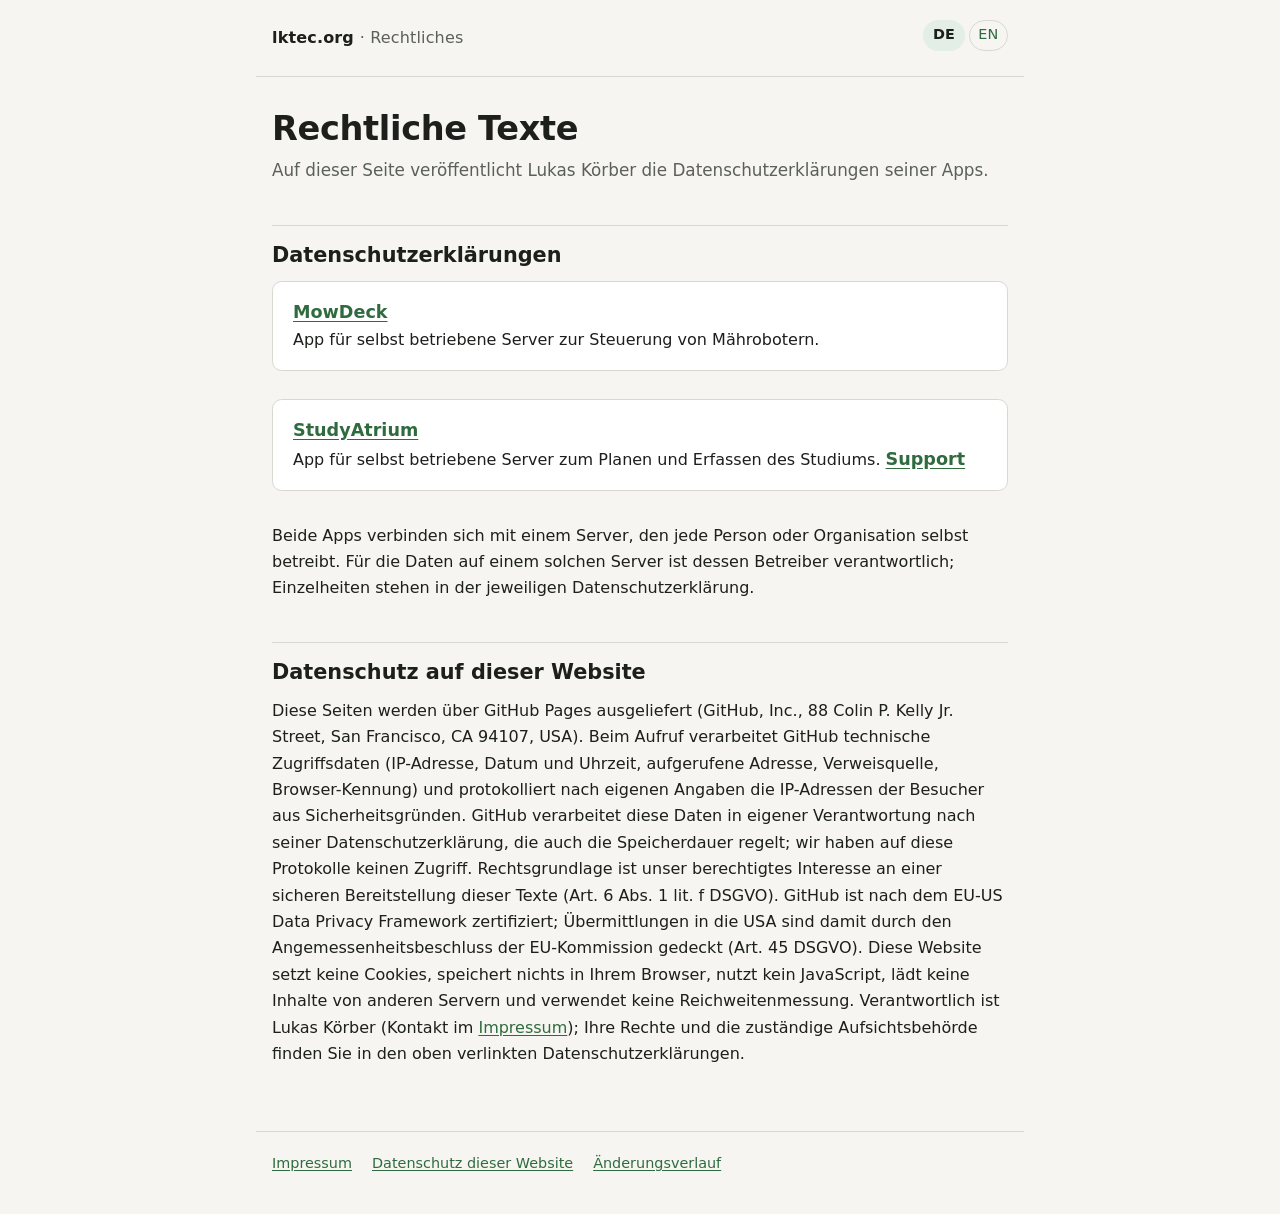
<file: index.html>
<!doctype html>
<html lang="de">
<head>
<meta charset="utf-8">
<meta name="viewport" content="width=device-width, initial-scale=1">
<title>Rechtliche Texte – lktec.org</title>
<meta name="description" content="Datenschutzerklärungen für die Apps von Lukas Körber.">
<link rel="stylesheet" href="/assets/style.css">
<link rel="icon" href="/assets/favicon.svg" type="image/svg+xml">
<link rel="icon" href="/assets/favicon-32.png" type="image/png" sizes="32x32">
<link rel="apple-touch-icon" href="/assets/apple-touch-icon.png">
<link rel="alternate" hreflang="en" href="/en/">
</head>
<body>
<a class="skip" href="#inhalt">Zum Inhalt springen</a>
<header class="site-header">
  <a class="brand" href="/">lktec.org <span>· Rechtliches</span></a>
  <nav aria-label="Sprache">
    <ul class="lang-switch">
      <li><span aria-current="page" lang="de">DE</span></li>
      <li><a href="/en/" hreflang="en" lang="en">EN</a></li>
    </ul>
  </nav>
</header>
<main id="inhalt">
  <h1>Rechtliche Texte</h1>
  <p class="lead">Auf dieser Seite veröffentlicht Lukas Körber die Datenschutzerklärungen seiner Apps.</p>
  <h2 id="apps">Datenschutzerklärungen</h2>
  <ul class="apps">
    <li class="card"><a href="/mowdeck/">MowDeck</a><br>App für selbst betriebene Server zur Steuerung von Mährobotern.</li>
    <li class="card"><a href="/studyatrium/">StudyAtrium</a><br>App für selbst betriebene Server zum Planen und Erfassen des Studiums. <a href="/studyatrium/support/">Support</a></li>
  </ul>
  <p>Beide Apps verbinden sich mit einem Server, den jede Person oder Organisation selbst betreibt. Für die Daten auf einem solchen Server ist dessen Betreiber verantwortlich; Einzelheiten stehen in der jeweiligen Datenschutzerklärung.</p>
  <h2 id="diese-website">Datenschutz auf dieser Website</h2>
  <p>Diese Seiten werden über GitHub Pages ausgeliefert (GitHub, Inc., 88 Colin P. Kelly Jr. Street, San Francisco, CA 94107, USA). Beim Aufruf verarbeitet GitHub technische Zugriffsdaten (IP-Adresse, Datum und Uhrzeit, aufgerufene Adresse, Verweisquelle, Browser-Kennung) und protokolliert nach eigenen Angaben die IP-Adressen der Besucher aus Sicherheitsgründen. GitHub verarbeitet diese Daten in eigener Verantwortung nach seiner Datenschutzerklärung, die auch die Speicherdauer regelt; wir haben auf diese Protokolle keinen Zugriff. Rechtsgrundlage ist unser berechtigtes Interesse an einer sicheren Bereitstellung dieser Texte (Art. 6 Abs. 1 lit. f DSGVO). GitHub ist nach dem EU-US Data Privacy Framework zertifiziert; Übermittlungen in die USA sind damit durch den Angemessenheitsbeschluss der EU-Kommission gedeckt (Art. 45 DSGVO). Diese Website setzt keine Cookies, speichert nichts in Ihrem Browser, nutzt kein JavaScript, lädt keine Inhalte von anderen Servern und verwendet keine Reichweitenmessung. Verantwortlich ist Lukas Körber (Kontakt im <a href="https://lktec.org/impressum">Impressum</a>); Ihre Rechte und die zuständige Aufsichtsbehörde finden Sie in den oben verlinkten Datenschutzerklärungen.</p>
</main>
<footer class="site-footer">
  <ul>
    <li><a href="https://lktec.org/impressum">Impressum</a></li>
    <li><a href="/#diese-website">Datenschutz dieser Website</a></li>
    <li><a href="https://github.com/lukislp/legal/commits/main">Änderungsverlauf</a></li>
  </ul>
</footer>
</body>
</html>
</file>
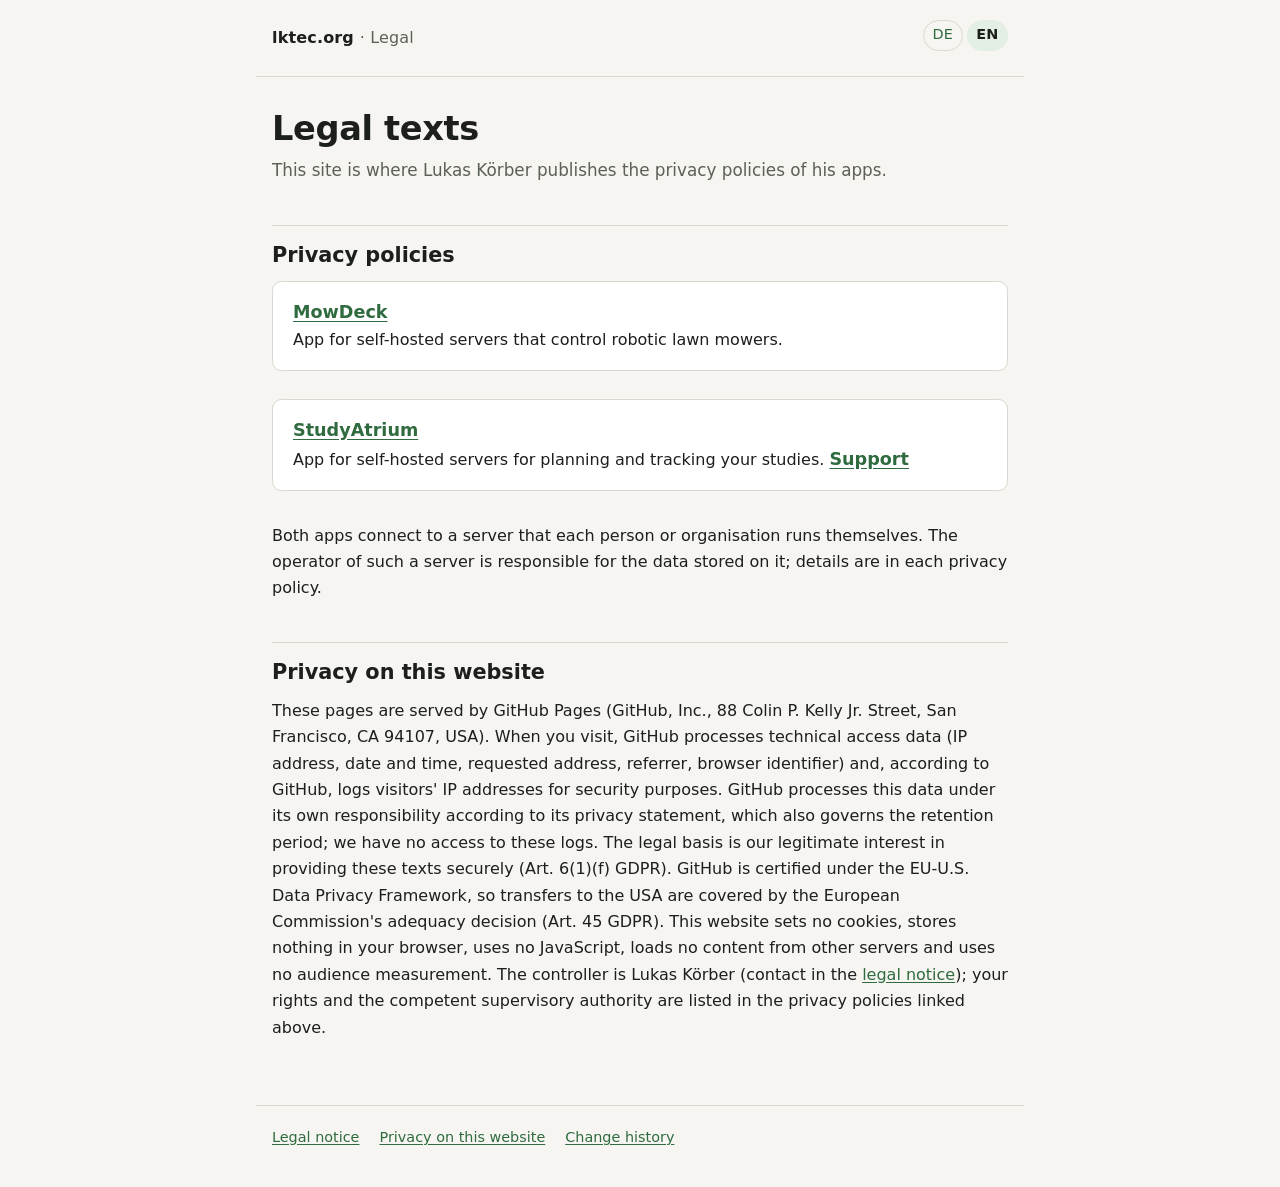
<file: en/index.html>
<!doctype html>
<html lang="en">
<head>
<meta charset="utf-8">
<meta name="viewport" content="width=device-width, initial-scale=1">
<title>Legal texts – lktec.org</title>
<meta name="description" content="Privacy policies for the apps of Lukas Körber.">
<link rel="stylesheet" href="/assets/style.css">
<link rel="icon" href="/assets/favicon.svg" type="image/svg+xml">
<link rel="icon" href="/assets/favicon-32.png" type="image/png" sizes="32x32">
<link rel="apple-touch-icon" href="/assets/apple-touch-icon.png">
<link rel="alternate" hreflang="de" href="/">
</head>
<body>
<a class="skip" href="#content">Skip to content</a>
<header class="site-header">
  <a class="brand" href="/en/">lktec.org <span>· Legal</span></a>
  <nav aria-label="Language">
    <ul class="lang-switch">
      <li><a href="/" hreflang="de" lang="de">DE</a></li>
      <li><span aria-current="page" lang="en">EN</span></li>
    </ul>
  </nav>
</header>
<main id="content">
  <h1>Legal texts</h1>
  <p class="lead">This site is where Lukas Körber publishes the privacy policies of his apps.</p>
  <h2 id="apps">Privacy policies</h2>
  <ul class="apps">
    <li class="card"><a href="/en/mowdeck/">MowDeck</a><br>App for self-hosted servers that control robotic lawn mowers.</li>
    <li class="card"><a href="/en/studyatrium/">StudyAtrium</a><br>App for self-hosted servers for planning and tracking your studies. <a href="/en/studyatrium/support/">Support</a></li>
  </ul>
  <p>Both apps connect to a server that each person or organisation runs themselves. The operator of such a server is responsible for the data stored on it; details are in each privacy policy.</p>
  <h2 id="this-website">Privacy on this website</h2>
  <p>These pages are served by GitHub Pages (GitHub, Inc., 88 Colin P. Kelly Jr. Street, San Francisco, CA 94107, USA). When you visit, GitHub processes technical access data (IP address, date and time, requested address, referrer, browser identifier) and, according to GitHub, logs visitors' IP addresses for security purposes. GitHub processes this data under its own responsibility according to its privacy statement, which also governs the retention period; we have no access to these logs. The legal basis is our legitimate interest in providing these texts securely (Art. 6(1)(f) GDPR). GitHub is certified under the EU-U.S. Data Privacy Framework, so transfers to the USA are covered by the European Commission's adequacy decision (Art. 45 GDPR). This website sets no cookies, stores nothing in your browser, uses no JavaScript, loads no content from other servers and uses no audience measurement. The controller is Lukas Körber (contact in the <a href="https://lktec.org/en/imprint">legal notice</a>); your rights and the competent supervisory authority are listed in the privacy policies linked above.</p>
</main>
<footer class="site-footer">
  <ul>
    <li><a href="https://lktec.org/en/imprint">Legal notice</a></li>
    <li><a href="/en/#this-website">Privacy on this website</a></li>
    <li><a href="https://github.com/lukislp/legal/commits/main">Change history</a></li>
  </ul>
</footer>
</body>
</html>
</file>
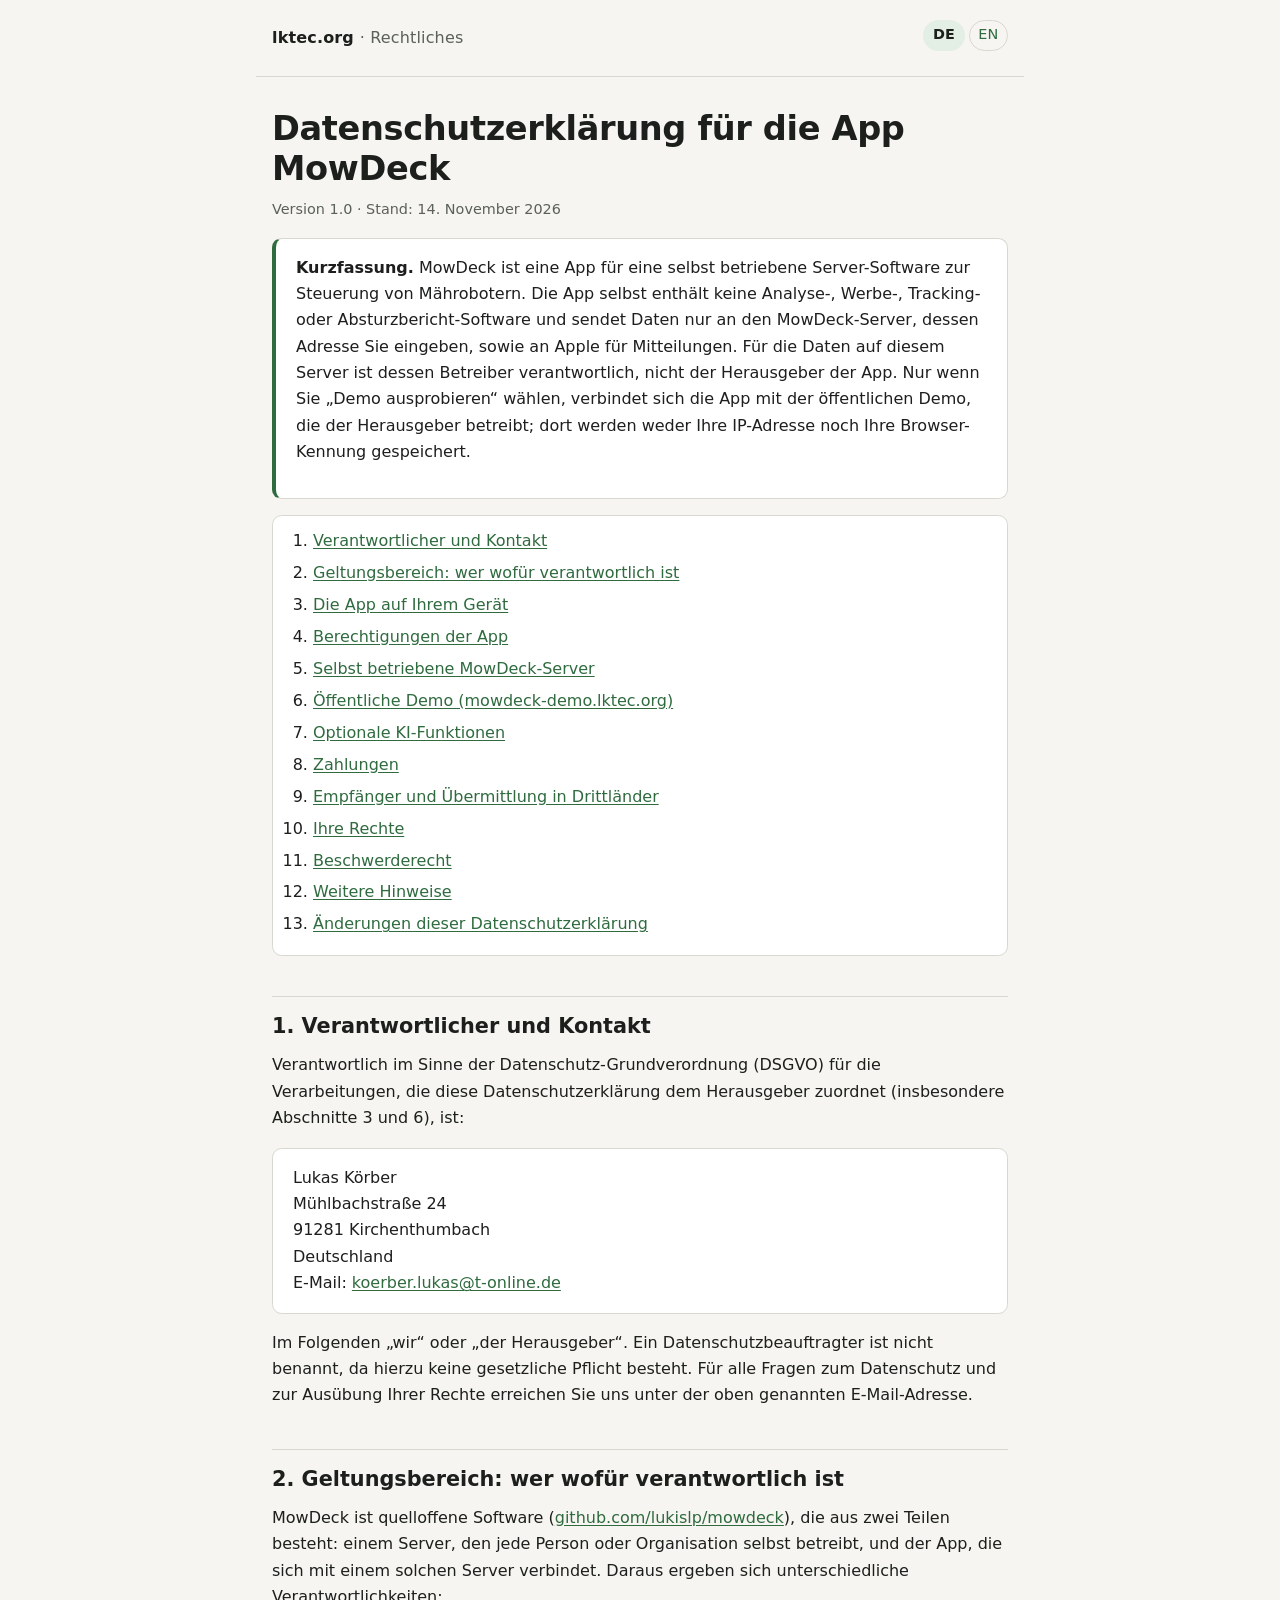
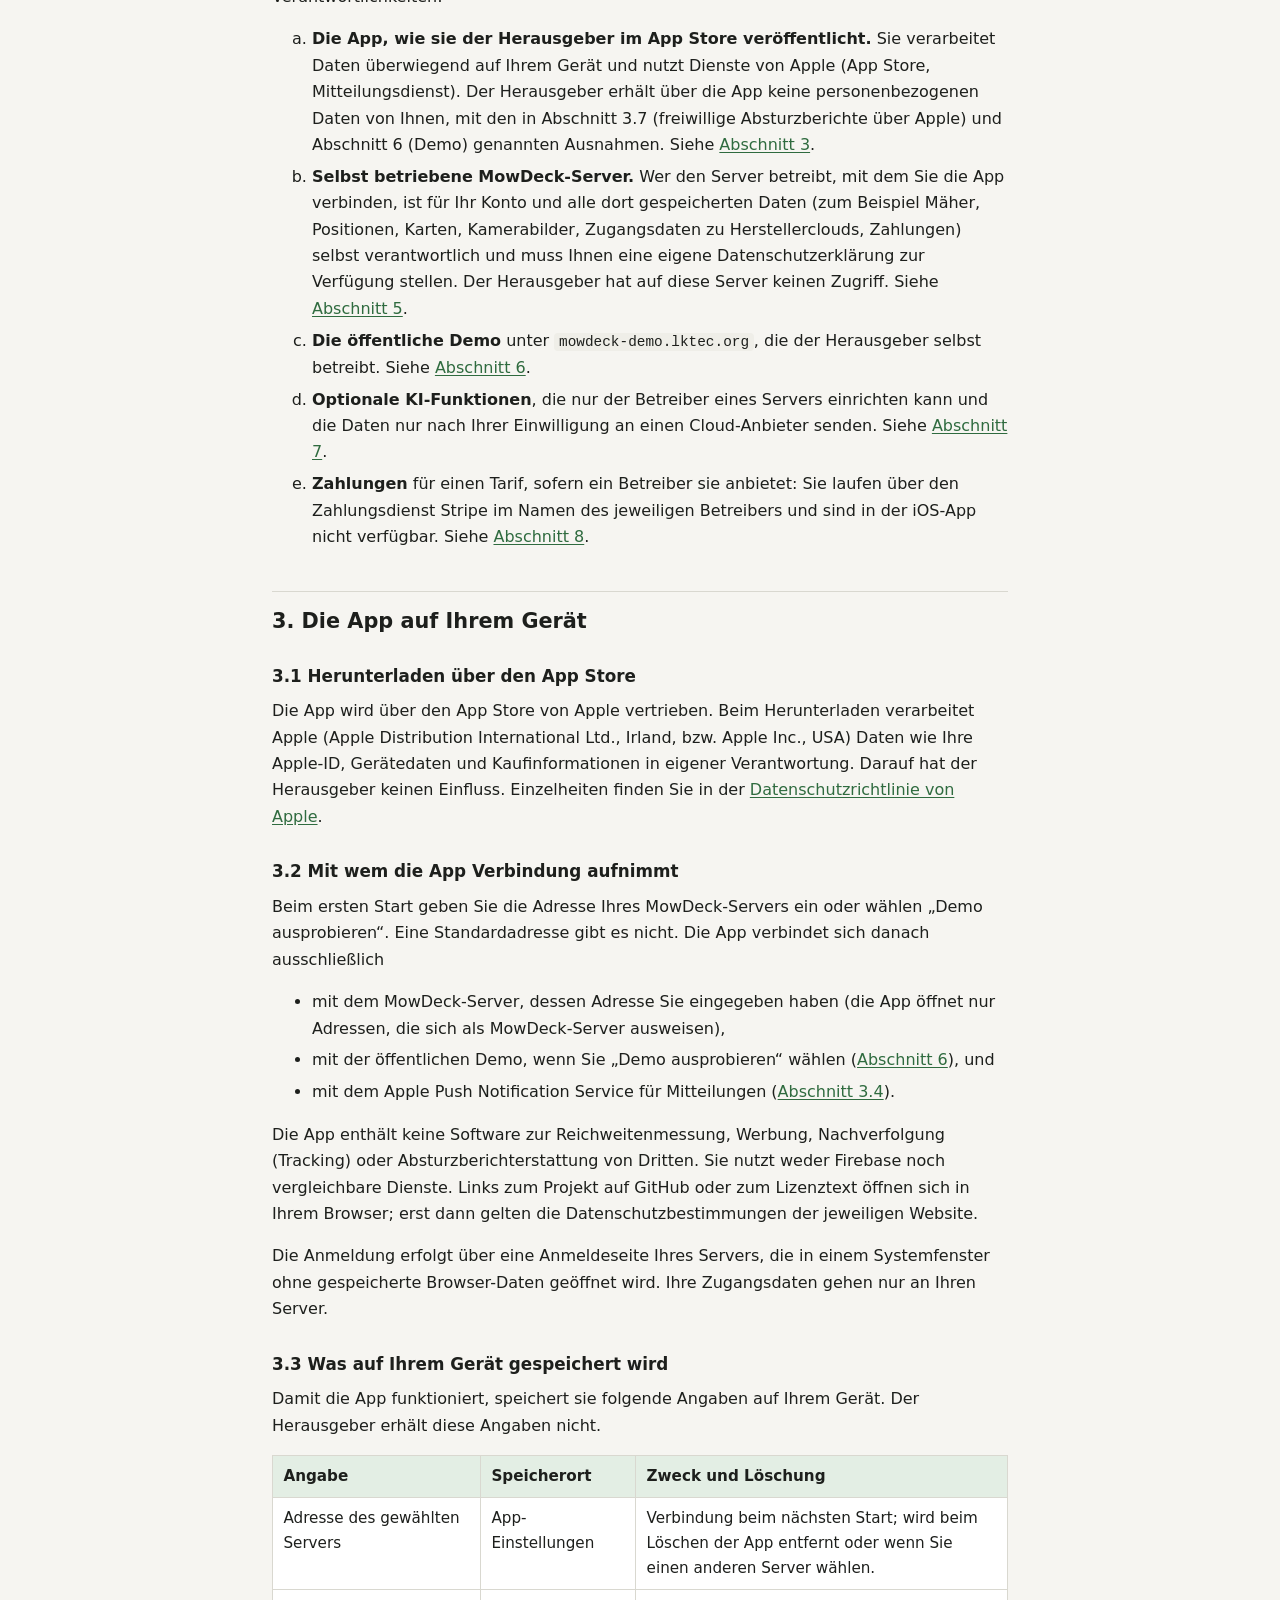
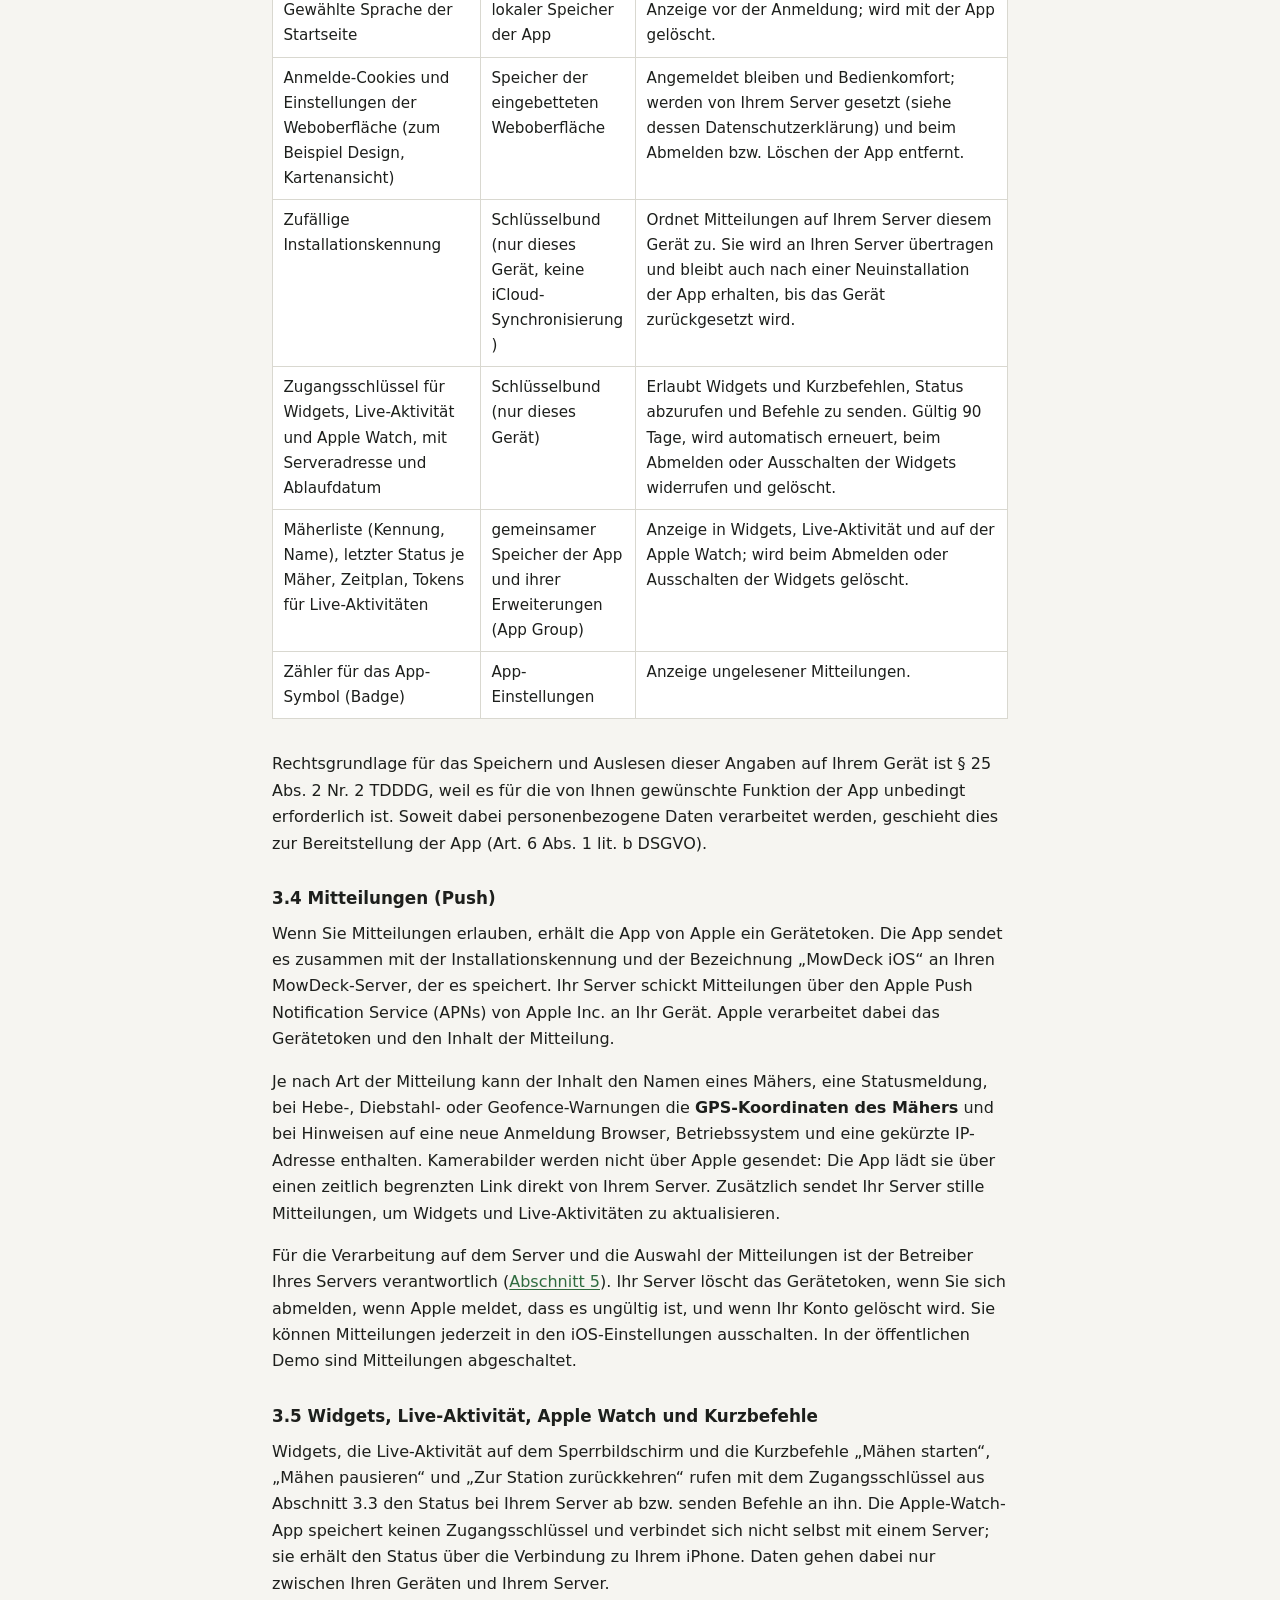
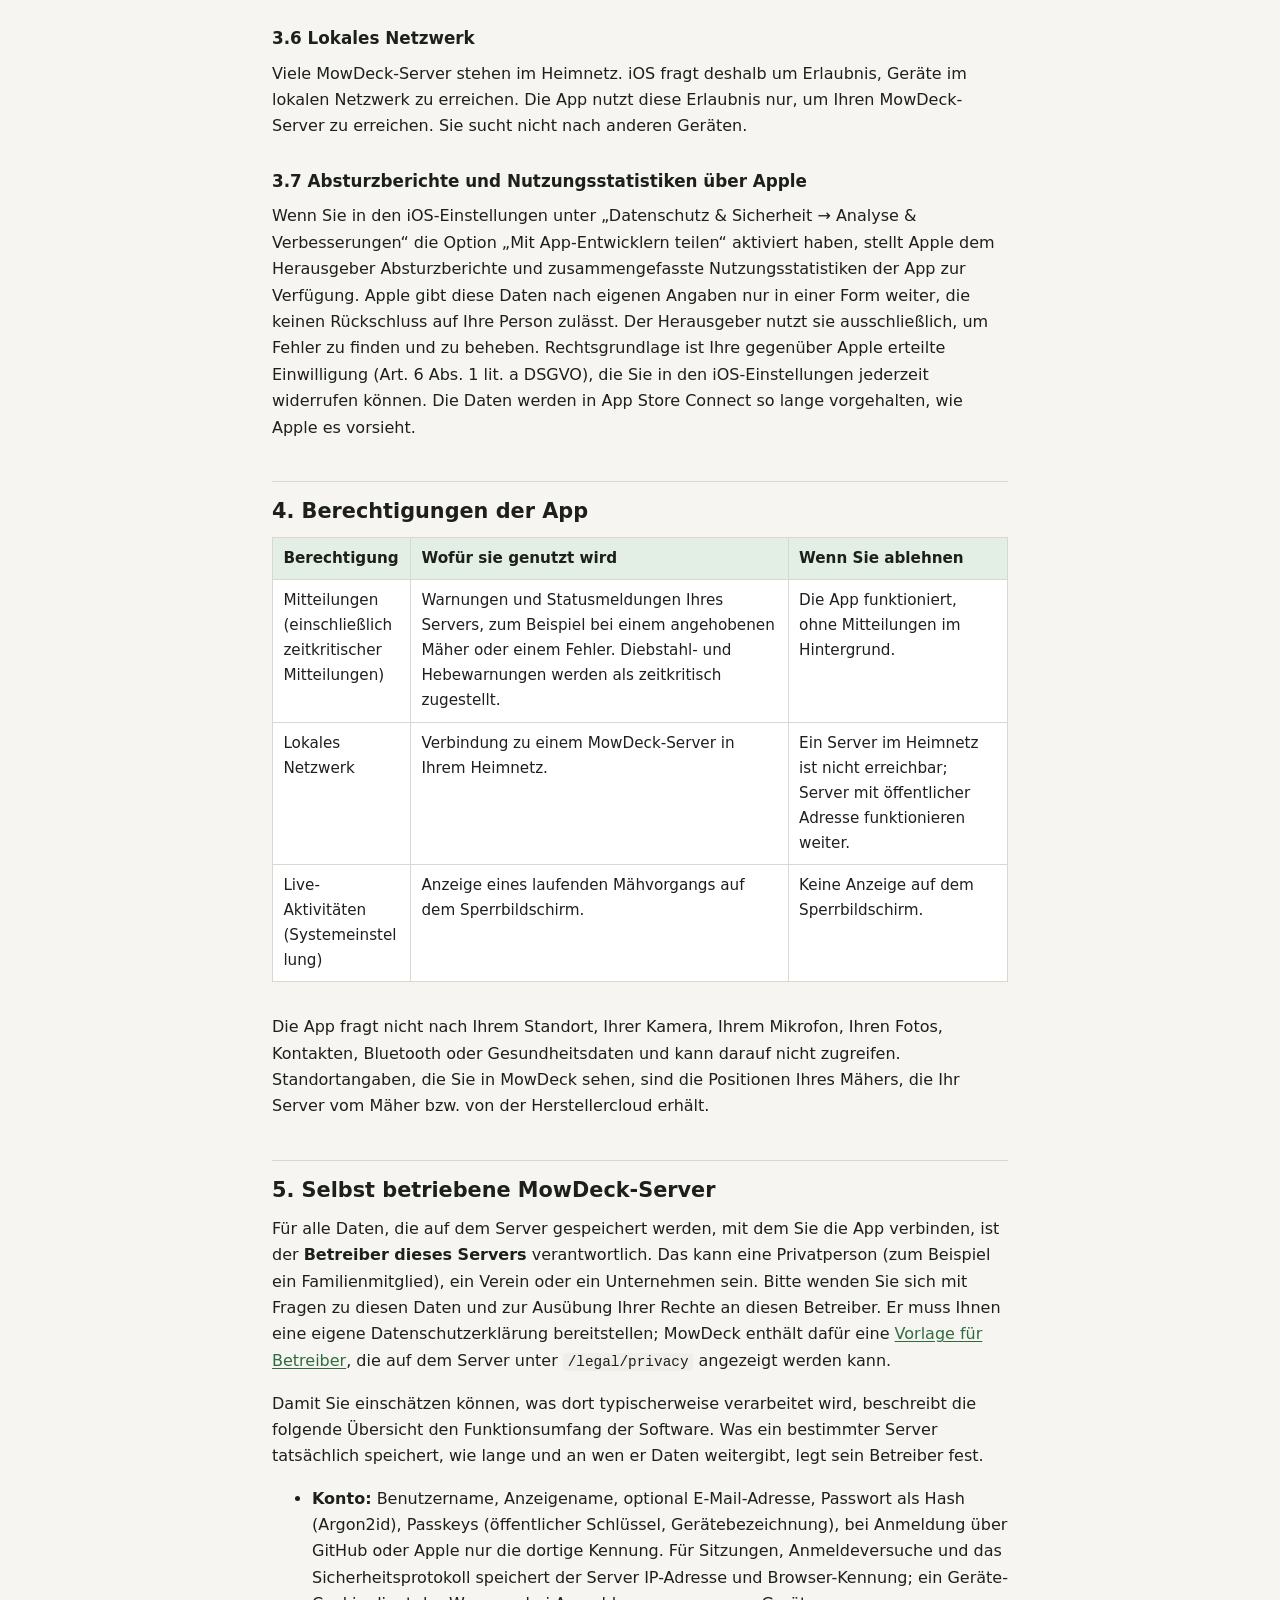
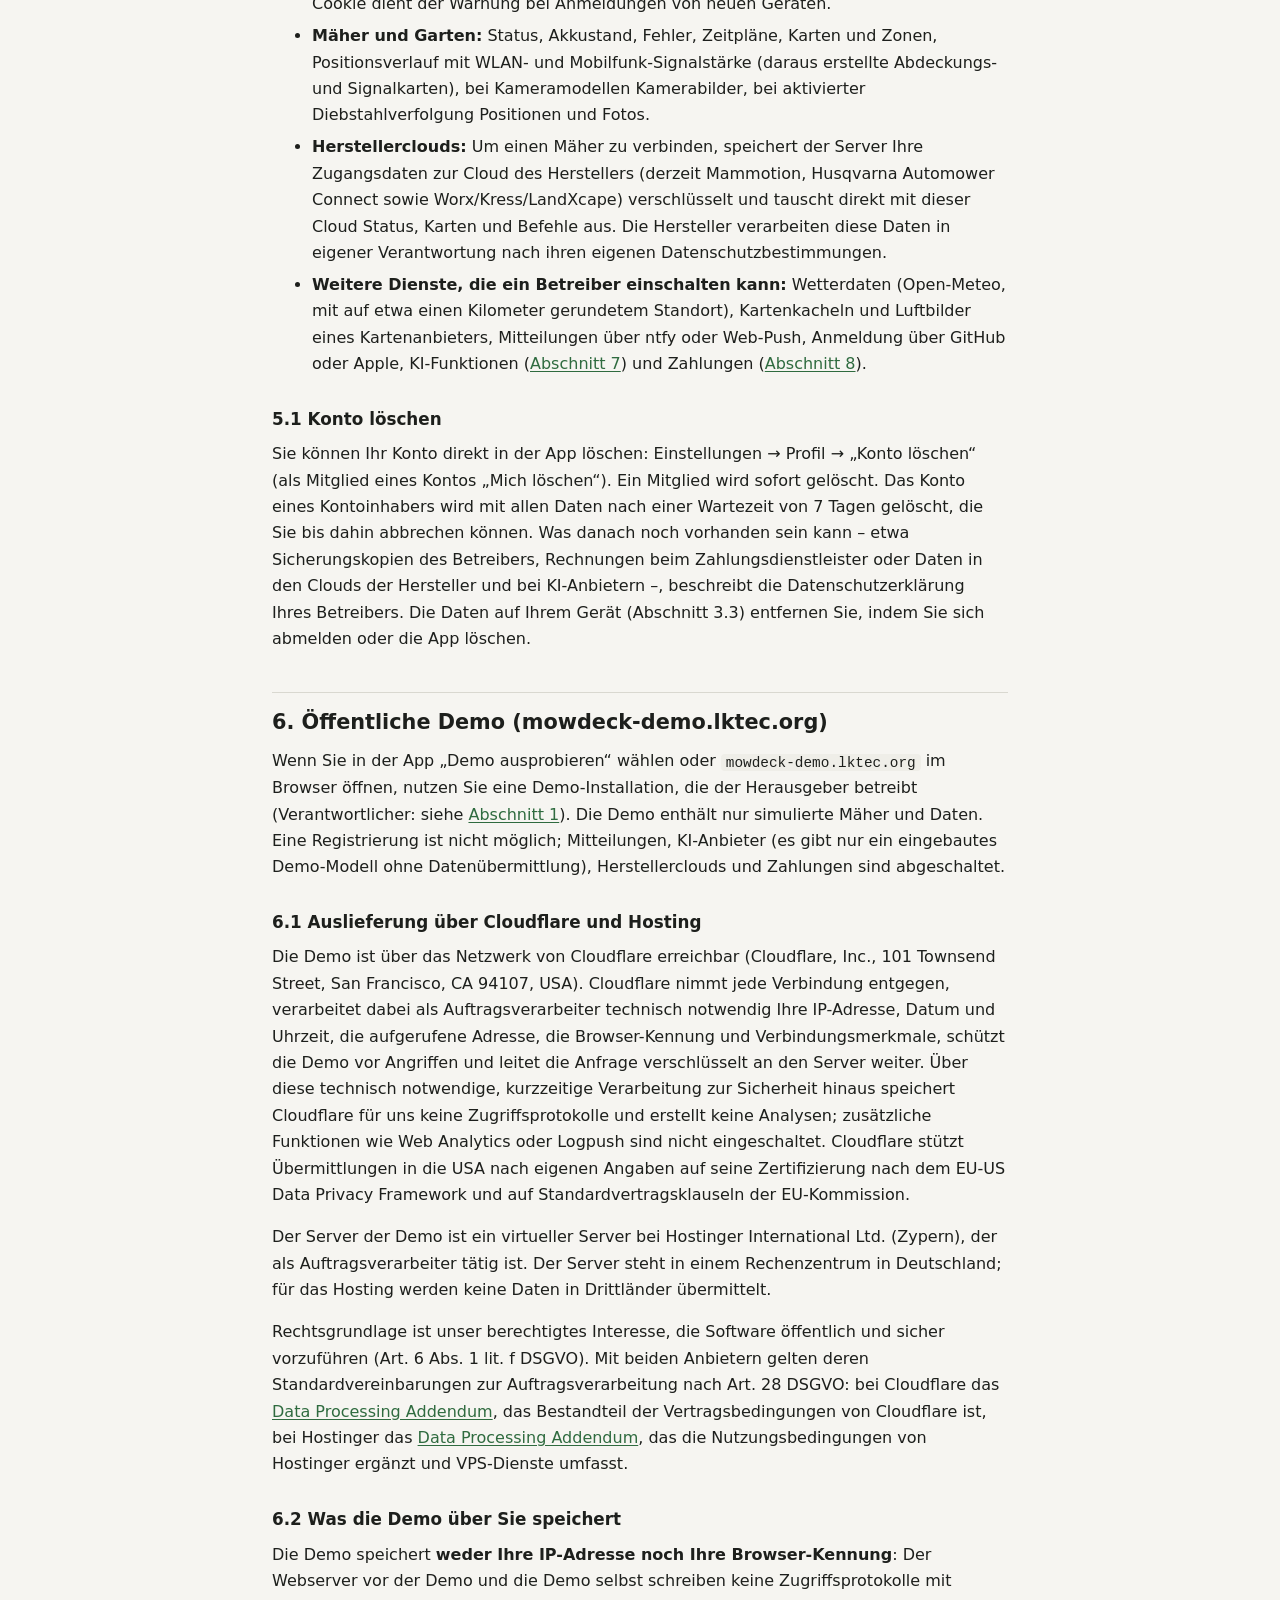
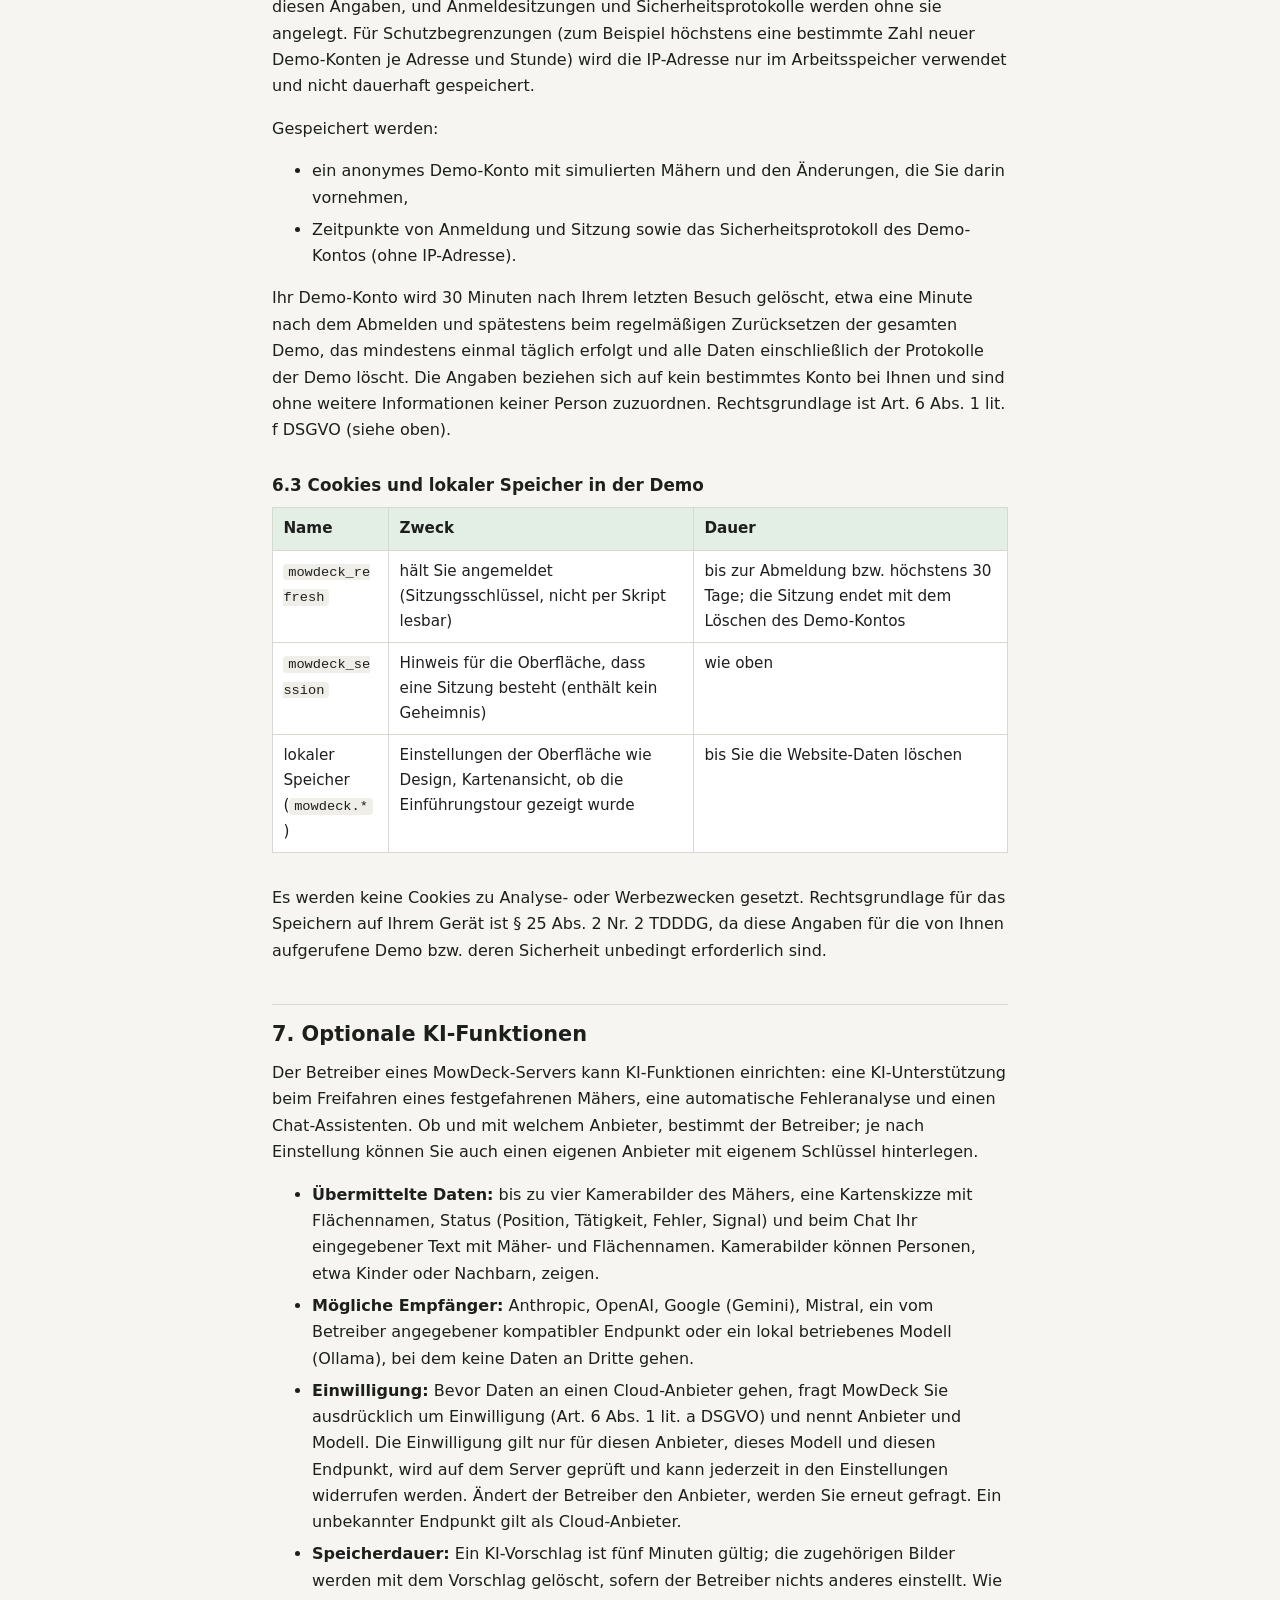
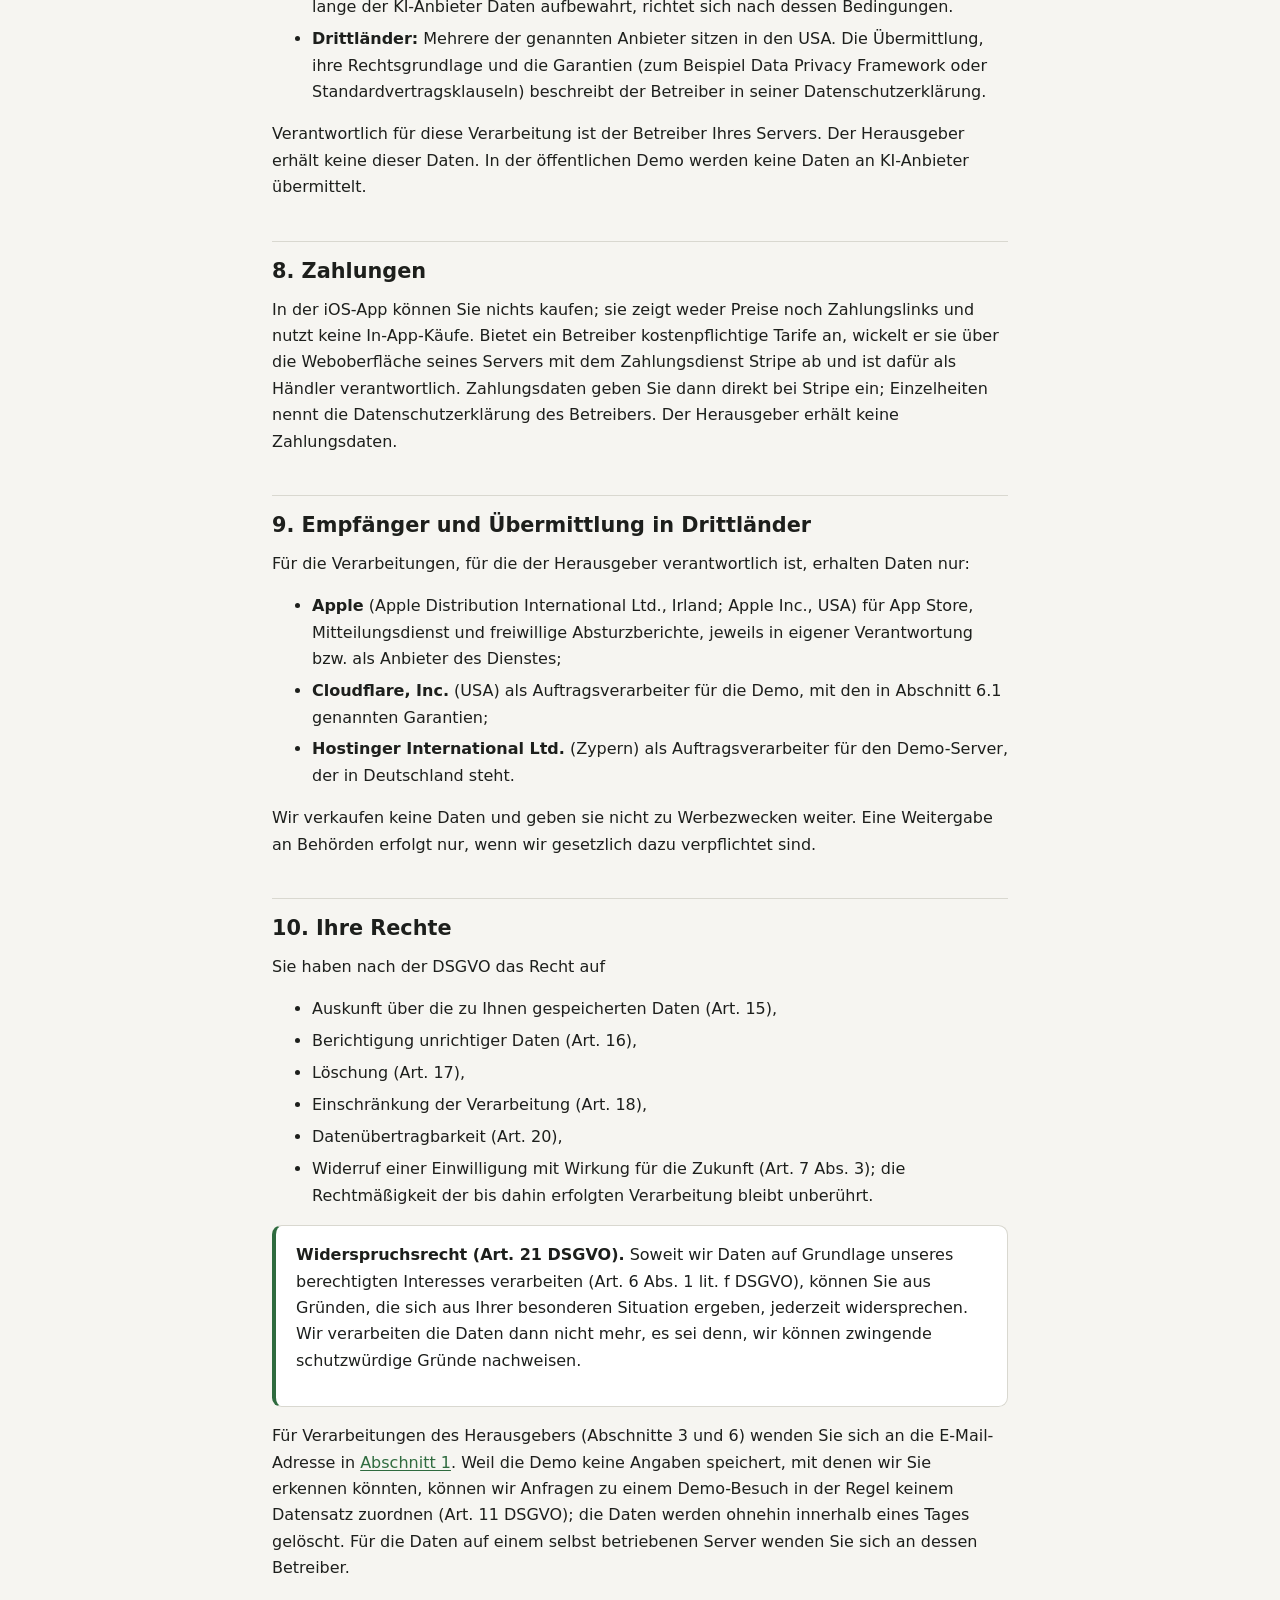
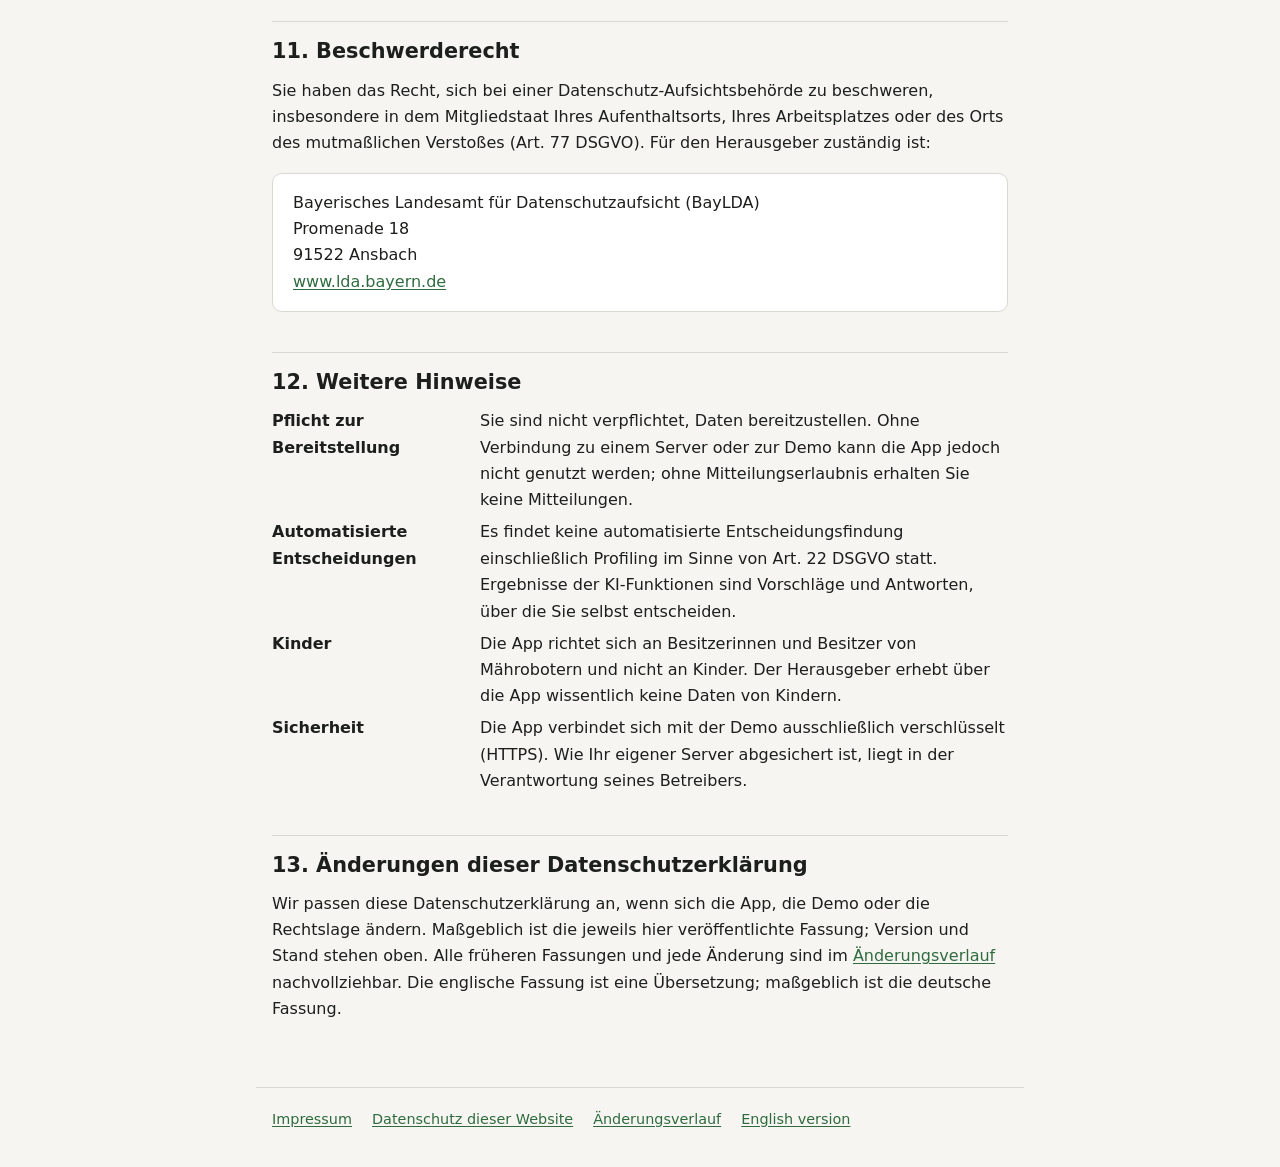
<file: mowdeck/index.html>
<!doctype html>
<html lang="de">
<head>
<meta charset="utf-8">
<meta name="viewport" content="width=device-width, initial-scale=1">
<title>Datenschutzerklärung MowDeck – lktec.org</title>
<meta name="description" content="Datenschutzerklärung für die App MowDeck: was die App verarbeitet, wer verantwortlich ist und welche Rechte Sie haben.">
<link rel="stylesheet" href="/assets/style.css">
<link rel="icon" href="/assets/favicon.svg" type="image/svg+xml">
<link rel="icon" href="/assets/favicon-32.png" type="image/png" sizes="32x32">
<link rel="apple-touch-icon" href="/assets/apple-touch-icon.png">
<link rel="alternate" hreflang="en" href="/en/mowdeck/">
</head>
<body>
<a class="skip" href="#inhalt">Zum Inhalt springen</a>
<header class="site-header">
  <a class="brand" href="/">lktec.org <span>· Rechtliches</span></a>
  <nav aria-label="Sprache">
    <ul class="lang-switch">
      <li><span aria-current="page" lang="de">DE</span></li>
      <li><a href="/en/mowdeck/" hreflang="en" lang="en">EN</a></li>
    </ul>
  </nav>
</header>
<main id="inhalt">
  <h1>Datenschutzerklärung für die App MowDeck</h1>
  <p class="meta">Version 1.0 · Stand: 14. November 2026</p>

  <div class="card note">
    <p><strong>Kurzfassung.</strong> MowDeck ist eine App für eine selbst betriebene Server-Software zur Steuerung von Mährobotern. Die App selbst enthält keine Analyse-, Werbe-, Tracking- oder Absturzbericht-Software und sendet Daten nur an den MowDeck-Server, dessen Adresse Sie eingeben, sowie an Apple für Mitteilungen. Für die Daten auf diesem Server ist dessen Betreiber verantwortlich, nicht der Herausgeber der App. Nur wenn Sie „Demo ausprobieren“ wählen, verbindet sich die App mit der öffentlichen Demo, die der Herausgeber betreibt; dort werden weder Ihre IP-Adresse noch Ihre Browser-Kennung gespeichert.</p>
  </div>

  <nav class="toc" aria-label="Inhalt">
    <ol>
      <li><a href="#verantwortlicher">Verantwortlicher und Kontakt</a></li>
      <li><a href="#geltungsbereich">Geltungsbereich: wer wofür verantwortlich ist</a></li>
      <li><a href="#app">Die App auf Ihrem Gerät</a></li>
      <li><a href="#berechtigungen">Berechtigungen der App</a></li>
      <li><a href="#server">Selbst betriebene MowDeck-Server</a></li>
      <li><a href="#demo">Öffentliche Demo (mowdeck-demo.lktec.org)</a></li>
      <li><a href="#ki">Optionale KI-Funktionen</a></li>
      <li><a href="#zahlungen">Zahlungen</a></li>
      <li><a href="#empfaenger">Empfänger und Übermittlung in Drittländer</a></li>
      <li><a href="#rechte">Ihre Rechte</a></li>
      <li><a href="#beschwerde">Beschwerderecht</a></li>
      <li><a href="#weiteres">Weitere Hinweise</a></li>
      <li><a href="#aenderungen">Änderungen dieser Datenschutzerklärung</a></li>
    </ol>
  </nav>

  <h2 id="verantwortlicher">1. Verantwortlicher und Kontakt</h2>
  <p>Verantwortlich im Sinne der Datenschutz-Grundverordnung (DSGVO) für die Verarbeitungen, die diese Datenschutzerklärung dem Herausgeber zuordnet (insbesondere Abschnitte 3 und 6), ist:</p>
  <div class="card">
    <address>Lukas Körber<br>Mühlbachstraße 24<br>91281 Kirchenthumbach<br>Deutschland<br>
    E-Mail: <a href="mailto:koerber.lukas@t-online.de">koerber.lukas@t-online.de</a></address>
  </div>
  <p>Im Folgenden „wir“ oder „der Herausgeber“. Ein Datenschutzbeauftragter ist nicht benannt, da hierzu keine gesetzliche Pflicht besteht. Für alle Fragen zum Datenschutz und zur Ausübung Ihrer Rechte erreichen Sie uns unter der oben genannten E-Mail-Adresse.</p>

  <h2 id="geltungsbereich">2. Geltungsbereich: wer wofür verantwortlich ist</h2>
  <p>MowDeck ist quelloffene Software (<a href="https://github.com/lukislp/mowdeck">github.com/lukislp/mowdeck</a>), die aus zwei Teilen besteht: einem Server, den jede Person oder Organisation selbst betreibt, und der App, die sich mit einem solchen Server verbindet. Daraus ergeben sich unterschiedliche Verantwortlichkeiten:</p>
  <ol type="a">
    <li><strong>Die App, wie sie der Herausgeber im App Store veröffentlicht.</strong> Sie verarbeitet Daten überwiegend auf Ihrem Gerät und nutzt Dienste von Apple (App Store, Mitteilungsdienst). Der Herausgeber erhält über die App keine personenbezogenen Daten von Ihnen, mit den in Abschnitt 3.7 (freiwillige Absturzberichte über Apple) und Abschnitt 6 (Demo) genannten Ausnahmen. Siehe <a href="#app">Abschnitt 3</a>.</li>
    <li><strong>Selbst betriebene MowDeck-Server.</strong> Wer den Server betreibt, mit dem Sie die App verbinden, ist für Ihr Konto und alle dort gespeicherten Daten (zum Beispiel Mäher, Positionen, Karten, Kamerabilder, Zugangsdaten zu Herstellerclouds, Zahlungen) selbst verantwortlich und muss Ihnen eine eigene Datenschutzerklärung zur Verfügung stellen. Der Herausgeber hat auf diese Server keinen Zugriff. Siehe <a href="#server">Abschnitt 5</a>.</li>
    <li><strong>Die öffentliche Demo</strong> unter <code>mowdeck-demo.lktec.org</code>, die der Herausgeber selbst betreibt. Siehe <a href="#demo">Abschnitt 6</a>.</li>
    <li><strong>Optionale KI-Funktionen</strong>, die nur der Betreiber eines Servers einrichten kann und die Daten nur nach Ihrer Einwilligung an einen Cloud-Anbieter senden. Siehe <a href="#ki">Abschnitt 7</a>.</li>
    <li><strong>Zahlungen</strong> für einen Tarif, sofern ein Betreiber sie anbietet: Sie laufen über den Zahlungsdienst Stripe im Namen des jeweiligen Betreibers und sind in der iOS-App nicht verfügbar. Siehe <a href="#zahlungen">Abschnitt 8</a>.</li>
  </ol>

  <h2 id="app">3. Die App auf Ihrem Gerät</h2>

  <h3 id="app-store">3.1 Herunterladen über den App Store</h3>
  <p>Die App wird über den App Store von Apple vertrieben. Beim Herunterladen verarbeitet Apple (Apple Distribution International Ltd., Irland, bzw. Apple Inc., USA) Daten wie Ihre Apple-ID, Gerätedaten und Kaufinformationen in eigener Verantwortung. Darauf hat der Herausgeber keinen Einfluss. Einzelheiten finden Sie in der <a href="https://www.apple.com/de/legal/privacy/de-ww/">Datenschutzrichtlinie von Apple</a>.</p>

  <h3 id="verbindungen">3.2 Mit wem die App Verbindung aufnimmt</h3>
  <p>Beim ersten Start geben Sie die Adresse Ihres MowDeck-Servers ein oder wählen „Demo ausprobieren“. Eine Standardadresse gibt es nicht. Die App verbindet sich danach ausschließlich</p>
  <ul>
    <li>mit dem MowDeck-Server, dessen Adresse Sie eingegeben haben (die App öffnet nur Adressen, die sich als MowDeck-Server ausweisen),</li>
    <li>mit der öffentlichen Demo, wenn Sie „Demo ausprobieren“ wählen (<a href="#demo">Abschnitt 6</a>), und</li>
    <li>mit dem Apple Push Notification Service für Mitteilungen (<a href="#mitteilungen">Abschnitt 3.4</a>).</li>
  </ul>
  <p>Die App enthält keine Software zur Reichweitenmessung, Werbung, Nachverfolgung (Tracking) oder Absturzberichterstattung von Dritten. Sie nutzt weder Firebase noch vergleichbare Dienste. Links zum Projekt auf GitHub oder zum Lizenztext öffnen sich in Ihrem Browser; erst dann gelten die Datenschutzbestimmungen der jeweiligen Website.</p>
  <p>Die Anmeldung erfolgt über eine Anmeldeseite Ihres Servers, die in einem Systemfenster ohne gespeicherte Browser-Daten geöffnet wird. Ihre Zugangsdaten gehen nur an Ihren Server.</p>

  <h3 id="geraet">3.3 Was auf Ihrem Gerät gespeichert wird</h3>
  <p>Damit die App funktioniert, speichert sie folgende Angaben auf Ihrem Gerät. Der Herausgeber erhält diese Angaben nicht.</p>
  <div class="table-wrap">
  <table>
    <thead><tr><th scope="col">Angabe</th><th scope="col">Speicherort</th><th scope="col">Zweck und Löschung</th></tr></thead>
    <tbody>
      <tr><td>Adresse des gewählten Servers</td><td>App-Einstellungen</td><td>Verbindung beim nächsten Start; wird beim Löschen der App entfernt oder wenn Sie einen anderen Server wählen.</td></tr>
      <tr><td>Gewählte Sprache der Startseite</td><td>lokaler Speicher der App</td><td>Anzeige vor der Anmeldung; wird mit der App gelöscht.</td></tr>
      <tr><td>Anmelde-Cookies und Einstellungen der Weboberfläche (zum Beispiel Design, Kartenansicht)</td><td>Speicher der eingebetteten Weboberfläche</td><td>Angemeldet bleiben und Bedienkomfort; werden von Ihrem Server gesetzt (siehe dessen Datenschutzerklärung) und beim Abmelden bzw. Löschen der App entfernt.</td></tr>
      <tr><td>Zufällige Installationskennung</td><td>Schlüsselbund (nur dieses Gerät, keine iCloud-Synchronisierung)</td><td>Ordnet Mitteilungen auf Ihrem Server diesem Gerät zu. Sie wird an Ihren Server übertragen und bleibt auch nach einer Neuinstallation der App erhalten, bis das Gerät zurückgesetzt wird.</td></tr>
      <tr><td>Zugangsschlüssel für Widgets, Live-Aktivität und Apple Watch, mit Serveradresse und Ablaufdatum</td><td>Schlüsselbund (nur dieses Gerät)</td><td>Erlaubt Widgets und Kurzbefehlen, Status abzurufen und Befehle zu senden. Gültig 90 Tage, wird automatisch erneuert, beim Abmelden oder Ausschalten der Widgets widerrufen und gelöscht.</td></tr>
      <tr><td>Mäherliste (Kennung, Name), letzter Status je Mäher, Zeitplan, Tokens für Live-Aktivitäten</td><td>gemeinsamer Speicher der App und ihrer Erweiterungen (App Group)</td><td>Anzeige in Widgets, Live-Aktivität und auf der Apple Watch; wird beim Abmelden oder Ausschalten der Widgets gelöscht.</td></tr>
      <tr><td>Zähler für das App-Symbol (Badge)</td><td>App-Einstellungen</td><td>Anzeige ungelesener Mitteilungen.</td></tr>
    </tbody>
  </table>
  </div>
  <p>Rechtsgrundlage für das Speichern und Auslesen dieser Angaben auf Ihrem Gerät ist § 25 Abs. 2 Nr. 2 TDDDG, weil es für die von Ihnen gewünschte Funktion der App unbedingt erforderlich ist. Soweit dabei personenbezogene Daten verarbeitet werden, geschieht dies zur Bereitstellung der App (Art. 6 Abs. 1 lit. b DSGVO).</p>

  <h3 id="mitteilungen">3.4 Mitteilungen (Push)</h3>
  <p>Wenn Sie Mitteilungen erlauben, erhält die App von Apple ein Gerätetoken. Die App sendet es zusammen mit der Installationskennung und der Bezeichnung „MowDeck iOS“ an Ihren MowDeck-Server, der es speichert. Ihr Server schickt Mitteilungen über den Apple Push Notification Service (APNs) von Apple Inc. an Ihr Gerät. Apple verarbeitet dabei das Gerätetoken und den Inhalt der Mitteilung.</p>
  <p>Je nach Art der Mitteilung kann der Inhalt den Namen eines Mähers, eine Statusmeldung, bei Hebe-, Diebstahl- oder Geofence-Warnungen die <strong>GPS-Koordinaten des Mähers</strong> und bei Hinweisen auf eine neue Anmeldung Browser, Betriebssystem und eine gekürzte IP-Adresse enthalten. Kamerabilder werden nicht über Apple gesendet: Die App lädt sie über einen zeitlich begrenzten Link direkt von Ihrem Server. Zusätzlich sendet Ihr Server stille Mitteilungen, um Widgets und Live-Aktivitäten zu aktualisieren.</p>
  <p>Für die Verarbeitung auf dem Server und die Auswahl der Mitteilungen ist der Betreiber Ihres Servers verantwortlich (<a href="#server">Abschnitt 5</a>). Ihr Server löscht das Gerätetoken, wenn Sie sich abmelden, wenn Apple meldet, dass es ungültig ist, und wenn Ihr Konto gelöscht wird. Sie können Mitteilungen jederzeit in den iOS-Einstellungen ausschalten. In der öffentlichen Demo sind Mitteilungen abgeschaltet.</p>

  <h3 id="widgets">3.5 Widgets, Live-Aktivität, Apple Watch und Kurzbefehle</h3>
  <p>Widgets, die Live-Aktivität auf dem Sperrbildschirm und die Kurzbefehle „Mähen starten“, „Mähen pausieren“ und „Zur Station zurückkehren“ rufen mit dem Zugangsschlüssel aus Abschnitt 3.3 den Status bei Ihrem Server ab bzw. senden Befehle an ihn. Die Apple-Watch-App speichert keinen Zugangsschlüssel und verbindet sich nicht selbst mit einem Server; sie erhält den Status über die Verbindung zu Ihrem iPhone. Daten gehen dabei nur zwischen Ihren Geräten und Ihrem Server.</p>

  <h3 id="netzwerk">3.6 Lokales Netzwerk</h3>
  <p>Viele MowDeck-Server stehen im Heimnetz. iOS fragt deshalb um Erlaubnis, Geräte im lokalen Netzwerk zu erreichen. Die App nutzt diese Erlaubnis nur, um Ihren MowDeck-Server zu erreichen. Sie sucht nicht nach anderen Geräten.</p>

  <h3 id="absturzberichte">3.7 Absturzberichte und Nutzungsstatistiken über Apple</h3>
  <p>Wenn Sie in den iOS-Einstellungen unter „Datenschutz &amp; Sicherheit → Analyse &amp; Verbesserungen“ die Option „Mit App-Entwicklern teilen“ aktiviert haben, stellt Apple dem Herausgeber Absturzberichte und zusammengefasste Nutzungsstatistiken der App zur Verfügung. Apple gibt diese Daten nach eigenen Angaben nur in einer Form weiter, die keinen Rückschluss auf Ihre Person zulässt. Der Herausgeber nutzt sie ausschließlich, um Fehler zu finden und zu beheben. Rechtsgrundlage ist Ihre gegenüber Apple erteilte Einwilligung (Art. 6 Abs. 1 lit. a DSGVO), die Sie in den iOS-Einstellungen jederzeit widerrufen können. Die Daten werden in App Store Connect so lange vorgehalten, wie Apple es vorsieht.</p>

  <h2 id="berechtigungen">4. Berechtigungen der App</h2>
  <div class="table-wrap">
  <table>
    <thead><tr><th scope="col">Berechtigung</th><th scope="col">Wofür sie genutzt wird</th><th scope="col">Wenn Sie ablehnen</th></tr></thead>
    <tbody>
      <tr><td>Mitteilungen (einschließlich zeitkritischer Mitteilungen)</td><td>Warnungen und Statusmeldungen Ihres Servers, zum Beispiel bei einem angehobenen Mäher oder einem Fehler. Diebstahl- und Hebewarnungen werden als zeitkritisch zugestellt.</td><td>Die App funktioniert, ohne Mitteilungen im Hintergrund.</td></tr>
      <tr><td>Lokales Netzwerk</td><td>Verbindung zu einem MowDeck-Server in Ihrem Heimnetz.</td><td>Ein Server im Heimnetz ist nicht erreichbar; Server mit öffentlicher Adresse funktionieren weiter.</td></tr>
      <tr><td>Live-Aktivitäten (Systemeinstellung)</td><td>Anzeige eines laufenden Mähvorgangs auf dem Sperrbildschirm.</td><td>Keine Anzeige auf dem Sperrbildschirm.</td></tr>
    </tbody>
  </table>
  </div>
  <p>Die App fragt nicht nach Ihrem Standort, Ihrer Kamera, Ihrem Mikrofon, Ihren Fotos, Kontakten, Bluetooth oder Gesundheitsdaten und kann darauf nicht zugreifen. Standortangaben, die Sie in MowDeck sehen, sind die Positionen Ihres Mähers, die Ihr Server vom Mäher bzw. von der Herstellercloud erhält.</p>

  <h2 id="server">5. Selbst betriebene MowDeck-Server</h2>
  <p>Für alle Daten, die auf dem Server gespeichert werden, mit dem Sie die App verbinden, ist der <strong>Betreiber dieses Servers</strong> verantwortlich. Das kann eine Privatperson (zum Beispiel ein Familienmitglied), ein Verein oder ein Unternehmen sein. Bitte wenden Sie sich mit Fragen zu diesen Daten und zur Ausübung Ihrer Rechte an diesen Betreiber. Er muss Ihnen eine eigene Datenschutzerklärung bereitstellen; MowDeck enthält dafür eine <a href="https://github.com/lukislp/mowdeck/blob/main/apps/web/static/legal/privacy.md">Vorlage für Betreiber</a>, die auf dem Server unter <code>/legal/privacy</code> angezeigt werden kann.</p>
  <p>Damit Sie einschätzen können, was dort typischerweise verarbeitet wird, beschreibt die folgende Übersicht den Funktionsumfang der Software. Was ein bestimmter Server tatsächlich speichert, wie lange und an wen er Daten weitergibt, legt sein Betreiber fest.</p>
  <ul>
    <li><strong>Konto:</strong> Benutzername, Anzeigename, optional E-Mail-Adresse, Passwort als Hash (Argon2id), Passkeys (öffentlicher Schlüssel, Gerätebezeichnung), bei Anmeldung über GitHub oder Apple nur die dortige Kennung. Für Sitzungen, Anmeldeversuche und das Sicherheitsprotokoll speichert der Server IP-Adresse und Browser-Kennung; ein Geräte-Cookie dient der Warnung bei Anmeldungen von neuen Geräten.</li>
    <li><strong>Mäher und Garten:</strong> Status, Akkustand, Fehler, Zeitpläne, Karten und Zonen, Positionsverlauf mit WLAN- und Mobilfunk-Signalstärke (daraus erstellte Abdeckungs- und Signalkarten), bei Kameramodellen Kamerabilder, bei aktivierter Diebstahlverfolgung Positionen und Fotos.</li>
    <li><strong>Herstellerclouds:</strong> Um einen Mäher zu verbinden, speichert der Server Ihre Zugangsdaten zur Cloud des Herstellers (derzeit Mammotion, Husqvarna Automower Connect sowie Worx/Kress/LandXcape) verschlüsselt und tauscht direkt mit dieser Cloud Status, Karten und Befehle aus. Die Hersteller verarbeiten diese Daten in eigener Verantwortung nach ihren eigenen Datenschutzbestimmungen.</li>
    <li><strong>Weitere Dienste, die ein Betreiber einschalten kann:</strong> Wetterdaten (Open-Meteo, mit auf etwa einen Kilometer gerundetem Standort), Kartenkacheln und Luftbilder eines Kartenanbieters, Mitteilungen über ntfy oder Web-Push, Anmeldung über GitHub oder Apple, KI-Funktionen (<a href="#ki">Abschnitt 7</a>) und Zahlungen (<a href="#zahlungen">Abschnitt 8</a>).</li>
  </ul>
  <h3 id="konto-loeschen">5.1 Konto löschen</h3>
  <p>Sie können Ihr Konto direkt in der App löschen: Einstellungen → Profil → „Konto löschen“ (als Mitglied eines Kontos „Mich löschen“). Ein Mitglied wird sofort gelöscht. Das Konto eines Kontoinhabers wird mit allen Daten nach einer Wartezeit von 7 Tagen gelöscht, die Sie bis dahin abbrechen können. Was danach noch vorhanden sein kann – etwa Sicherungskopien des Betreibers, Rechnungen beim Zahlungsdienstleister oder Daten in den Clouds der Hersteller und bei KI-Anbietern –, beschreibt die Datenschutzerklärung Ihres Betreibers. Die Daten auf Ihrem Gerät (Abschnitt 3.3) entfernen Sie, indem Sie sich abmelden oder die App löschen.</p>

  <h2 id="demo">6. Öffentliche Demo (mowdeck-demo.lktec.org)</h2>
  <p>Wenn Sie in der App „Demo ausprobieren“ wählen oder <code>mowdeck-demo.lktec.org</code> im Browser öffnen, nutzen Sie eine Demo-Installation, die der Herausgeber betreibt (Verantwortlicher: siehe <a href="#verantwortlicher">Abschnitt 1</a>). Die Demo enthält nur simulierte Mäher und Daten. Eine Registrierung ist nicht möglich; Mitteilungen, KI-Anbieter (es gibt nur ein eingebautes Demo-Modell ohne Datenübermittlung), Herstellerclouds und Zahlungen sind abgeschaltet.</p>

  <h3 id="demo-verbindung">6.1 Auslieferung über Cloudflare und Hosting</h3>
  <p>Die Demo ist über das Netzwerk von Cloudflare erreichbar (Cloudflare, Inc., 101 Townsend Street, San Francisco, CA 94107, USA). Cloudflare nimmt jede Verbindung entgegen, verarbeitet dabei als Auftragsverarbeiter technisch notwendig Ihre IP-Adresse, Datum und Uhrzeit, die aufgerufene Adresse, die Browser-Kennung und Verbindungsmerkmale, schützt die Demo vor Angriffen und leitet die Anfrage verschlüsselt an den Server weiter. Über diese technisch notwendige, kurzzeitige Verarbeitung zur Sicherheit hinaus speichert Cloudflare für uns keine Zugriffsprotokolle und erstellt keine Analysen; zusätzliche Funktionen wie Web Analytics oder Logpush sind nicht eingeschaltet. Cloudflare stützt Übermittlungen in die USA nach eigenen Angaben auf seine Zertifizierung nach dem EU-US Data Privacy Framework und auf Standardvertragsklauseln der EU-Kommission.</p>
  <p>Der Server der Demo ist ein virtueller Server bei Hostinger International Ltd. (Zypern), der als Auftragsverarbeiter tätig ist. Der Server steht in einem Rechenzentrum in Deutschland; für das Hosting werden keine Daten in Drittländer übermittelt.</p>
  <p>Rechtsgrundlage ist unser berechtigtes Interesse, die Software öffentlich und sicher vorzuführen (Art. 6 Abs. 1 lit. f DSGVO). Mit beiden Anbietern gelten deren Standardvereinbarungen zur Auftragsverarbeitung nach Art. 28 DSGVO: bei Cloudflare das <a href="https://www.cloudflare.com/cloudflare-customer-dpa/">Data Processing Addendum</a>, das Bestandteil der Vertragsbedingungen von Cloudflare ist, bei Hostinger das <a href="https://www.hostinger.com/legal/dpa">Data Processing Addendum</a>, das die Nutzungsbedingungen von Hostinger ergänzt und VPS-Dienste umfasst.</p>

  <h3 id="demo-speicherung">6.2 Was die Demo über Sie speichert</h3>
  <p>Die Demo speichert <strong>weder Ihre IP-Adresse noch Ihre Browser-Kennung</strong>: Der Webserver vor der Demo und die Demo selbst schreiben keine Zugriffsprotokolle mit diesen Angaben, und Anmeldesitzungen und Sicherheitsprotokolle werden ohne sie angelegt. Für Schutzbegrenzungen (zum Beispiel höchstens eine bestimmte Zahl neuer Demo-Konten je Adresse und Stunde) wird die IP-Adresse nur im Arbeitsspeicher verwendet und nicht dauerhaft gespeichert.</p>
  <p>Gespeichert werden:</p>
  <ul>
    <li>ein anonymes Demo-Konto mit simulierten Mähern und den Änderungen, die Sie darin vornehmen,</li>
    <li>Zeitpunkte von Anmeldung und Sitzung sowie das Sicherheitsprotokoll des Demo-Kontos (ohne IP-Adresse).</li>
  </ul>
  <p>Ihr Demo-Konto wird 30 Minuten nach Ihrem letzten Besuch gelöscht, etwa eine Minute nach dem Abmelden und spätestens beim regelmäßigen Zurücksetzen der gesamten Demo, das mindestens einmal täglich erfolgt und alle Daten einschließlich der Protokolle der Demo löscht. Die Angaben beziehen sich auf kein bestimmtes Konto bei Ihnen und sind ohne weitere Informationen keiner Person zuzuordnen. Rechtsgrundlage ist Art. 6 Abs. 1 lit. f DSGVO (siehe oben).</p>

  <h3 id="demo-cookies">6.3 Cookies und lokaler Speicher in der Demo</h3>
  <div class="table-wrap">
  <table>
    <thead><tr><th scope="col">Name</th><th scope="col">Zweck</th><th scope="col">Dauer</th></tr></thead>
    <tbody>
      <tr><td><code>mowdeck_refresh</code></td><td>hält Sie angemeldet (Sitzungsschlüssel, nicht per Skript lesbar)</td><td>bis zur Abmeldung bzw. höchstens 30 Tage; die Sitzung endet mit dem Löschen des Demo-Kontos</td></tr>
      <tr><td><code>mowdeck_session</code></td><td>Hinweis für die Oberfläche, dass eine Sitzung besteht (enthält kein Geheimnis)</td><td>wie oben</td></tr>
      <tr><td>lokaler Speicher (<code>mowdeck.*</code>)</td><td>Einstellungen der Oberfläche wie Design, Kartenansicht, ob die Einführungstour gezeigt wurde</td><td>bis Sie die Website-Daten löschen</td></tr>
    </tbody>
  </table>
  </div>
  <p>Es werden keine Cookies zu Analyse- oder Werbezwecken gesetzt. Rechtsgrundlage für das Speichern auf Ihrem Gerät ist § 25 Abs. 2 Nr. 2 TDDDG, da diese Angaben für die von Ihnen aufgerufene Demo bzw. deren Sicherheit unbedingt erforderlich sind.</p>

  <h2 id="ki">7. Optionale KI-Funktionen</h2>
  <p>Der Betreiber eines MowDeck-Servers kann KI-Funktionen einrichten: eine KI-Unterstützung beim Freifahren eines festgefahrenen Mähers, eine automatische Fehleranalyse und einen Chat-Assistenten. Ob und mit welchem Anbieter, bestimmt der Betreiber; je nach Einstellung können Sie auch einen eigenen Anbieter mit eigenem Schlüssel hinterlegen.</p>
  <ul>
    <li><strong>Übermittelte Daten:</strong> bis zu vier Kamerabilder des Mähers, eine Kartenskizze mit Flächennamen, Status (Position, Tätigkeit, Fehler, Signal) und beim Chat Ihr eingegebener Text mit Mäher- und Flächennamen. Kamerabilder können Personen, etwa Kinder oder Nachbarn, zeigen.</li>
    <li><strong>Mögliche Empfänger:</strong> Anthropic, OpenAI, Google (Gemini), Mistral, ein vom Betreiber angegebener kompatibler Endpunkt oder ein lokal betriebenes Modell (Ollama), bei dem keine Daten an Dritte gehen.</li>
    <li><strong>Einwilligung:</strong> Bevor Daten an einen Cloud-Anbieter gehen, fragt MowDeck Sie ausdrücklich um Einwilligung (Art. 6 Abs. 1 lit. a DSGVO) und nennt Anbieter und Modell. Die Einwilligung gilt nur für diesen Anbieter, dieses Modell und diesen Endpunkt, wird auf dem Server geprüft und kann jederzeit in den Einstellungen widerrufen werden. Ändert der Betreiber den Anbieter, werden Sie erneut gefragt. Ein unbekannter Endpunkt gilt als Cloud-Anbieter.</li>
    <li><strong>Speicherdauer:</strong> Ein KI-Vorschlag ist fünf Minuten gültig; die zugehörigen Bilder werden mit dem Vorschlag gelöscht, sofern der Betreiber nichts anderes einstellt. Wie lange der KI-Anbieter Daten aufbewahrt, richtet sich nach dessen Bedingungen.</li>
    <li><strong>Drittländer:</strong> Mehrere der genannten Anbieter sitzen in den USA. Die Übermittlung, ihre Rechtsgrundlage und die Garantien (zum Beispiel Data Privacy Framework oder Standardvertragsklauseln) beschreibt der Betreiber in seiner Datenschutzerklärung.</li>
  </ul>
  <p>Verantwortlich für diese Verarbeitung ist der Betreiber Ihres Servers. Der Herausgeber erhält keine dieser Daten. In der öffentlichen Demo werden keine Daten an KI-Anbieter übermittelt.</p>

  <h2 id="zahlungen">8. Zahlungen</h2>
  <p>In der iOS-App können Sie nichts kaufen; sie zeigt weder Preise noch Zahlungslinks und nutzt keine In-App-Käufe. Bietet ein Betreiber kostenpflichtige Tarife an, wickelt er sie über die Weboberfläche seines Servers mit dem Zahlungsdienst Stripe ab und ist dafür als Händler verantwortlich. Zahlungsdaten geben Sie dann direkt bei Stripe ein; Einzelheiten nennt die Datenschutzerklärung des Betreibers. Der Herausgeber erhält keine Zahlungsdaten.</p>

  <h2 id="empfaenger">9. Empfänger und Übermittlung in Drittländer</h2>
  <p>Für die Verarbeitungen, für die der Herausgeber verantwortlich ist, erhalten Daten nur:</p>
  <ul>
    <li><strong>Apple</strong> (Apple Distribution International Ltd., Irland; Apple Inc., USA) für App Store, Mitteilungsdienst und freiwillige Absturzberichte, jeweils in eigener Verantwortung bzw. als Anbieter des Dienstes;</li>
    <li><strong>Cloudflare, Inc.</strong> (USA) als Auftragsverarbeiter für die Demo, mit den in Abschnitt 6.1 genannten Garantien;</li>
    <li><strong>Hostinger International Ltd.</strong> (Zypern) als Auftragsverarbeiter für den Demo-Server, der in Deutschland steht.</li>
  </ul>
  <p>Wir verkaufen keine Daten und geben sie nicht zu Werbezwecken weiter. Eine Weitergabe an Behörden erfolgt nur, wenn wir gesetzlich dazu verpflichtet sind.</p>

  <h2 id="rechte">10. Ihre Rechte</h2>
  <p>Sie haben nach der DSGVO das Recht auf</p>
  <ul>
    <li>Auskunft über die zu Ihnen gespeicherten Daten (Art. 15),</li>
    <li>Berichtigung unrichtiger Daten (Art. 16),</li>
    <li>Löschung (Art. 17),</li>
    <li>Einschränkung der Verarbeitung (Art. 18),</li>
    <li>Datenübertragbarkeit (Art. 20),</li>
    <li>Widerruf einer Einwilligung mit Wirkung für die Zukunft (Art. 7 Abs. 3); die Rechtmäßigkeit der bis dahin erfolgten Verarbeitung bleibt unberührt.</li>
  </ul>
  <div class="card note">
    <p><strong>Widerspruchsrecht (Art. 21 DSGVO).</strong> Soweit wir Daten auf Grundlage unseres berechtigten Interesses verarbeiten (Art. 6 Abs. 1 lit. f DSGVO), können Sie aus Gründen, die sich aus Ihrer besonderen Situation ergeben, jederzeit widersprechen. Wir verarbeiten die Daten dann nicht mehr, es sei denn, wir können zwingende schutzwürdige Gründe nachweisen.</p>
  </div>
  <p>Für Verarbeitungen des Herausgebers (Abschnitte 3 und 6) wenden Sie sich an die E-Mail-Adresse in <a href="#verantwortlicher">Abschnitt 1</a>. Weil die Demo keine Angaben speichert, mit denen wir Sie erkennen könnten, können wir Anfragen zu einem Demo-Besuch in der Regel keinem Datensatz zuordnen (Art. 11 DSGVO); die Daten werden ohnehin innerhalb eines Tages gelöscht. Für die Daten auf einem selbst betriebenen Server wenden Sie sich an dessen Betreiber.</p>

  <h2 id="beschwerde">11. Beschwerderecht</h2>
  <p>Sie haben das Recht, sich bei einer Datenschutz-Aufsichtsbehörde zu beschweren, insbesondere in dem Mitgliedstaat Ihres Aufenthaltsorts, Ihres Arbeitsplatzes oder des Orts des mutmaßlichen Verstoßes (Art. 77 DSGVO). Für den Herausgeber zuständig ist:</p>
  <div class="card">
    <address>Bayerisches Landesamt für Datenschutzaufsicht (BayLDA)<br>Promenade 18<br>91522 Ansbach<br><a href="https://www.lda.bayern.de">www.lda.bayern.de</a></address>
  </div>

  <h2 id="weiteres">12. Weitere Hinweise</h2>
  <dl class="facts">
    <dt>Pflicht zur Bereitstellung</dt>
    <dd>Sie sind nicht verpflichtet, Daten bereitzustellen. Ohne Verbindung zu einem Server oder zur Demo kann die App jedoch nicht genutzt werden; ohne Mitteilungserlaubnis erhalten Sie keine Mitteilungen.</dd>
    <dt>Automatisierte Entscheidungen</dt>
    <dd>Es findet keine automatisierte Entscheidungsfindung einschließlich Profiling im Sinne von Art. 22 DSGVO statt. Ergebnisse der KI-Funktionen sind Vorschläge und Antworten, über die Sie selbst entscheiden.</dd>
    <dt>Kinder</dt>
    <dd>Die App richtet sich an Besitzerinnen und Besitzer von Mährobotern und nicht an Kinder. Der Herausgeber erhebt über die App wissentlich keine Daten von Kindern.</dd>
    <dt>Sicherheit</dt>
    <dd>Die App verbindet sich mit der Demo ausschließlich verschlüsselt (HTTPS). Wie Ihr eigener Server abgesichert ist, liegt in der Verantwortung seines Betreibers.</dd>
  </dl>

  <h2 id="aenderungen">13. Änderungen dieser Datenschutzerklärung</h2>
  <p>Wir passen diese Datenschutzerklärung an, wenn sich die App, die Demo oder die Rechtslage ändern. Maßgeblich ist die jeweils hier veröffentlichte Fassung; Version und Stand stehen oben. Alle früheren Fassungen und jede Änderung sind im <a href="https://github.com/lukislp/legal/commits/main">Änderungsverlauf</a> nachvollziehbar. Die englische Fassung ist eine Übersetzung; maßgeblich ist die deutsche Fassung.</p>
</main>
<footer class="site-footer">
  <ul>
    <li><a href="https://lktec.org/impressum">Impressum</a></li>
    <li><a href="/#diese-website">Datenschutz dieser Website</a></li>
    <li><a href="https://github.com/lukislp/legal/commits/main">Änderungsverlauf</a></li>
    <li><a href="/en/mowdeck/" hreflang="en">English version</a></li>
  </ul>
</footer>
</body>
</html>
</file>
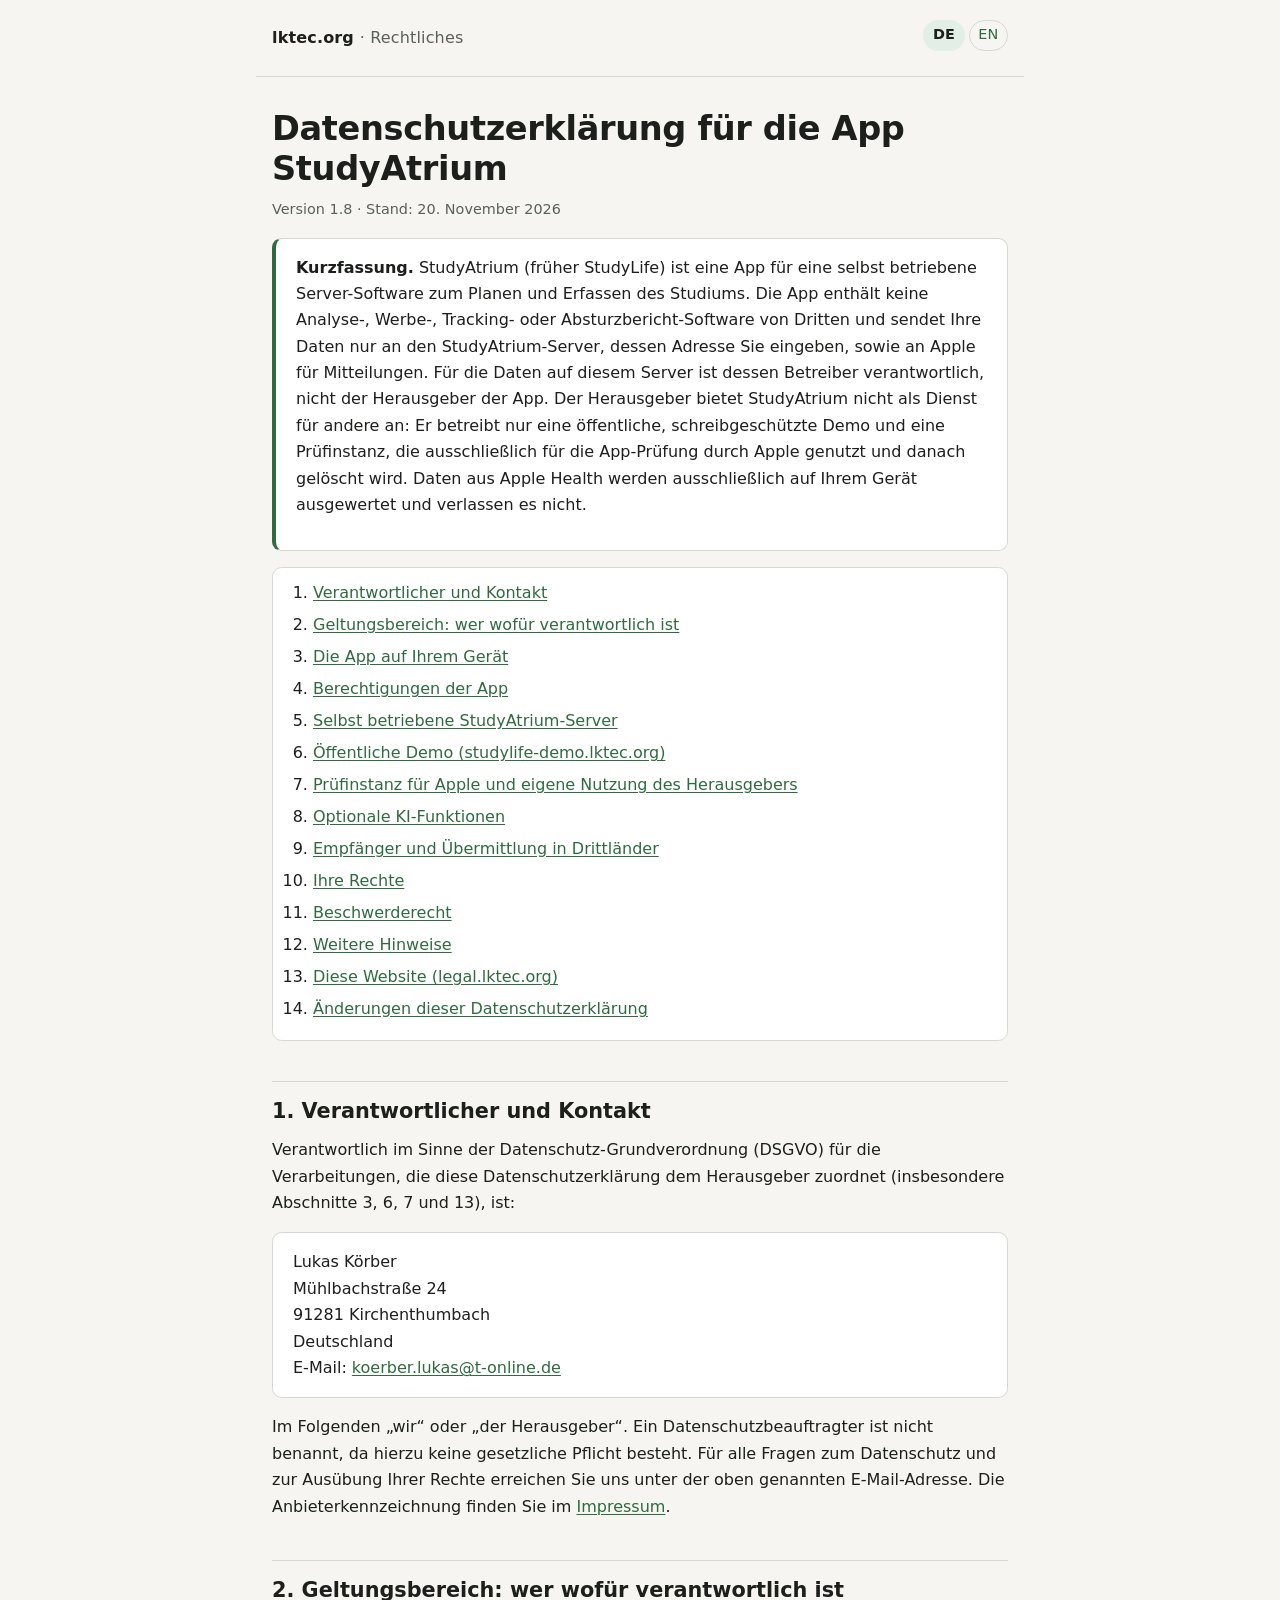
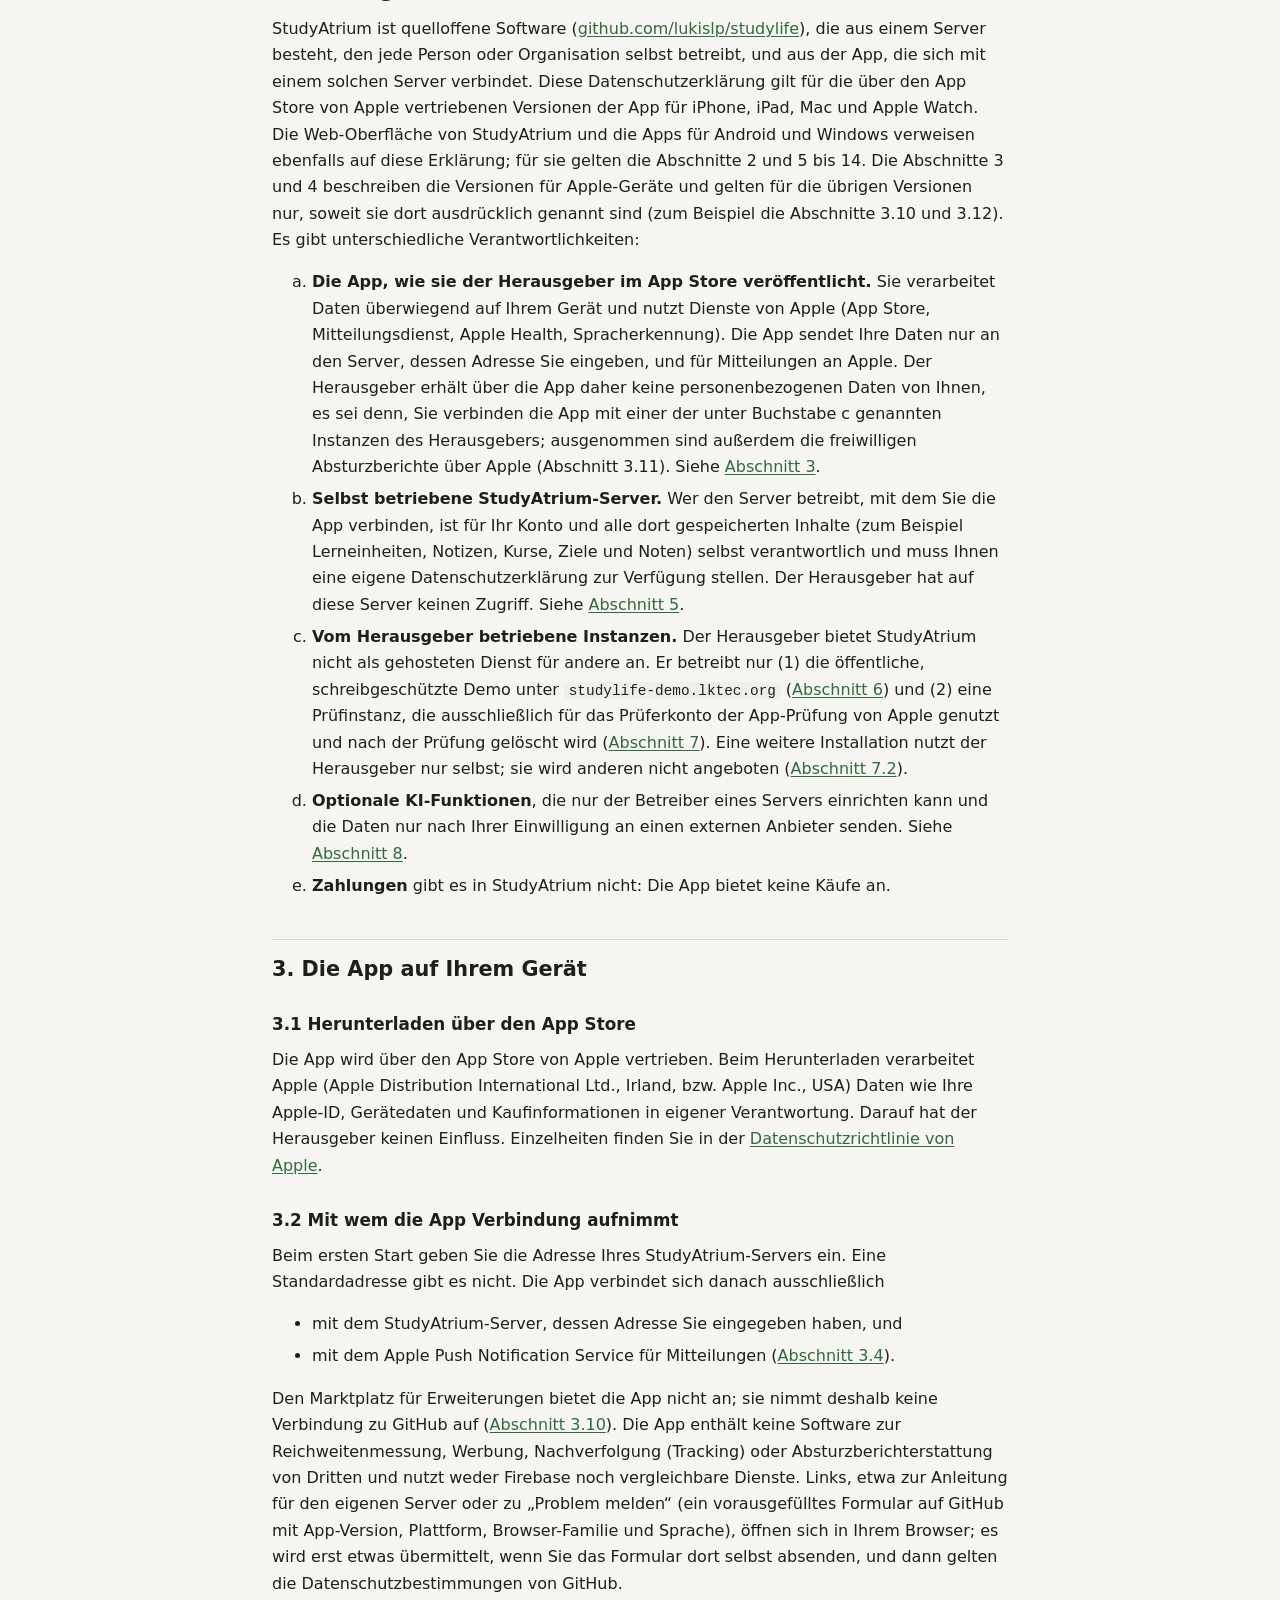
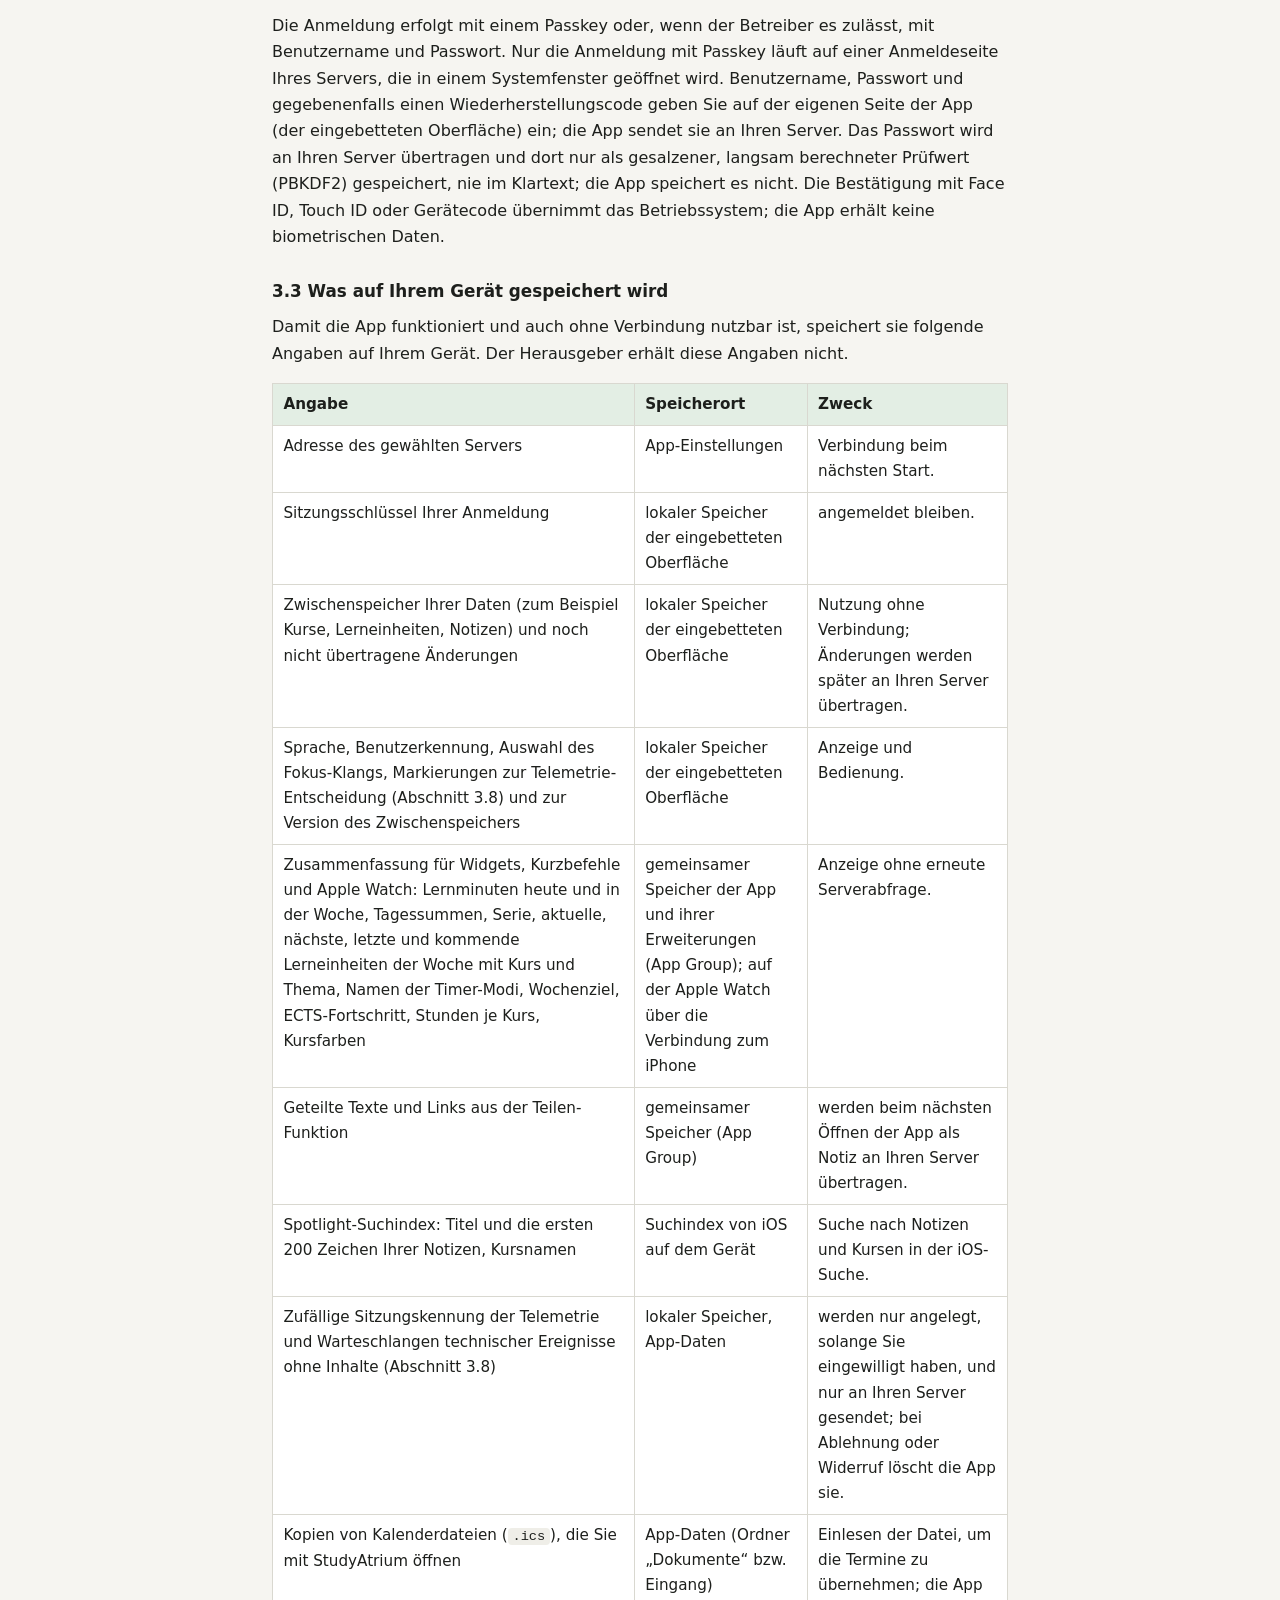
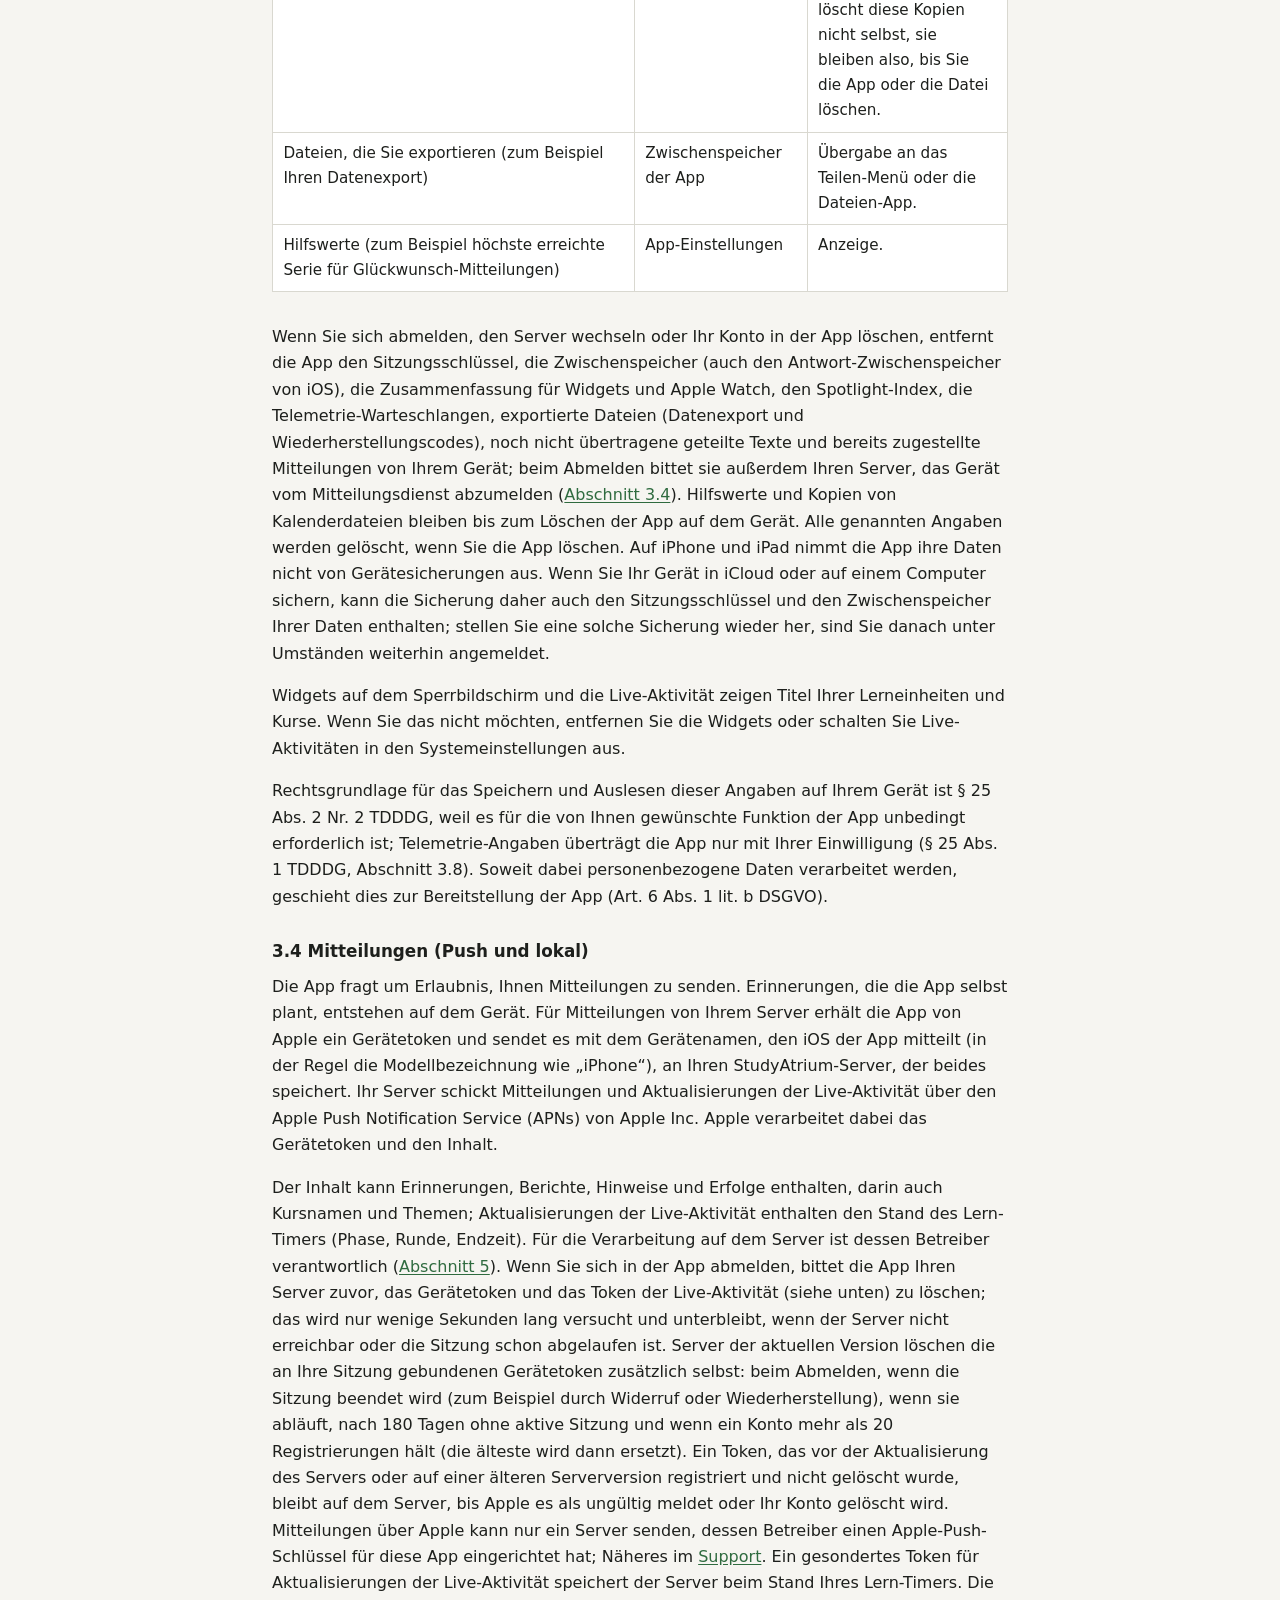
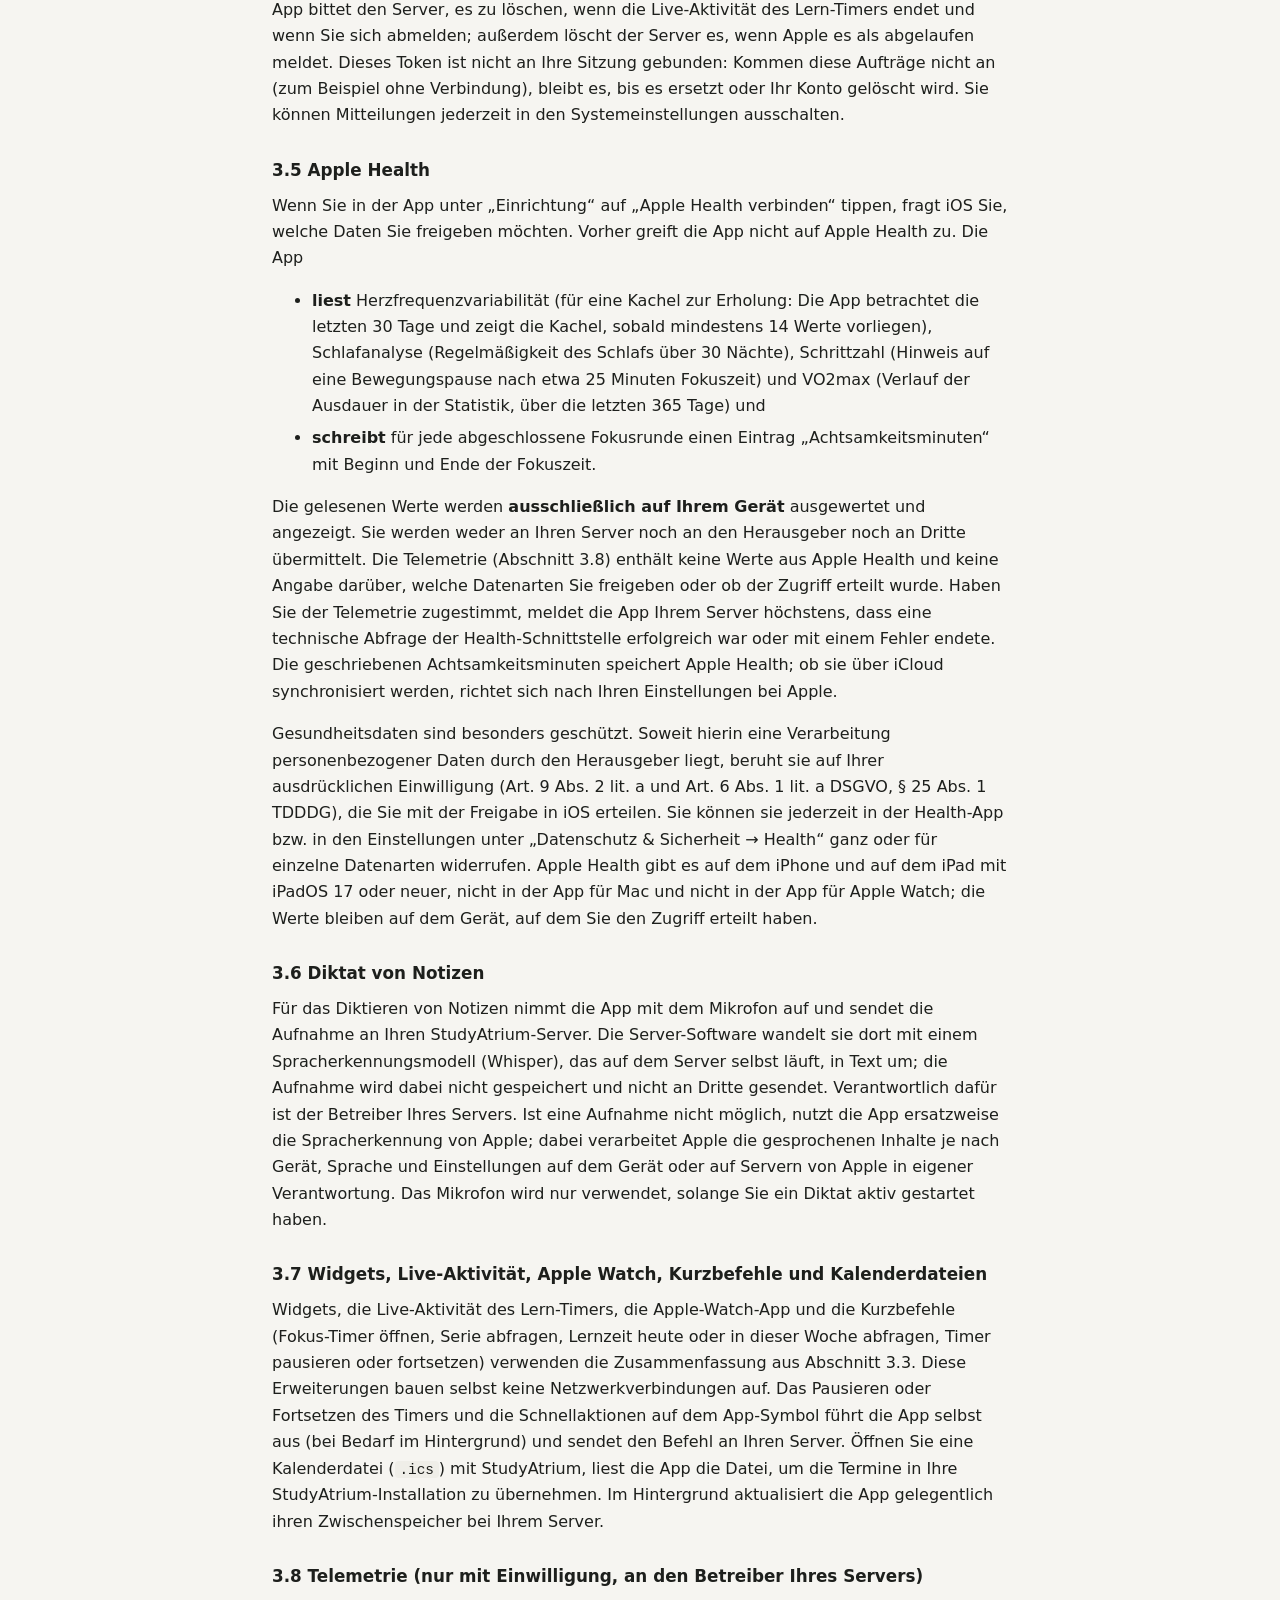
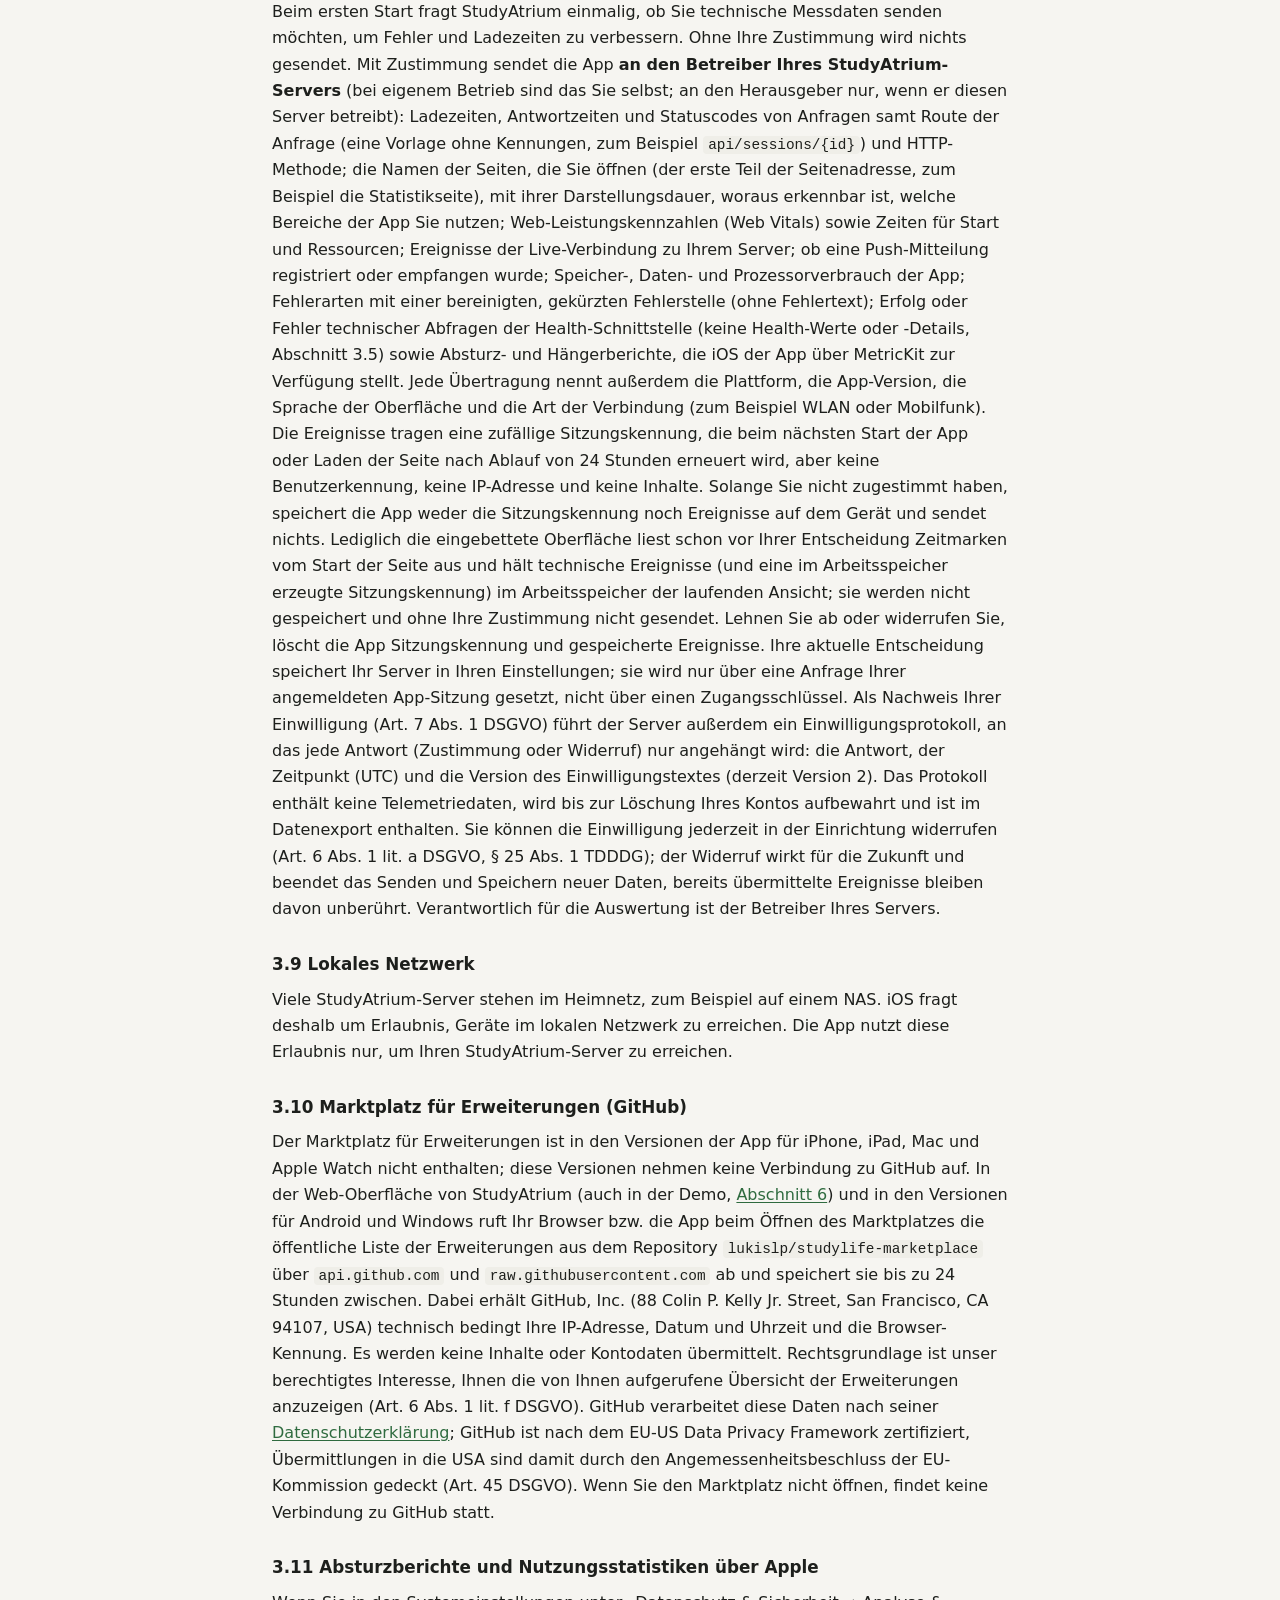
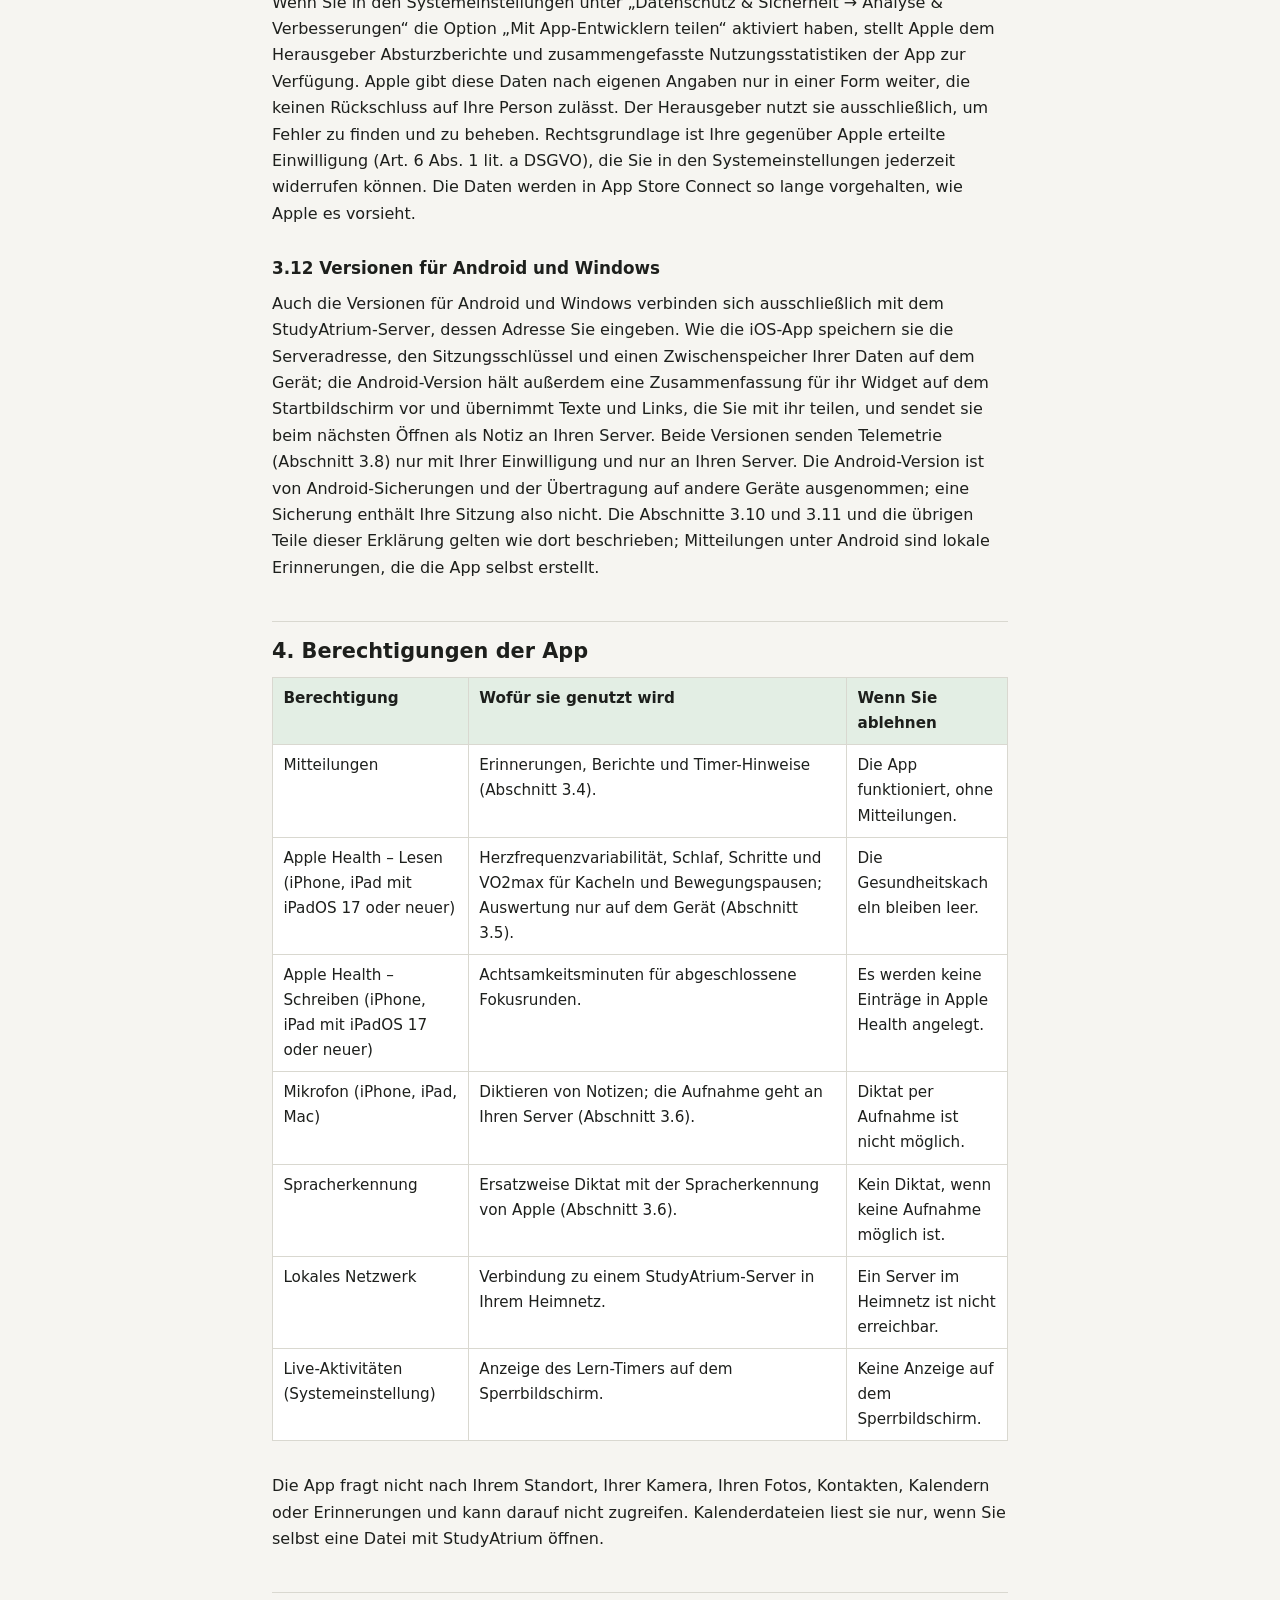
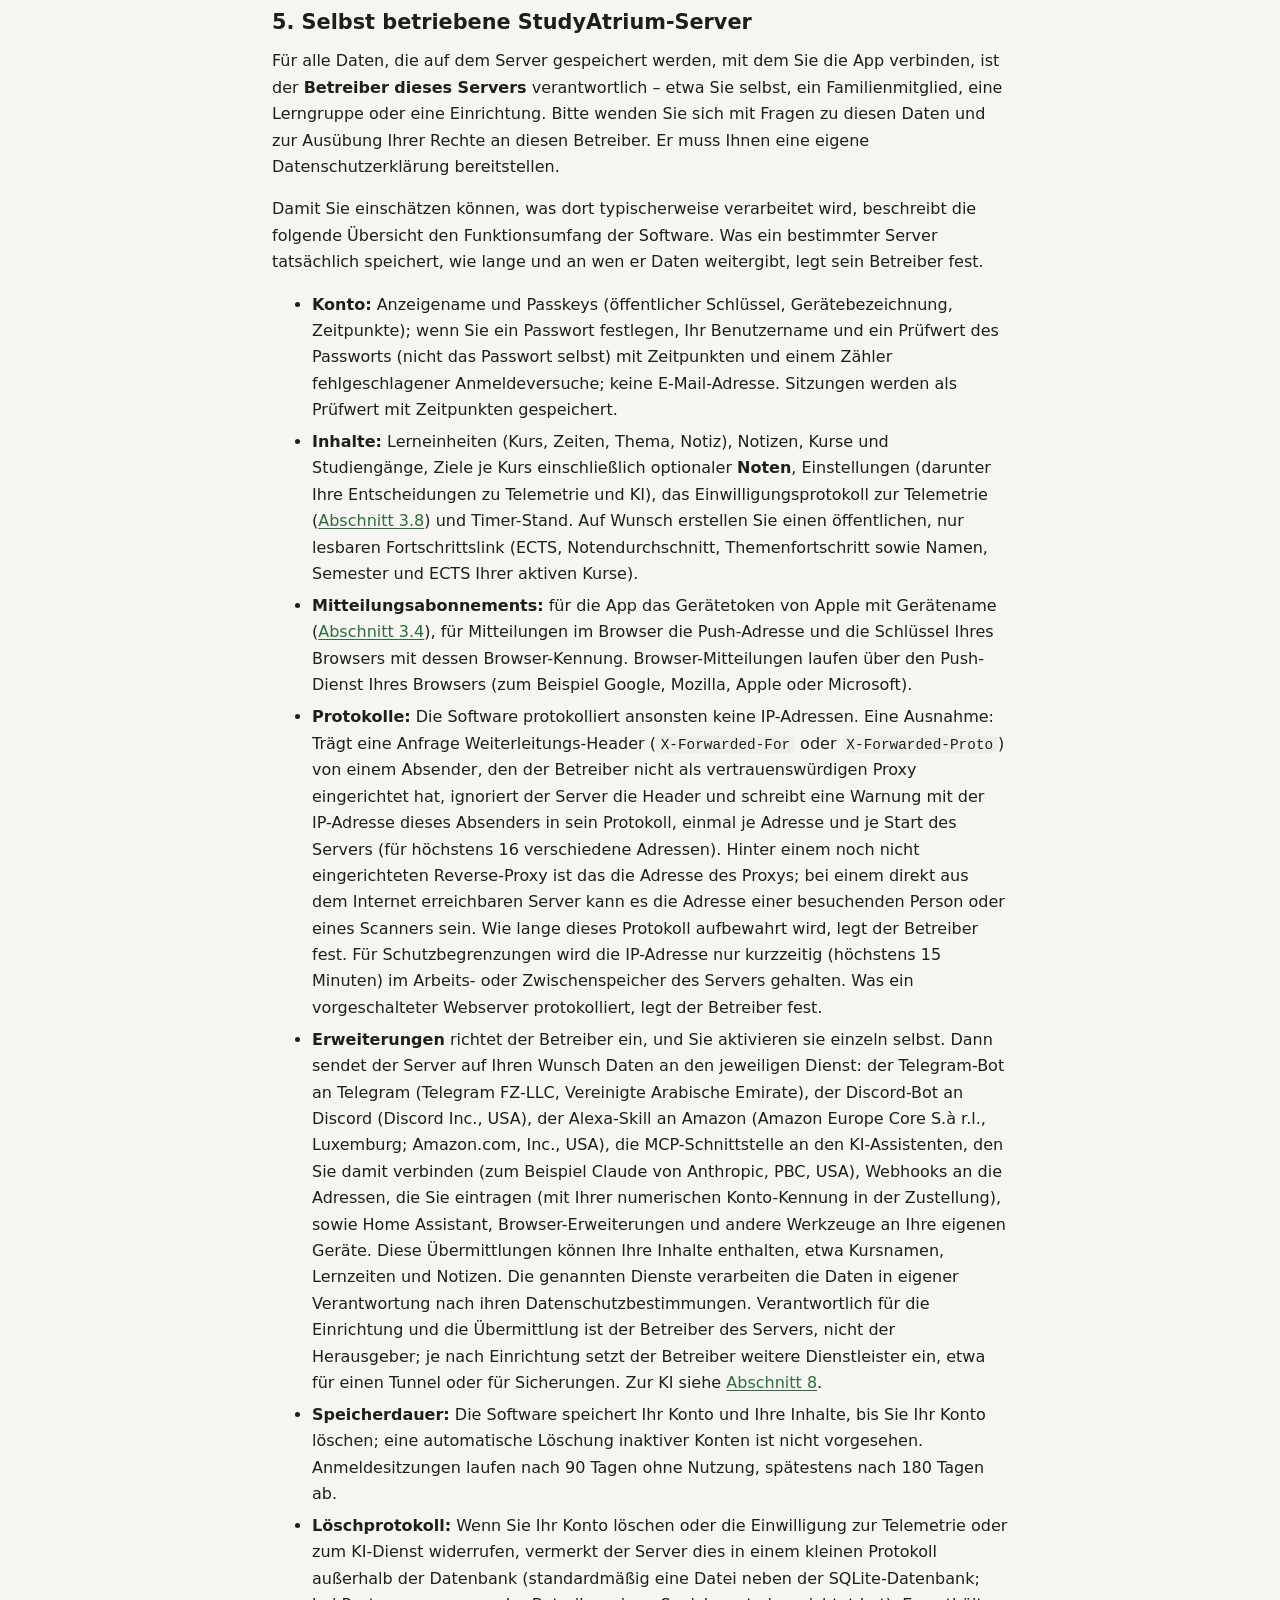
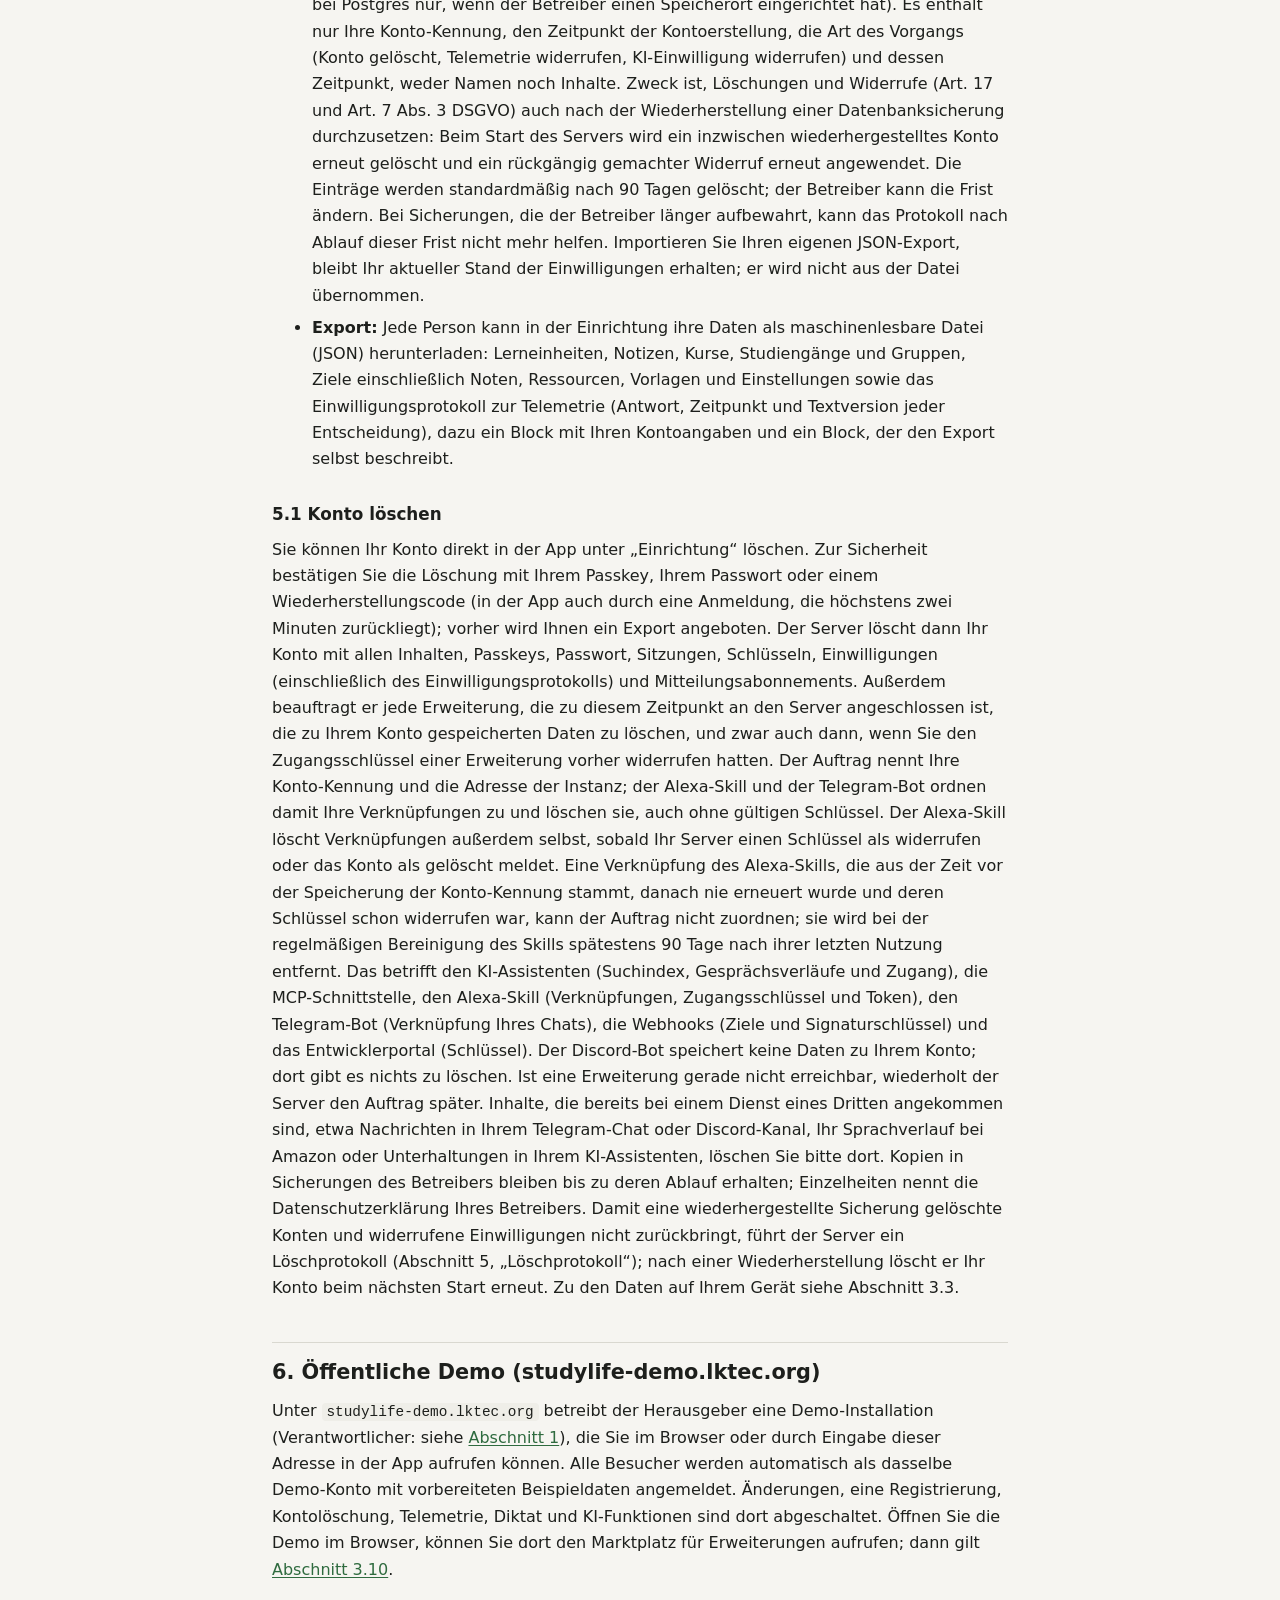
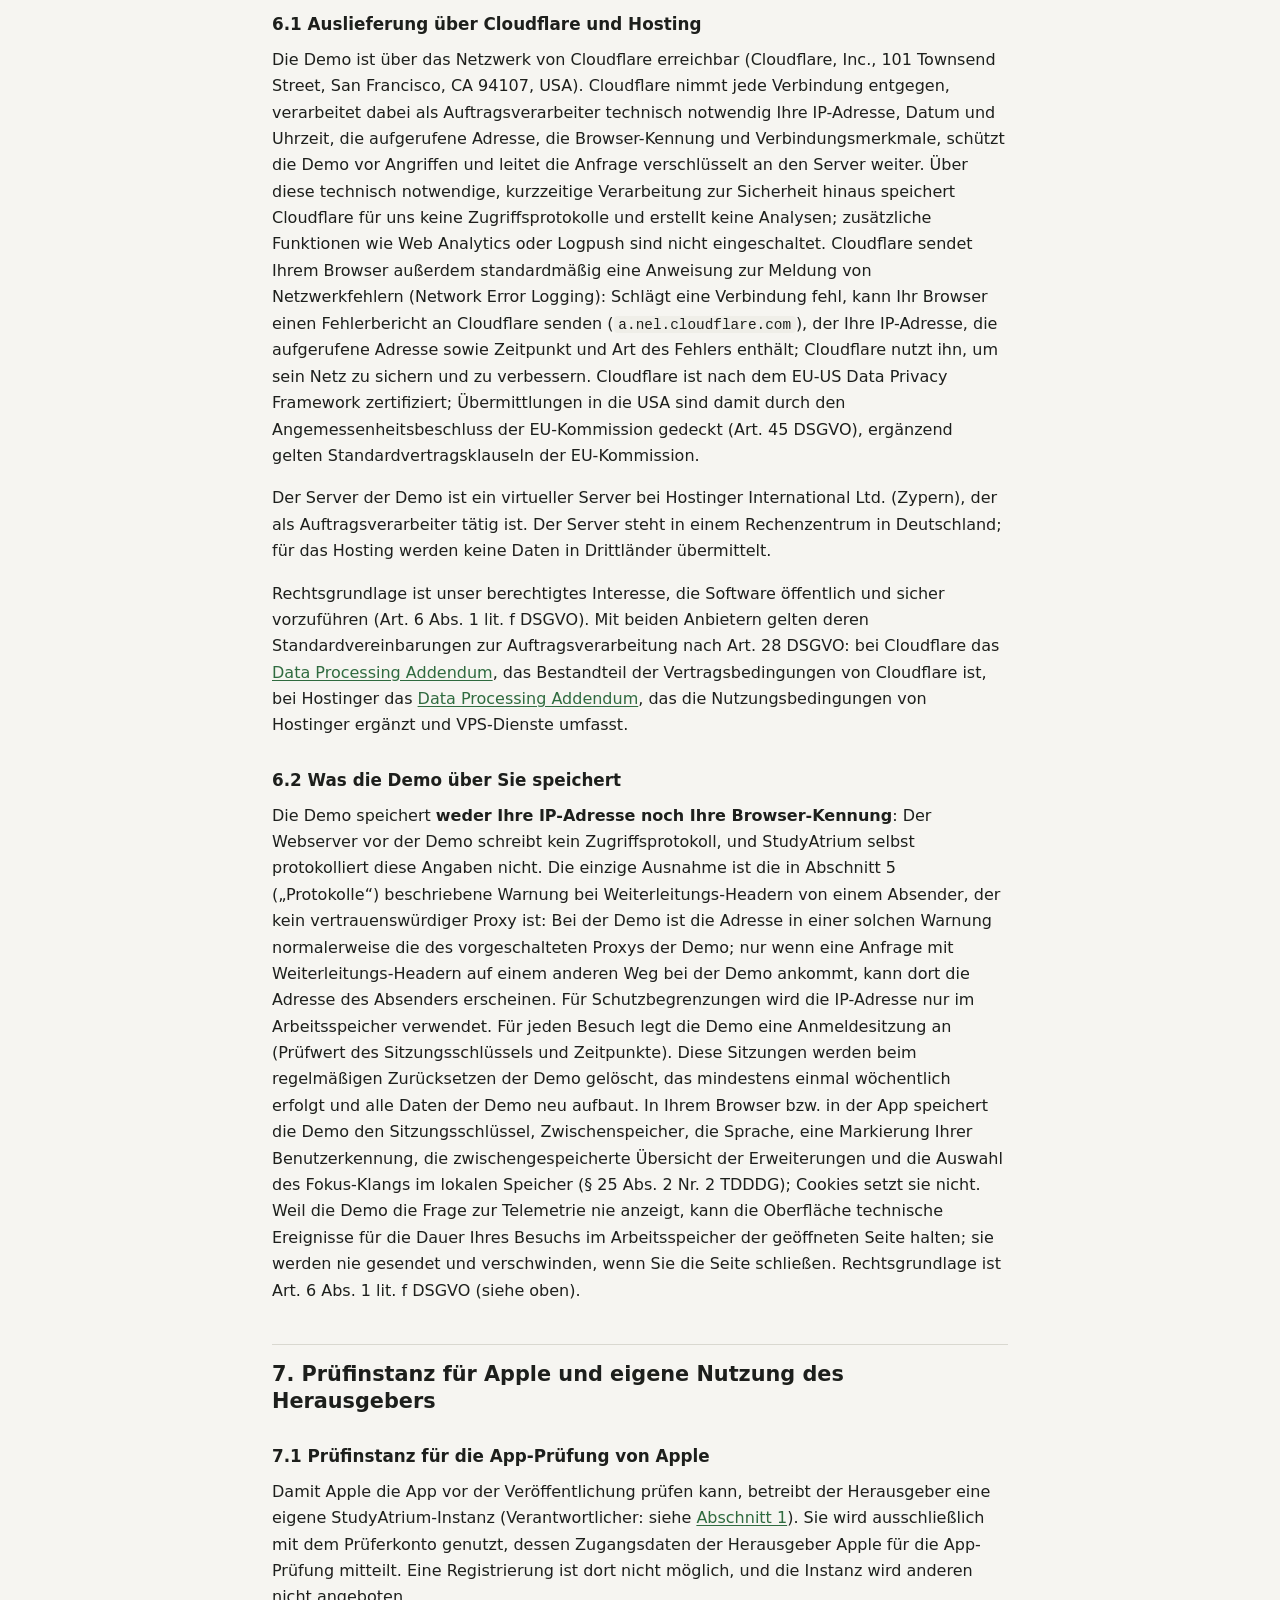
<file: studyatrium/index.html>
<!doctype html>
<html lang="de">
<head>
<meta charset="utf-8">
<meta name="viewport" content="width=device-width, initial-scale=1">
<title>Datenschutzerklärung StudyAtrium – lktec.org</title>
<meta name="description" content="Datenschutzerklärung für die App StudyAtrium: was die App verarbeitet, wer verantwortlich ist und welche Rechte Sie haben.">
<link rel="stylesheet" href="/assets/style.css">
<link rel="icon" href="/assets/favicon.svg" type="image/svg+xml">
<link rel="icon" href="/assets/favicon-32.png" type="image/png" sizes="32x32">
<link rel="apple-touch-icon" href="/assets/apple-touch-icon.png">
<link rel="alternate" hreflang="en" href="/en/studyatrium/">
</head>
<body>
<a class="skip" href="#inhalt">Zum Inhalt springen</a>
<header class="site-header">
  <a class="brand" href="/">lktec.org <span>· Rechtliches</span></a>
  <nav aria-label="Sprache">
    <ul class="lang-switch">
      <li><span aria-current="page" lang="de">DE</span></li>
      <li><a href="/en/studyatrium/" hreflang="en" lang="en">EN</a></li>
    </ul>
  </nav>
</header>
<main id="inhalt">
  <h1>Datenschutzerklärung für die App StudyAtrium</h1>
  <p class="meta">Version 1.8 · Stand: 20. November 2026</p>

  <div class="card note">
    <p><strong>Kurzfassung.</strong> StudyAtrium (früher StudyLife) ist eine App für eine selbst betriebene Server-Software zum Planen und Erfassen des Studiums. Die App enthält keine Analyse-, Werbe-, Tracking- oder Absturzbericht-Software von Dritten und sendet Ihre Daten nur an den StudyAtrium-Server, dessen Adresse Sie eingeben, sowie an Apple für Mitteilungen. Für die Daten auf diesem Server ist dessen Betreiber verantwortlich, nicht der Herausgeber der App. Der Herausgeber bietet StudyAtrium nicht als Dienst für andere an: Er betreibt nur eine öffentliche, schreibgeschützte Demo und eine Prüfinstanz, die ausschließlich für die App-Prüfung durch Apple genutzt und danach gelöscht wird. Daten aus Apple Health werden ausschließlich auf Ihrem Gerät ausgewertet und verlassen es nicht.</p>
  </div>

  <nav class="toc" aria-label="Inhalt">
    <ol>
      <li><a href="#verantwortlicher">Verantwortlicher und Kontakt</a></li>
      <li><a href="#geltungsbereich">Geltungsbereich: wer wofür verantwortlich ist</a></li>
      <li><a href="#app">Die App auf Ihrem Gerät</a></li>
      <li><a href="#berechtigungen">Berechtigungen der App</a></li>
      <li><a href="#server">Selbst betriebene StudyAtrium-Server</a></li>
      <li><a href="#demo">Öffentliche Demo (studylife-demo.lktec.org)</a></li>
      <li><a href="#instances">Prüfinstanz für Apple und eigene Nutzung des Herausgebers</a></li>
      <li><a href="#ki">Optionale KI-Funktionen</a></li>
      <li><a href="#empfaenger">Empfänger und Übermittlung in Drittländer</a></li>
      <li><a href="#rechte">Ihre Rechte</a></li>
      <li><a href="#beschwerde">Beschwerderecht</a></li>
      <li><a href="#weiteres">Weitere Hinweise</a></li>
      <li><a href="#website">Diese Website (legal.lktec.org)</a></li>
      <li><a href="#aenderungen">Änderungen dieser Datenschutzerklärung</a></li>
    </ol>
  </nav>

  <h2 id="verantwortlicher">1. Verantwortlicher und Kontakt</h2>
  <p>Verantwortlich im Sinne der Datenschutz-Grundverordnung (DSGVO) für die Verarbeitungen, die diese Datenschutzerklärung dem Herausgeber zuordnet (insbesondere Abschnitte 3, 6, 7 und 13), ist:</p>
  <div class="card">
    <address>Lukas Körber<br>Mühlbachstraße 24<br>91281 Kirchenthumbach<br>Deutschland<br>
    E-Mail: <a href="mailto:koerber.lukas@t-online.de">koerber.lukas@t-online.de</a></address>
  </div>
  <p>Im Folgenden „wir“ oder „der Herausgeber“. Ein Datenschutzbeauftragter ist nicht benannt, da hierzu keine gesetzliche Pflicht besteht. Für alle Fragen zum Datenschutz und zur Ausübung Ihrer Rechte erreichen Sie uns unter der oben genannten E-Mail-Adresse. Die Anbieterkennzeichnung finden Sie im <a href="https://lktec.org/impressum">Impressum</a>.</p>

  <h2 id="geltungsbereich">2. Geltungsbereich: wer wofür verantwortlich ist</h2>
  <p>StudyAtrium ist quelloffene Software (<a href="https://github.com/lukislp/studylife">github.com/lukislp/studylife</a>), die aus einem Server besteht, den jede Person oder Organisation selbst betreibt, und aus der App, die sich mit einem solchen Server verbindet. Diese Datenschutzerklärung gilt für die über den App Store von Apple vertriebenen Versionen der App für iPhone, iPad, Mac und Apple Watch. Die Web-Oberfläche von StudyAtrium und die Apps für Android und Windows verweisen ebenfalls auf diese Erklärung; für sie gelten die Abschnitte 2 und 5 bis 14. Die Abschnitte 3 und 4 beschreiben die Versionen für Apple-Geräte und gelten für die übrigen Versionen nur, soweit sie dort ausdrücklich genannt sind (zum Beispiel die Abschnitte 3.10 und 3.12). Es gibt unterschiedliche Verantwortlichkeiten:</p>
  <ol type="a">
    <li><strong>Die App, wie sie der Herausgeber im App Store veröffentlicht.</strong> Sie verarbeitet Daten überwiegend auf Ihrem Gerät und nutzt Dienste von Apple (App Store, Mitteilungsdienst, Apple Health, Spracherkennung). Die App sendet Ihre Daten nur an den Server, dessen Adresse Sie eingeben, und für Mitteilungen an Apple. Der Herausgeber erhält über die App daher keine personenbezogenen Daten von Ihnen, es sei denn, Sie verbinden die App mit einer der unter Buchstabe c genannten Instanzen des Herausgebers; ausgenommen sind außerdem die freiwilligen Absturzberichte über Apple (Abschnitt 3.11). Siehe <a href="#app">Abschnitt 3</a>.</li>
    <li><strong>Selbst betriebene StudyAtrium-Server.</strong> Wer den Server betreibt, mit dem Sie die App verbinden, ist für Ihr Konto und alle dort gespeicherten Inhalte (zum Beispiel Lerneinheiten, Notizen, Kurse, Ziele und Noten) selbst verantwortlich und muss Ihnen eine eigene Datenschutzerklärung zur Verfügung stellen. Der Herausgeber hat auf diese Server keinen Zugriff. Siehe <a href="#server">Abschnitt 5</a>.</li>
    <li><strong>Vom Herausgeber betriebene Instanzen.</strong> Der Herausgeber bietet StudyAtrium nicht als gehosteten Dienst für andere an. Er betreibt nur (1) die öffentliche, schreibgeschützte Demo unter <code>studylife-demo.lktec.org</code> (<a href="#demo">Abschnitt 6</a>) und (2) eine Prüfinstanz, die ausschließlich für das Prüferkonto der App-Prüfung von Apple genutzt und nach der Prüfung gelöscht wird (<a href="#instances">Abschnitt 7</a>). Eine weitere Installation nutzt der Herausgeber nur selbst; sie wird anderen nicht angeboten (<a href="#own-use">Abschnitt 7.2</a>).</li>
    <li><strong>Optionale KI-Funktionen</strong>, die nur der Betreiber eines Servers einrichten kann und die Daten nur nach Ihrer Einwilligung an einen externen Anbieter senden. Siehe <a href="#ki">Abschnitt 8</a>.</li>
    <li><strong>Zahlungen</strong> gibt es in StudyAtrium nicht: Die App bietet keine Käufe an.</li>
  </ol>

  <h2 id="app">3. Die App auf Ihrem Gerät</h2>

  <h3 id="app-store">3.1 Herunterladen über den App Store</h3>
  <p>Die App wird über den App Store von Apple vertrieben. Beim Herunterladen verarbeitet Apple (Apple Distribution International Ltd., Irland, bzw. Apple Inc., USA) Daten wie Ihre Apple-ID, Gerätedaten und Kaufinformationen in eigener Verantwortung. Darauf hat der Herausgeber keinen Einfluss. Einzelheiten finden Sie in der <a href="https://www.apple.com/de/legal/privacy/de-ww/">Datenschutzrichtlinie von Apple</a>.</p>

  <h3 id="verbindungen">3.2 Mit wem die App Verbindung aufnimmt</h3>
  <p>Beim ersten Start geben Sie die Adresse Ihres StudyAtrium-Servers ein. Eine Standardadresse gibt es nicht. Die App verbindet sich danach ausschließlich</p>
  <ul>
    <li>mit dem StudyAtrium-Server, dessen Adresse Sie eingegeben haben, und</li>
    <li>mit dem Apple Push Notification Service für Mitteilungen (<a href="#mitteilungen">Abschnitt 3.4</a>).</li>
  </ul>
  <p>Den Marktplatz für Erweiterungen bietet die App nicht an; sie nimmt deshalb keine Verbindung zu GitHub auf (<a href="#marktplatz">Abschnitt 3.10</a>). Die App enthält keine Software zur Reichweitenmessung, Werbung, Nachverfolgung (Tracking) oder Absturzberichterstattung von Dritten und nutzt weder Firebase noch vergleichbare Dienste. Links, etwa zur Anleitung für den eigenen Server oder zu „Problem melden“ (ein vorausgefülltes Formular auf GitHub mit App-Version, Plattform, Browser-Familie und Sprache), öffnen sich in Ihrem Browser; es wird erst etwas übermittelt, wenn Sie das Formular dort selbst absenden, und dann gelten die Datenschutzbestimmungen von GitHub.</p>
  <p>Die Anmeldung erfolgt mit einem Passkey oder, wenn der Betreiber es zulässt, mit Benutzername und Passwort. Nur die Anmeldung mit Passkey läuft auf einer Anmeldeseite Ihres Servers, die in einem Systemfenster geöffnet wird. Benutzername, Passwort und gegebenenfalls einen Wiederherstellungscode geben Sie auf der eigenen Seite der App (der eingebetteten Oberfläche) ein; die App sendet sie an Ihren Server. Das Passwort wird an Ihren Server übertragen und dort nur als gesalzener, langsam berechneter Prüfwert (PBKDF2) gespeichert, nie im Klartext; die App speichert es nicht. Die Bestätigung mit Face ID, Touch ID oder Gerätecode übernimmt das Betriebssystem; die App erhält keine biometrischen Daten.</p>

  <h3 id="geraet">3.3 Was auf Ihrem Gerät gespeichert wird</h3>
  <p>Damit die App funktioniert und auch ohne Verbindung nutzbar ist, speichert sie folgende Angaben auf Ihrem Gerät. Der Herausgeber erhält diese Angaben nicht.</p>
  <div class="table-wrap">
  <table>
    <thead><tr><th scope="col">Angabe</th><th scope="col">Speicherort</th><th scope="col">Zweck</th></tr></thead>
    <tbody>
      <tr><td>Adresse des gewählten Servers</td><td>App-Einstellungen</td><td>Verbindung beim nächsten Start.</td></tr>
      <tr><td>Sitzungsschlüssel Ihrer Anmeldung</td><td>lokaler Speicher der eingebetteten Oberfläche</td><td>angemeldet bleiben.</td></tr>
      <tr><td>Zwischenspeicher Ihrer Daten (zum Beispiel Kurse, Lerneinheiten, Notizen) und noch nicht übertragene Änderungen</td><td>lokaler Speicher der eingebetteten Oberfläche</td><td>Nutzung ohne Verbindung; Änderungen werden später an Ihren Server übertragen.</td></tr>
      <tr><td>Sprache, Benutzerkennung, Auswahl des Fokus-Klangs, Markierungen zur Telemetrie-Entscheidung (Abschnitt 3.8) und zur Version des Zwischenspeichers</td><td>lokaler Speicher der eingebetteten Oberfläche</td><td>Anzeige und Bedienung.</td></tr>
      <tr><td>Zusammenfassung für Widgets, Kurzbefehle und Apple Watch: Lernminuten heute und in der Woche, Tagessummen, Serie, aktuelle, nächste, letzte und kommende Lerneinheiten der Woche mit Kurs und Thema, Namen der Timer-Modi, Wochenziel, ECTS-Fortschritt, Stunden je Kurs, Kursfarben</td><td>gemeinsamer Speicher der App und ihrer Erweiterungen (App Group); auf der Apple Watch über die Verbindung zum iPhone</td><td>Anzeige ohne erneute Serverabfrage.</td></tr>
      <tr><td>Geteilte Texte und Links aus der Teilen-Funktion</td><td>gemeinsamer Speicher (App Group)</td><td>werden beim nächsten Öffnen der App als Notiz an Ihren Server übertragen.</td></tr>
      <tr><td>Spotlight-Suchindex: Titel und die ersten 200 Zeichen Ihrer Notizen, Kursnamen</td><td>Suchindex von iOS auf dem Gerät</td><td>Suche nach Notizen und Kursen in der iOS-Suche.</td></tr>
      <tr><td>Zufällige Sitzungskennung der Telemetrie und Warteschlangen technischer Ereignisse ohne Inhalte (Abschnitt 3.8)</td><td>lokaler Speicher, App-Daten</td><td>werden nur angelegt, solange Sie eingewilligt haben, und nur an Ihren Server gesendet; bei Ablehnung oder Widerruf löscht die App sie.</td></tr>
      <tr><td>Kopien von Kalenderdateien (<code>.ics</code>), die Sie mit StudyAtrium öffnen</td><td>App-Daten (Ordner „Dokumente“ bzw. Eingang)</td><td>Einlesen der Datei, um die Termine zu übernehmen; die App löscht diese Kopien nicht selbst, sie bleiben also, bis Sie die App oder die Datei löschen.</td></tr>
      <tr><td>Dateien, die Sie exportieren (zum Beispiel Ihren Datenexport)</td><td>Zwischenspeicher der App</td><td>Übergabe an das Teilen-Menü oder die Dateien-App.</td></tr>
      <tr><td>Hilfswerte (zum Beispiel höchste erreichte Serie für Glückwunsch-Mitteilungen)</td><td>App-Einstellungen</td><td>Anzeige.</td></tr>
    </tbody>
  </table>
  </div>
  <p>Wenn Sie sich abmelden, den Server wechseln oder Ihr Konto in der App löschen, entfernt die App den Sitzungsschlüssel, die Zwischenspeicher (auch den Antwort-Zwischenspeicher von iOS), die Zusammenfassung für Widgets und Apple Watch, den Spotlight-Index, die Telemetrie-Warteschlangen, exportierte Dateien (Datenexport und Wiederherstellungscodes), noch nicht übertragene geteilte Texte und bereits zugestellte Mitteilungen von Ihrem Gerät; beim Abmelden bittet sie außerdem Ihren Server, das Gerät vom Mitteilungsdienst abzumelden (<a href="#mitteilungen">Abschnitt 3.4</a>). Hilfswerte und Kopien von Kalenderdateien bleiben bis zum Löschen der App auf dem Gerät. Alle genannten Angaben werden gelöscht, wenn Sie die App löschen. Auf iPhone und iPad nimmt die App ihre Daten nicht von Gerätesicherungen aus. Wenn Sie Ihr Gerät in iCloud oder auf einem Computer sichern, kann die Sicherung daher auch den Sitzungsschlüssel und den Zwischenspeicher Ihrer Daten enthalten; stellen Sie eine solche Sicherung wieder her, sind Sie danach unter Umständen weiterhin angemeldet.</p>
  <p>Widgets auf dem Sperrbildschirm und die Live-Aktivität zeigen Titel Ihrer Lerneinheiten und Kurse. Wenn Sie das nicht möchten, entfernen Sie die Widgets oder schalten Sie Live-Aktivitäten in den Systemeinstellungen aus.</p>
  <p>Rechtsgrundlage für das Speichern und Auslesen dieser Angaben auf Ihrem Gerät ist § 25 Abs. 2 Nr. 2 TDDDG, weil es für die von Ihnen gewünschte Funktion der App unbedingt erforderlich ist; Telemetrie-Angaben überträgt die App nur mit Ihrer Einwilligung (§ 25 Abs. 1 TDDDG, Abschnitt 3.8). Soweit dabei personenbezogene Daten verarbeitet werden, geschieht dies zur Bereitstellung der App (Art. 6 Abs. 1 lit. b DSGVO).</p>

  <h3 id="mitteilungen">3.4 Mitteilungen (Push und lokal)</h3>
  <p>Die App fragt um Erlaubnis, Ihnen Mitteilungen zu senden. Erinnerungen, die die App selbst plant, entstehen auf dem Gerät. Für Mitteilungen von Ihrem Server erhält die App von Apple ein Gerätetoken und sendet es mit dem Gerätenamen, den iOS der App mitteilt (in der Regel die Modellbezeichnung wie „iPhone“), an Ihren StudyAtrium-Server, der beides speichert. Ihr Server schickt Mitteilungen und Aktualisierungen der Live-Aktivität über den Apple Push Notification Service (APNs) von Apple Inc. Apple verarbeitet dabei das Gerätetoken und den Inhalt.</p>
  <p>Der Inhalt kann Erinnerungen, Berichte, Hinweise und Erfolge enthalten, darin auch Kursnamen und Themen; Aktualisierungen der Live-Aktivität enthalten den Stand des Lern-Timers (Phase, Runde, Endzeit). Für die Verarbeitung auf dem Server ist dessen Betreiber verantwortlich (<a href="#server">Abschnitt 5</a>). Wenn Sie sich in der App abmelden, bittet die App Ihren Server zuvor, das Gerätetoken und das Token der Live-Aktivität (siehe unten) zu löschen; das wird nur wenige Sekunden lang versucht und unterbleibt, wenn der Server nicht erreichbar oder die Sitzung schon abgelaufen ist. Server der aktuellen Version löschen die an Ihre Sitzung gebundenen Gerätetoken zusätzlich selbst: beim Abmelden, wenn die Sitzung beendet wird (zum Beispiel durch Widerruf oder Wiederherstellung), wenn sie abläuft, nach 180 Tagen ohne aktive Sitzung und wenn ein Konto mehr als 20 Registrierungen hält (die älteste wird dann ersetzt). Ein Token, das vor der Aktualisierung des Servers oder auf einer älteren Serverversion registriert und nicht gelöscht wurde, bleibt auf dem Server, bis Apple es als ungültig meldet oder Ihr Konto gelöscht wird. Mitteilungen über Apple kann nur ein Server senden, dessen Betreiber einen Apple-Push-Schlüssel für diese App eingerichtet hat; Näheres im <a href="/studyatrium/support/#push">Support</a>. Ein gesondertes Token für Aktualisierungen der Live-Aktivität speichert der Server beim Stand Ihres Lern-Timers. Die App bittet den Server, es zu löschen, wenn die Live-Aktivität des Lern-Timers endet und wenn Sie sich abmelden; außerdem löscht der Server es, wenn Apple es als abgelaufen meldet. Dieses Token ist nicht an Ihre Sitzung gebunden: Kommen diese Aufträge nicht an (zum Beispiel ohne Verbindung), bleibt es, bis es ersetzt oder Ihr Konto gelöscht wird. Sie können Mitteilungen jederzeit in den Systemeinstellungen ausschalten.</p>

  <h3 id="health">3.5 Apple Health</h3>
  <p>Wenn Sie in der App unter „Einrichtung“ auf „Apple Health verbinden“ tippen, fragt iOS Sie, welche Daten Sie freigeben möchten. Vorher greift die App nicht auf Apple Health zu. Die App</p>
  <ul>
    <li><strong>liest</strong> Herzfrequenzvariabilität (für eine Kachel zur Erholung: Die App betrachtet die letzten 30 Tage und zeigt die Kachel, sobald mindestens 14 Werte vorliegen), Schlafanalyse (Regelmäßigkeit des Schlafs über 30 Nächte), Schrittzahl (Hinweis auf eine Bewegungspause nach etwa 25 Minuten Fokuszeit) und VO2max (Verlauf der Ausdauer in der Statistik, über die letzten 365 Tage) und</li>
    <li><strong>schreibt</strong> für jede abgeschlossene Fokusrunde einen Eintrag „Achtsamkeitsminuten“ mit Beginn und Ende der Fokuszeit.</li>
  </ul>
  <p>Die gelesenen Werte werden <strong>ausschließlich auf Ihrem Gerät</strong> ausgewertet und angezeigt. Sie werden weder an Ihren Server noch an den Herausgeber noch an Dritte übermittelt. Die Telemetrie (Abschnitt 3.8) enthält keine Werte aus Apple Health und keine Angabe darüber, welche Datenarten Sie freigeben oder ob der Zugriff erteilt wurde. Haben Sie der Telemetrie zugestimmt, meldet die App Ihrem Server höchstens, dass eine technische Abfrage der Health-Schnittstelle erfolgreich war oder mit einem Fehler endete. Die geschriebenen Achtsamkeitsminuten speichert Apple Health; ob sie über iCloud synchronisiert werden, richtet sich nach Ihren Einstellungen bei Apple.</p>
  <p>Gesundheitsdaten sind besonders geschützt. Soweit hierin eine Verarbeitung personenbezogener Daten durch den Herausgeber liegt, beruht sie auf Ihrer ausdrücklichen Einwilligung (Art. 9 Abs. 2 lit. a und Art. 6 Abs. 1 lit. a DSGVO, § 25 Abs. 1 TDDDG), die Sie mit der Freigabe in iOS erteilen. Sie können sie jederzeit in der Health-App bzw. in den Einstellungen unter „Datenschutz &amp; Sicherheit → Health“ ganz oder für einzelne Datenarten widerrufen. Apple Health gibt es auf dem iPhone und auf dem iPad mit iPadOS 17 oder neuer, nicht in der App für Mac und nicht in der App für Apple Watch; die Werte bleiben auf dem Gerät, auf dem Sie den Zugriff erteilt haben.</p>

  <h3 id="diktat">3.6 Diktat von Notizen</h3>
  <p>Für das Diktieren von Notizen nimmt die App mit dem Mikrofon auf und sendet die Aufnahme an Ihren StudyAtrium-Server. Die Server-Software wandelt sie dort mit einem Spracherkennungsmodell (Whisper), das auf dem Server selbst läuft, in Text um; die Aufnahme wird dabei nicht gespeichert und nicht an Dritte gesendet. Verantwortlich dafür ist der Betreiber Ihres Servers. Ist eine Aufnahme nicht möglich, nutzt die App ersatzweise die Spracherkennung von Apple; dabei verarbeitet Apple die gesprochenen Inhalte je nach Gerät, Sprache und Einstellungen auf dem Gerät oder auf Servern von Apple in eigener Verantwortung. Das Mikrofon wird nur verwendet, solange Sie ein Diktat aktiv gestartet haben.</p>

  <h3 id="widgets">3.7 Widgets, Live-Aktivität, Apple Watch, Kurzbefehle und Kalenderdateien</h3>
  <p>Widgets, die Live-Aktivität des Lern-Timers, die Apple-Watch-App und die Kurzbefehle (Fokus-Timer öffnen, Serie abfragen, Lernzeit heute oder in dieser Woche abfragen, Timer pausieren oder fortsetzen) verwenden die Zusammenfassung aus Abschnitt 3.3. Diese Erweiterungen bauen selbst keine Netzwerkverbindungen auf. Das Pausieren oder Fortsetzen des Timers und die Schnellaktionen auf dem App-Symbol führt die App selbst aus (bei Bedarf im Hintergrund) und sendet den Befehl an Ihren Server. Öffnen Sie eine Kalenderdatei (<code>.ics</code>) mit StudyAtrium, liest die App die Datei, um die Termine in Ihre StudyAtrium-Installation zu übernehmen. Im Hintergrund aktualisiert die App gelegentlich ihren Zwischenspeicher bei Ihrem Server.</p>

  <h3 id="telemetrie">3.8 Telemetrie (nur mit Einwilligung, an den Betreiber Ihres Servers)</h3>
  <p>Beim ersten Start fragt StudyAtrium einmalig, ob Sie technische Messdaten senden möchten, um Fehler und Ladezeiten zu verbessern. Ohne Ihre Zustimmung wird nichts gesendet. Mit Zustimmung sendet die App <strong>an den Betreiber Ihres StudyAtrium-Servers</strong> (bei eigenem Betrieb sind das Sie selbst; an den Herausgeber nur, wenn er diesen Server betreibt): Ladezeiten, Antwortzeiten und Statuscodes von Anfragen samt Route der Anfrage (eine Vorlage ohne Kennungen, zum Beispiel <code>api/sessions/{id}</code>) und HTTP-Methode; die Namen der Seiten, die Sie öffnen (der erste Teil der Seitenadresse, zum Beispiel die Statistikseite), mit ihrer Darstellungsdauer, woraus erkennbar ist, welche Bereiche der App Sie nutzen; Web-Leistungskennzahlen (Web Vitals) sowie Zeiten für Start und Ressourcen; Ereignisse der Live-Verbindung zu Ihrem Server; ob eine Push-Mitteilung registriert oder empfangen wurde; Speicher-, Daten- und Prozessorverbrauch der App; Fehlerarten mit einer bereinigten, gekürzten Fehlerstelle (ohne Fehlertext); Erfolg oder Fehler technischer Abfragen der Health-Schnittstelle (keine Health-Werte oder -Details, Abschnitt 3.5) sowie Absturz- und Hängerberichte, die iOS der App über MetricKit zur Verfügung stellt. Jede Übertragung nennt außerdem die Plattform, die App-Version, die Sprache der Oberfläche und die Art der Verbindung (zum Beispiel WLAN oder Mobilfunk). Die Ereignisse tragen eine zufällige Sitzungskennung, die beim nächsten Start der App oder Laden der Seite nach Ablauf von 24 Stunden erneuert wird, aber keine Benutzerkennung, keine IP-Adresse und keine Inhalte. Solange Sie nicht zugestimmt haben, speichert die App weder die Sitzungskennung noch Ereignisse auf dem Gerät und sendet nichts. Lediglich die eingebettete Oberfläche liest schon vor Ihrer Entscheidung Zeitmarken vom Start der Seite aus und hält technische Ereignisse (und eine im Arbeitsspeicher erzeugte Sitzungskennung) im Arbeitsspeicher der laufenden Ansicht; sie werden nicht gespeichert und ohne Ihre Zustimmung nicht gesendet. Lehnen Sie ab oder widerrufen Sie, löscht die App Sitzungskennung und gespeicherte Ereignisse. Ihre aktuelle Entscheidung speichert Ihr Server in Ihren Einstellungen; sie wird nur über eine Anfrage Ihrer angemeldeten App-Sitzung gesetzt, nicht über einen Zugangsschlüssel. Als Nachweis Ihrer Einwilligung (Art. 7 Abs. 1 DSGVO) führt der Server außerdem ein Einwilligungsprotokoll, an das jede Antwort (Zustimmung oder Widerruf) nur angehängt wird: die Antwort, der Zeitpunkt (UTC) und die Version des Einwilligungstextes (derzeit Version 2). Das Protokoll enthält keine Telemetriedaten, wird bis zur Löschung Ihres Kontos aufbewahrt und ist im Datenexport enthalten. Sie können die Einwilligung jederzeit in der Einrichtung widerrufen (Art. 6 Abs. 1 lit. a DSGVO, § 25 Abs. 1 TDDDG); der Widerruf wirkt für die Zukunft und beendet das Senden und Speichern neuer Daten, bereits übermittelte Ereignisse bleiben davon unberührt. Verantwortlich für die Auswertung ist der Betreiber Ihres Servers.</p>

  <h3 id="netzwerk">3.9 Lokales Netzwerk</h3>
  <p>Viele StudyAtrium-Server stehen im Heimnetz, zum Beispiel auf einem NAS. iOS fragt deshalb um Erlaubnis, Geräte im lokalen Netzwerk zu erreichen. Die App nutzt diese Erlaubnis nur, um Ihren StudyAtrium-Server zu erreichen.</p>

  <h3 id="marktplatz">3.10 Marktplatz für Erweiterungen (GitHub)</h3>
  <p>Der Marktplatz für Erweiterungen ist in den Versionen der App für iPhone, iPad, Mac und Apple Watch nicht enthalten; diese Versionen nehmen keine Verbindung zu GitHub auf. In der Web-Oberfläche von StudyAtrium (auch in der Demo, <a href="#demo">Abschnitt 6</a>) und in den Versionen für Android und Windows ruft Ihr Browser bzw. die App beim Öffnen des Marktplatzes die öffentliche Liste der Erweiterungen aus dem Repository <code>lukislp/studylife-marketplace</code> über <code>api.github.com</code> und <code>raw.githubusercontent.com</code> ab und speichert sie bis zu 24 Stunden zwischen. Dabei erhält GitHub, Inc. (88 Colin P. Kelly Jr. Street, San Francisco, CA 94107, USA) technisch bedingt Ihre IP-Adresse, Datum und Uhrzeit und die Browser-Kennung. Es werden keine Inhalte oder Kontodaten übermittelt. Rechtsgrundlage ist unser berechtigtes Interesse, Ihnen die von Ihnen aufgerufene Übersicht der Erweiterungen anzuzeigen (Art. 6 Abs. 1 lit. f DSGVO). GitHub verarbeitet diese Daten nach seiner <a href="https://docs.github.com/de/site-policy/privacy-policies/github-general-privacy-statement">Datenschutzerklärung</a>; GitHub ist nach dem EU-US Data Privacy Framework zertifiziert, Übermittlungen in die USA sind damit durch den Angemessenheitsbeschluss der EU-Kommission gedeckt (Art. 45 DSGVO). Wenn Sie den Marktplatz nicht öffnen, findet keine Verbindung zu GitHub statt.</p>

  <h3 id="absturzberichte">3.11 Absturzberichte und Nutzungsstatistiken über Apple</h3>
  <p>Wenn Sie in den Systemeinstellungen unter „Datenschutz &amp; Sicherheit → Analyse &amp; Verbesserungen“ die Option „Mit App-Entwicklern teilen“ aktiviert haben, stellt Apple dem Herausgeber Absturzberichte und zusammengefasste Nutzungsstatistiken der App zur Verfügung. Apple gibt diese Daten nach eigenen Angaben nur in einer Form weiter, die keinen Rückschluss auf Ihre Person zulässt. Der Herausgeber nutzt sie ausschließlich, um Fehler zu finden und zu beheben. Rechtsgrundlage ist Ihre gegenüber Apple erteilte Einwilligung (Art. 6 Abs. 1 lit. a DSGVO), die Sie in den Systemeinstellungen jederzeit widerrufen können. Die Daten werden in App Store Connect so lange vorgehalten, wie Apple es vorsieht.</p>

  <h3 id="weitere-plattformen">3.12 Versionen für Android und Windows</h3>
  <p>Auch die Versionen für Android und Windows verbinden sich ausschließlich mit dem StudyAtrium-Server, dessen Adresse Sie eingeben. Wie die iOS-App speichern sie die Serveradresse, den Sitzungsschlüssel und einen Zwischenspeicher Ihrer Daten auf dem Gerät; die Android-Version hält außerdem eine Zusammenfassung für ihr Widget auf dem Startbildschirm vor und übernimmt Texte und Links, die Sie mit ihr teilen, und sendet sie beim nächsten Öffnen als Notiz an Ihren Server. Beide Versionen senden Telemetrie (Abschnitt 3.8) nur mit Ihrer Einwilligung und nur an Ihren Server. Die Android-Version ist von Android-Sicherungen und der Übertragung auf andere Geräte ausgenommen; eine Sicherung enthält Ihre Sitzung also nicht. Die Abschnitte 3.10 und 3.11 und die übrigen Teile dieser Erklärung gelten wie dort beschrieben; Mitteilungen unter Android sind lokale Erinnerungen, die die App selbst erstellt.</p>

  <h2 id="berechtigungen">4. Berechtigungen der App</h2>
  <div class="table-wrap">
  <table>
    <thead><tr><th scope="col">Berechtigung</th><th scope="col">Wofür sie genutzt wird</th><th scope="col">Wenn Sie ablehnen</th></tr></thead>
    <tbody>
      <tr><td>Mitteilungen</td><td>Erinnerungen, Berichte und Timer-Hinweise (Abschnitt 3.4).</td><td>Die App funktioniert, ohne Mitteilungen.</td></tr>
      <tr><td>Apple Health – Lesen (iPhone, iPad mit iPadOS 17 oder neuer)</td><td>Herzfrequenzvariabilität, Schlaf, Schritte und VO2max für Kacheln und Bewegungspausen; Auswertung nur auf dem Gerät (Abschnitt 3.5).</td><td>Die Gesundheitskacheln bleiben leer.</td></tr>
      <tr><td>Apple Health – Schreiben (iPhone, iPad mit iPadOS 17 oder neuer)</td><td>Achtsamkeitsminuten für abgeschlossene Fokusrunden.</td><td>Es werden keine Einträge in Apple Health angelegt.</td></tr>
      <tr><td>Mikrofon (iPhone, iPad, Mac)</td><td>Diktieren von Notizen; die Aufnahme geht an Ihren Server (Abschnitt 3.6).</td><td>Diktat per Aufnahme ist nicht möglich.</td></tr>
      <tr><td>Spracherkennung</td><td>Ersatzweise Diktat mit der Spracherkennung von Apple (Abschnitt 3.6).</td><td>Kein Diktat, wenn keine Aufnahme möglich ist.</td></tr>
      <tr><td>Lokales Netzwerk</td><td>Verbindung zu einem StudyAtrium-Server in Ihrem Heimnetz.</td><td>Ein Server im Heimnetz ist nicht erreichbar.</td></tr>
      <tr><td>Live-Aktivitäten (Systemeinstellung)</td><td>Anzeige des Lern-Timers auf dem Sperrbildschirm.</td><td>Keine Anzeige auf dem Sperrbildschirm.</td></tr>
    </tbody>
  </table>
  </div>
  <p>Die App fragt nicht nach Ihrem Standort, Ihrer Kamera, Ihren Fotos, Kontakten, Kalendern oder Erinnerungen und kann darauf nicht zugreifen. Kalenderdateien liest sie nur, wenn Sie selbst eine Datei mit StudyAtrium öffnen.</p>

  <h2 id="server">5. Selbst betriebene StudyAtrium-Server</h2>
  <p>Für alle Daten, die auf dem Server gespeichert werden, mit dem Sie die App verbinden, ist der <strong>Betreiber dieses Servers</strong> verantwortlich – etwa Sie selbst, ein Familienmitglied, eine Lerngruppe oder eine Einrichtung. Bitte wenden Sie sich mit Fragen zu diesen Daten und zur Ausübung Ihrer Rechte an diesen Betreiber. Er muss Ihnen eine eigene Datenschutzerklärung bereitstellen.</p>
  <p>Damit Sie einschätzen können, was dort typischerweise verarbeitet wird, beschreibt die folgende Übersicht den Funktionsumfang der Software. Was ein bestimmter Server tatsächlich speichert, wie lange und an wen er Daten weitergibt, legt sein Betreiber fest.</p>
  <ul>
    <li><strong>Konto:</strong> Anzeigename und Passkeys (öffentlicher Schlüssel, Gerätebezeichnung, Zeitpunkte); wenn Sie ein Passwort festlegen, Ihr Benutzername und ein Prüfwert des Passworts (nicht das Passwort selbst) mit Zeitpunkten und einem Zähler fehlgeschlagener Anmeldeversuche; keine E-Mail-Adresse. Sitzungen werden als Prüfwert mit Zeitpunkten gespeichert.</li>
    <li><strong>Inhalte:</strong> Lerneinheiten (Kurs, Zeiten, Thema, Notiz), Notizen, Kurse und Studiengänge, Ziele je Kurs einschließlich optionaler <strong>Noten</strong>, Einstellungen (darunter Ihre Entscheidungen zu Telemetrie und KI), das Einwilligungsprotokoll zur Telemetrie (<a href="#telemetrie">Abschnitt 3.8</a>) und Timer-Stand. Auf Wunsch erstellen Sie einen öffentlichen, nur lesbaren Fortschrittslink (ECTS, Notendurchschnitt, Themenfortschritt sowie Namen, Semester und ECTS Ihrer aktiven Kurse).</li>
    <li><strong>Mitteilungsabonnements:</strong> für die App das Gerätetoken von Apple mit Gerätename (<a href="#mitteilungen">Abschnitt 3.4</a>), für Mitteilungen im Browser die Push-Adresse und die Schlüssel Ihres Browsers mit dessen Browser-Kennung. Browser-Mitteilungen laufen über den Push-Dienst Ihres Browsers (zum Beispiel Google, Mozilla, Apple oder Microsoft).</li>
    <li><strong>Protokolle:</strong> Die Software protokolliert ansonsten keine IP-Adressen. Eine Ausnahme: Trägt eine Anfrage Weiterleitungs-Header (<code>X-Forwarded-For</code> oder <code>X-Forwarded-Proto</code>) von einem Absender, den der Betreiber nicht als vertrauenswürdigen Proxy eingerichtet hat, ignoriert der Server die Header und schreibt eine Warnung mit der IP-Adresse dieses Absenders in sein Protokoll, einmal je Adresse und je Start des Servers (für höchstens 16 verschiedene Adressen). Hinter einem noch nicht eingerichteten Reverse-Proxy ist das die Adresse des Proxys; bei einem direkt aus dem Internet erreichbaren Server kann es die Adresse einer besuchenden Person oder eines Scanners sein. Wie lange dieses Protokoll aufbewahrt wird, legt der Betreiber fest. Für Schutzbegrenzungen wird die IP-Adresse nur kurzzeitig (höchstens 15 Minuten) im Arbeits- oder Zwischenspeicher des Servers gehalten. Was ein vorgeschalteter Webserver protokolliert, legt der Betreiber fest.</li>
    <li><strong>Erweiterungen</strong> richtet der Betreiber ein, und Sie aktivieren sie einzeln selbst. Dann sendet der Server auf Ihren Wunsch Daten an den jeweiligen Dienst: der Telegram-Bot an Telegram (Telegram FZ-LLC, Vereinigte Arabische Emirate), der Discord-Bot an Discord (Discord Inc., USA), der Alexa-Skill an Amazon (Amazon Europe Core S.à r.l., Luxemburg; Amazon.com, Inc., USA), die MCP-Schnittstelle an den KI-Assistenten, den Sie damit verbinden (zum Beispiel Claude von Anthropic, PBC, USA), Webhooks an die Adressen, die Sie eintragen (mit Ihrer numerischen Konto-Kennung in der Zustellung), sowie Home Assistant, Browser-Erweiterungen und andere Werkzeuge an Ihre eigenen Geräte. Diese Übermittlungen können Ihre Inhalte enthalten, etwa Kursnamen, Lernzeiten und Notizen. Die genannten Dienste verarbeiten die Daten in eigener Verantwortung nach ihren Datenschutzbestimmungen. Verantwortlich für die Einrichtung und die Übermittlung ist der Betreiber des Servers, nicht der Herausgeber; je nach Einrichtung setzt der Betreiber weitere Dienstleister ein, etwa für einen Tunnel oder für Sicherungen. Zur KI siehe <a href="#ki">Abschnitt 8</a>.</li>
    <li><strong>Speicherdauer:</strong> Die Software speichert Ihr Konto und Ihre Inhalte, bis Sie Ihr Konto löschen; eine automatische Löschung inaktiver Konten ist nicht vorgesehen. Anmeldesitzungen laufen nach 90 Tagen ohne Nutzung, spätestens nach 180 Tagen ab.</li>
<li><strong>Löschprotokoll:</strong> Wenn Sie Ihr Konto löschen oder die Einwilligung zur Telemetrie oder zum KI-Dienst widerrufen, vermerkt der Server dies in einem kleinen Protokoll außerhalb der Datenbank (standardmäßig eine Datei neben der SQLite-Datenbank; bei Postgres nur, wenn der Betreiber einen Speicherort eingerichtet hat). Es enthält nur Ihre Konto-Kennung, den Zeitpunkt der Kontoerstellung, die Art des Vorgangs (Konto gelöscht, Telemetrie widerrufen, KI-Einwilligung widerrufen) und dessen Zeitpunkt, weder Namen noch Inhalte. Zweck ist, Löschungen und Widerrufe (Art. 17 und Art. 7 Abs. 3 DSGVO) auch nach der Wiederherstellung einer Datenbanksicherung durchzusetzen: Beim Start des Servers wird ein inzwischen wiederhergestelltes Konto erneut gelöscht und ein rückgängig gemachter Widerruf erneut angewendet. Die Einträge werden standardmäßig nach 90 Tagen gelöscht; der Betreiber kann die Frist ändern. Bei Sicherungen, die der Betreiber länger aufbewahrt, kann das Protokoll nach Ablauf dieser Frist nicht mehr helfen. Importieren Sie Ihren eigenen JSON-Export, bleibt Ihr aktueller Stand der Einwilligungen erhalten; er wird nicht aus der Datei übernommen.</li>
    <li><strong>Export:</strong> Jede Person kann in der Einrichtung ihre Daten als maschinenlesbare Datei (JSON) herunterladen: Lerneinheiten, Notizen, Kurse, Studiengänge und Gruppen, Ziele einschließlich Noten, Ressourcen, Vorlagen und Einstellungen sowie das Einwilligungsprotokoll zur Telemetrie (Antwort, Zeitpunkt und Textversion jeder Entscheidung), dazu ein Block mit Ihren Kontoangaben und ein Block, der den Export selbst beschreibt.</li>
  </ul>
  <h3 id="konto-loeschen">5.1 Konto löschen</h3>
  <p>Sie können Ihr Konto direkt in der App unter „Einrichtung“ löschen. Zur Sicherheit bestätigen Sie die Löschung mit Ihrem Passkey, Ihrem Passwort oder einem Wiederherstellungscode (in der App auch durch eine Anmeldung, die höchstens zwei Minuten zurückliegt); vorher wird Ihnen ein Export angeboten. Der Server löscht dann Ihr Konto mit allen Inhalten, Passkeys, Passwort, Sitzungen, Schlüsseln, Einwilligungen (einschließlich des Einwilligungsprotokolls) und Mitteilungsabonnements. Außerdem beauftragt er jede Erweiterung, die zu diesem Zeitpunkt an den Server angeschlossen ist, die zu Ihrem Konto gespeicherten Daten zu löschen, und zwar auch dann, wenn Sie den Zugangsschlüssel einer Erweiterung vorher widerrufen hatten. Der Auftrag nennt Ihre Konto-Kennung und die Adresse der Instanz; der Alexa-Skill und der Telegram-Bot ordnen damit Ihre Verknüpfungen zu und löschen sie, auch ohne gültigen Schlüssel. Der Alexa-Skill löscht Verknüpfungen außerdem selbst, sobald Ihr Server einen Schlüssel als widerrufen oder das Konto als gelöscht meldet. Eine Verknüpfung des Alexa-Skills, die aus der Zeit vor der Speicherung der Konto-Kennung stammt, danach nie erneuert wurde und deren Schlüssel schon widerrufen war, kann der Auftrag nicht zuordnen; sie wird bei der regelmäßigen Bereinigung des Skills spätestens 90 Tage nach ihrer letzten Nutzung entfernt. Das betrifft den KI-Assistenten (Suchindex, Gesprächsverläufe und Zugang), die MCP-Schnittstelle, den Alexa-Skill (Verknüpfungen, Zugangsschlüssel und Token), den Telegram-Bot (Verknüpfung Ihres Chats), die Webhooks (Ziele und Signaturschlüssel) und das Entwicklerportal (Schlüssel). Der Discord-Bot speichert keine Daten zu Ihrem Konto; dort gibt es nichts zu löschen. Ist eine Erweiterung gerade nicht erreichbar, wiederholt der Server den Auftrag später. Inhalte, die bereits bei einem Dienst eines Dritten angekommen sind, etwa Nachrichten in Ihrem Telegram-Chat oder Discord-Kanal, Ihr Sprachverlauf bei Amazon oder Unterhaltungen in Ihrem KI-Assistenten, löschen Sie bitte dort. Kopien in Sicherungen des Betreibers bleiben bis zu deren Ablauf erhalten; Einzelheiten nennt die Datenschutzerklärung Ihres Betreibers. Damit eine wiederhergestellte Sicherung gelöschte Konten und widerrufene Einwilligungen nicht zurückbringt, führt der Server ein Löschprotokoll (Abschnitt 5, „Löschprotokoll“); nach einer Wiederherstellung löscht er Ihr Konto beim nächsten Start erneut. Zu den Daten auf Ihrem Gerät siehe Abschnitt 3.3.</p>

  <h2 id="demo">6. Öffentliche Demo (studylife-demo.lktec.org)</h2>
  <p>Unter <code>studylife-demo.lktec.org</code> betreibt der Herausgeber eine Demo-Installation (Verantwortlicher: siehe <a href="#verantwortlicher">Abschnitt 1</a>), die Sie im Browser oder durch Eingabe dieser Adresse in der App aufrufen können. Alle Besucher werden automatisch als dasselbe Demo-Konto mit vorbereiteten Beispieldaten angemeldet. Änderungen, eine Registrierung, Kontolöschung, Telemetrie, Diktat und KI-Funktionen sind dort abgeschaltet. Öffnen Sie die Demo im Browser, können Sie dort den Marktplatz für Erweiterungen aufrufen; dann gilt <a href="#marktplatz">Abschnitt 3.10</a>.</p>
  <h3 id="demo-verbindung">6.1 Auslieferung über Cloudflare und Hosting</h3>
  <p>Die Demo ist über das Netzwerk von Cloudflare erreichbar (Cloudflare, Inc., 101 Townsend Street, San Francisco, CA 94107, USA). Cloudflare nimmt jede Verbindung entgegen, verarbeitet dabei als Auftragsverarbeiter technisch notwendig Ihre IP-Adresse, Datum und Uhrzeit, die aufgerufene Adresse, die Browser-Kennung und Verbindungsmerkmale, schützt die Demo vor Angriffen und leitet die Anfrage verschlüsselt an den Server weiter. Über diese technisch notwendige, kurzzeitige Verarbeitung zur Sicherheit hinaus speichert Cloudflare für uns keine Zugriffsprotokolle und erstellt keine Analysen; zusätzliche Funktionen wie Web Analytics oder Logpush sind nicht eingeschaltet. Cloudflare sendet Ihrem Browser außerdem standardmäßig eine Anweisung zur Meldung von Netzwerkfehlern (Network Error Logging): Schlägt eine Verbindung fehl, kann Ihr Browser einen Fehlerbericht an Cloudflare senden (<code>a.nel.cloudflare.com</code>), der Ihre IP-Adresse, die aufgerufene Adresse sowie Zeitpunkt und Art des Fehlers enthält; Cloudflare nutzt ihn, um sein Netz zu sichern und zu verbessern. Cloudflare ist nach dem EU-US Data Privacy Framework zertifiziert; Übermittlungen in die USA sind damit durch den Angemessenheitsbeschluss der EU-Kommission gedeckt (Art. 45 DSGVO), ergänzend gelten Standardvertragsklauseln der EU-Kommission.</p>
  <p>Der Server der Demo ist ein virtueller Server bei Hostinger International Ltd. (Zypern), der als Auftragsverarbeiter tätig ist. Der Server steht in einem Rechenzentrum in Deutschland; für das Hosting werden keine Daten in Drittländer übermittelt.</p>
  <p>Rechtsgrundlage ist unser berechtigtes Interesse, die Software öffentlich und sicher vorzuführen (Art. 6 Abs. 1 lit. f DSGVO). Mit beiden Anbietern gelten deren Standardvereinbarungen zur Auftragsverarbeitung nach Art. 28 DSGVO: bei Cloudflare das <a href="https://www.cloudflare.com/cloudflare-customer-dpa/">Data Processing Addendum</a>, das Bestandteil der Vertragsbedingungen von Cloudflare ist, bei Hostinger das <a href="https://www.hostinger.com/legal/dpa">Data Processing Addendum</a>, das die Nutzungsbedingungen von Hostinger ergänzt und VPS-Dienste umfasst.</p>
  <h3 id="demo-speicherung">6.2 Was die Demo über Sie speichert</h3>
  <p>Die Demo speichert <strong>weder Ihre IP-Adresse noch Ihre Browser-Kennung</strong>: Der Webserver vor der Demo schreibt kein Zugriffsprotokoll, und StudyAtrium selbst protokolliert diese Angaben nicht. Die einzige Ausnahme ist die in Abschnitt 5 („Protokolle“) beschriebene Warnung bei Weiterleitungs-Headern von einem Absender, der kein vertrauenswürdiger Proxy ist: Bei der Demo ist die Adresse in einer solchen Warnung normalerweise die des vorgeschalteten Proxys der Demo; nur wenn eine Anfrage mit Weiterleitungs-Headern auf einem anderen Weg bei der Demo ankommt, kann dort die Adresse des Absenders erscheinen. Für Schutzbegrenzungen wird die IP-Adresse nur im Arbeitsspeicher verwendet. Für jeden Besuch legt die Demo eine Anmeldesitzung an (Prüfwert des Sitzungsschlüssels und Zeitpunkte). Diese Sitzungen werden beim regelmäßigen Zurücksetzen der Demo gelöscht, das mindestens einmal wöchentlich erfolgt und alle Daten der Demo neu aufbaut. In Ihrem Browser bzw. in der App speichert die Demo den Sitzungsschlüssel, Zwischenspeicher, die Sprache, eine Markierung Ihrer Benutzerkennung, die zwischengespeicherte Übersicht der Erweiterungen und die Auswahl des Fokus-Klangs im lokalen Speicher (§ 25 Abs. 2 Nr. 2 TDDDG); Cookies setzt sie nicht. Weil die Demo die Frage zur Telemetrie nie anzeigt, kann die Oberfläche technische Ereignisse für die Dauer Ihres Besuchs im Arbeitsspeicher der geöffneten Seite halten; sie werden nie gesendet und verschwinden, wenn Sie die Seite schließen. Rechtsgrundlage ist Art. 6 Abs. 1 lit. f DSGVO (siehe oben).</p>

  <h2 id="instances">7. Prüfinstanz für Apple und eigene Nutzung des Herausgebers</h2>
  <h3 id="review-instance">7.1 Prüfinstanz für die App-Prüfung von Apple</h3>
  <p>Damit Apple die App vor der Veröffentlichung prüfen kann, betreibt der Herausgeber eine eigene StudyAtrium-Instanz (Verantwortlicher: siehe <a href="#verantwortlicher">Abschnitt 1</a>). Sie wird ausschließlich mit dem Prüferkonto genutzt, dessen Zugangsdaten der Herausgeber Apple für die App-Prüfung mitteilt. Eine Registrierung ist dort nicht möglich, und die Instanz wird anderen nicht angeboten.</p>
  <ul>
    <li><strong>Verarbeitete Daten:</strong> die Daten des Prüferkontos (Anzeigename, Benutzername, Prüfwert des Passworts, gegebenenfalls Passkeys, Anmeldesitzungen als Prüfwert mit Zeitpunkten), die Inhalte, die die prüfende Person anlegt, das Gerätetoken für Mitteilungen mit Gerätename (<a href="#mitteilungen">Abschnitt 3.4</a>) und, nur mit Einwilligung, Telemetrie (<a href="#telemetrie">Abschnitt 3.8</a>). Diktat-Aufnahmen werden auf dem Server selbst in Text umgewandelt und nicht gespeichert (<a href="#diktat">Abschnitt 3.6</a>). KI-Funktionen und Erweiterungen, die Daten an Dritte senden, sind dort nicht eingerichtet.</li>
    <li><strong>Protokolle:</strong> StudyAtrium protokolliert ansonsten keine IP-Adressen; die einzige Ausnahme ist die einmalige Warnung bei Weiterleitungs-Headern von einem Absender, der kein vertrauenswürdiger Proxy ist, beschrieben in Abschnitt 5 („Protokolle“). Für Schutzbegrenzungen wird die IP-Adresse nur kurzzeitig (höchstens 15 Minuten) im Arbeitsspeicher gehalten.</li>
    <li><strong>Auslieferung und Hosting:</strong> Die Prüfinstanz wird wie die Demo über Cloudflare ausgeliefert und auf einem Server in Deutschland betrieben. Für Cloudflare und, soweit die Prüfinstanz auf dem Server der Demo läuft, für Hostinger gelten die Angaben in <a href="#demo-verbindung">Abschnitt 6.1</a>.</li>
    <li><strong>Speicherdauer:</strong> Nach Abschluss der Prüfung löscht der Herausgeber alle Daten der Prüfinstanz einschließlich des Prüferkontos und der Sicherungen. Für eine spätere Prüfung wird sie neu angelegt.</li>
    <li><strong>Rechtsgrundlage</strong> ist unser berechtigtes Interesse, die App von Apple prüfen und im App Store anbieten zu lassen (Art. 6 Abs. 1 lit. f DSGVO).</li>
  </ul>
  <h3 id="own-use">7.2 Keine Instanz für andere</h3>
  <p>Außer der Demo und der Prüfinstanz betreibt der Herausgeber keine StudyAtrium-Instanz für andere. Eine weitere Installation nutzt er ausschließlich selbst für seine private Studienplanung; sie wird anderen Personen nicht angeboten, und es werden dort keine Konten für andere eingerichtet. Wenn Sie die App mit einem anderen Server verbinden, gilt <a href="#server">Abschnitt 5</a>.</p>

  <h2 id="ki">8. Optionale KI-Funktionen</h2>
  <p>Der Betreiber eines StudyAtrium-Servers kann einen KI-Assistenten (Erweiterung „studylife-ai“) einrichten, der Fragen zu Ihren Lerninhalten beantwortet, Notizen ergänzt und Aufgaben ausführt. Welche Modelle verwendet werden, bestimmt allein der Betreiber.</p>
  <ul>
    <li><strong>Übermittelte Daten:</strong> Ihre Notizen (Titel und Inhalt), Kurse (Name, Kürzel, Semester, ECTS, Gruppe, Themen), Lerneinheiten der letzten fünf Jahre (Kurs, Zeiten, Status, Thema, Notiz) und Ziele (Zieldatum, <strong>Note</strong>, Abschlussdatum und -themen, Abschlussnotiz, Schlagwort). Erfassen Sie eine Webseite, werden auch deren Titel, Text und Adresse zur Anreicherung an den KI-Dienst gesendet. Diese Inhalte werden regelmäßig an den KI-Dienst übertragen und dort mit einem Einbettungsmodell in Vektoren umgewandelt; der Dienst speichert neben den Vektoren auch die Textausschnitte und Titel selbst. Bei jeder Frage gehen Ihre Nachricht und passende Ausschnitte an das Sprachmodell. Antworten, die Ihre Inhalte auflisten (zum Beispiel eine Liste von Notizen), lesen zusätzlich Notiztitel, eine Vorschau von 200 Zeichen, Kursnamen und Termine live von Ihrem Server. Weitere Modelle, etwa zum Ordnen von Ausschnitten, zum Deuten von Datumsangaben oder zum Erkennen von Listenanfragen, erhalten die Frage und Ausschnitte ebenfalls und können andere Modelle sein als das Sprachmodell.</li>
    <li><strong>Mögliche Empfänger:</strong> der vom Betreiber gewählte Anbieter, zum Beispiel OpenAI, Anthropic, Google, Mistral, Microsoft Azure oder ein anderer über LiteLLM angebundener Anbieter, oder ein lokal betriebenes Modell (zum Beispiel Ollama), bei dem keine Daten an Dritte gehen.</li>
    <li><strong>Einwilligung:</strong> Bevor Daten an einen externen Anbieter gehen, zeigt StudyAtrium Ihnen Anbieter, Modelle und die geteilten Daten und fragt um Ihre ausdrückliche Einwilligung (Art. 6 Abs. 1 lit. a DSGVO). Die Einwilligung gilt nur für diese Anbieter und Modelle; ändert der Betreiber sie, werden Sie erneut gefragt. Ihr Server speichert den Zeitpunkt Ihrer Einwilligung und eine Kennung der Anbieter und Modelle, für die sie gilt. Eine Einwilligung entfällt nur, wenn der Betreiber erklärt, dass alle Modelle lokal laufen.</li>
    <li><strong>Widerruf und Löschung:</strong> Sie können die Einwilligung jederzeit in der Einrichtung widerrufen. Dann wird der Zugang des KI-Dienstes gesperrt und Ihre Daten werden dort gelöscht; dasselbe geschieht bei der Löschung Ihres Kontos. Gesprächszustände, einschließlich der Ergebnisse von Aktionen, die der KI-Dienst für Sie ausgeführt hat, hält der KI-Dienst standardmäßig 30 Tage nach der letzten Aktivität vor. Wie lange der externe Anbieter Daten aufbewahrt, richtet sich nach dessen Bedingungen.</li>
    <li><strong>Drittländer:</strong> Mehrere der genannten Anbieter sitzen in den USA. Die Übermittlung, ihre Rechtsgrundlage und die Garantien beschreibt der Betreiber in seiner Datenschutzerklärung.</li>
  </ul>
  <p>Verantwortlich für diese Verarbeitung ist der Betreiber Ihres Servers. Der Herausgeber erhält keine dieser Daten. In der öffentlichen Demo und in der Prüfinstanz ist die KI abgeschaltet.</p>

  <h2 id="empfaenger">9. Empfänger und Übermittlung in Drittländer</h2>
  <p>Für die Verarbeitungen, für die der Herausgeber verantwortlich ist, erhalten Daten nur:</p>
  <ul>
    <li><strong>Apple</strong> (Apple Distribution International Ltd., Irland; Apple Inc., USA) für App Store, Mitteilungsdienst und freiwillige Absturzberichte, jeweils in eigener Verantwortung bzw. als Anbieter des Dienstes;</li>
    <li><strong>GitHub, Inc.</strong> (USA) beim Öffnen des Marktplatzes in der Web-Oberfläche (Abschnitt 3.10) und als Anbieter dieser Website (Abschnitt 13), jeweils in eigener Verantwortung und mit den dort genannten Garantien;</li>
    <li><strong>Cloudflare, Inc.</strong> (USA) als Auftragsverarbeiter für die Demo und die Prüfinstanz, mit den in Abschnitt 6.1 genannten Garantien;</li>
    <li><strong>Hostinger International Ltd.</strong> (Zypern) als Auftragsverarbeiter für den Server der Demo, der in Deutschland steht.</li>
  </ul>
  <p>Wir verkaufen keine Daten und geben sie nicht zu Werbezwecken weiter. Eine Weitergabe an Behörden erfolgt nur, wenn wir gesetzlich dazu verpflichtet sind.</p>

  <h2 id="rechte">10. Ihre Rechte</h2>
  <p>Sie haben nach der DSGVO das Recht auf</p>
  <ul>
    <li>Auskunft über die zu Ihnen gespeicherten Daten (Art. 15),</li>
    <li>Berichtigung unrichtiger Daten (Art. 16),</li>
    <li>Löschung (Art. 17),</li>
    <li>Einschränkung der Verarbeitung (Art. 18),</li>
    <li>Datenübertragbarkeit (Art. 20),</li>
    <li>Widerruf einer Einwilligung mit Wirkung für die Zukunft (Art. 7 Abs. 3); die Rechtmäßigkeit der bis dahin erfolgten Verarbeitung bleibt unberührt.</li>
  </ul>
  <div class="card note">
    <p><strong>Widerspruchsrecht (Art. 21 DSGVO).</strong> Soweit wir Daten auf Grundlage unseres berechtigten Interesses verarbeiten (Art. 6 Abs. 1 lit. f DSGVO), können Sie aus Gründen, die sich aus Ihrer besonderen Situation ergeben, jederzeit widersprechen. Wir verarbeiten die Daten dann nicht mehr, es sei denn, wir können zwingende schutzwürdige Gründe nachweisen.</p>
  </div>
  <p>Für Verarbeitungen des Herausgebers (Abschnitte 3, 6, 7 und 13) wenden Sie sich an die E-Mail-Adresse in <a href="#verantwortlicher">Abschnitt 1</a>; wir antworten innerhalb eines Monats (Art. 12 Abs. 3 DSGVO). Weil die Demo keine Angaben speichert, mit denen wir Sie erkennen könnten, können wir Anfragen zu einem Demo-Besuch in der Regel keinem Datensatz zuordnen (Art. 11 DSGVO). Für die Daten auf einem selbst betriebenen Server wenden Sie sich an dessen Betreiber.</p>

  <h2 id="beschwerde">11. Beschwerderecht</h2>
  <p>Sie haben das Recht, sich bei einer Datenschutz-Aufsichtsbehörde zu beschweren, insbesondere in dem Mitgliedstaat Ihres Aufenthaltsorts, Ihres Arbeitsplatzes oder des Orts des mutmaßlichen Verstoßes (Art. 77 DSGVO). Für den Herausgeber zuständig ist:</p>
  <div class="card">
    <address>Bayerisches Landesamt für Datenschutzaufsicht (BayLDA)<br>Promenade 18<br>91522 Ansbach<br><a href="https://www.lda.bayern.de">www.lda.bayern.de</a></address>
  </div>

  <h2 id="weiteres">12. Weitere Hinweise</h2>
  <dl class="facts">
    <dt>Hilfe und Kontakt</dt>
    <dd>Fragen zur App, zur Einrichtung und zu Fehlern: <a href="/studyatrium/support/">Support-Seite</a>.</dd>
    <dt>Pflicht zur Bereitstellung</dt>
    <dd>Sie sind nicht verpflichtet, Daten bereitzustellen. Ohne Verbindung zu einem Server kann die App jedoch nicht genutzt werden; ohne die jeweilige Berechtigung stehen die zugehörigen Funktionen nicht zur Verfügung.</dd>
    <dt>Automatisierte Entscheidungen</dt>
    <dd>Es findet keine automatisierte Entscheidungsfindung einschließlich Profiling im Sinne von Art. 22 DSGVO statt. Kacheln, Hinweise und Antworten des KI-Assistenten sind Informationen für Sie, keine Entscheidungen.</dd>
    <dt>Kinder</dt>
    <dd>Die App richtet sich an Studierende und Lernende. Sie ist nicht speziell für Kinder bestimmt; der Herausgeber erhebt über die App wissentlich keine Daten von Kindern.</dd>
    <dt>Sicherheit</dt>
    <dd>Die Anmeldung erfolgt mit Passkeys oder, wenn der Betreiber es zulässt, mit Benutzername und Passwort; Passwörter werden nur als gesalzener Prüfwert gespeichert, und wiederholte Fehlversuche sperren die Passwort-Anmeldung vorübergehend. Wie Ihr eigener Server abgesichert ist, liegt in der Verantwortung seines Betreibers.</dd>
  </dl>

  <h2 id="website">13. Diese Website (legal.lktec.org)</h2>
  <p>Diese Datenschutzerklärung und die übrigen Seiten unter <code>legal.lktec.org</code> werden über GitHub Pages ausgeliefert (GitHub, Inc., 88 Colin P. Kelly Jr. Street, San Francisco, CA 94107, USA), über das Content-Delivery-Netz von GitHub. Beim Aufruf verarbeitet GitHub technische Zugriffsdaten (IP-Adresse, Datum und Uhrzeit, aufgerufene Adresse, Verweisquelle, Browser-Kennung) und protokolliert nach eigenen Angaben die IP-Adressen der Besucher aus Sicherheitsgründen. GitHub verarbeitet diese Daten in eigener Verantwortung nach der <a href="https://docs.github.com/de/site-policy/privacy-policies/github-general-privacy-statement">Datenschutzerklärung von GitHub</a>, die auch die Speicherdauer regelt; der Herausgeber hat auf diese Protokolle keinen Zugriff. GitHub ist nach dem EU-US Data Privacy Framework zertifiziert; Übermittlungen in die USA sind damit durch den Angemessenheitsbeschluss der EU-Kommission gedeckt (Art. 45 DSGVO). Rechtsgrundlage für die Bereitstellung ist unser berechtigtes Interesse, diese Texte zuverlässig und unabhängig von der eigenen Infrastruktur bereitzustellen (Art. 6 Abs. 1 lit. f DSGVO).</p>
  <p>Diese Website setzt keine Cookies, speichert nichts in Ihrem Browser, verwendet kein JavaScript, lädt keine Inhalte von anderen Servern und verwendet keine Reichweitenmessung. Da dabei keine Informationen auf Ihrem Endgerät gespeichert oder ausgelesen werden, ist keine Einwilligung nach § 25 TDDDG erforderlich. Die Anbieterkennzeichnung steht im <a href="https://lktec.org/impressum">Impressum</a>.</p>

  <h2 id="aenderungen">14. Änderungen dieser Datenschutzerklärung</h2>
  <p>Wir passen diese Datenschutzerklärung an, wenn sich die App, die vom Herausgeber betriebenen Instanzen oder die Rechtslage ändern. Maßgeblich ist die jeweils hier veröffentlichte Fassung; Version und Stand stehen oben. Alle früheren Fassungen und jede Änderung sind im <a href="https://github.com/lukislp/legal/commits/main">Änderungsverlauf</a> nachvollziehbar. Die englische Fassung ist eine Übersetzung; maßgeblich ist die deutsche Fassung.</p>
</main>
<footer class="site-footer">
  <ul>
    <li><a href="https://lktec.org/impressum">Impressum</a></li>
    <li><a href="/#diese-website">Datenschutz dieser Website</a></li>
    <li><a href="https://github.com/lukislp/legal/commits/main">Änderungsverlauf</a></li>
    <li><a href="/en/studyatrium/" hreflang="en">English version</a></li>
  </ul>
</footer>
</body>
</html>
</file>
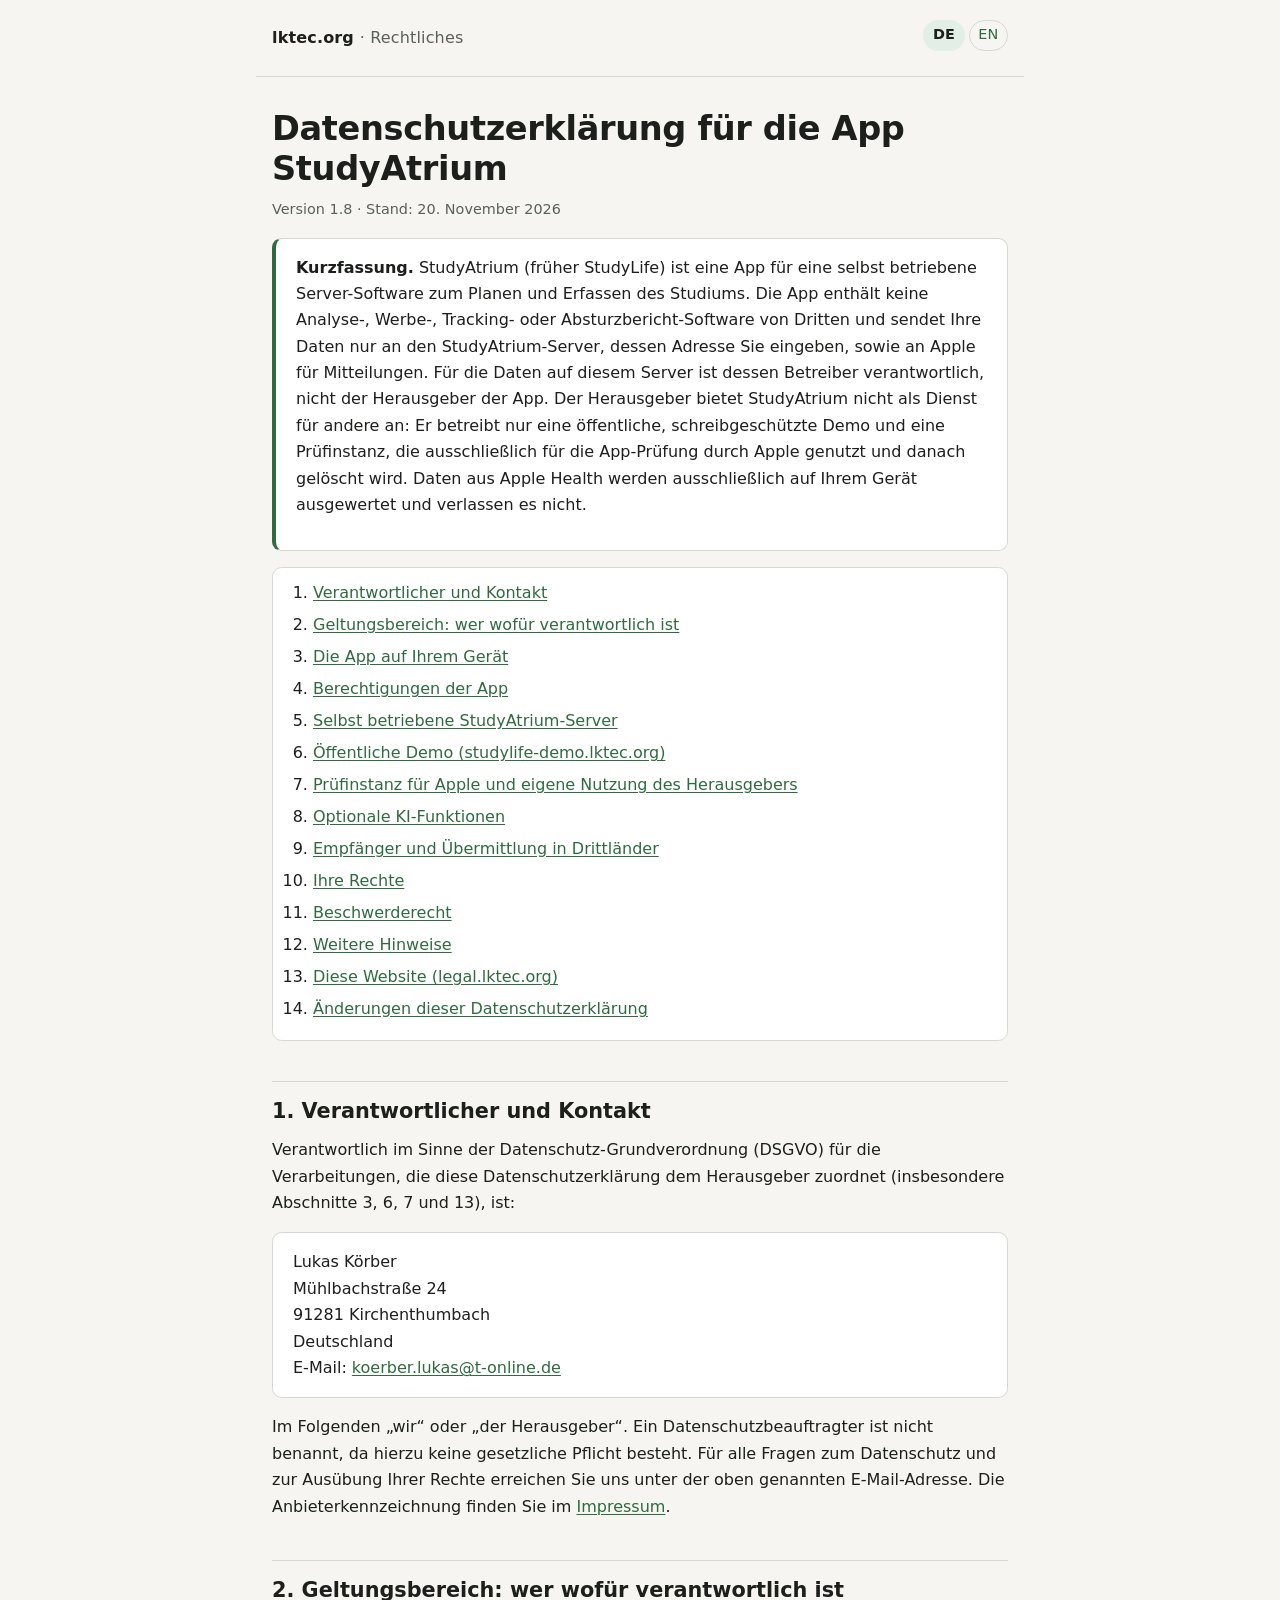
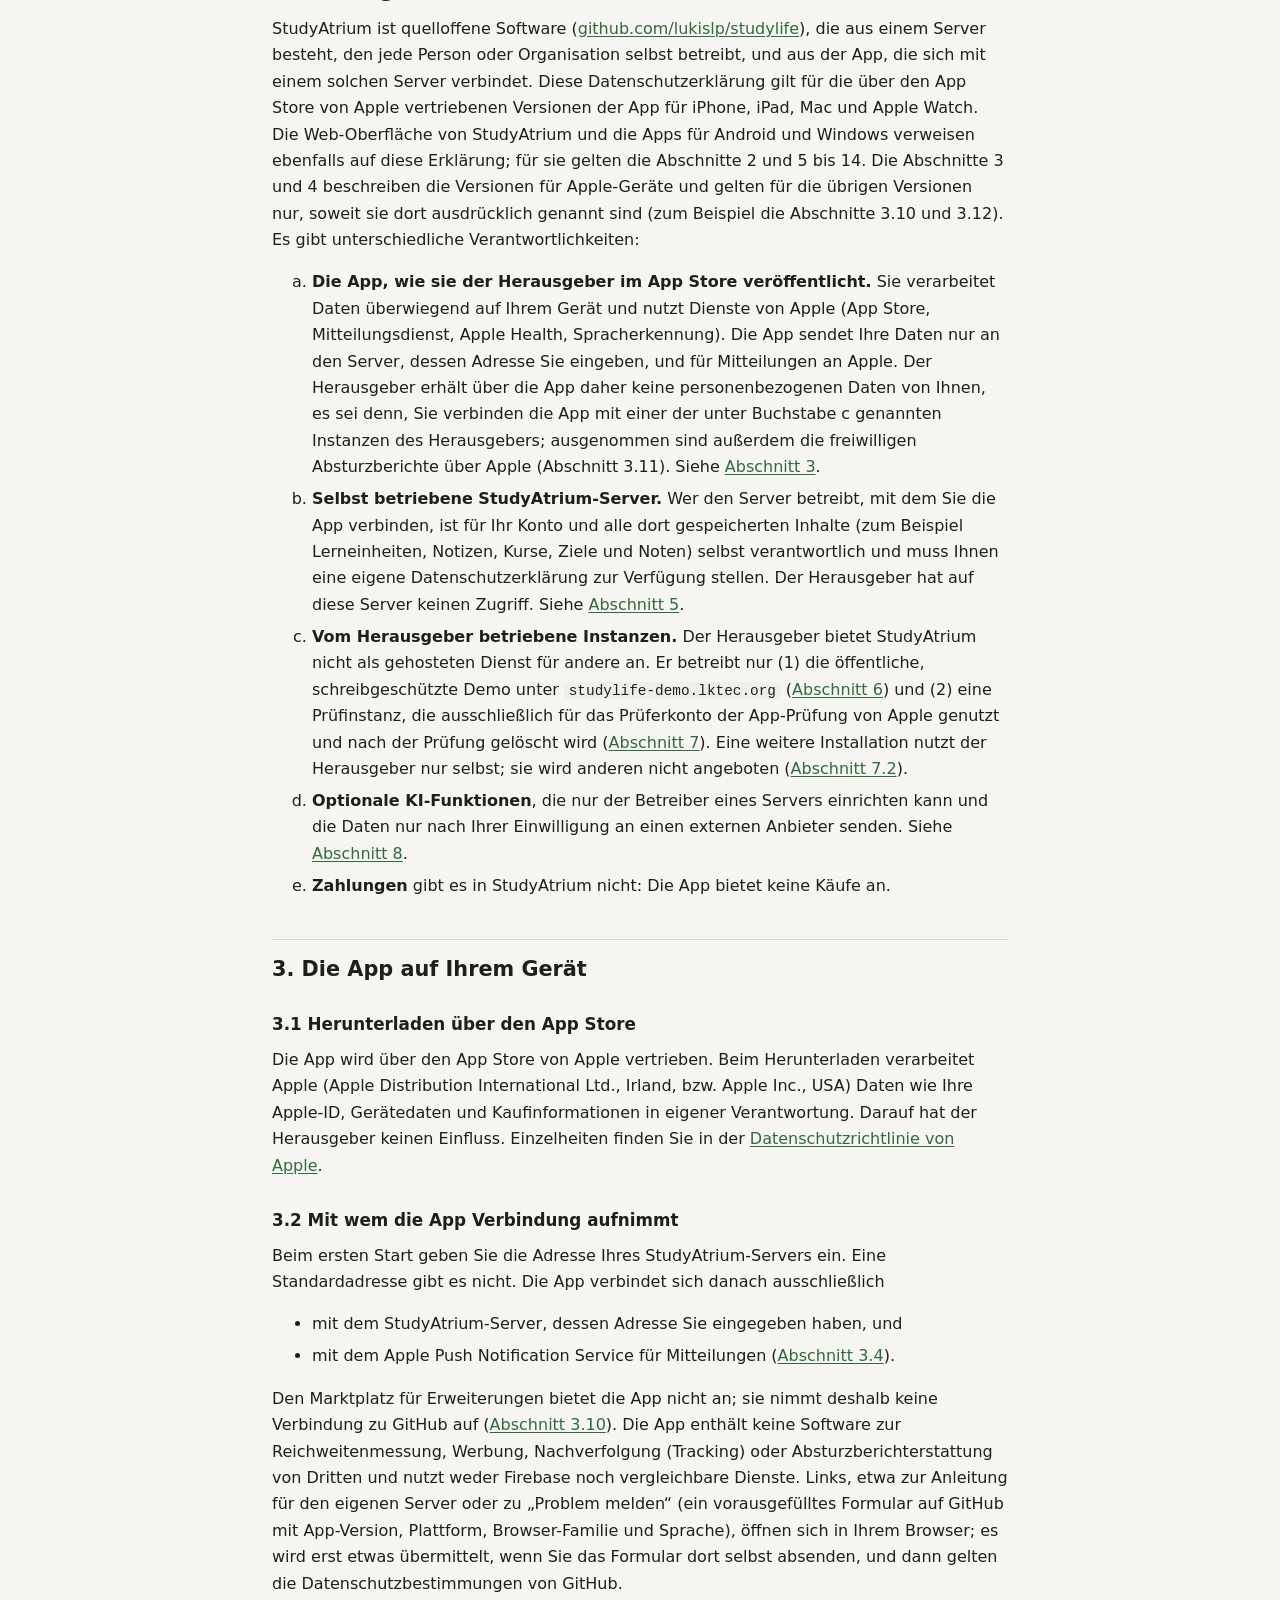
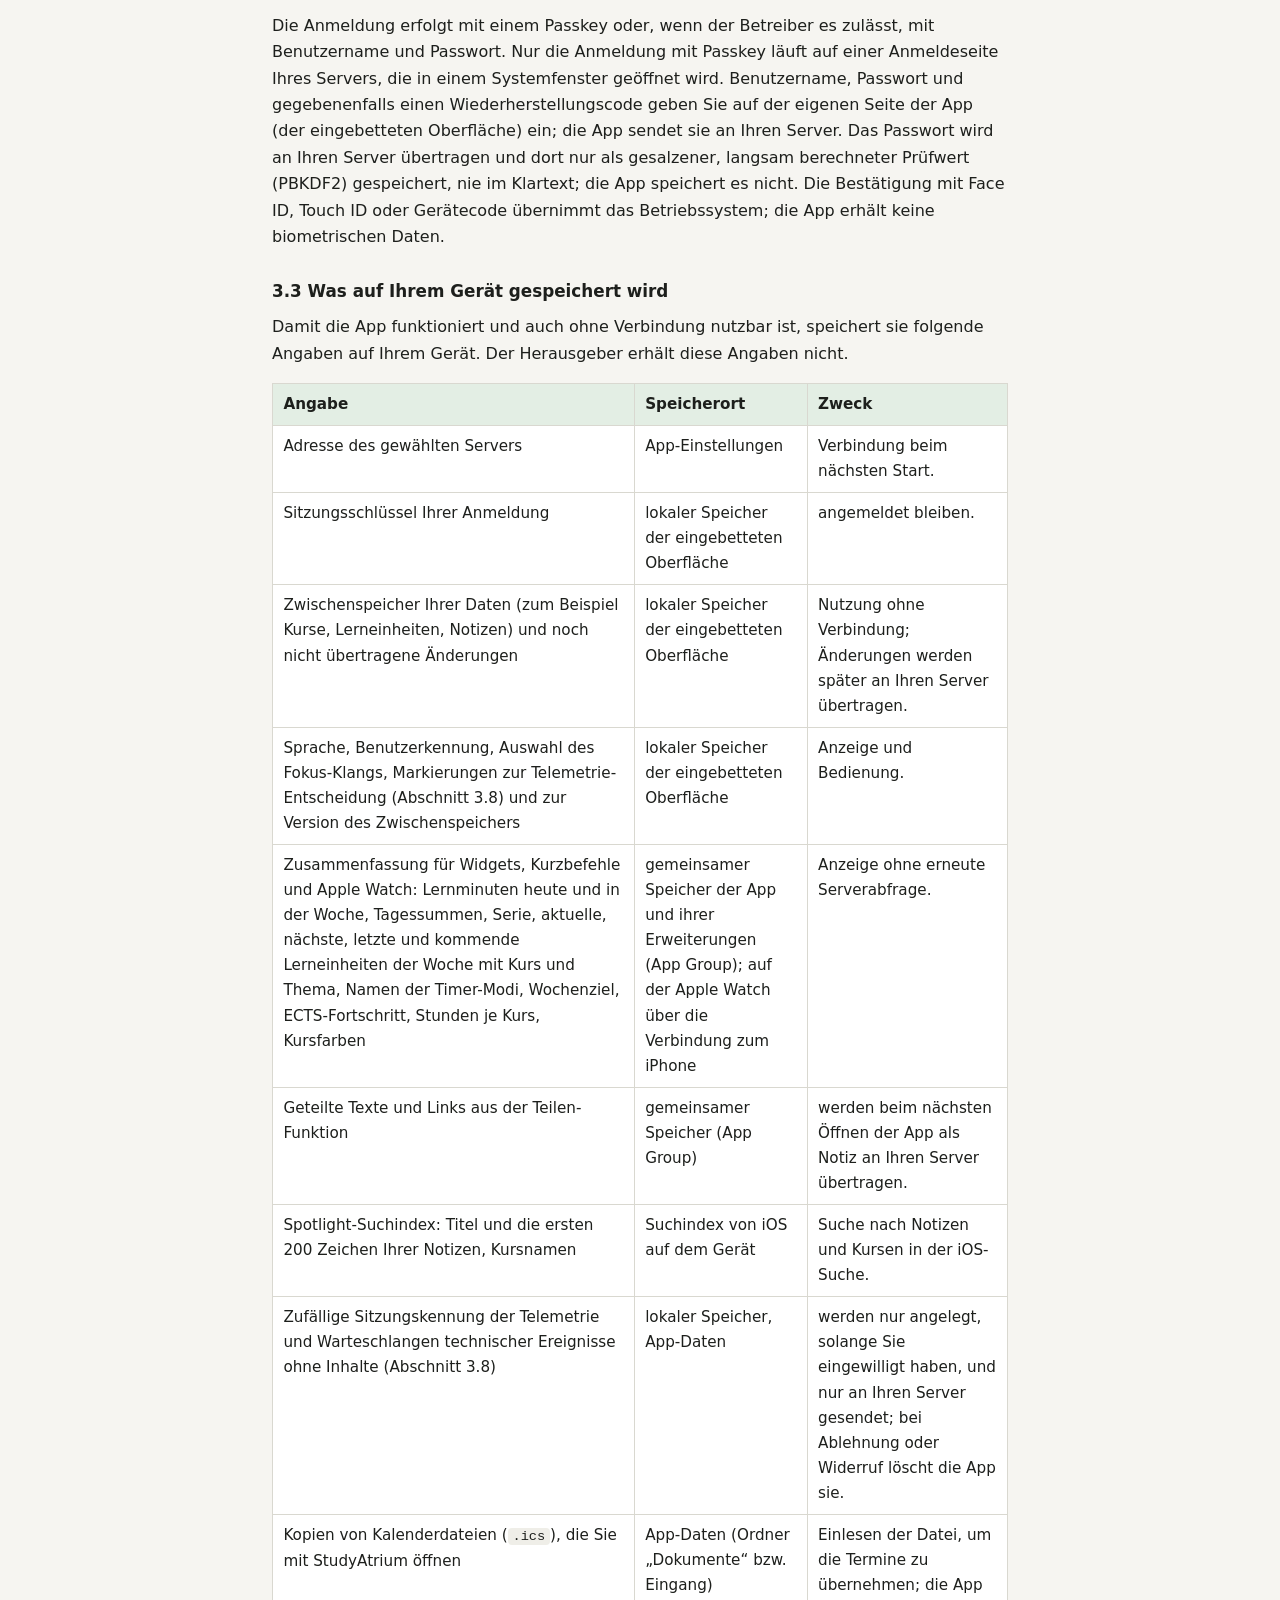
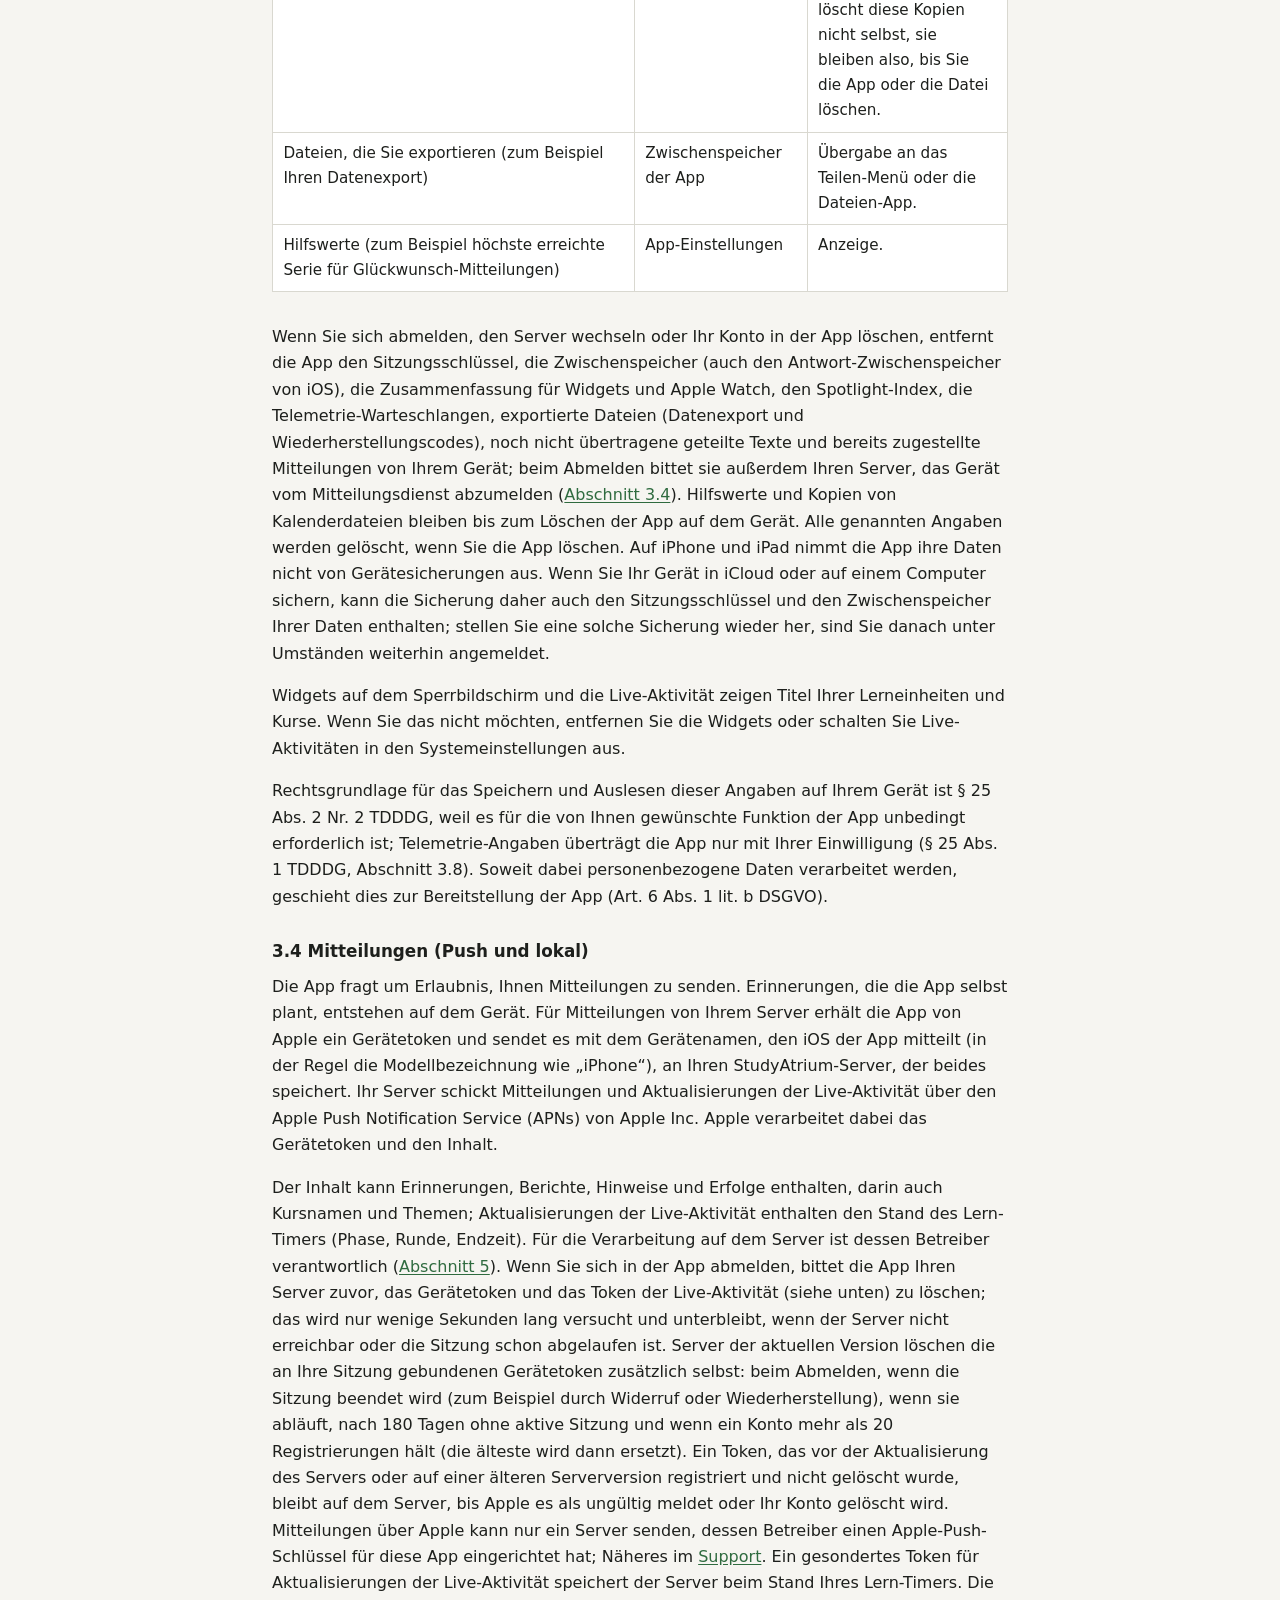
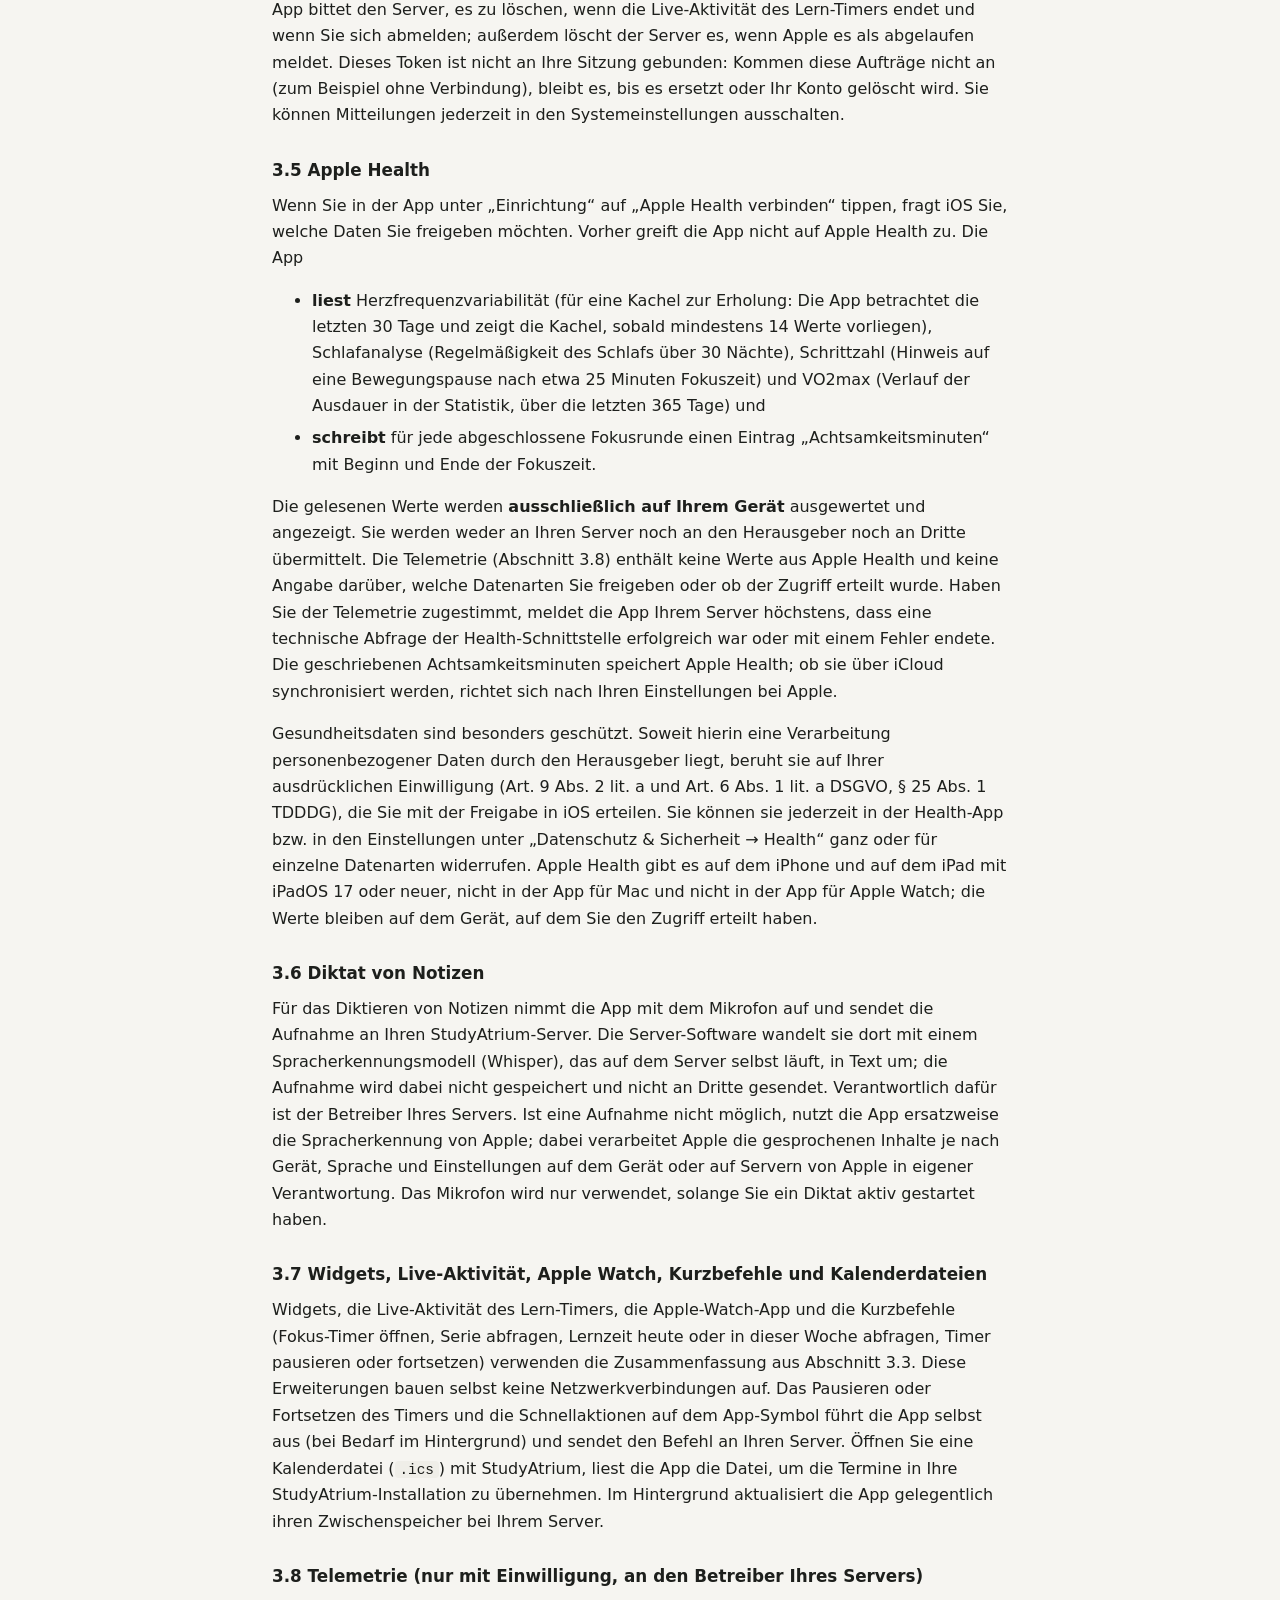
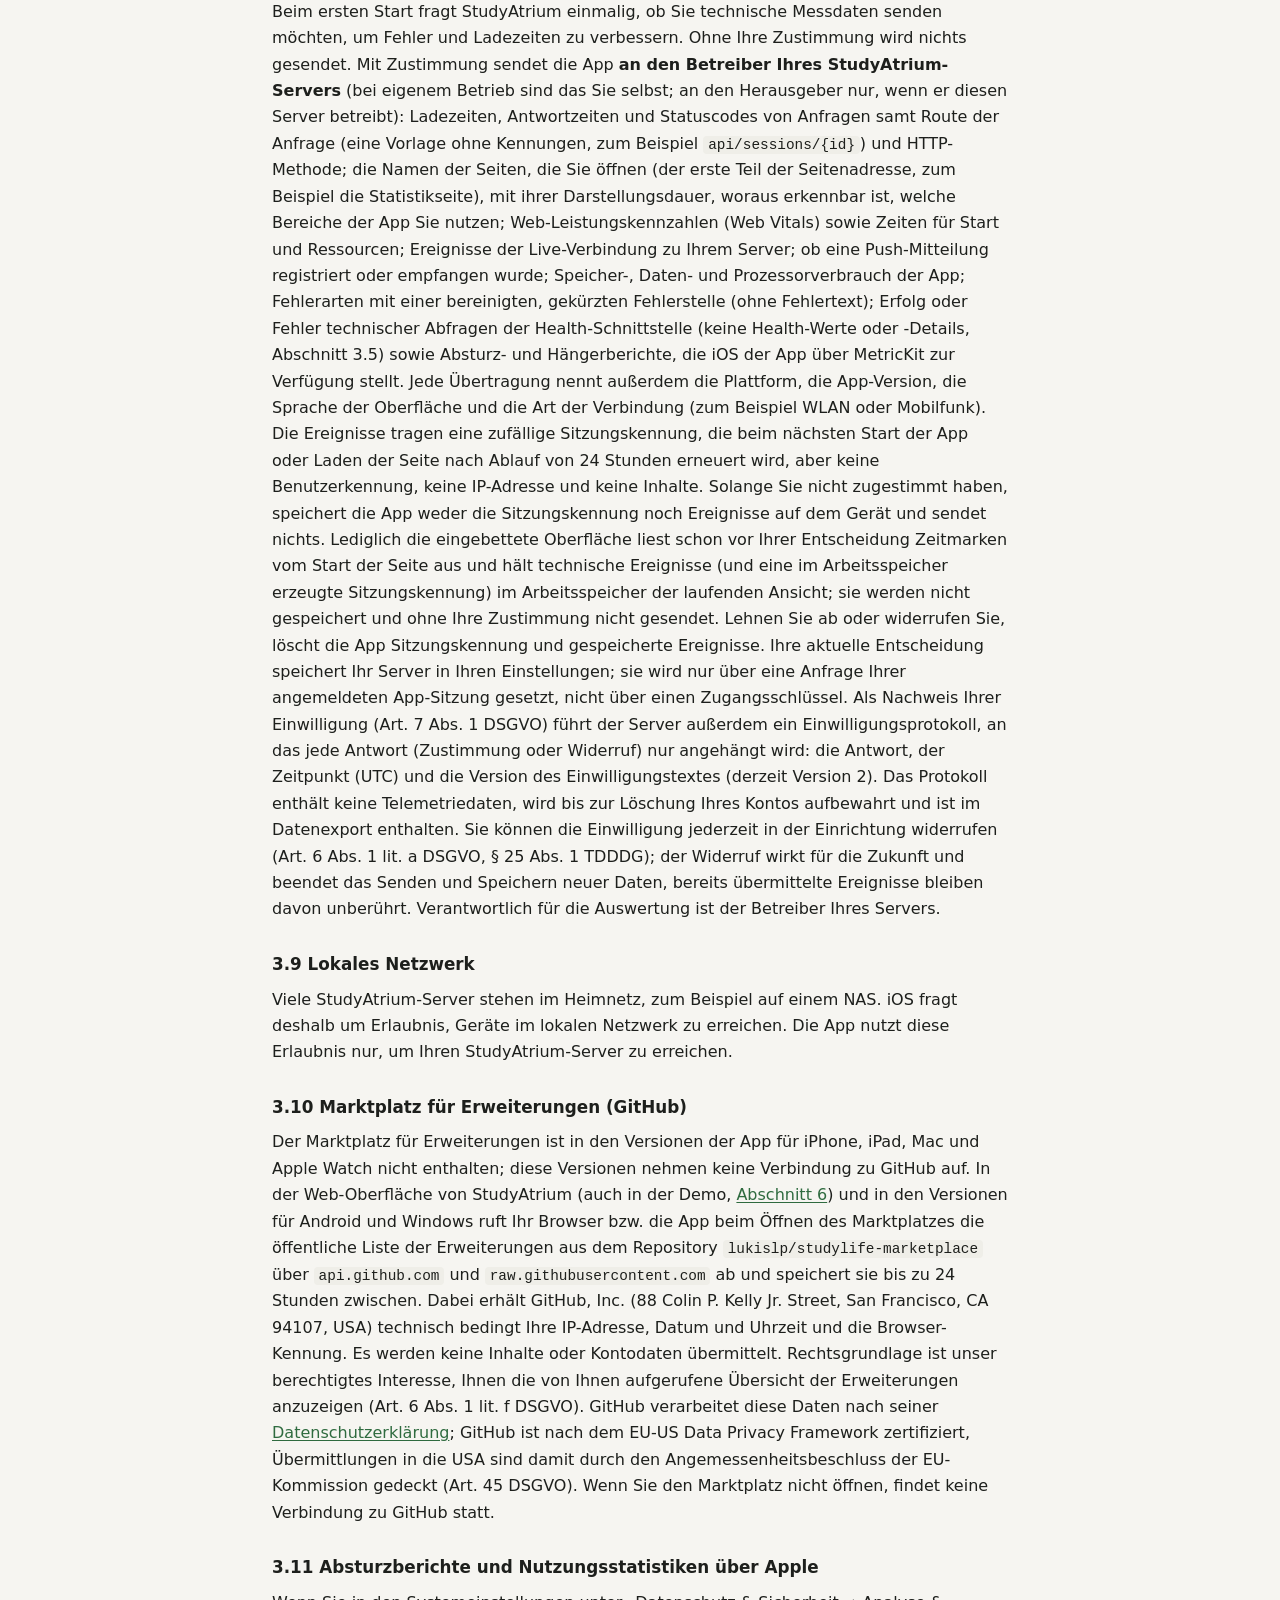
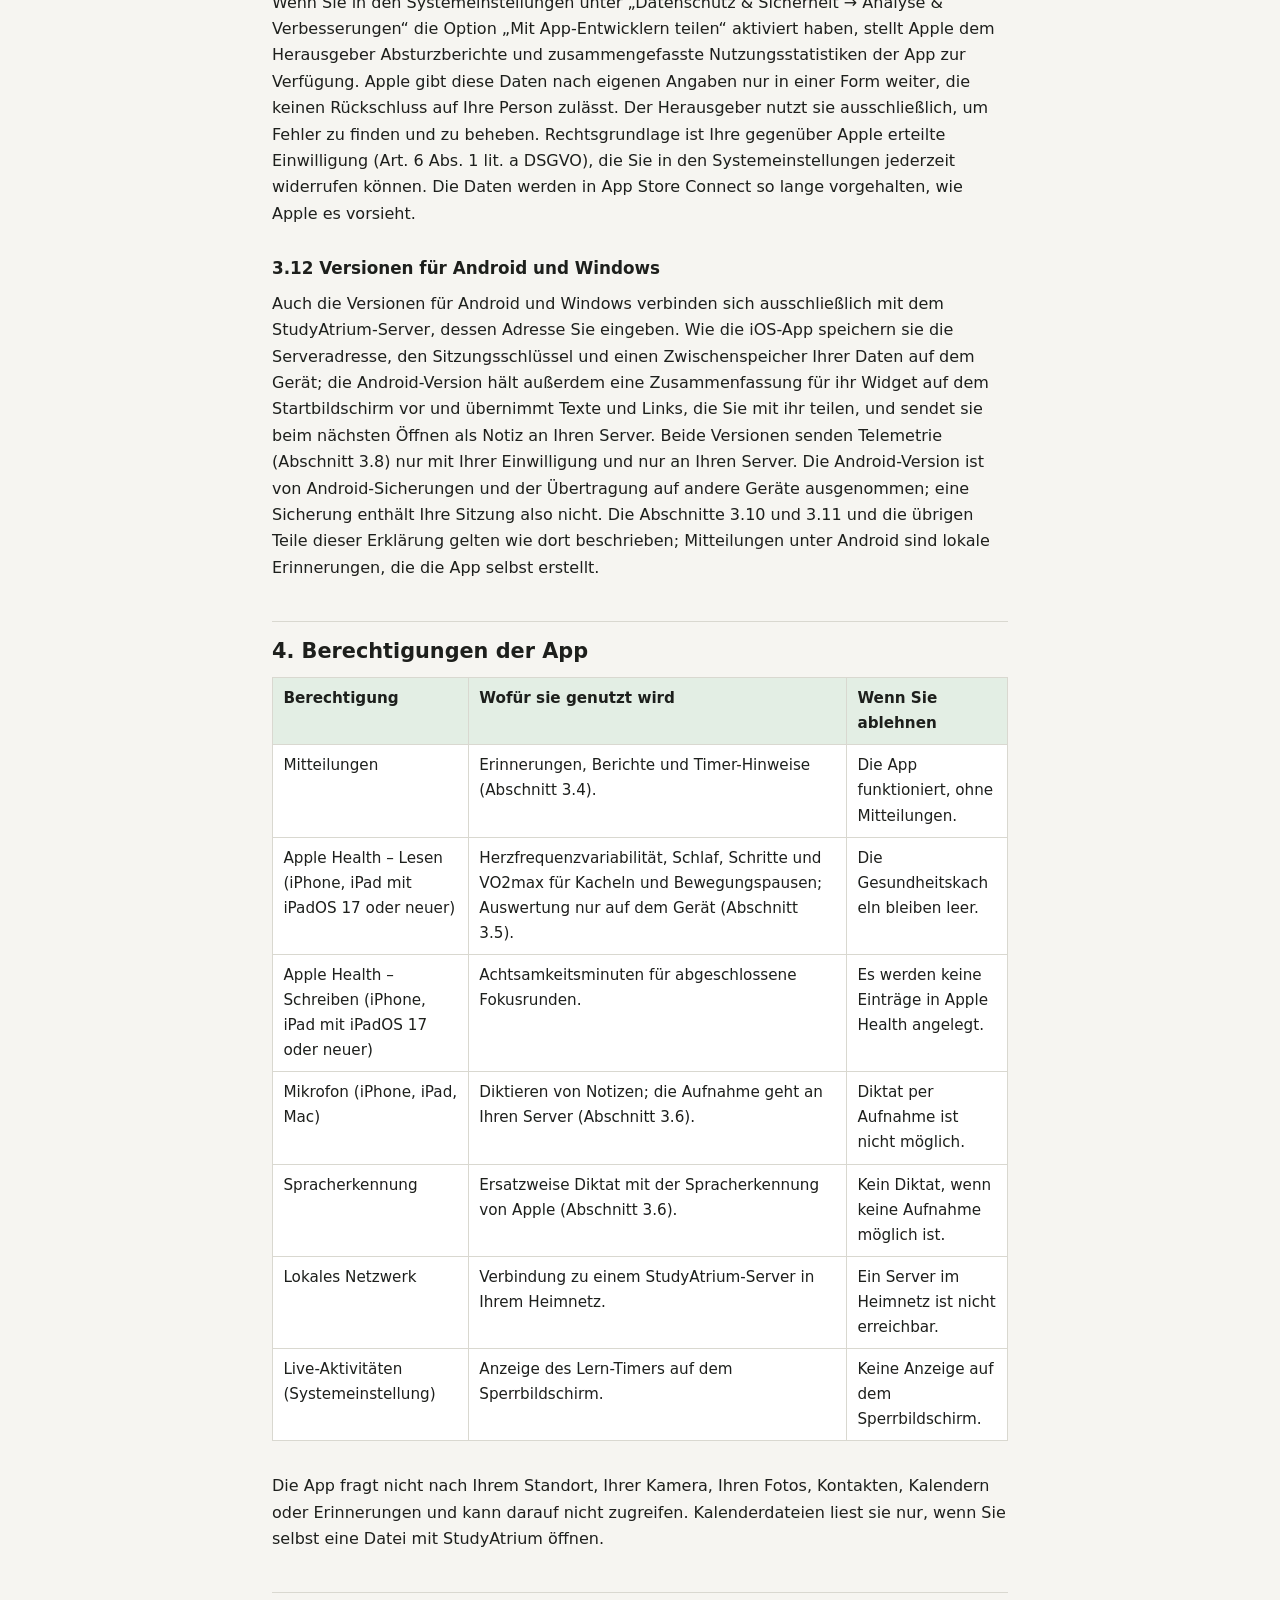
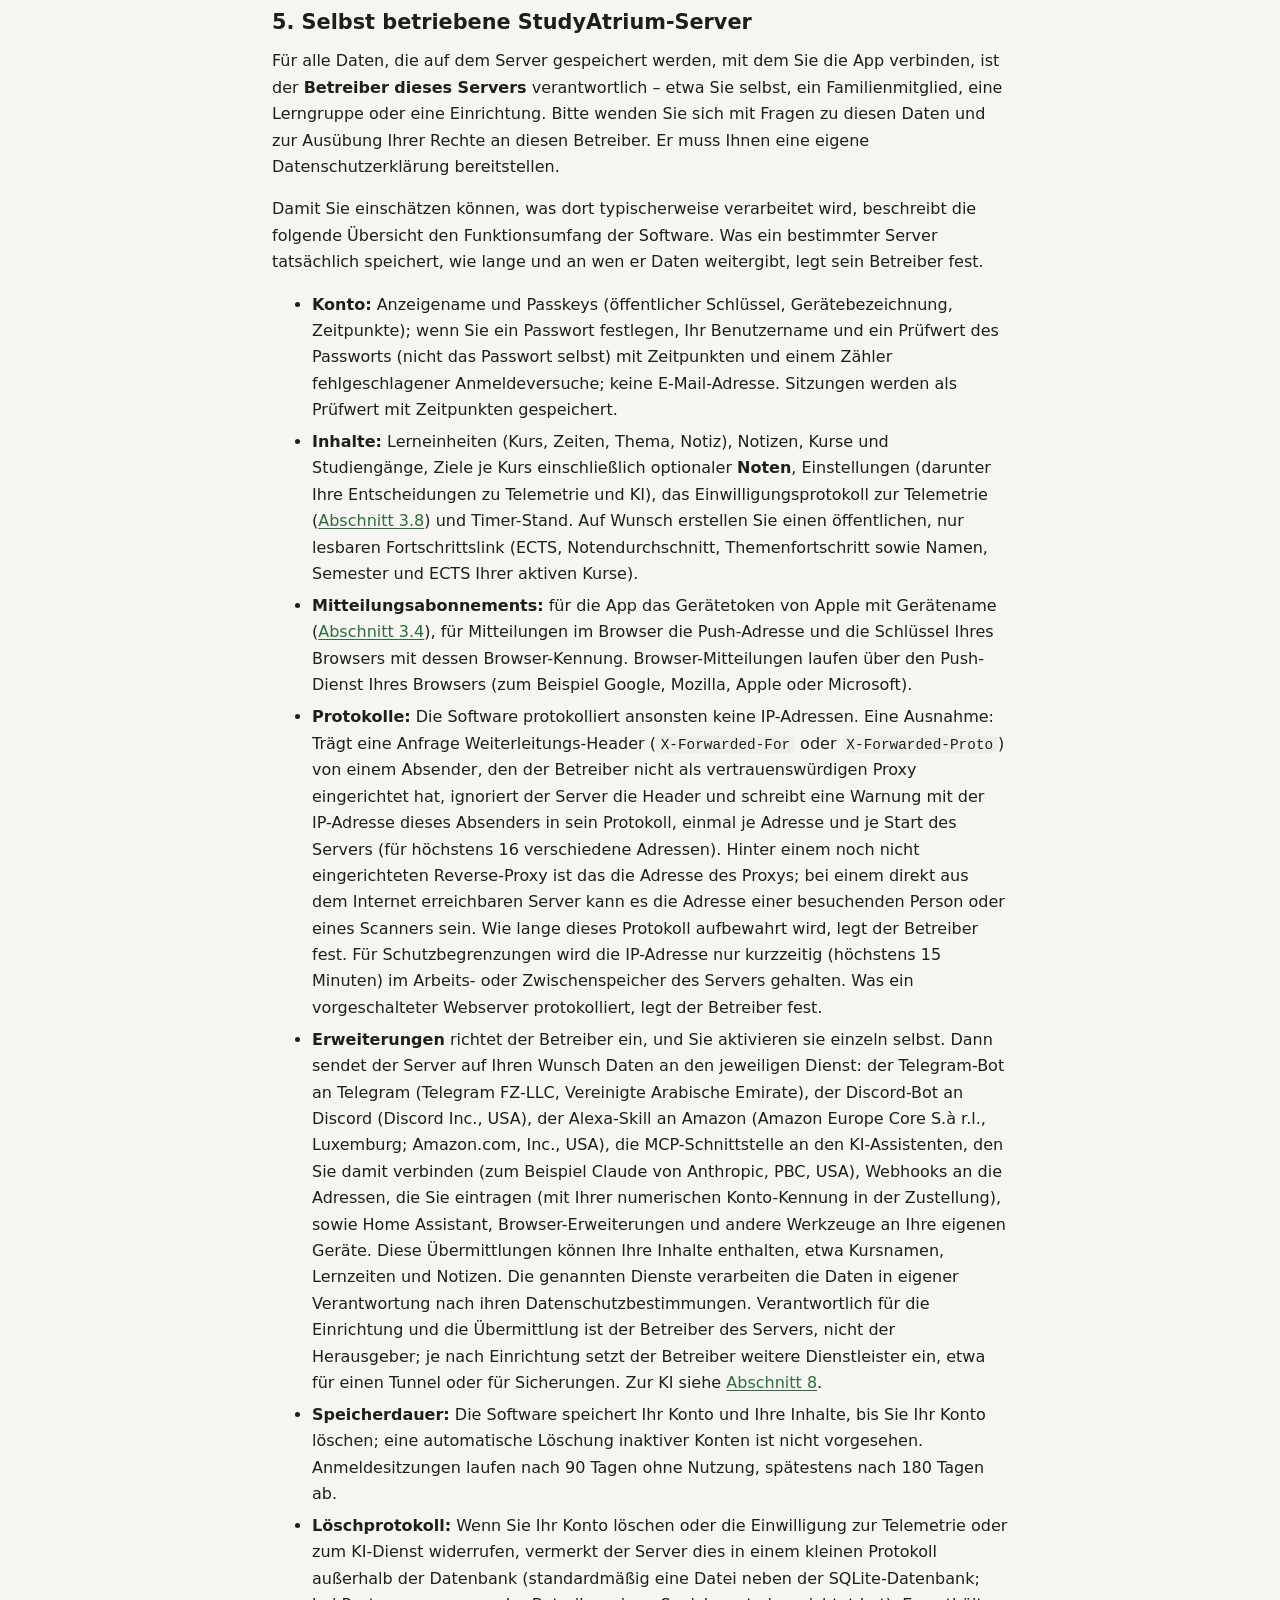
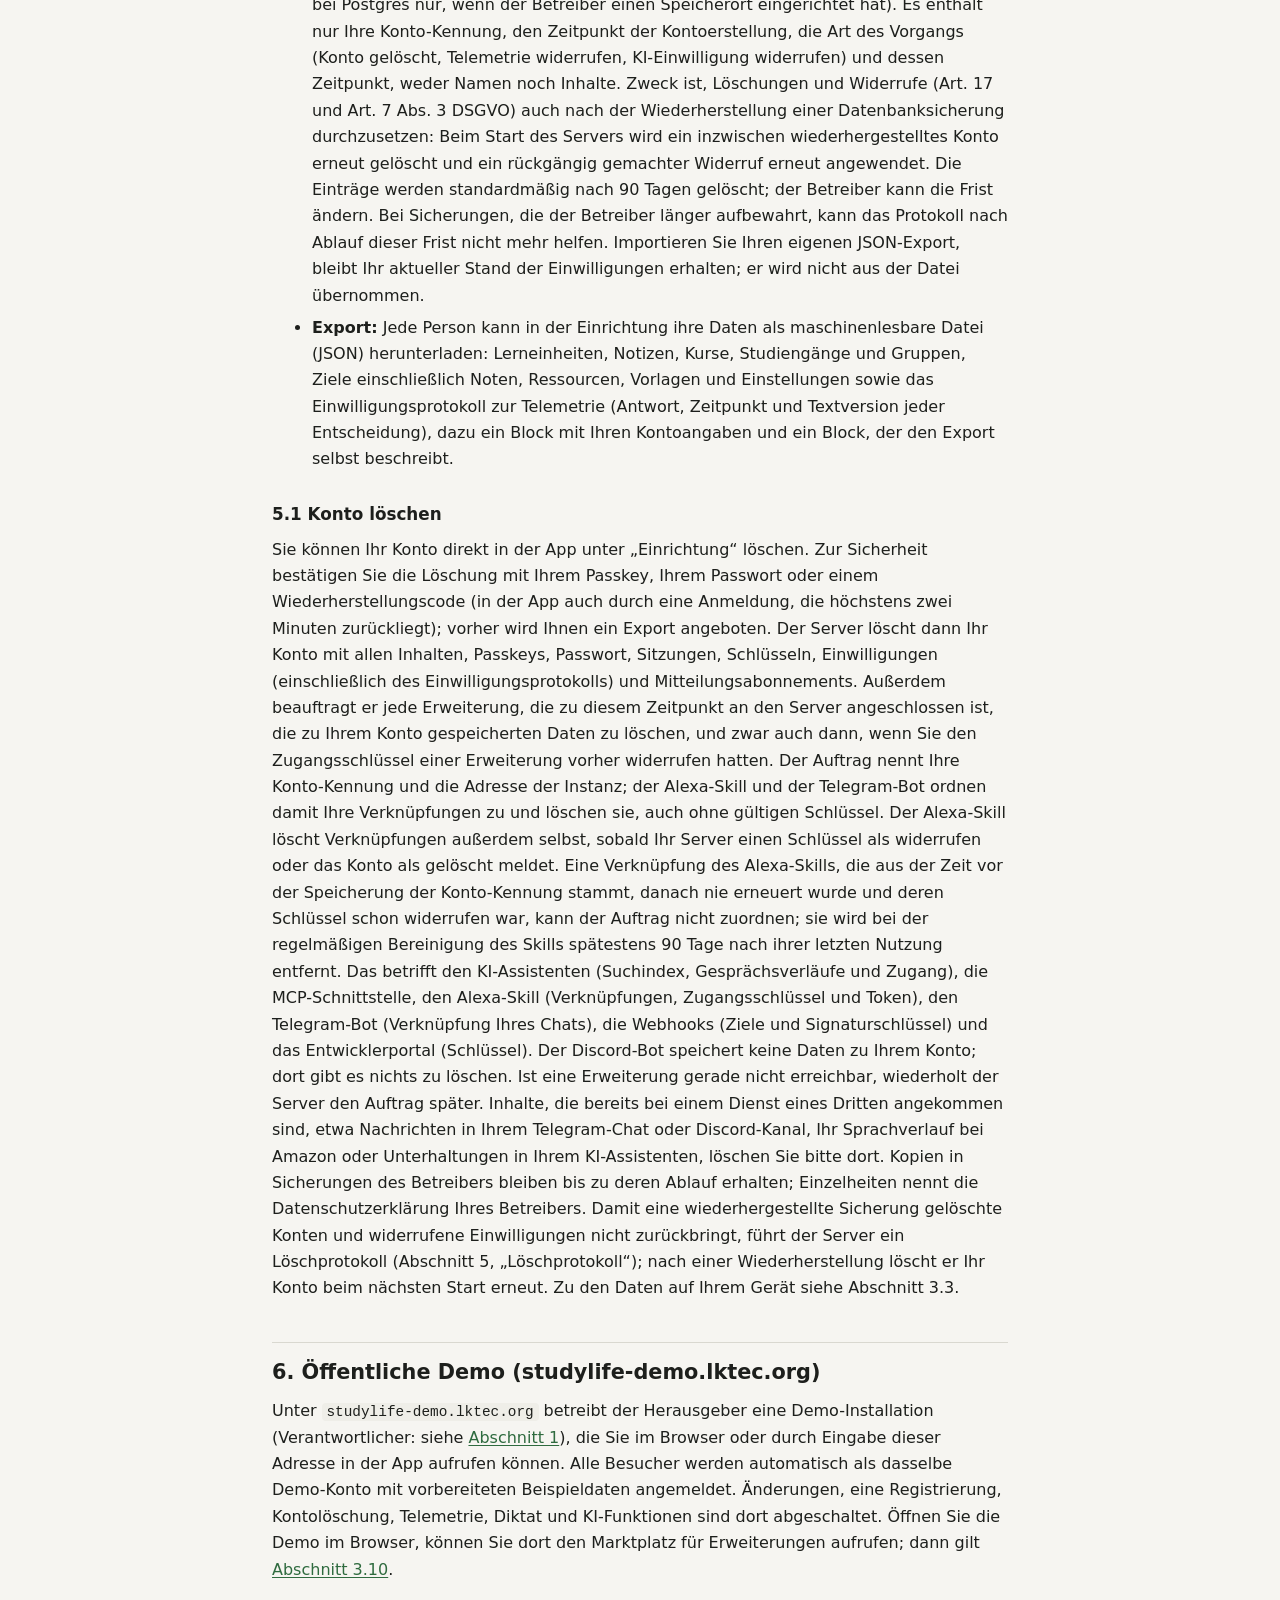
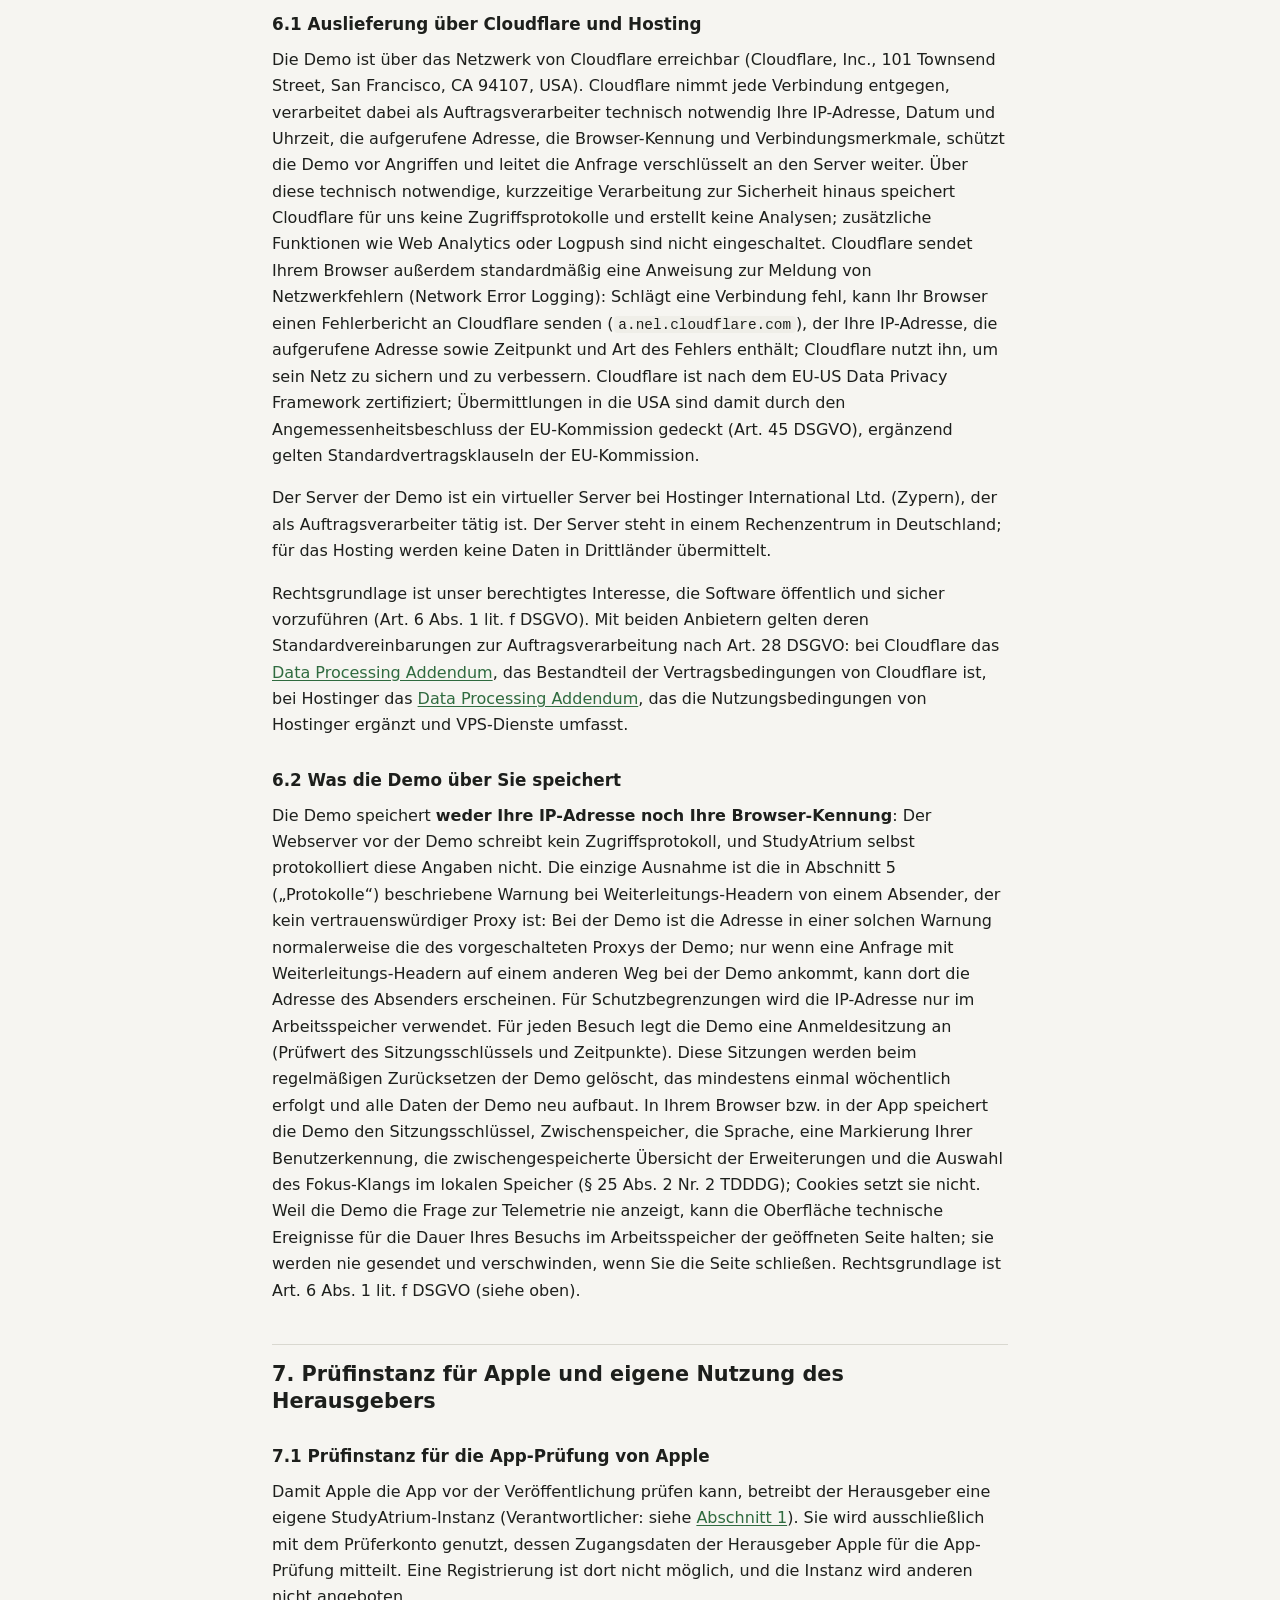
<file: studylife/index.html>
<!doctype html>
<html lang="de">
<head>
<meta charset="utf-8">
<meta name="viewport" content="width=device-width, initial-scale=1">
<title>Verschoben – StudyAtrium – lktec.org</title>
<meta http-equiv="refresh" content="0; url=/studyatrium/">
<link rel="canonical" href="https://legal.lktec.org/studyatrium/">
<meta name="robots" content="noindex">
<link rel="stylesheet" href="/assets/style.css">
<link rel="icon" href="/assets/favicon.svg" type="image/svg+xml">
<link rel="icon" href="/assets/favicon-32.png" type="image/png" sizes="32x32">
</head>
<body>
<main id="content">
  <p>Verschoben nach <a href="/studyatrium/">https://legal.lktec.org/studyatrium/</a></p>
</main>
</body>
</html>
</file>
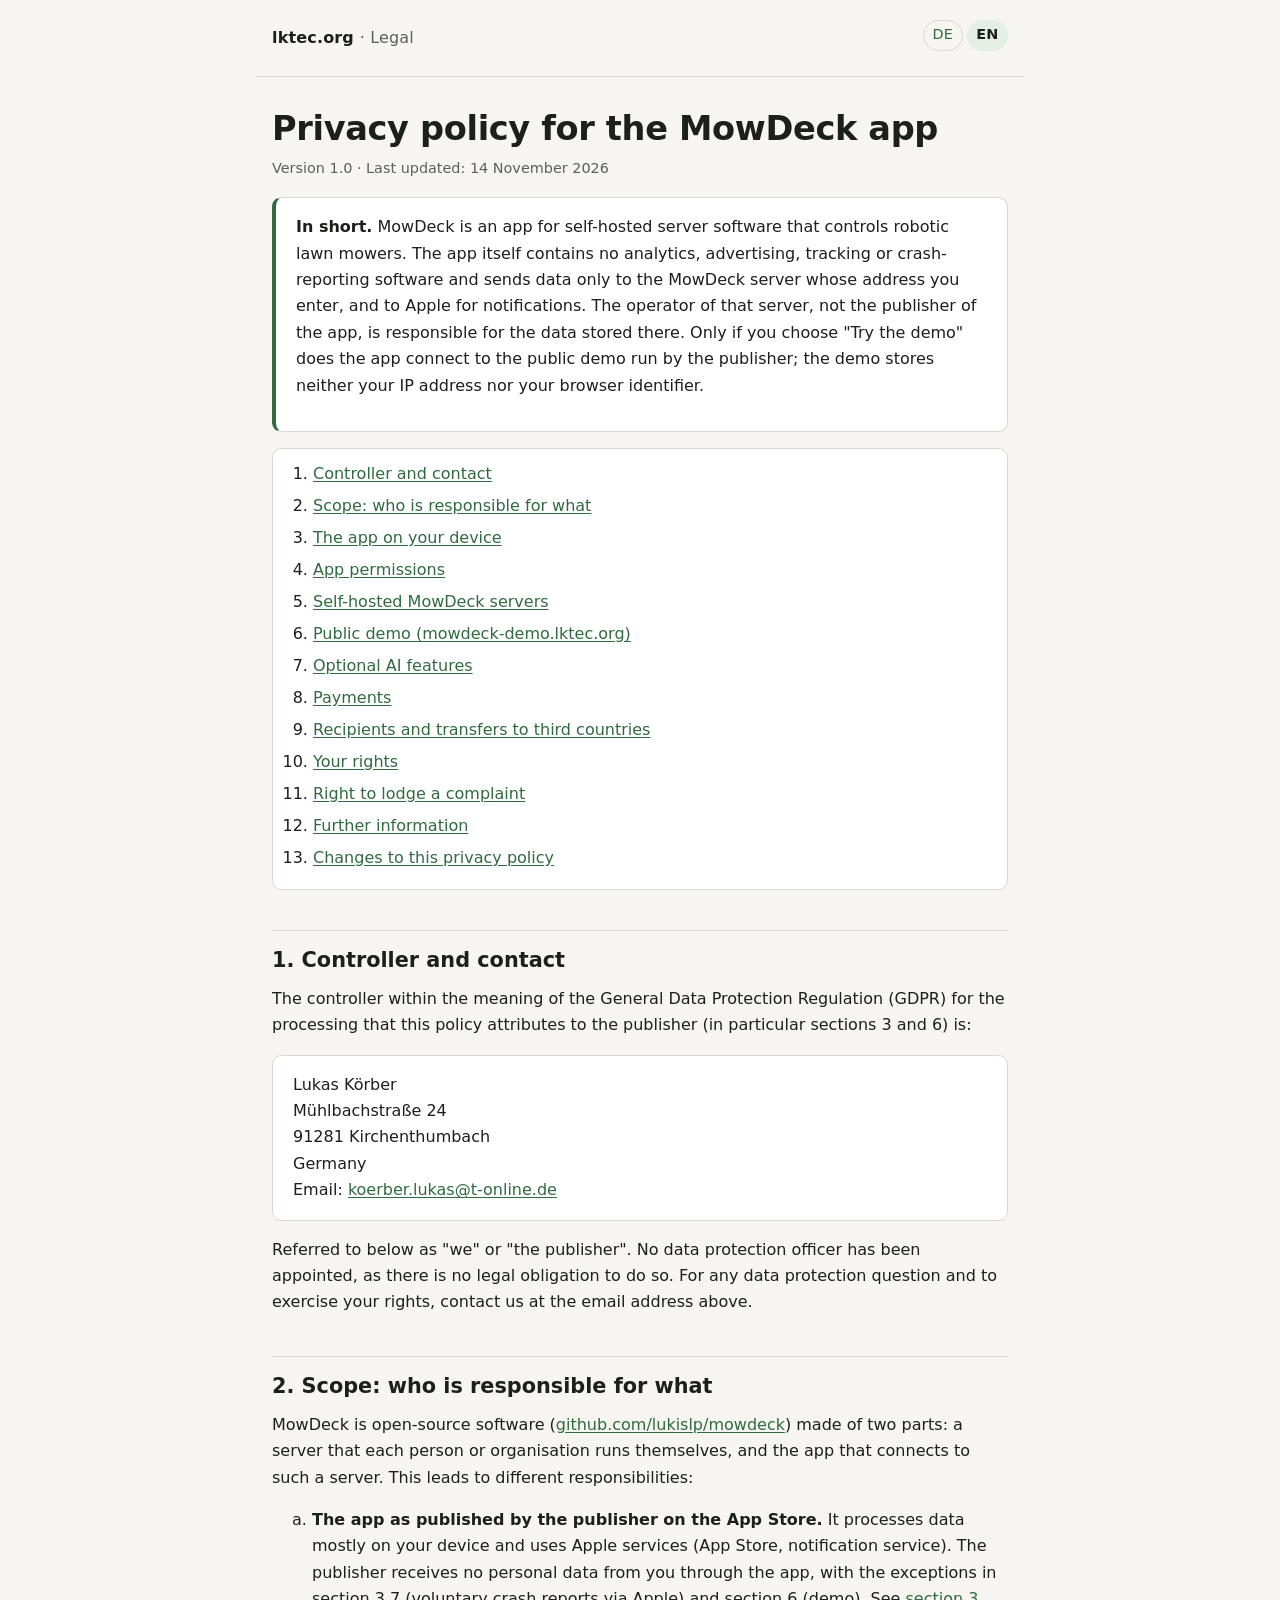
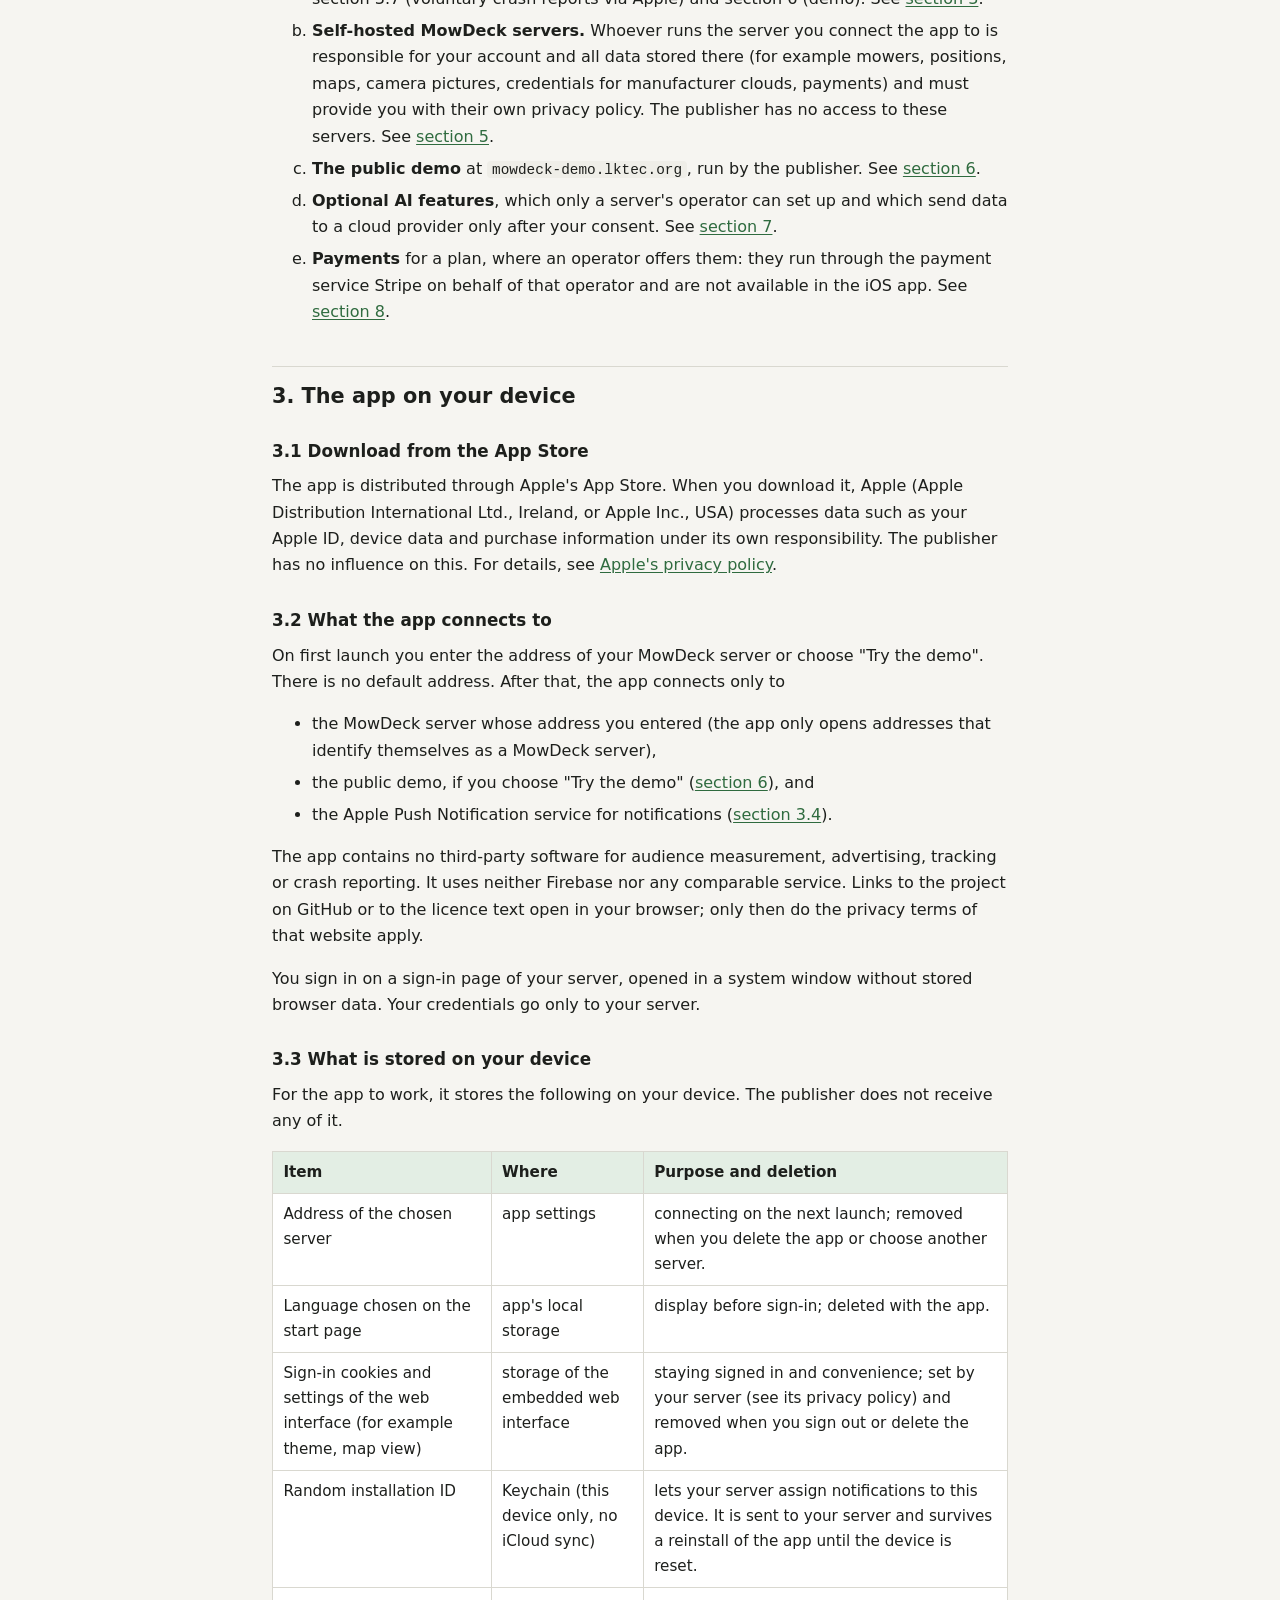
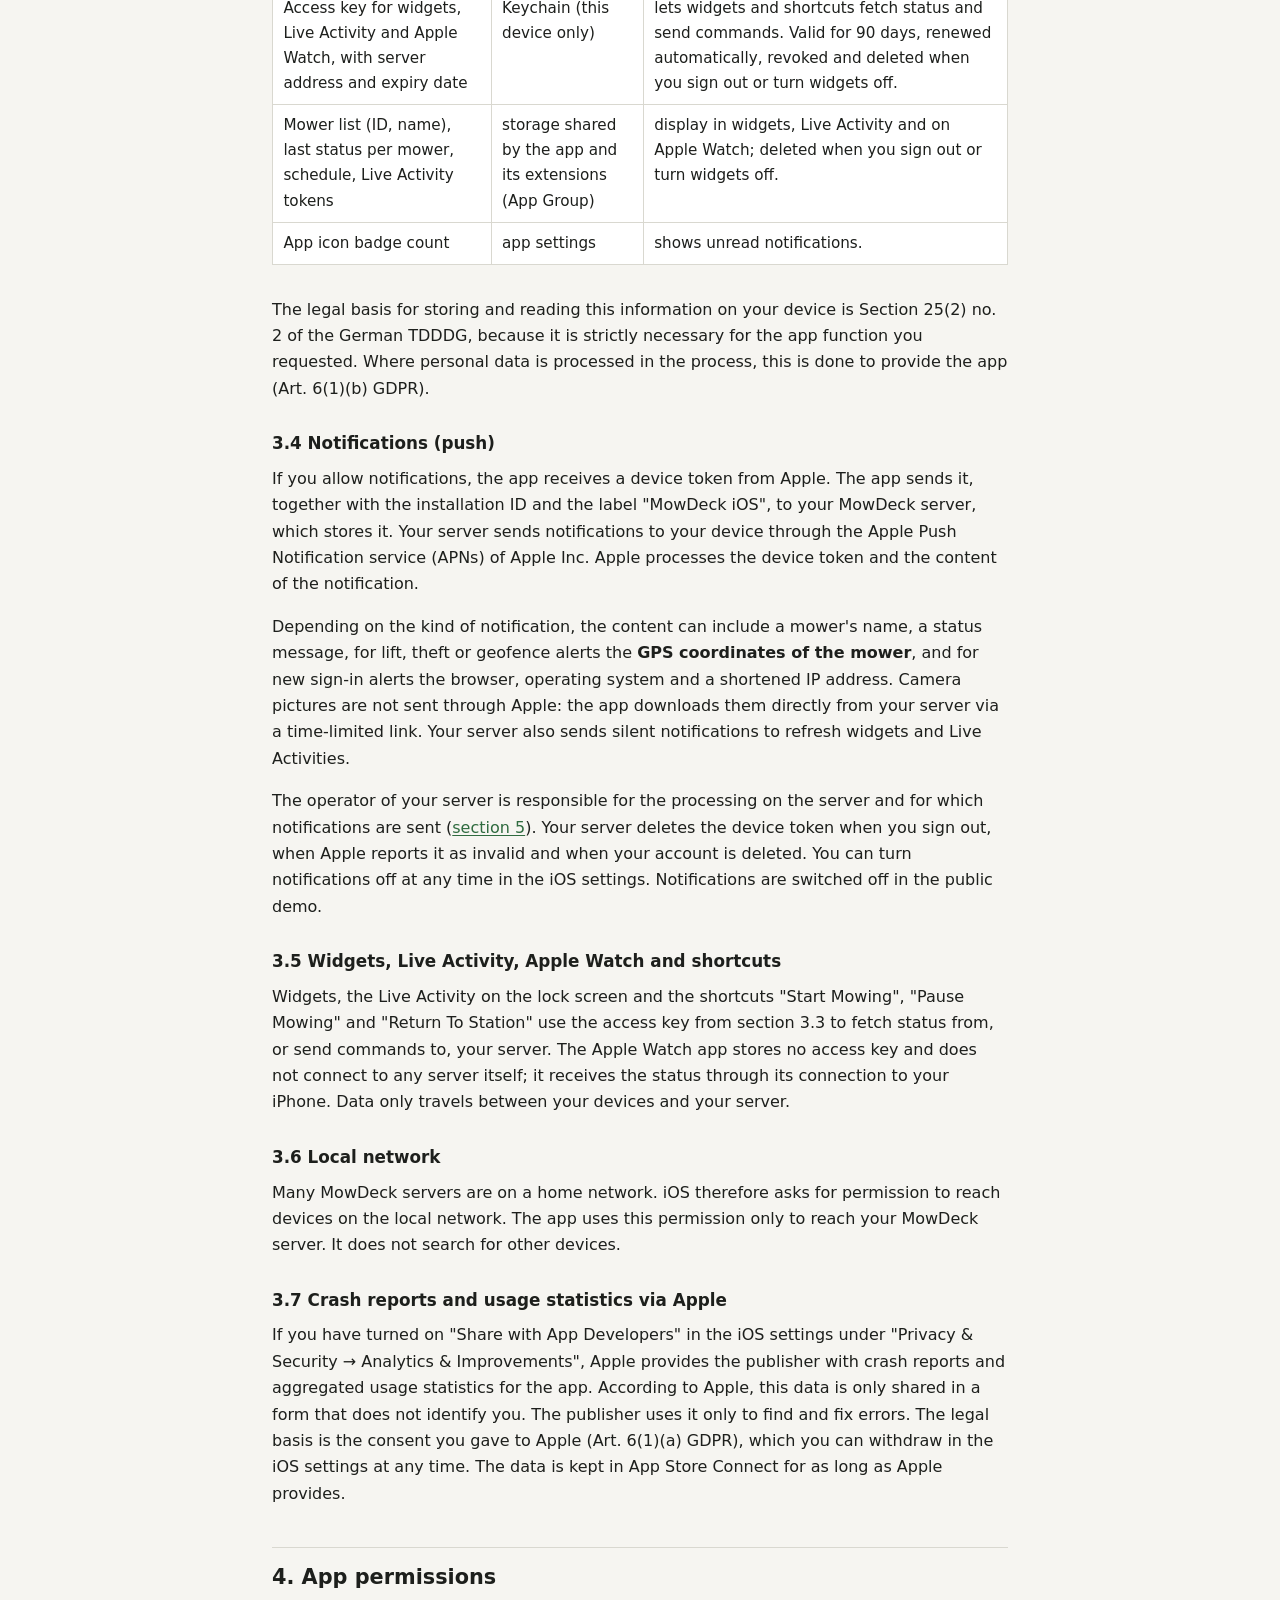
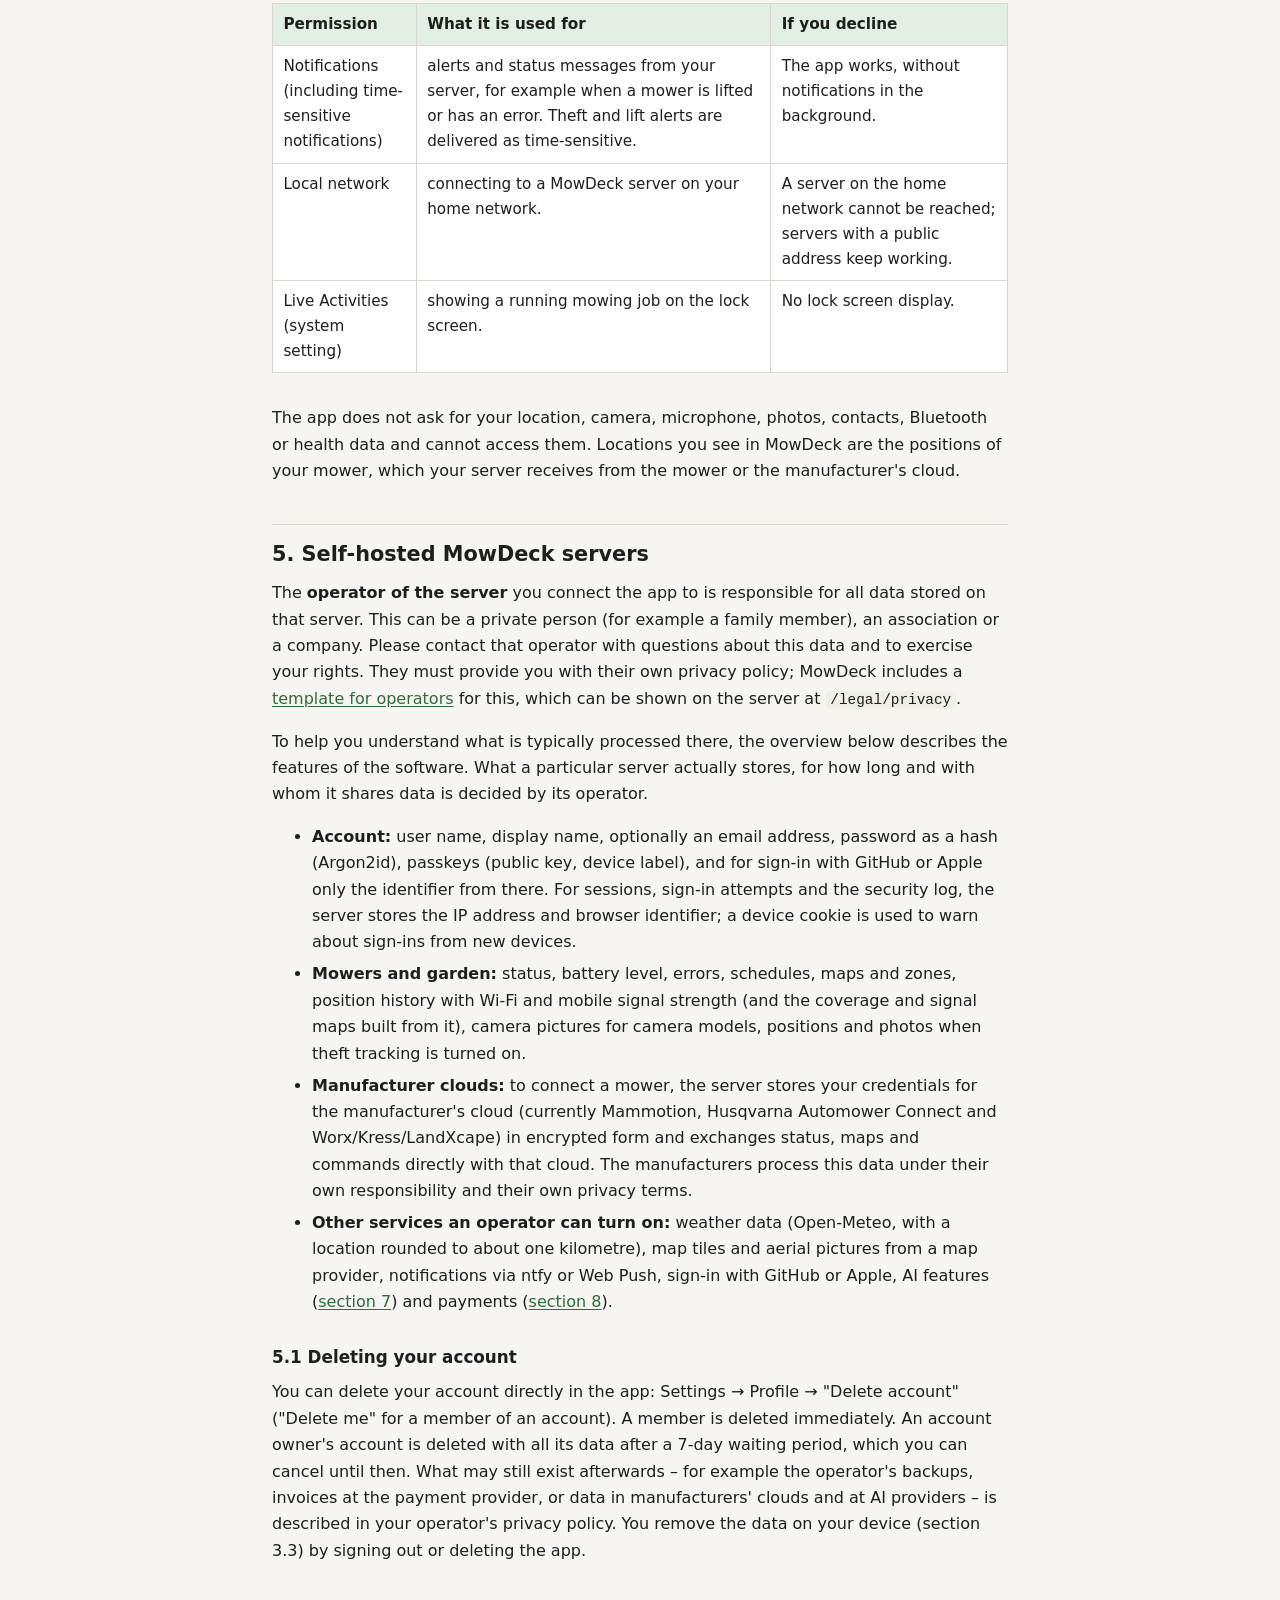
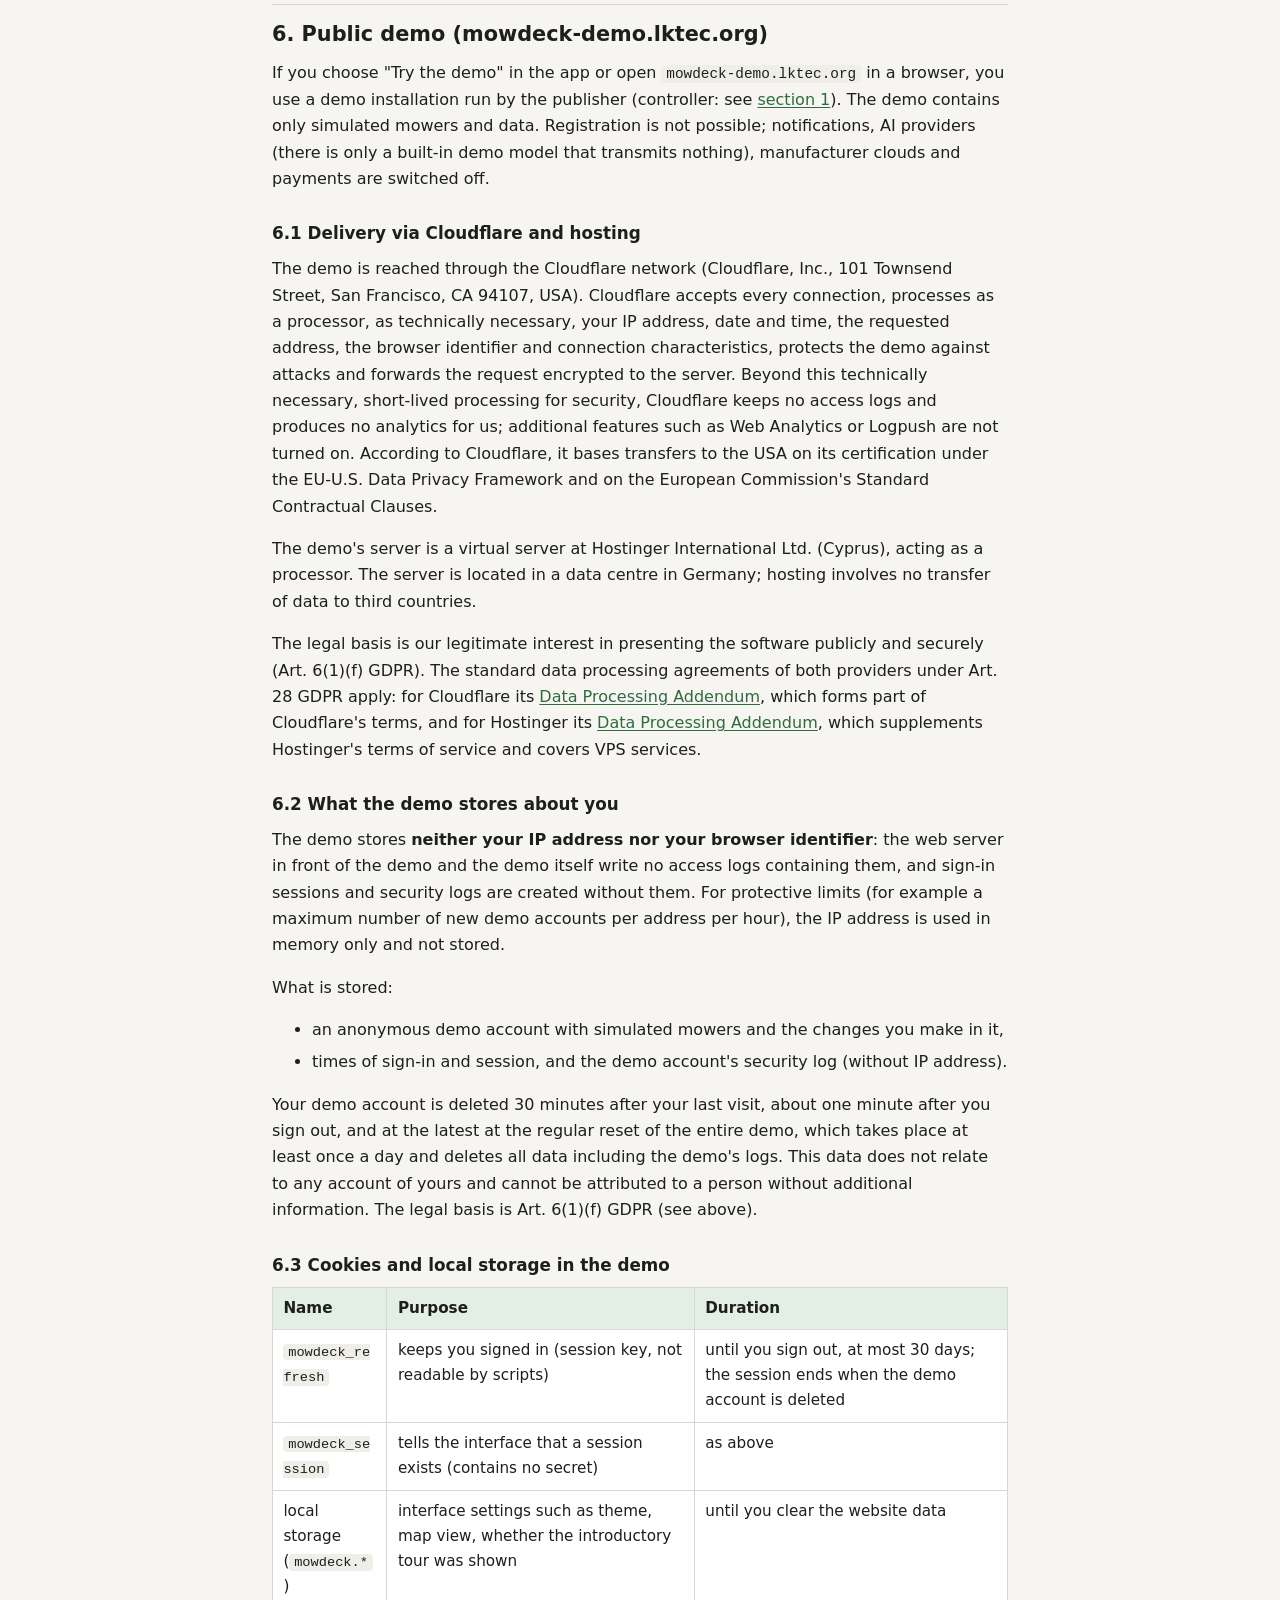
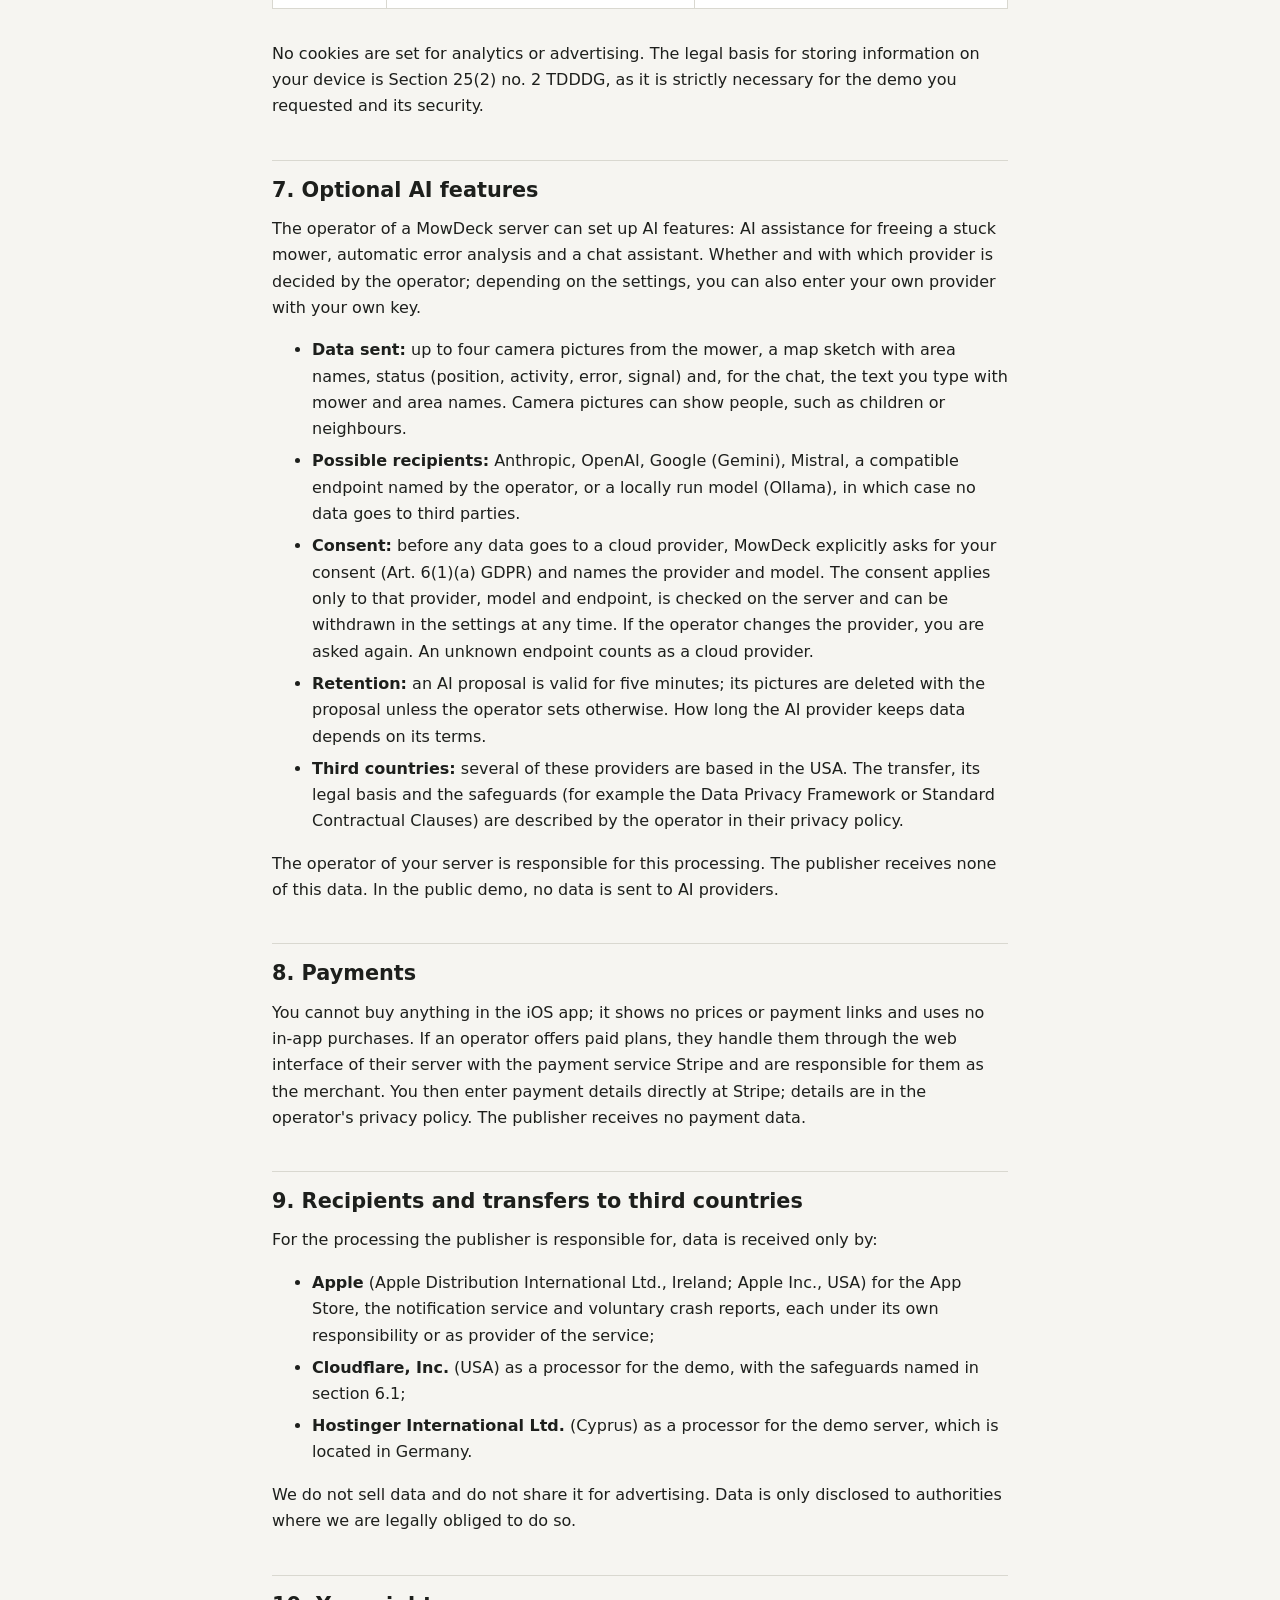
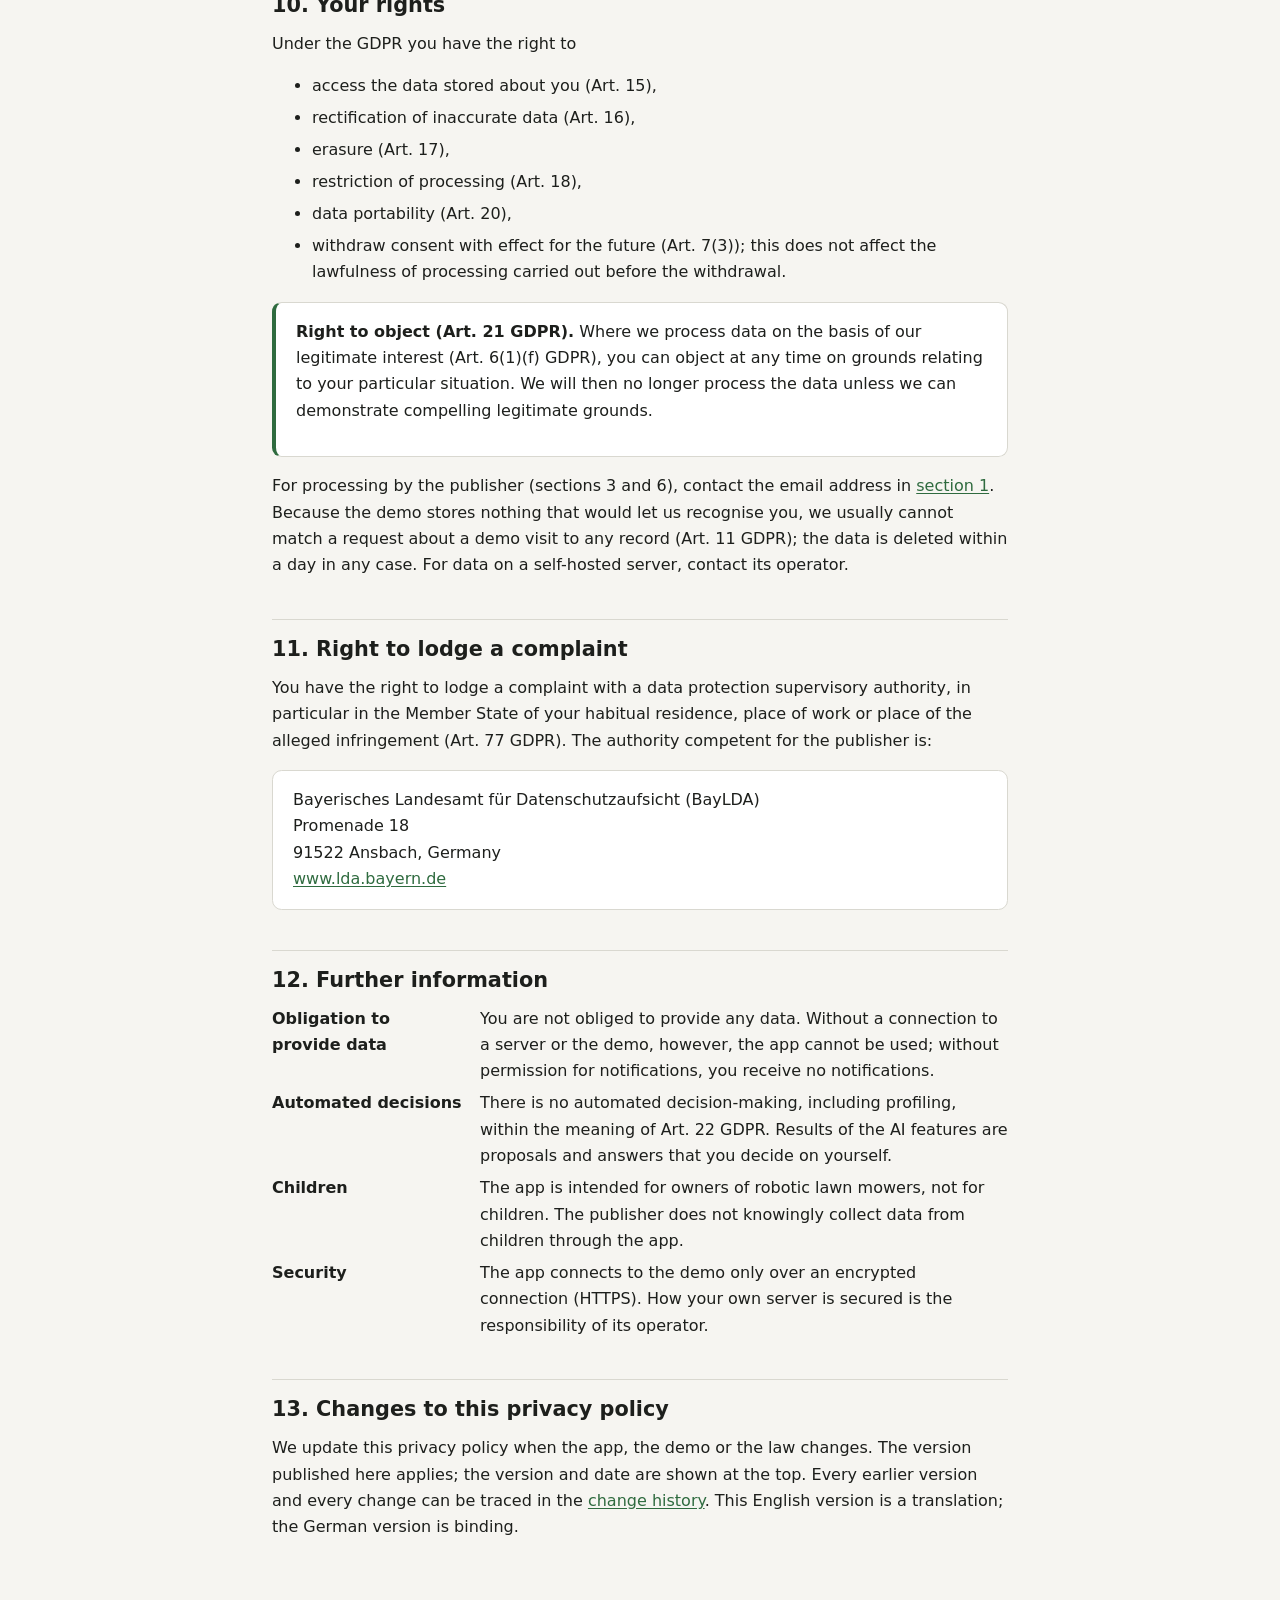
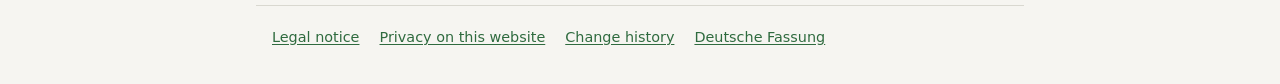
<file: en/mowdeck/index.html>
<!doctype html>
<html lang="en">
<head>
<meta charset="utf-8">
<meta name="viewport" content="width=device-width, initial-scale=1">
<title>MowDeck privacy policy – lktec.org</title>
<meta name="description" content="Privacy policy for the MowDeck app: what the app processes, who is responsible and what rights you have.">
<link rel="stylesheet" href="/assets/style.css">
<link rel="icon" href="/assets/favicon.svg" type="image/svg+xml">
<link rel="icon" href="/assets/favicon-32.png" type="image/png" sizes="32x32">
<link rel="apple-touch-icon" href="/assets/apple-touch-icon.png">
<link rel="alternate" hreflang="de" href="/mowdeck/">
</head>
<body>
<a class="skip" href="#content">Skip to content</a>
<header class="site-header">
  <a class="brand" href="/en/">lktec.org <span>· Legal</span></a>
  <nav aria-label="Language">
    <ul class="lang-switch">
      <li><a href="/mowdeck/" hreflang="de" lang="de">DE</a></li>
      <li><span aria-current="page" lang="en">EN</span></li>
    </ul>
  </nav>
</header>
<main id="content">
  <h1>Privacy policy for the MowDeck app</h1>
  <p class="meta">Version 1.0 · Last updated: 14 November 2026</p>

  <div class="card note">
    <p><strong>In short.</strong> MowDeck is an app for self-hosted server software that controls robotic lawn mowers. The app itself contains no analytics, advertising, tracking or crash-reporting software and sends data only to the MowDeck server whose address you enter, and to Apple for notifications. The operator of that server, not the publisher of the app, is responsible for the data stored there. Only if you choose "Try the demo" does the app connect to the public demo run by the publisher; the demo stores neither your IP address nor your browser identifier.</p>
  </div>

  <nav class="toc" aria-label="Contents">
    <ol>
      <li><a href="#controller">Controller and contact</a></li>
      <li><a href="#scope">Scope: who is responsible for what</a></li>
      <li><a href="#app">The app on your device</a></li>
      <li><a href="#permissions">App permissions</a></li>
      <li><a href="#server">Self-hosted MowDeck servers</a></li>
      <li><a href="#demo">Public demo (mowdeck-demo.lktec.org)</a></li>
      <li><a href="#ai">Optional AI features</a></li>
      <li><a href="#payments">Payments</a></li>
      <li><a href="#recipients">Recipients and transfers to third countries</a></li>
      <li><a href="#rights">Your rights</a></li>
      <li><a href="#complaint">Right to lodge a complaint</a></li>
      <li><a href="#further">Further information</a></li>
      <li><a href="#changes">Changes to this privacy policy</a></li>
    </ol>
  </nav>

  <h2 id="controller">1. Controller and contact</h2>
  <p>The controller within the meaning of the General Data Protection Regulation (GDPR) for the processing that this policy attributes to the publisher (in particular sections 3 and 6) is:</p>
  <div class="card">
    <address>Lukas Körber<br>Mühlbachstraße 24<br>91281 Kirchenthumbach<br>Germany<br>
    Email: <a href="mailto:koerber.lukas@t-online.de">koerber.lukas@t-online.de</a></address>
  </div>
  <p>Referred to below as "we" or "the publisher". No data protection officer has been appointed, as there is no legal obligation to do so. For any data protection question and to exercise your rights, contact us at the email address above.</p>

  <h2 id="scope">2. Scope: who is responsible for what</h2>
  <p>MowDeck is open-source software (<a href="https://github.com/lukislp/mowdeck">github.com/lukislp/mowdeck</a>) made of two parts: a server that each person or organisation runs themselves, and the app that connects to such a server. This leads to different responsibilities:</p>
  <ol type="a">
    <li><strong>The app as published by the publisher on the App Store.</strong> It processes data mostly on your device and uses Apple services (App Store, notification service). The publisher receives no personal data from you through the app, with the exceptions in section 3.7 (voluntary crash reports via Apple) and section 6 (demo). See <a href="#app">section 3</a>.</li>
    <li><strong>Self-hosted MowDeck servers.</strong> Whoever runs the server you connect the app to is responsible for your account and all data stored there (for example mowers, positions, maps, camera pictures, credentials for manufacturer clouds, payments) and must provide you with their own privacy policy. The publisher has no access to these servers. See <a href="#server">section 5</a>.</li>
    <li><strong>The public demo</strong> at <code>mowdeck-demo.lktec.org</code>, run by the publisher. See <a href="#demo">section 6</a>.</li>
    <li><strong>Optional AI features</strong>, which only a server's operator can set up and which send data to a cloud provider only after your consent. See <a href="#ai">section 7</a>.</li>
    <li><strong>Payments</strong> for a plan, where an operator offers them: they run through the payment service Stripe on behalf of that operator and are not available in the iOS app. See <a href="#payments">section 8</a>.</li>
  </ol>

  <h2 id="app">3. The app on your device</h2>

  <h3 id="app-store">3.1 Download from the App Store</h3>
  <p>The app is distributed through Apple's App Store. When you download it, Apple (Apple Distribution International Ltd., Ireland, or Apple Inc., USA) processes data such as your Apple ID, device data and purchase information under its own responsibility. The publisher has no influence on this. For details, see <a href="https://www.apple.com/legal/privacy/en-ww/">Apple's privacy policy</a>.</p>

  <h3 id="connections">3.2 What the app connects to</h3>
  <p>On first launch you enter the address of your MowDeck server or choose "Try the demo". There is no default address. After that, the app connects only to</p>
  <ul>
    <li>the MowDeck server whose address you entered (the app only opens addresses that identify themselves as a MowDeck server),</li>
    <li>the public demo, if you choose "Try the demo" (<a href="#demo">section 6</a>), and</li>
    <li>the Apple Push Notification service for notifications (<a href="#notifications">section 3.4</a>).</li>
  </ul>
  <p>The app contains no third-party software for audience measurement, advertising, tracking or crash reporting. It uses neither Firebase nor any comparable service. Links to the project on GitHub or to the licence text open in your browser; only then do the privacy terms of that website apply.</p>
  <p>You sign in on a sign-in page of your server, opened in a system window without stored browser data. Your credentials go only to your server.</p>

  <h3 id="device">3.3 What is stored on your device</h3>
  <p>For the app to work, it stores the following on your device. The publisher does not receive any of it.</p>
  <div class="table-wrap">
  <table>
    <thead><tr><th scope="col">Item</th><th scope="col">Where</th><th scope="col">Purpose and deletion</th></tr></thead>
    <tbody>
      <tr><td>Address of the chosen server</td><td>app settings</td><td>connecting on the next launch; removed when you delete the app or choose another server.</td></tr>
      <tr><td>Language chosen on the start page</td><td>app's local storage</td><td>display before sign-in; deleted with the app.</td></tr>
      <tr><td>Sign-in cookies and settings of the web interface (for example theme, map view)</td><td>storage of the embedded web interface</td><td>staying signed in and convenience; set by your server (see its privacy policy) and removed when you sign out or delete the app.</td></tr>
      <tr><td>Random installation ID</td><td>Keychain (this device only, no iCloud sync)</td><td>lets your server assign notifications to this device. It is sent to your server and survives a reinstall of the app until the device is reset.</td></tr>
      <tr><td>Access key for widgets, Live Activity and Apple Watch, with server address and expiry date</td><td>Keychain (this device only)</td><td>lets widgets and shortcuts fetch status and send commands. Valid for 90 days, renewed automatically, revoked and deleted when you sign out or turn widgets off.</td></tr>
      <tr><td>Mower list (ID, name), last status per mower, schedule, Live Activity tokens</td><td>storage shared by the app and its extensions (App Group)</td><td>display in widgets, Live Activity and on Apple Watch; deleted when you sign out or turn widgets off.</td></tr>
      <tr><td>App icon badge count</td><td>app settings</td><td>shows unread notifications.</td></tr>
    </tbody>
  </table>
  </div>
  <p>The legal basis for storing and reading this information on your device is Section 25(2) no. 2 of the German TDDDG, because it is strictly necessary for the app function you requested. Where personal data is processed in the process, this is done to provide the app (Art. 6(1)(b) GDPR).</p>

  <h3 id="notifications">3.4 Notifications (push)</h3>
  <p>If you allow notifications, the app receives a device token from Apple. The app sends it, together with the installation ID and the label "MowDeck iOS", to your MowDeck server, which stores it. Your server sends notifications to your device through the Apple Push Notification service (APNs) of Apple Inc. Apple processes the device token and the content of the notification.</p>
  <p>Depending on the kind of notification, the content can include a mower's name, a status message, for lift, theft or geofence alerts the <strong>GPS coordinates of the mower</strong>, and for new sign-in alerts the browser, operating system and a shortened IP address. Camera pictures are not sent through Apple: the app downloads them directly from your server via a time-limited link. Your server also sends silent notifications to refresh widgets and Live Activities.</p>
  <p>The operator of your server is responsible for the processing on the server and for which notifications are sent (<a href="#server">section 5</a>). Your server deletes the device token when you sign out, when Apple reports it as invalid and when your account is deleted. You can turn notifications off at any time in the iOS settings. Notifications are switched off in the public demo.</p>

  <h3 id="widgets">3.5 Widgets, Live Activity, Apple Watch and shortcuts</h3>
  <p>Widgets, the Live Activity on the lock screen and the shortcuts "Start Mowing", "Pause Mowing" and "Return To Station" use the access key from section 3.3 to fetch status from, or send commands to, your server. The Apple Watch app stores no access key and does not connect to any server itself; it receives the status through its connection to your iPhone. Data only travels between your devices and your server.</p>

  <h3 id="network">3.6 Local network</h3>
  <p>Many MowDeck servers are on a home network. iOS therefore asks for permission to reach devices on the local network. The app uses this permission only to reach your MowDeck server. It does not search for other devices.</p>

  <h3 id="crash-reports">3.7 Crash reports and usage statistics via Apple</h3>
  <p>If you have turned on "Share with App Developers" in the iOS settings under "Privacy &amp; Security → Analytics &amp; Improvements", Apple provides the publisher with crash reports and aggregated usage statistics for the app. According to Apple, this data is only shared in a form that does not identify you. The publisher uses it only to find and fix errors. The legal basis is the consent you gave to Apple (Art. 6(1)(a) GDPR), which you can withdraw in the iOS settings at any time. The data is kept in App Store Connect for as long as Apple provides.</p>

  <h2 id="permissions">4. App permissions</h2>
  <div class="table-wrap">
  <table>
    <thead><tr><th scope="col">Permission</th><th scope="col">What it is used for</th><th scope="col">If you decline</th></tr></thead>
    <tbody>
      <tr><td>Notifications (including time-sensitive notifications)</td><td>alerts and status messages from your server, for example when a mower is lifted or has an error. Theft and lift alerts are delivered as time-sensitive.</td><td>The app works, without notifications in the background.</td></tr>
      <tr><td>Local network</td><td>connecting to a MowDeck server on your home network.</td><td>A server on the home network cannot be reached; servers with a public address keep working.</td></tr>
      <tr><td>Live Activities (system setting)</td><td>showing a running mowing job on the lock screen.</td><td>No lock screen display.</td></tr>
    </tbody>
  </table>
  </div>
  <p>The app does not ask for your location, camera, microphone, photos, contacts, Bluetooth or health data and cannot access them. Locations you see in MowDeck are the positions of your mower, which your server receives from the mower or the manufacturer's cloud.</p>

  <h2 id="server">5. Self-hosted MowDeck servers</h2>
  <p>The <strong>operator of the server</strong> you connect the app to is responsible for all data stored on that server. This can be a private person (for example a family member), an association or a company. Please contact that operator with questions about this data and to exercise your rights. They must provide you with their own privacy policy; MowDeck includes a <a href="https://github.com/lukislp/mowdeck/blob/main/apps/web/static/legal/privacy.md">template for operators</a> for this, which can be shown on the server at <code>/legal/privacy</code>.</p>
  <p>To help you understand what is typically processed there, the overview below describes the features of the software. What a particular server actually stores, for how long and with whom it shares data is decided by its operator.</p>
  <ul>
    <li><strong>Account:</strong> user name, display name, optionally an email address, password as a hash (Argon2id), passkeys (public key, device label), and for sign-in with GitHub or Apple only the identifier from there. For sessions, sign-in attempts and the security log, the server stores the IP address and browser identifier; a device cookie is used to warn about sign-ins from new devices.</li>
    <li><strong>Mowers and garden:</strong> status, battery level, errors, schedules, maps and zones, position history with Wi-Fi and mobile signal strength (and the coverage and signal maps built from it), camera pictures for camera models, positions and photos when theft tracking is turned on.</li>
    <li><strong>Manufacturer clouds:</strong> to connect a mower, the server stores your credentials for the manufacturer's cloud (currently Mammotion, Husqvarna Automower Connect and Worx/Kress/LandXcape) in encrypted form and exchanges status, maps and commands directly with that cloud. The manufacturers process this data under their own responsibility and their own privacy terms.</li>
    <li><strong>Other services an operator can turn on:</strong> weather data (Open-Meteo, with a location rounded to about one kilometre), map tiles and aerial pictures from a map provider, notifications via ntfy or Web Push, sign-in with GitHub or Apple, AI features (<a href="#ai">section 7</a>) and payments (<a href="#payments">section 8</a>).</li>
  </ul>
  <h3 id="delete-account">5.1 Deleting your account</h3>
  <p>You can delete your account directly in the app: Settings → Profile → "Delete account" ("Delete me" for a member of an account). A member is deleted immediately. An account owner's account is deleted with all its data after a 7-day waiting period, which you can cancel until then. What may still exist afterwards – for example the operator's backups, invoices at the payment provider, or data in manufacturers' clouds and at AI providers – is described in your operator's privacy policy. You remove the data on your device (section 3.3) by signing out or deleting the app.</p>

  <h2 id="demo">6. Public demo (mowdeck-demo.lktec.org)</h2>
  <p>If you choose "Try the demo" in the app or open <code>mowdeck-demo.lktec.org</code> in a browser, you use a demo installation run by the publisher (controller: see <a href="#controller">section 1</a>). The demo contains only simulated mowers and data. Registration is not possible; notifications, AI providers (there is only a built-in demo model that transmits nothing), manufacturer clouds and payments are switched off.</p>

  <h3 id="demo-delivery">6.1 Delivery via Cloudflare and hosting</h3>
  <p>The demo is reached through the Cloudflare network (Cloudflare, Inc., 101 Townsend Street, San Francisco, CA 94107, USA). Cloudflare accepts every connection, processes as a processor, as technically necessary, your IP address, date and time, the requested address, the browser identifier and connection characteristics, protects the demo against attacks and forwards the request encrypted to the server. Beyond this technically necessary, short-lived processing for security, Cloudflare keeps no access logs and produces no analytics for us; additional features such as Web Analytics or Logpush are not turned on. According to Cloudflare, it bases transfers to the USA on its certification under the EU-U.S. Data Privacy Framework and on the European Commission's Standard Contractual Clauses.</p>
  <p>The demo's server is a virtual server at Hostinger International Ltd. (Cyprus), acting as a processor. The server is located in a data centre in Germany; hosting involves no transfer of data to third countries.</p>
  <p>The legal basis is our legitimate interest in presenting the software publicly and securely (Art. 6(1)(f) GDPR). The standard data processing agreements of both providers under Art. 28 GDPR apply: for Cloudflare its <a href="https://www.cloudflare.com/cloudflare-customer-dpa/">Data Processing Addendum</a>, which forms part of Cloudflare's terms, and for Hostinger its <a href="https://www.hostinger.com/legal/dpa">Data Processing Addendum</a>, which supplements Hostinger's terms of service and covers VPS services.</p>

  <h3 id="demo-storage">6.2 What the demo stores about you</h3>
  <p>The demo stores <strong>neither your IP address nor your browser identifier</strong>: the web server in front of the demo and the demo itself write no access logs containing them, and sign-in sessions and security logs are created without them. For protective limits (for example a maximum number of new demo accounts per address per hour), the IP address is used in memory only and not stored.</p>
  <p>What is stored:</p>
  <ul>
    <li>an anonymous demo account with simulated mowers and the changes you make in it,</li>
    <li>times of sign-in and session, and the demo account's security log (without IP address).</li>
  </ul>
  <p>Your demo account is deleted 30 minutes after your last visit, about one minute after you sign out, and at the latest at the regular reset of the entire demo, which takes place at least once a day and deletes all data including the demo's logs. This data does not relate to any account of yours and cannot be attributed to a person without additional information. The legal basis is Art. 6(1)(f) GDPR (see above).</p>

  <h3 id="demo-cookies">6.3 Cookies and local storage in the demo</h3>
  <div class="table-wrap">
  <table>
    <thead><tr><th scope="col">Name</th><th scope="col">Purpose</th><th scope="col">Duration</th></tr></thead>
    <tbody>
      <tr><td><code>mowdeck_refresh</code></td><td>keeps you signed in (session key, not readable by scripts)</td><td>until you sign out, at most 30 days; the session ends when the demo account is deleted</td></tr>
      <tr><td><code>mowdeck_session</code></td><td>tells the interface that a session exists (contains no secret)</td><td>as above</td></tr>
      <tr><td>local storage (<code>mowdeck.*</code>)</td><td>interface settings such as theme, map view, whether the introductory tour was shown</td><td>until you clear the website data</td></tr>
    </tbody>
  </table>
  </div>
  <p>No cookies are set for analytics or advertising. The legal basis for storing information on your device is Section 25(2) no. 2 TDDDG, as it is strictly necessary for the demo you requested and its security.</p>

  <h2 id="ai">7. Optional AI features</h2>
  <p>The operator of a MowDeck server can set up AI features: AI assistance for freeing a stuck mower, automatic error analysis and a chat assistant. Whether and with which provider is decided by the operator; depending on the settings, you can also enter your own provider with your own key.</p>
  <ul>
    <li><strong>Data sent:</strong> up to four camera pictures from the mower, a map sketch with area names, status (position, activity, error, signal) and, for the chat, the text you type with mower and area names. Camera pictures can show people, such as children or neighbours.</li>
    <li><strong>Possible recipients:</strong> Anthropic, OpenAI, Google (Gemini), Mistral, a compatible endpoint named by the operator, or a locally run model (Ollama), in which case no data goes to third parties.</li>
    <li><strong>Consent:</strong> before any data goes to a cloud provider, MowDeck explicitly asks for your consent (Art. 6(1)(a) GDPR) and names the provider and model. The consent applies only to that provider, model and endpoint, is checked on the server and can be withdrawn in the settings at any time. If the operator changes the provider, you are asked again. An unknown endpoint counts as a cloud provider.</li>
    <li><strong>Retention:</strong> an AI proposal is valid for five minutes; its pictures are deleted with the proposal unless the operator sets otherwise. How long the AI provider keeps data depends on its terms.</li>
    <li><strong>Third countries:</strong> several of these providers are based in the USA. The transfer, its legal basis and the safeguards (for example the Data Privacy Framework or Standard Contractual Clauses) are described by the operator in their privacy policy.</li>
  </ul>
  <p>The operator of your server is responsible for this processing. The publisher receives none of this data. In the public demo, no data is sent to AI providers.</p>

  <h2 id="payments">8. Payments</h2>
  <p>You cannot buy anything in the iOS app; it shows no prices or payment links and uses no in-app purchases. If an operator offers paid plans, they handle them through the web interface of their server with the payment service Stripe and are responsible for them as the merchant. You then enter payment details directly at Stripe; details are in the operator's privacy policy. The publisher receives no payment data.</p>

  <h2 id="recipients">9. Recipients and transfers to third countries</h2>
  <p>For the processing the publisher is responsible for, data is received only by:</p>
  <ul>
    <li><strong>Apple</strong> (Apple Distribution International Ltd., Ireland; Apple Inc., USA) for the App Store, the notification service and voluntary crash reports, each under its own responsibility or as provider of the service;</li>
    <li><strong>Cloudflare, Inc.</strong> (USA) as a processor for the demo, with the safeguards named in section 6.1;</li>
    <li><strong>Hostinger International Ltd.</strong> (Cyprus) as a processor for the demo server, which is located in Germany.</li>
  </ul>
  <p>We do not sell data and do not share it for advertising. Data is only disclosed to authorities where we are legally obliged to do so.</p>

  <h2 id="rights">10. Your rights</h2>
  <p>Under the GDPR you have the right to</p>
  <ul>
    <li>access the data stored about you (Art. 15),</li>
    <li>rectification of inaccurate data (Art. 16),</li>
    <li>erasure (Art. 17),</li>
    <li>restriction of processing (Art. 18),</li>
    <li>data portability (Art. 20),</li>
    <li>withdraw consent with effect for the future (Art. 7(3)); this does not affect the lawfulness of processing carried out before the withdrawal.</li>
  </ul>
  <div class="card note">
    <p><strong>Right to object (Art. 21 GDPR).</strong> Where we process data on the basis of our legitimate interest (Art. 6(1)(f) GDPR), you can object at any time on grounds relating to your particular situation. We will then no longer process the data unless we can demonstrate compelling legitimate grounds.</p>
  </div>
  <p>For processing by the publisher (sections 3 and 6), contact the email address in <a href="#controller">section 1</a>. Because the demo stores nothing that would let us recognise you, we usually cannot match a request about a demo visit to any record (Art. 11 GDPR); the data is deleted within a day in any case. For data on a self-hosted server, contact its operator.</p>

  <h2 id="complaint">11. Right to lodge a complaint</h2>
  <p>You have the right to lodge a complaint with a data protection supervisory authority, in particular in the Member State of your habitual residence, place of work or place of the alleged infringement (Art. 77 GDPR). The authority competent for the publisher is:</p>
  <div class="card">
    <address>Bayerisches Landesamt für Datenschutzaufsicht (BayLDA)<br>Promenade 18<br>91522 Ansbach, Germany<br><a href="https://www.lda.bayern.de">www.lda.bayern.de</a></address>
  </div>

  <h2 id="further">12. Further information</h2>
  <dl class="facts">
    <dt>Obligation to provide data</dt>
    <dd>You are not obliged to provide any data. Without a connection to a server or the demo, however, the app cannot be used; without permission for notifications, you receive no notifications.</dd>
    <dt>Automated decisions</dt>
    <dd>There is no automated decision-making, including profiling, within the meaning of Art. 22 GDPR. Results of the AI features are proposals and answers that you decide on yourself.</dd>
    <dt>Children</dt>
    <dd>The app is intended for owners of robotic lawn mowers, not for children. The publisher does not knowingly collect data from children through the app.</dd>
    <dt>Security</dt>
    <dd>The app connects to the demo only over an encrypted connection (HTTPS). How your own server is secured is the responsibility of its operator.</dd>
  </dl>

  <h2 id="changes">13. Changes to this privacy policy</h2>
  <p>We update this privacy policy when the app, the demo or the law changes. The version published here applies; the version and date are shown at the top. Every earlier version and every change can be traced in the <a href="https://github.com/lukislp/legal/commits/main">change history</a>. This English version is a translation; the German version is binding.</p>
</main>
<footer class="site-footer">
  <ul>
    <li><a href="https://lktec.org/en/imprint">Legal notice</a></li>
    <li><a href="/en/#this-website">Privacy on this website</a></li>
    <li><a href="https://github.com/lukislp/legal/commits/main">Change history</a></li>
    <li><a href="/mowdeck/" hreflang="de">Deutsche Fassung</a></li>
  </ul>
</footer>
</body>
</html>
</file>
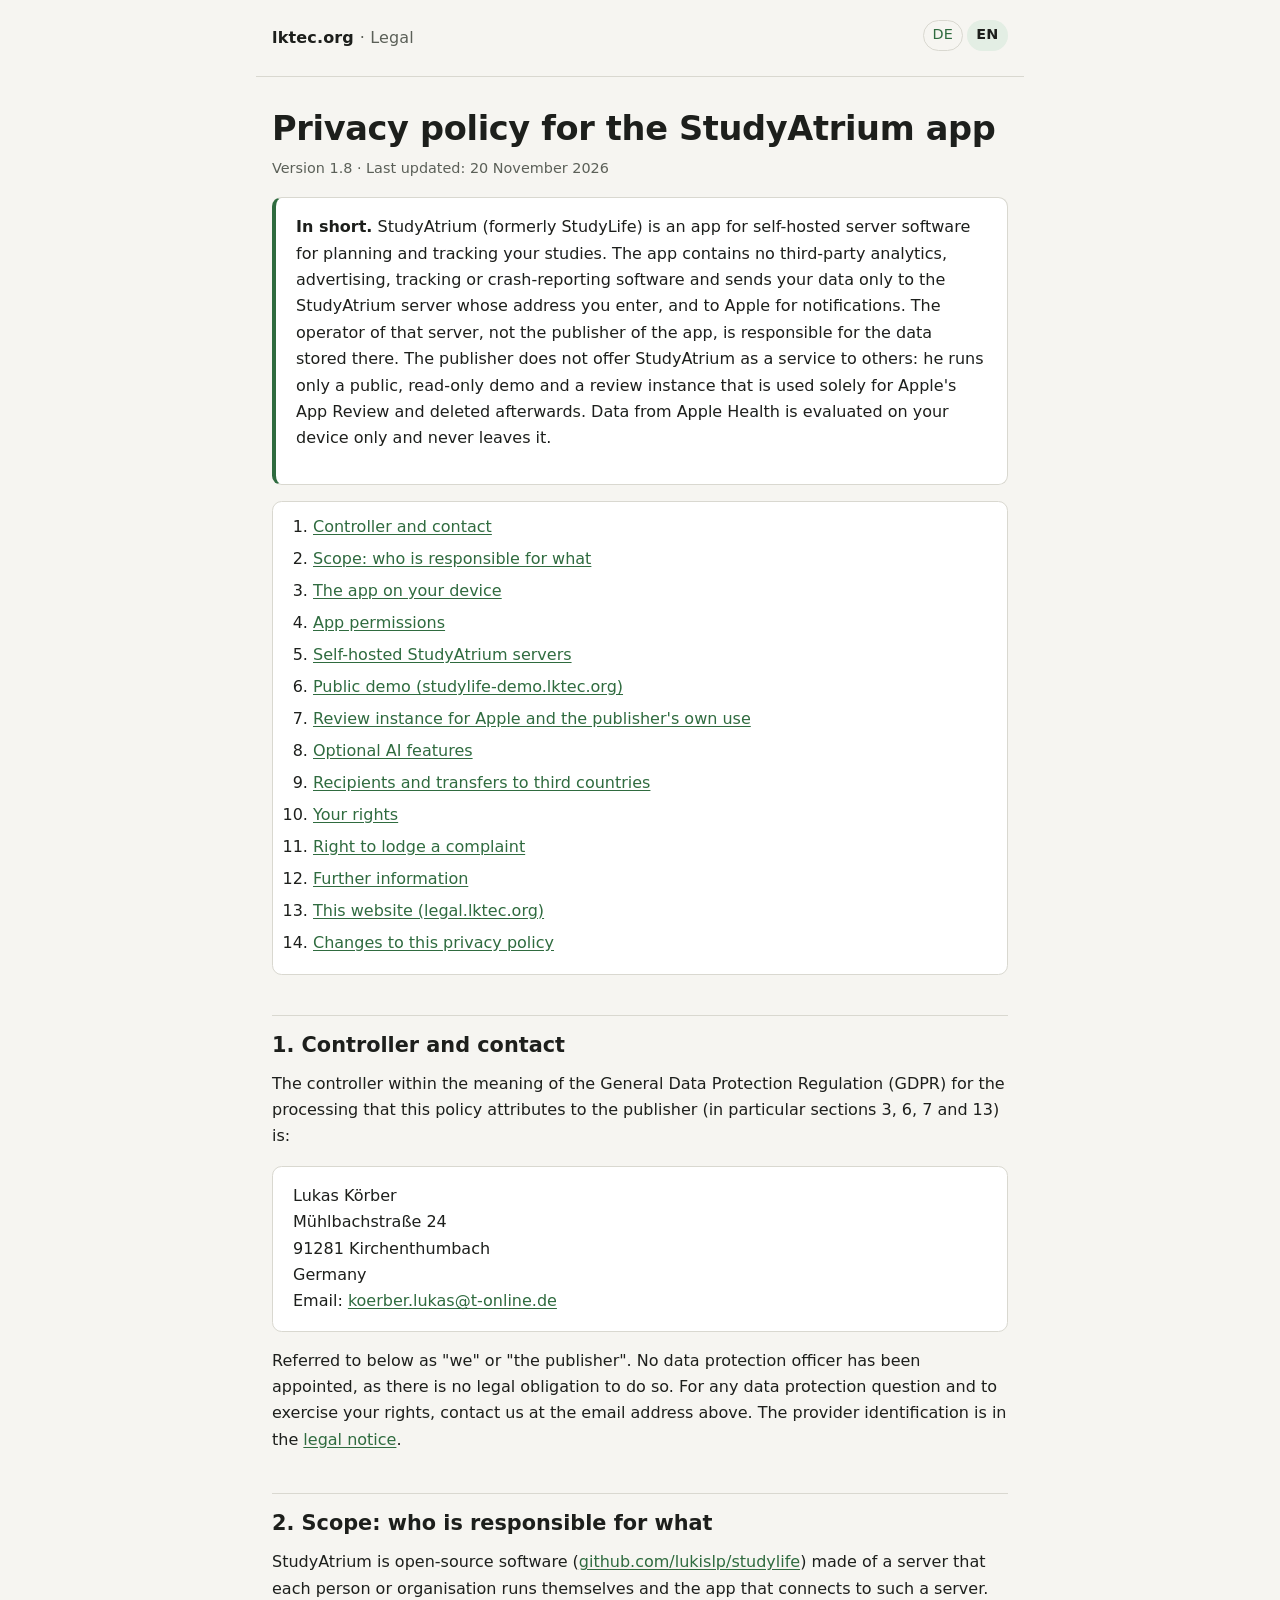
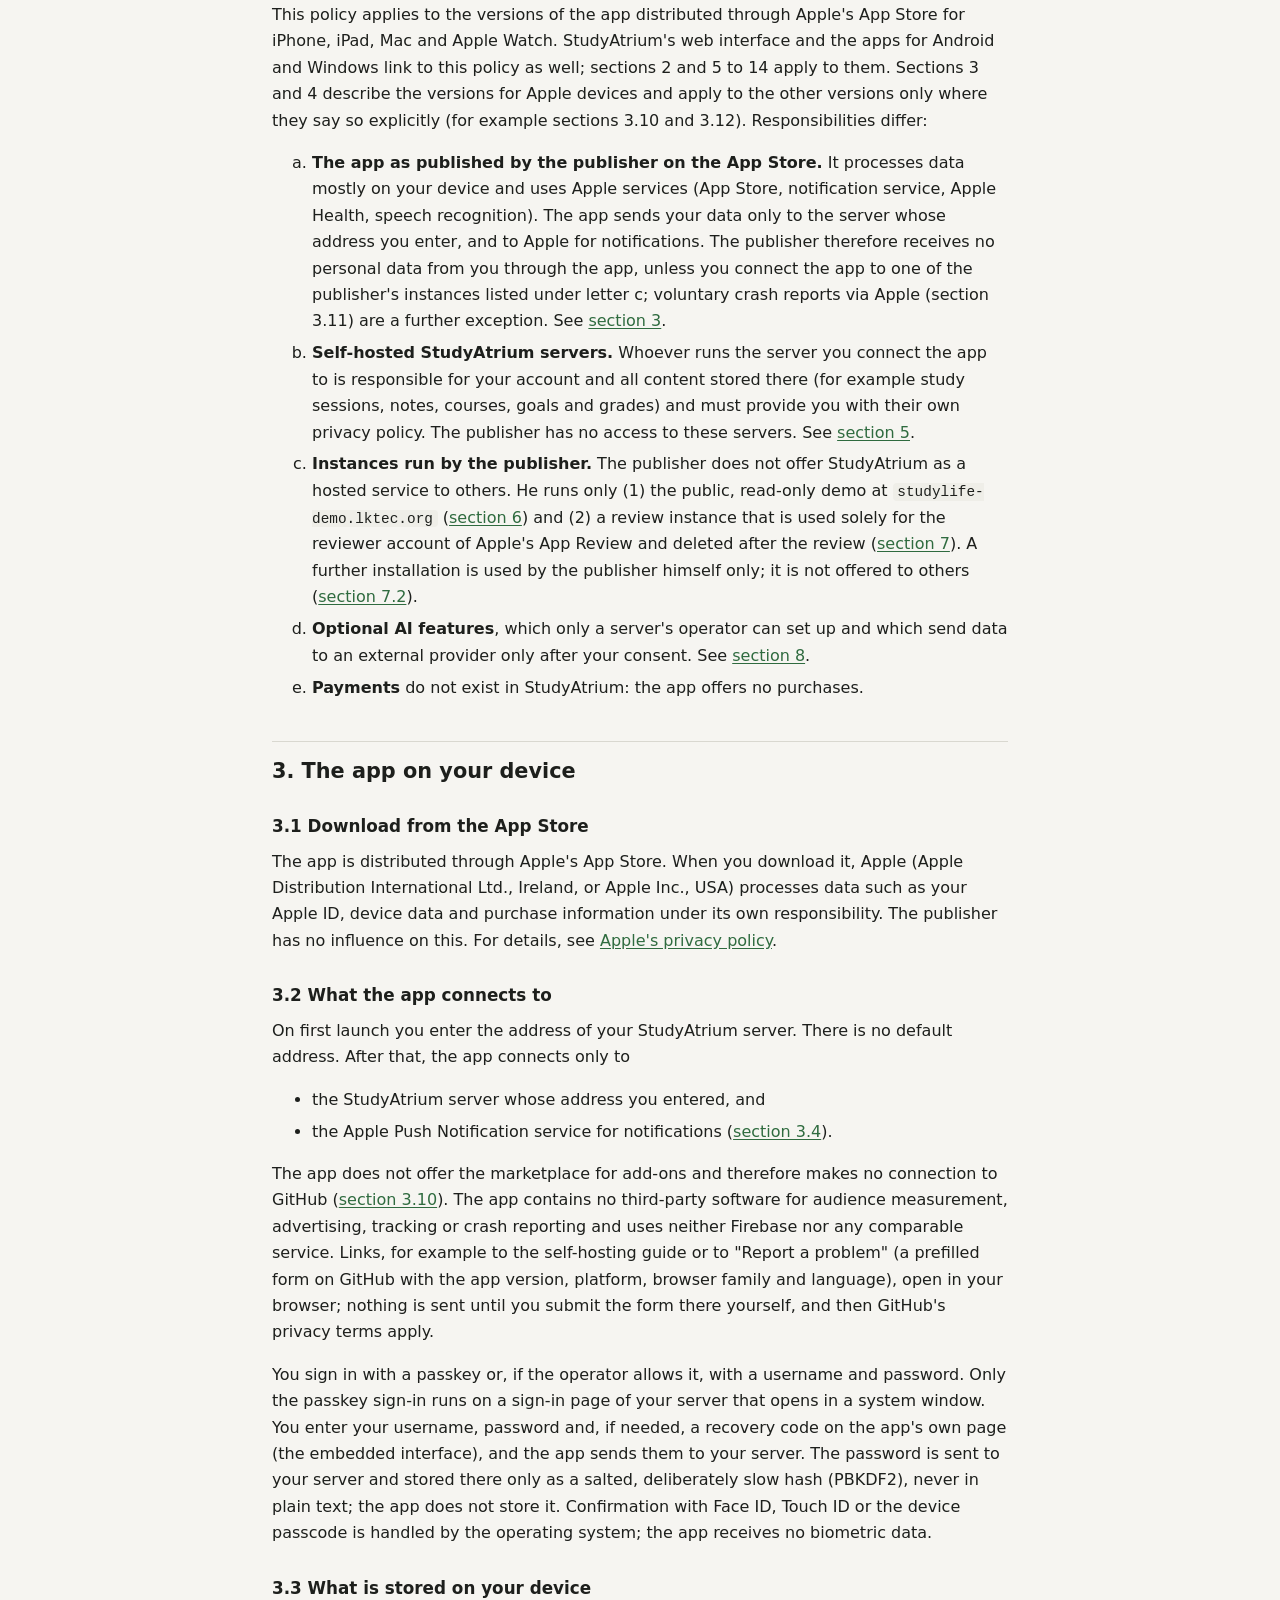
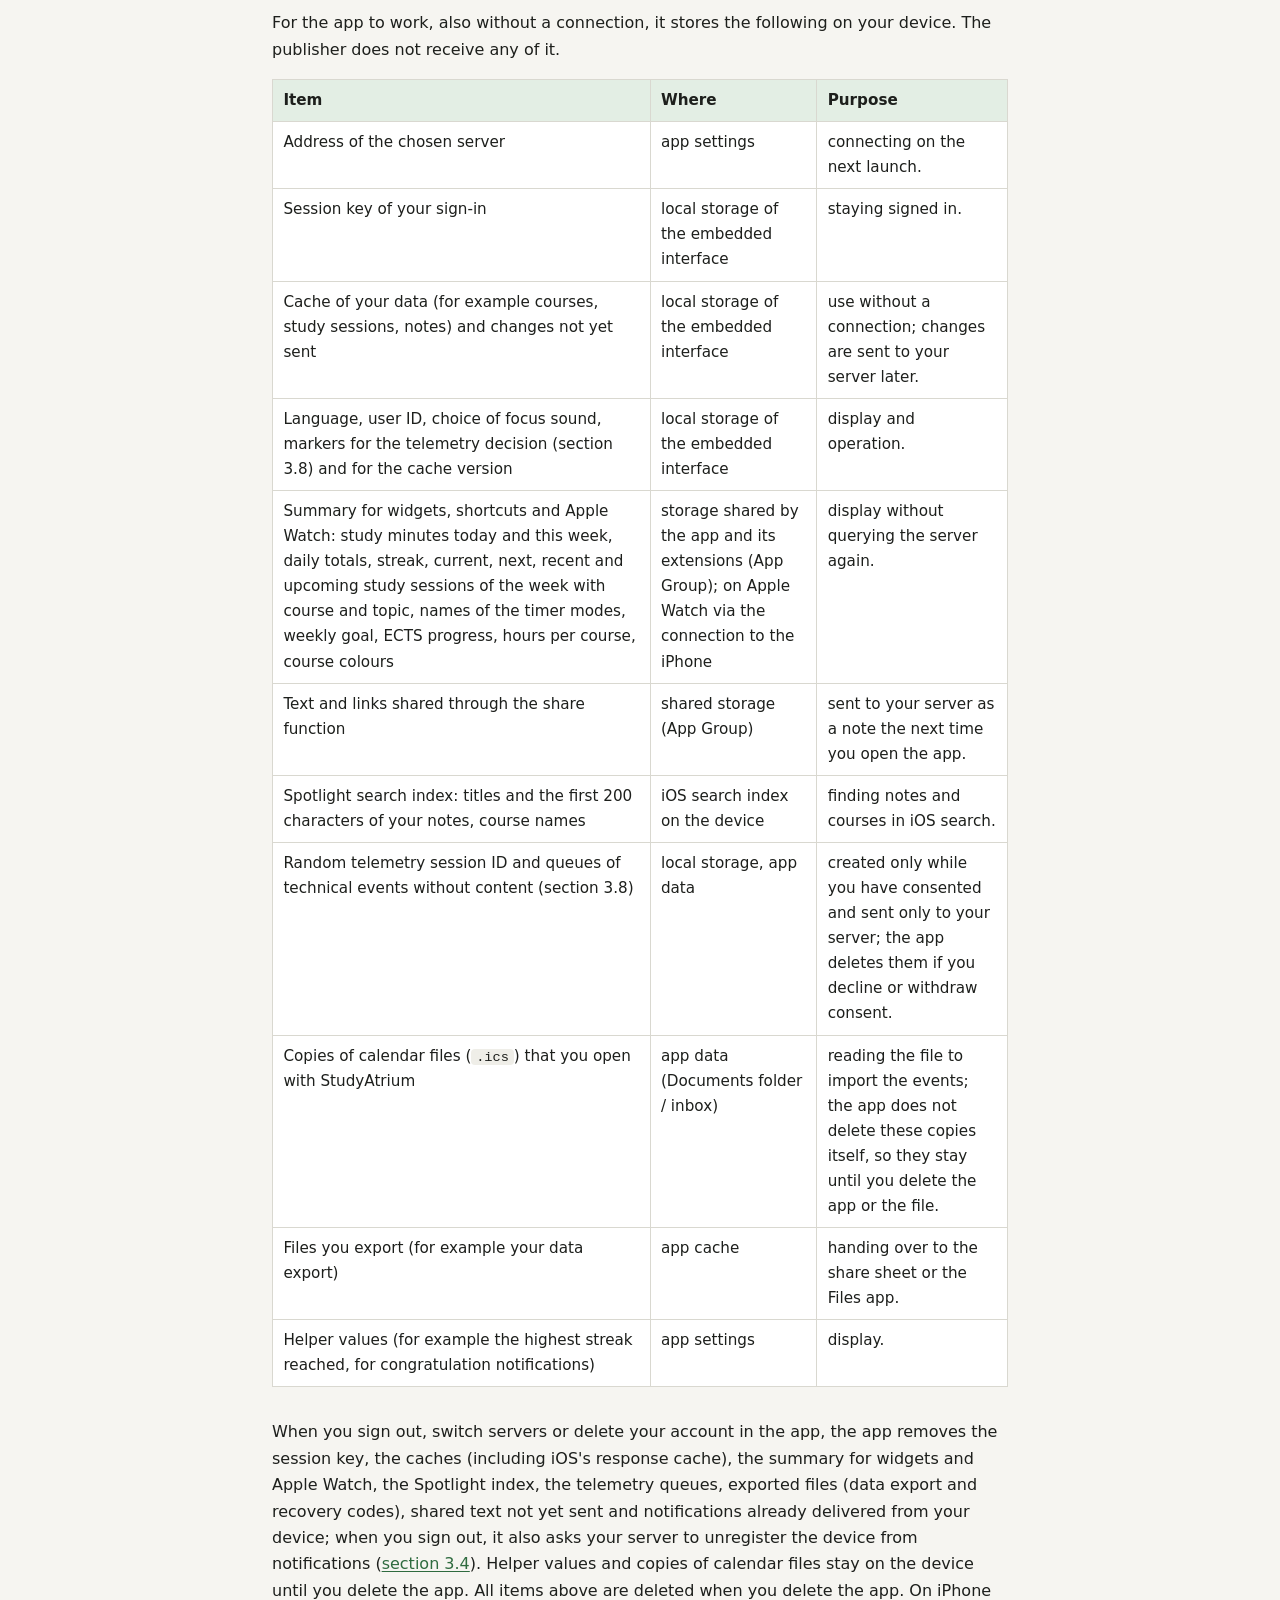
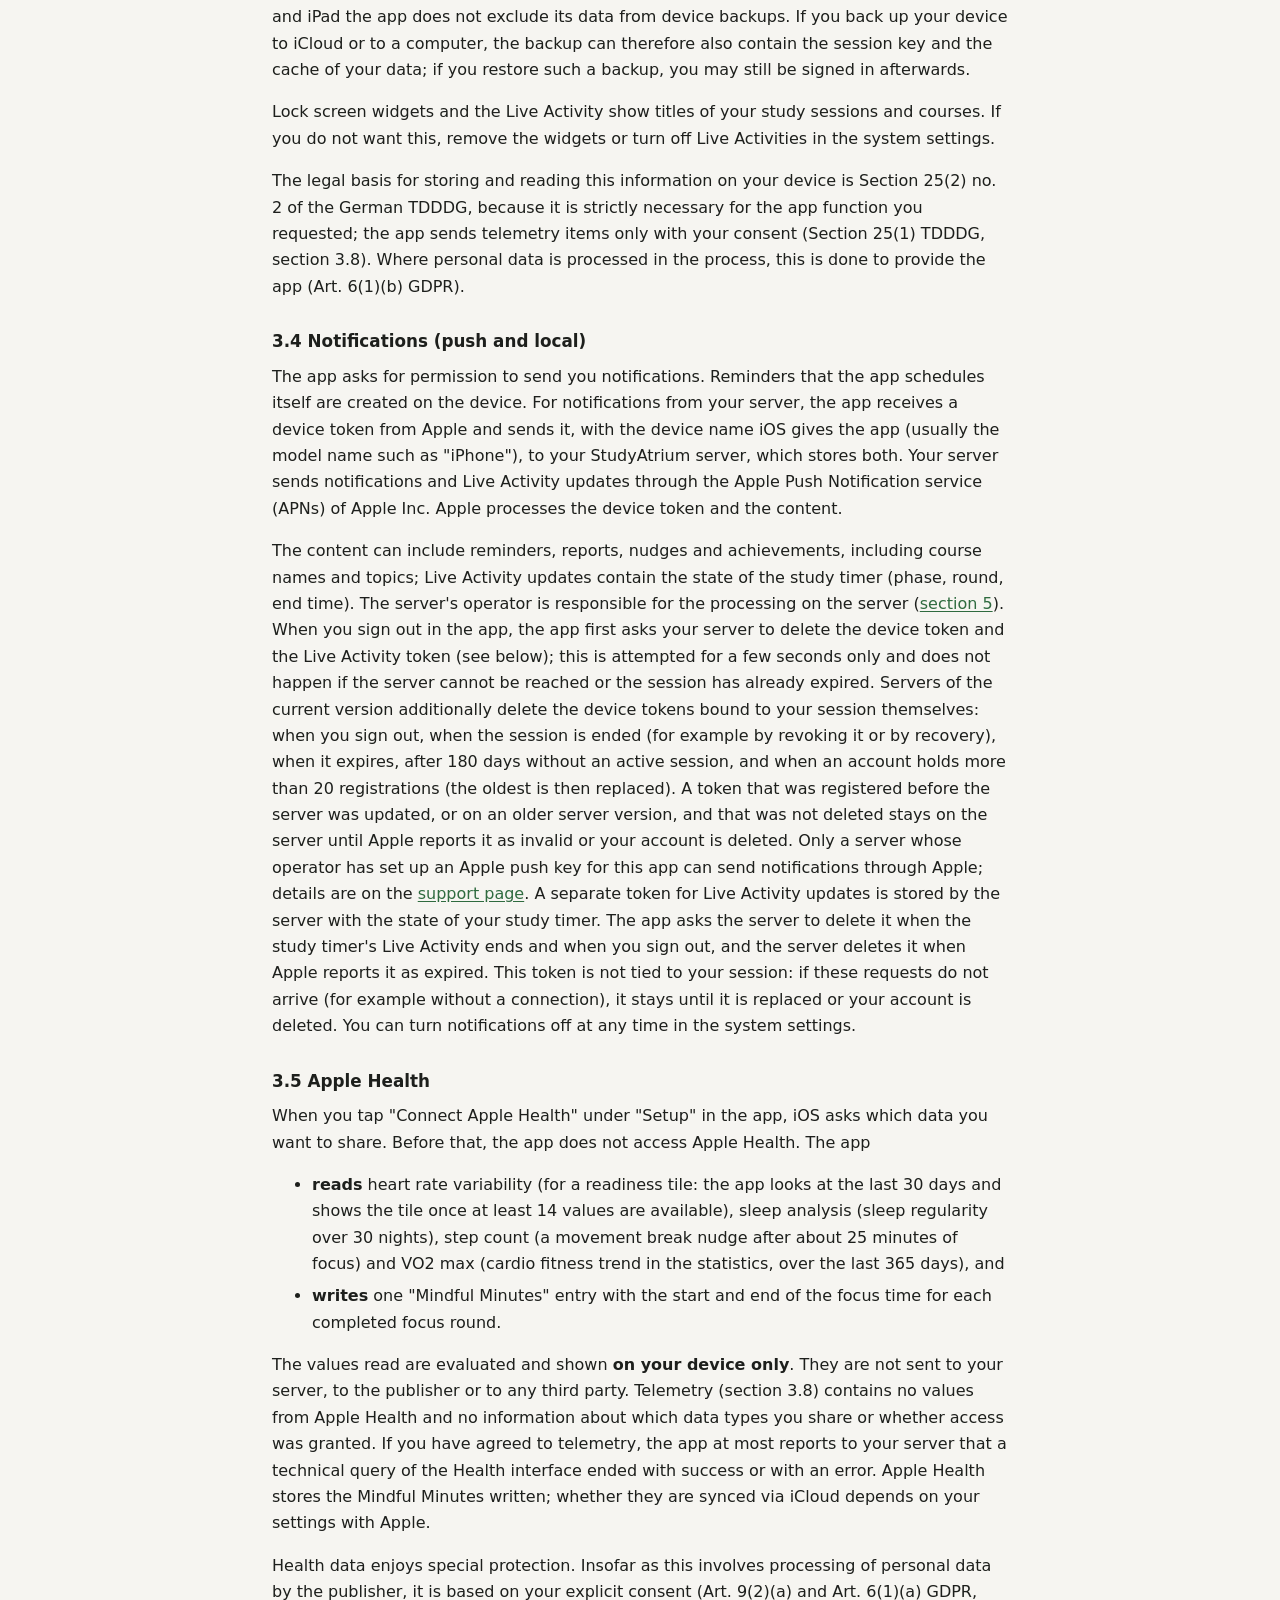
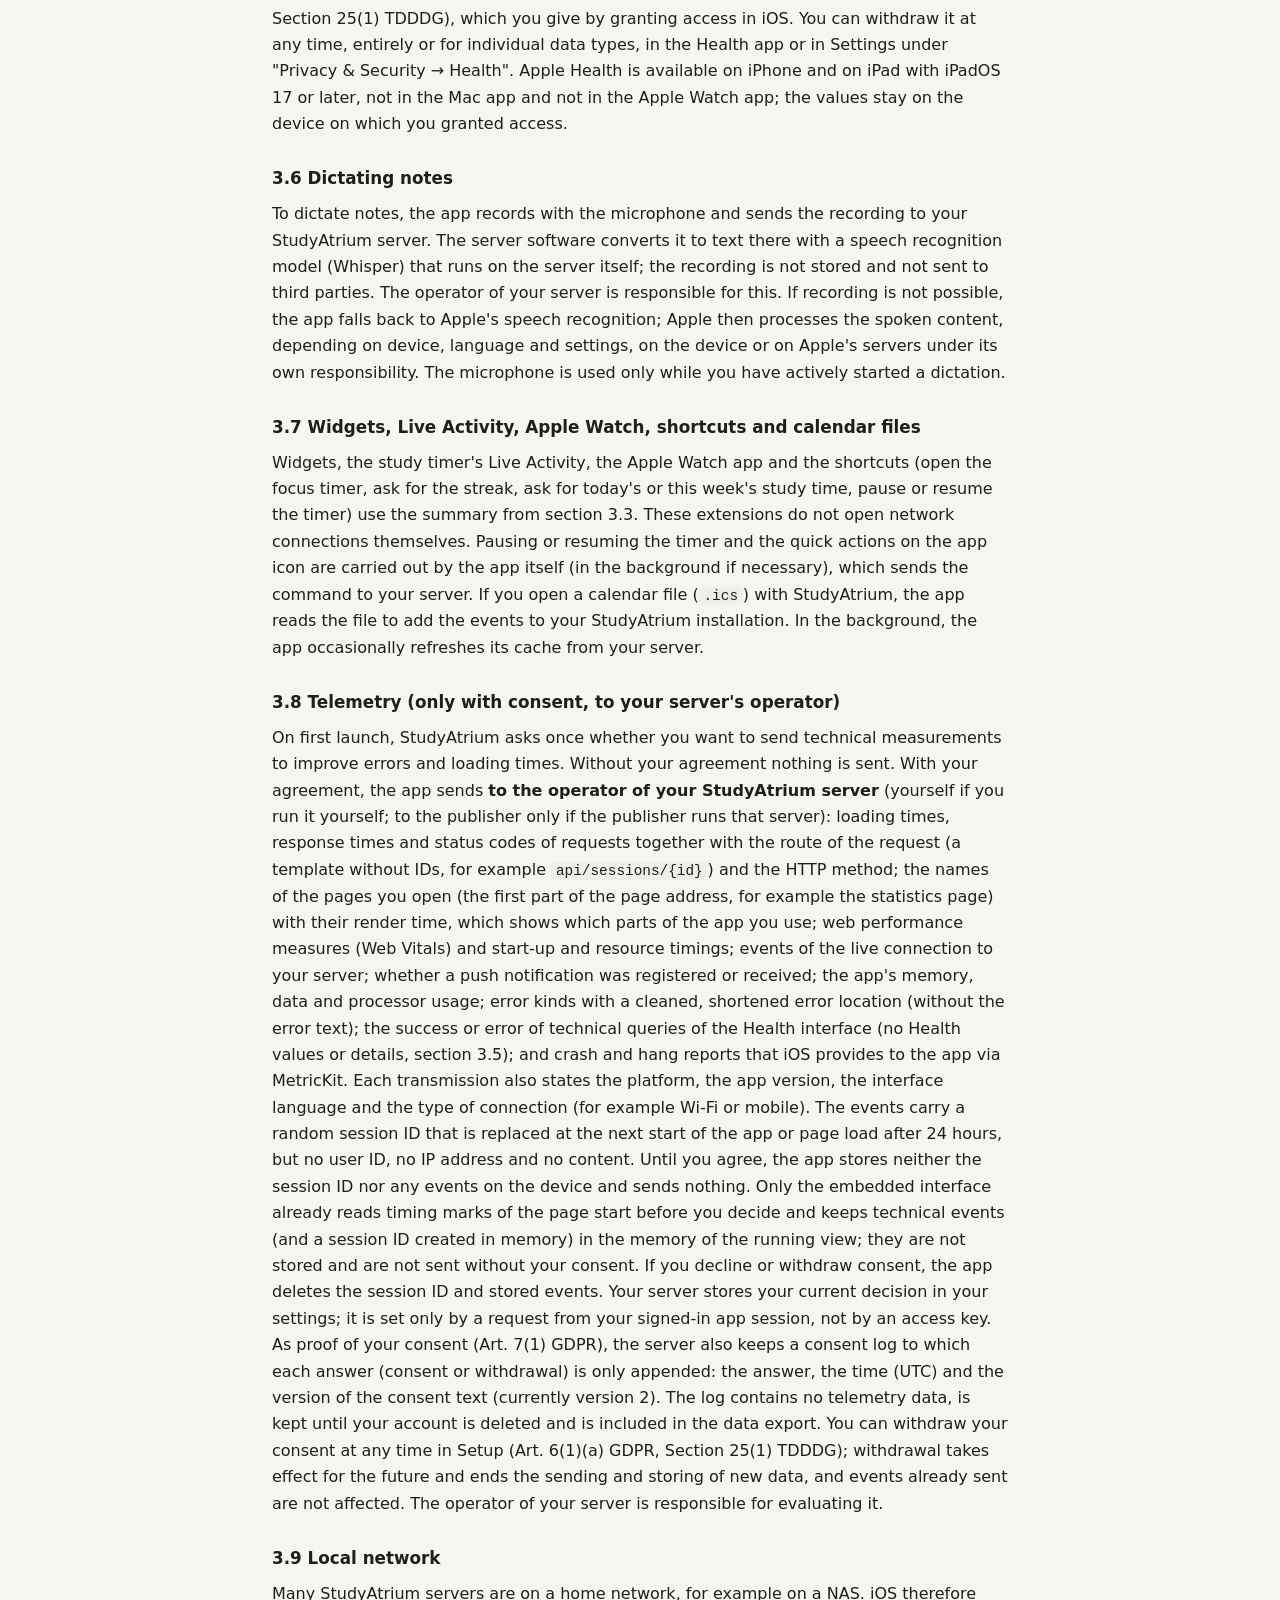
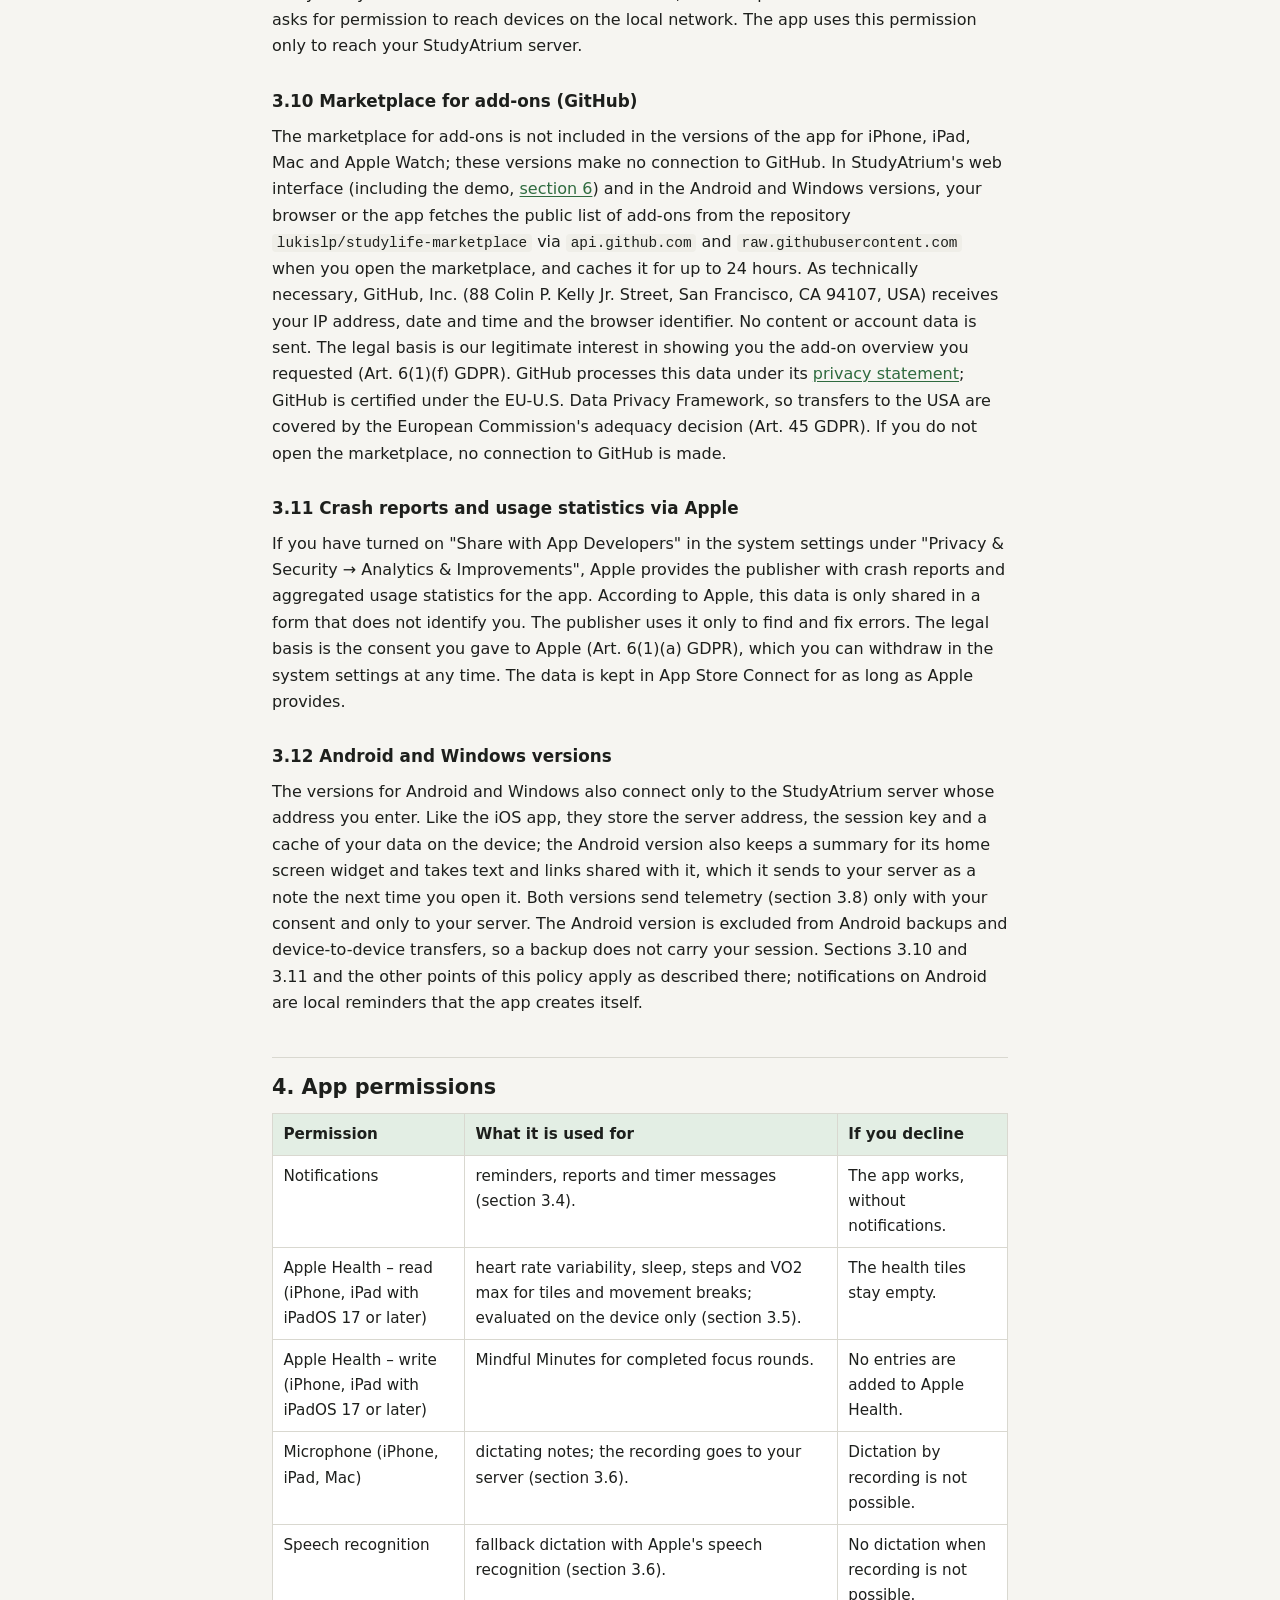
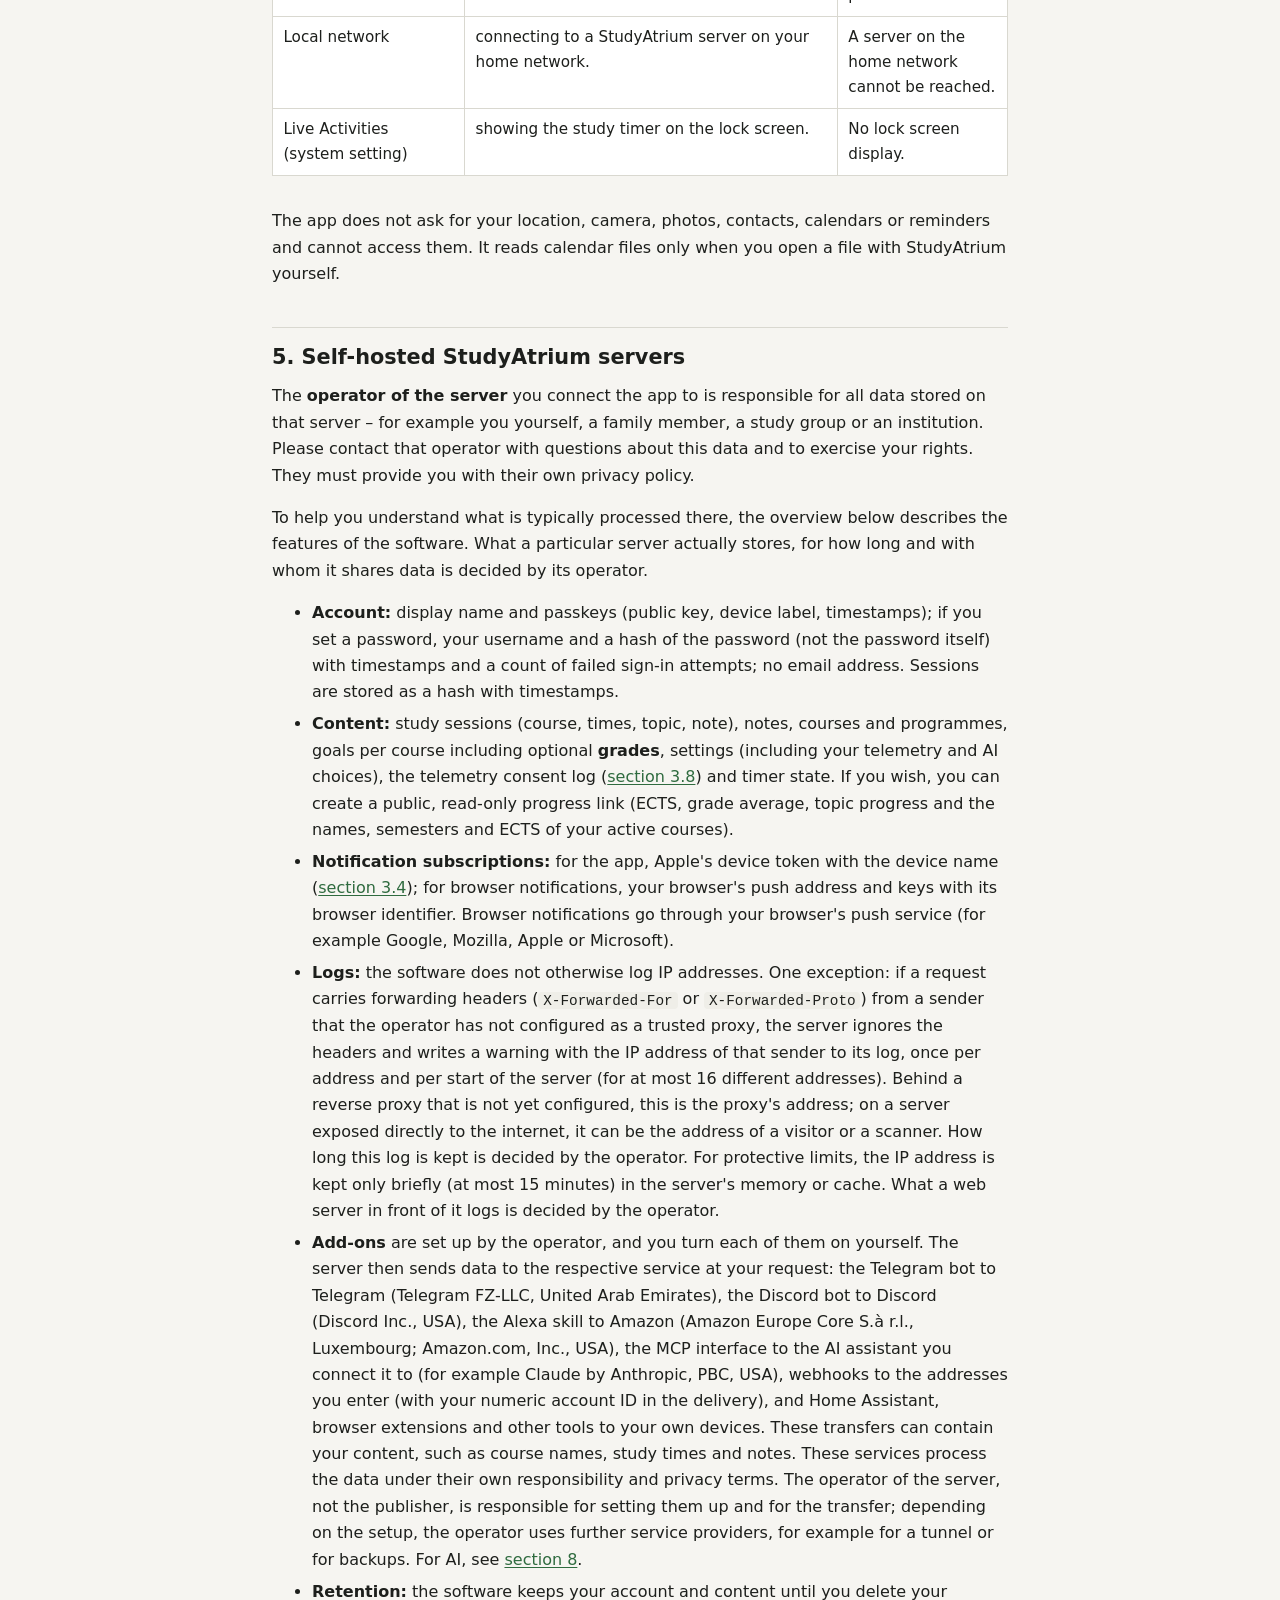
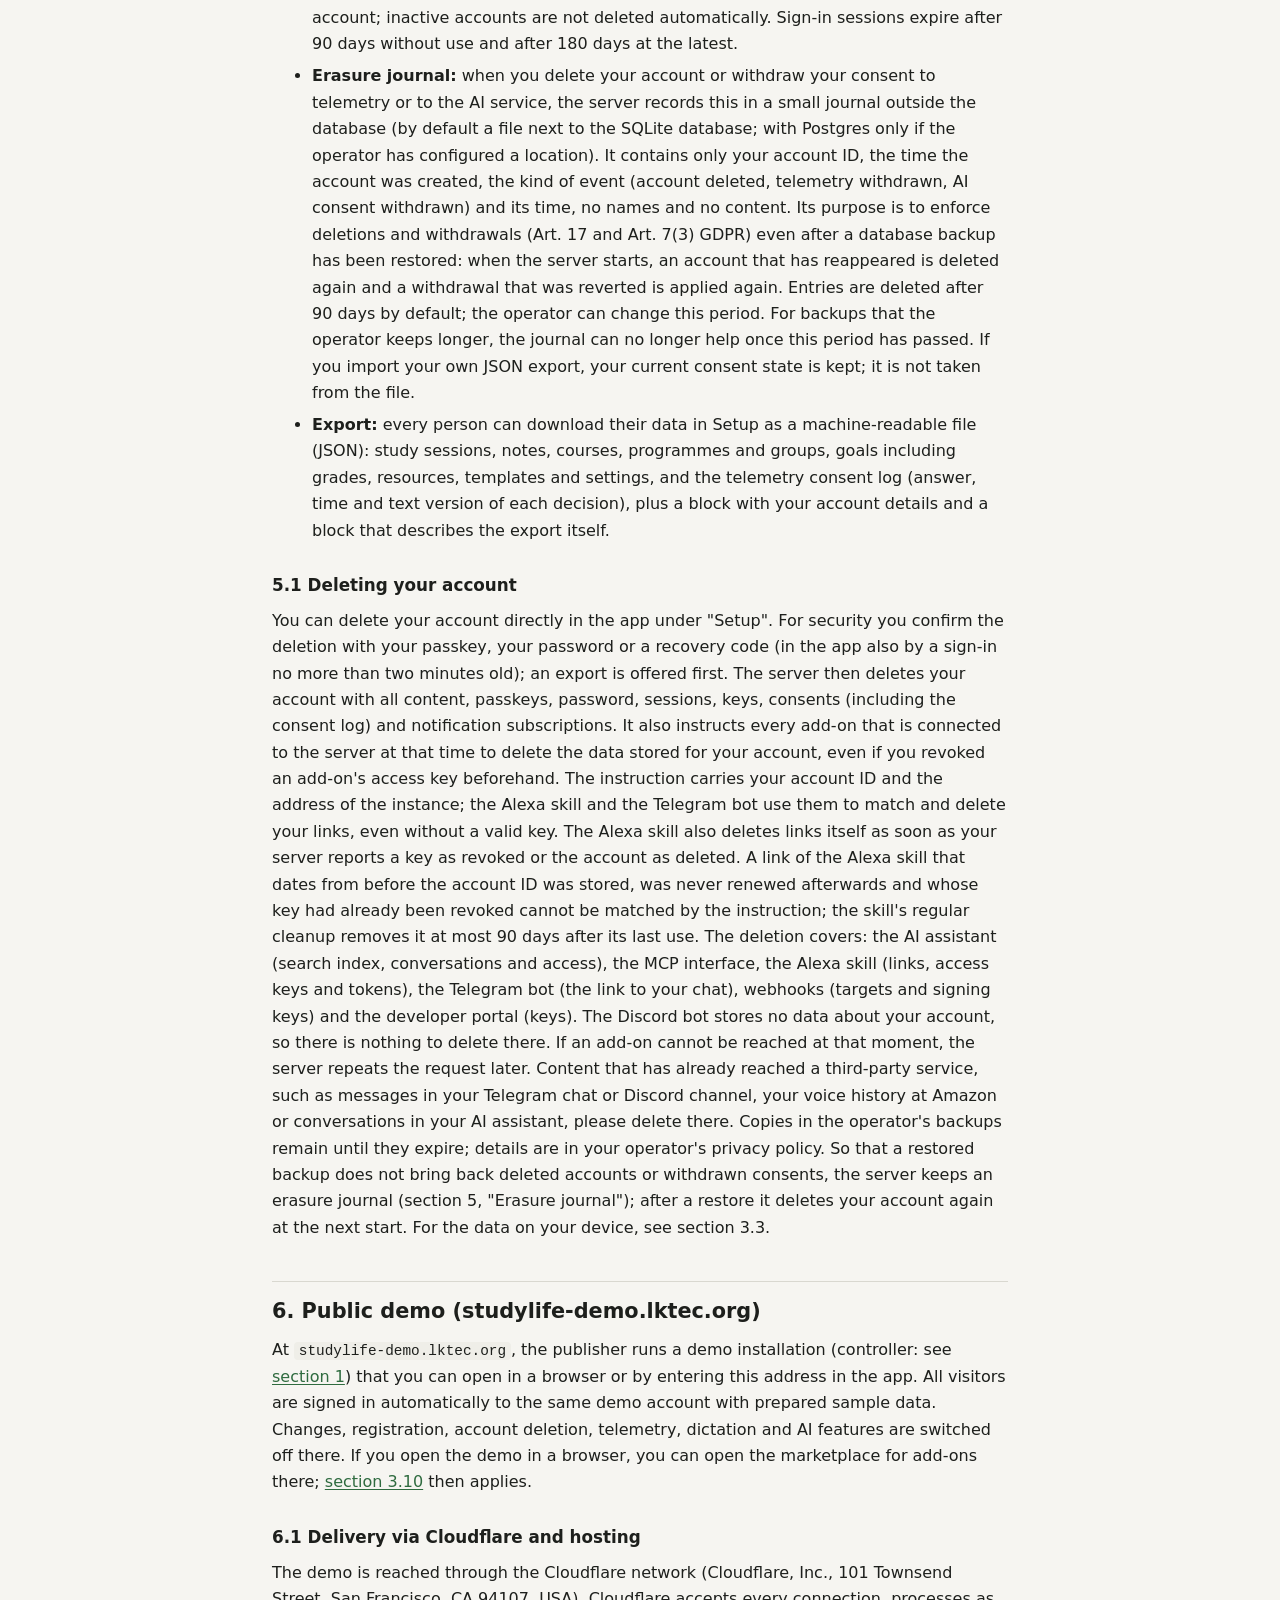
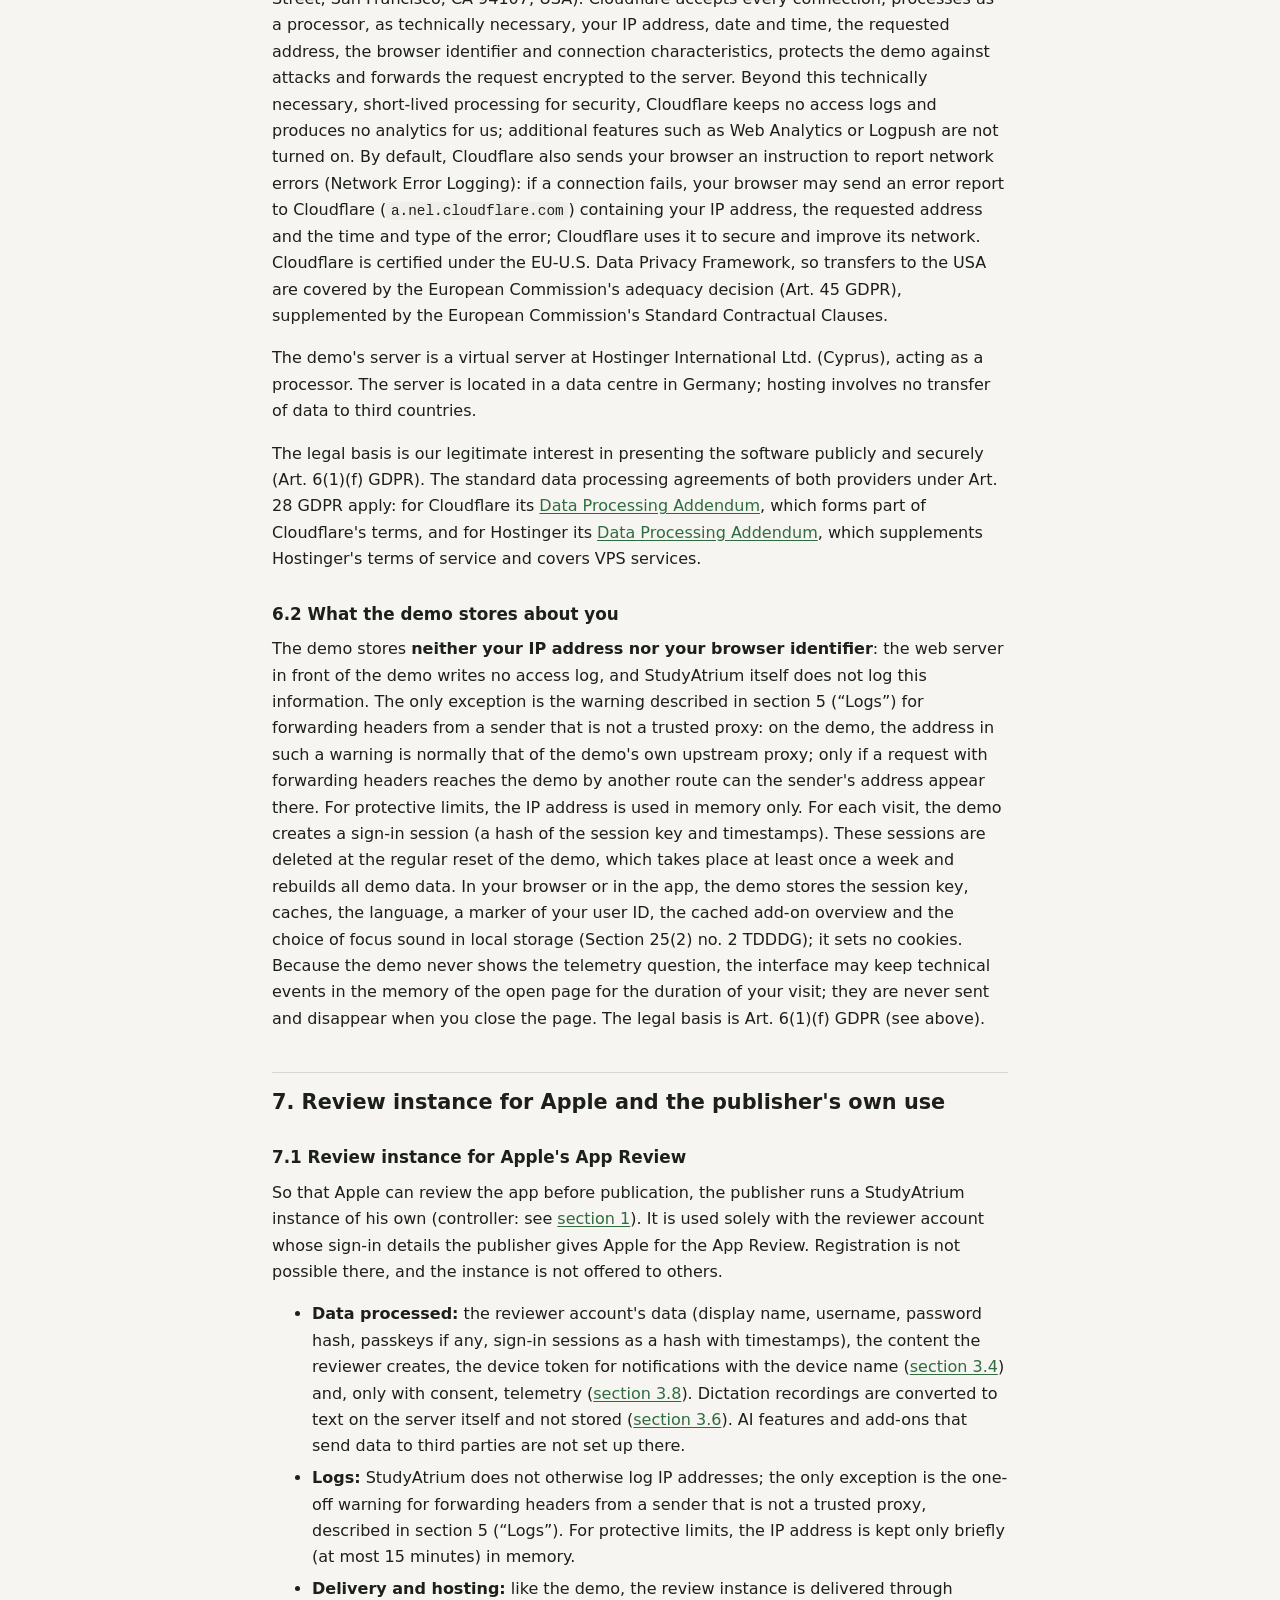
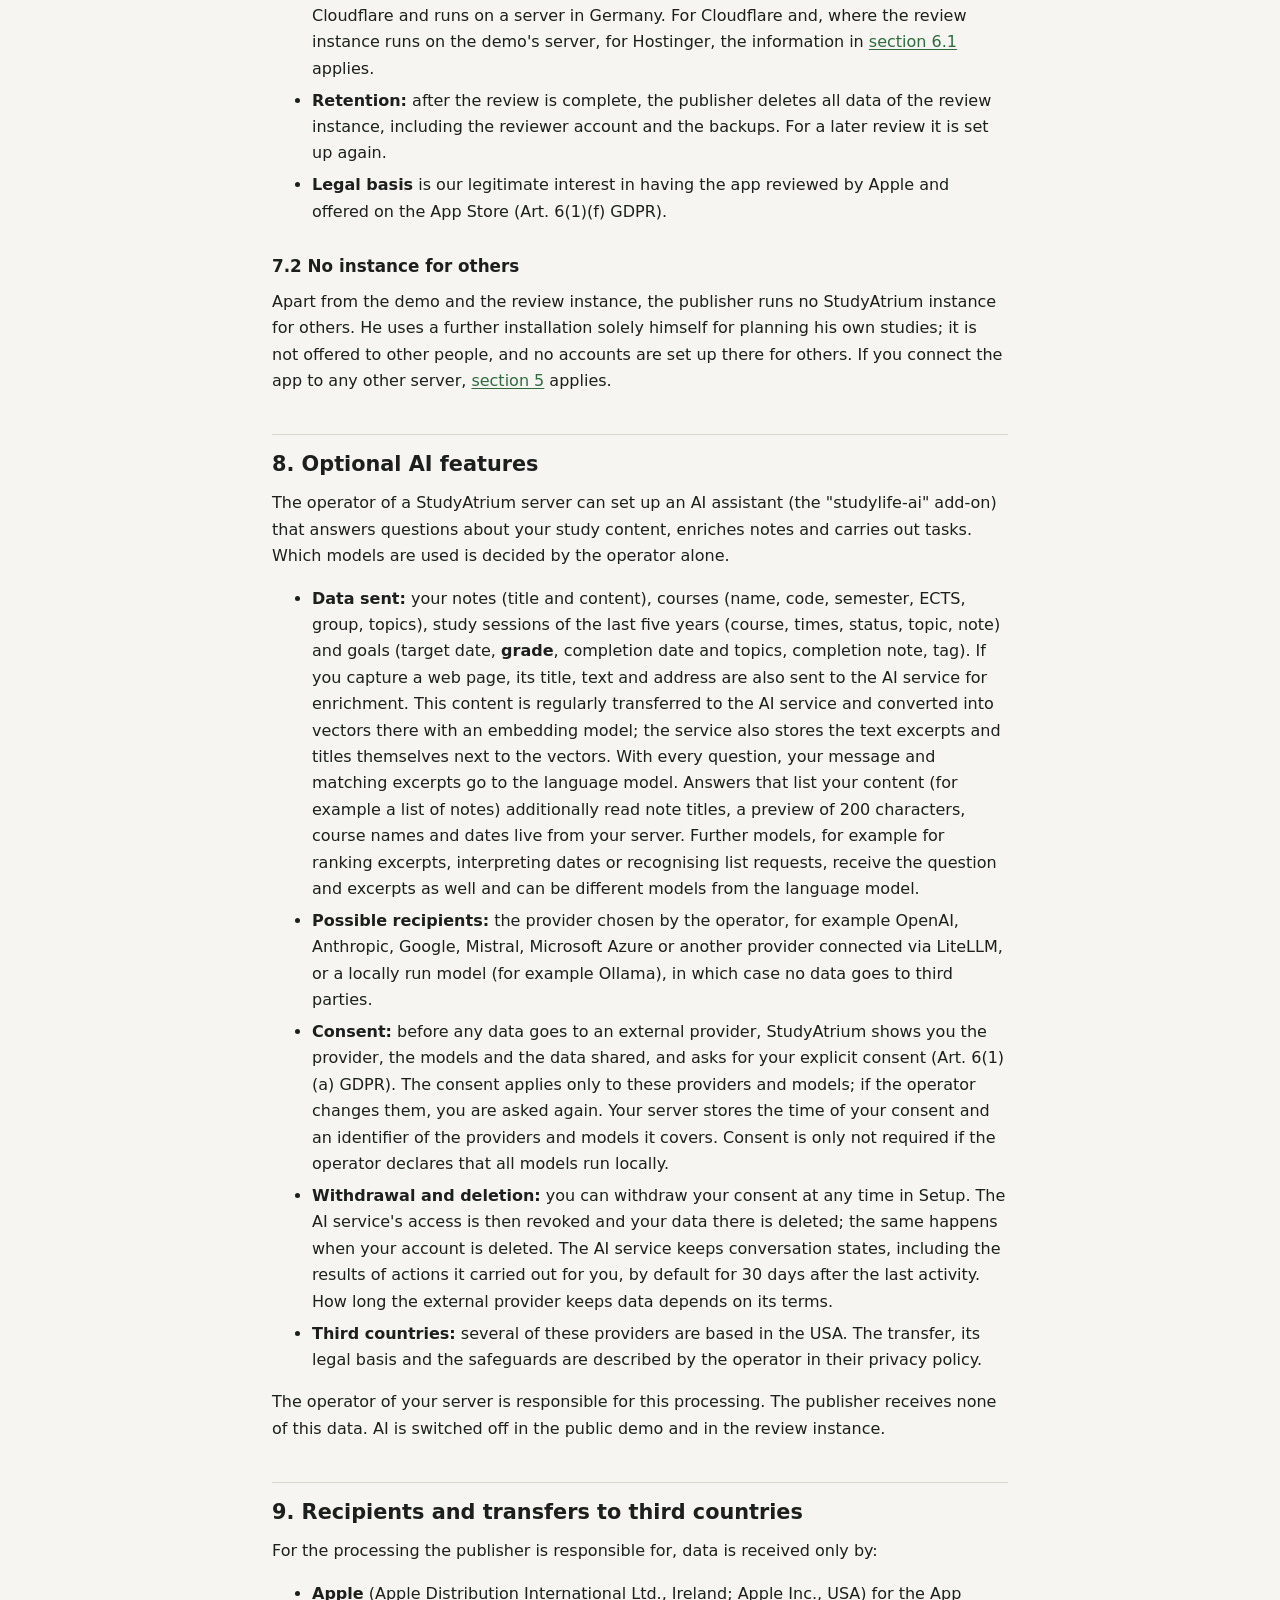
<file: en/studyatrium/index.html>
<!doctype html>
<html lang="en">
<head>
<meta charset="utf-8">
<meta name="viewport" content="width=device-width, initial-scale=1">
<title>StudyAtrium privacy policy – lktec.org</title>
<meta name="description" content="Privacy policy for the StudyAtrium app: what the app processes, who is responsible and what rights you have.">
<link rel="stylesheet" href="/assets/style.css">
<link rel="icon" href="/assets/favicon.svg" type="image/svg+xml">
<link rel="icon" href="/assets/favicon-32.png" type="image/png" sizes="32x32">
<link rel="apple-touch-icon" href="/assets/apple-touch-icon.png">
<link rel="alternate" hreflang="de" href="/studyatrium/">
</head>
<body>
<a class="skip" href="#content">Skip to content</a>
<header class="site-header">
  <a class="brand" href="/en/">lktec.org <span>· Legal</span></a>
  <nav aria-label="Language">
    <ul class="lang-switch">
      <li><a href="/studyatrium/" hreflang="de" lang="de">DE</a></li>
      <li><span aria-current="page" lang="en">EN</span></li>
    </ul>
  </nav>
</header>
<main id="content">
  <h1>Privacy policy for the StudyAtrium app</h1>
  <p class="meta">Version 1.8 · Last updated: 20 November 2026</p>

  <div class="card note">
    <p><strong>In short.</strong> StudyAtrium (formerly StudyLife) is an app for self-hosted server software for planning and tracking your studies. The app contains no third-party analytics, advertising, tracking or crash-reporting software and sends your data only to the StudyAtrium server whose address you enter, and to Apple for notifications. The operator of that server, not the publisher of the app, is responsible for the data stored there. The publisher does not offer StudyAtrium as a service to others: he runs only a public, read-only demo and a review instance that is used solely for Apple's App Review and deleted afterwards. Data from Apple Health is evaluated on your device only and never leaves it.</p>
  </div>

  <nav class="toc" aria-label="Contents">
    <ol>
      <li><a href="#controller">Controller and contact</a></li>
      <li><a href="#scope">Scope: who is responsible for what</a></li>
      <li><a href="#app">The app on your device</a></li>
      <li><a href="#permissions">App permissions</a></li>
      <li><a href="#server">Self-hosted StudyAtrium servers</a></li>
      <li><a href="#demo">Public demo (studylife-demo.lktec.org)</a></li>
      <li><a href="#instances">Review instance for Apple and the publisher's own use</a></li>
      <li><a href="#ai">Optional AI features</a></li>
      <li><a href="#recipients">Recipients and transfers to third countries</a></li>
      <li><a href="#rights">Your rights</a></li>
      <li><a href="#complaint">Right to lodge a complaint</a></li>
      <li><a href="#further">Further information</a></li>
      <li><a href="#website">This website (legal.lktec.org)</a></li>
      <li><a href="#changes">Changes to this privacy policy</a></li>
    </ol>
  </nav>

  <h2 id="controller">1. Controller and contact</h2>
  <p>The controller within the meaning of the General Data Protection Regulation (GDPR) for the processing that this policy attributes to the publisher (in particular sections 3, 6, 7 and 13) is:</p>
  <div class="card">
    <address>Lukas Körber<br>Mühlbachstraße 24<br>91281 Kirchenthumbach<br>Germany<br>
    Email: <a href="mailto:koerber.lukas@t-online.de">koerber.lukas@t-online.de</a></address>
  </div>
  <p>Referred to below as "we" or "the publisher". No data protection officer has been appointed, as there is no legal obligation to do so. For any data protection question and to exercise your rights, contact us at the email address above. The provider identification is in the <a href="https://lktec.org/en/imprint">legal notice</a>.</p>

  <h2 id="scope">2. Scope: who is responsible for what</h2>
  <p>StudyAtrium is open-source software (<a href="https://github.com/lukislp/studylife">github.com/lukislp/studylife</a>) made of a server that each person or organisation runs themselves and the app that connects to such a server. This policy applies to the versions of the app distributed through Apple's App Store for iPhone, iPad, Mac and Apple Watch. StudyAtrium's web interface and the apps for Android and Windows link to this policy as well; sections 2 and 5 to 14 apply to them. Sections 3 and 4 describe the versions for Apple devices and apply to the other versions only where they say so explicitly (for example sections 3.10 and 3.12). Responsibilities differ:</p>
  <ol type="a">
    <li><strong>The app as published by the publisher on the App Store.</strong> It processes data mostly on your device and uses Apple services (App Store, notification service, Apple Health, speech recognition). The app sends your data only to the server whose address you enter, and to Apple for notifications. The publisher therefore receives no personal data from you through the app, unless you connect the app to one of the publisher's instances listed under letter c; voluntary crash reports via Apple (section 3.11) are a further exception. See <a href="#app">section 3</a>.</li>
    <li><strong>Self-hosted StudyAtrium servers.</strong> Whoever runs the server you connect the app to is responsible for your account and all content stored there (for example study sessions, notes, courses, goals and grades) and must provide you with their own privacy policy. The publisher has no access to these servers. See <a href="#server">section 5</a>.</li>
    <li><strong>Instances run by the publisher.</strong> The publisher does not offer StudyAtrium as a hosted service to others. He runs only (1) the public, read-only demo at <code>studylife-demo.lktec.org</code> (<a href="#demo">section 6</a>) and (2) a review instance that is used solely for the reviewer account of Apple's App Review and deleted after the review (<a href="#instances">section 7</a>). A further installation is used by the publisher himself only; it is not offered to others (<a href="#own-use">section 7.2</a>).</li>
    <li><strong>Optional AI features</strong>, which only a server's operator can set up and which send data to an external provider only after your consent. See <a href="#ai">section 8</a>.</li>
    <li><strong>Payments</strong> do not exist in StudyAtrium: the app offers no purchases.</li>
  </ol>

  <h2 id="app">3. The app on your device</h2>

  <h3 id="app-store">3.1 Download from the App Store</h3>
  <p>The app is distributed through Apple's App Store. When you download it, Apple (Apple Distribution International Ltd., Ireland, or Apple Inc., USA) processes data such as your Apple ID, device data and purchase information under its own responsibility. The publisher has no influence on this. For details, see <a href="https://www.apple.com/legal/privacy/en-ww/">Apple's privacy policy</a>.</p>

  <h3 id="connections">3.2 What the app connects to</h3>
  <p>On first launch you enter the address of your StudyAtrium server. There is no default address. After that, the app connects only to</p>
  <ul>
    <li>the StudyAtrium server whose address you entered, and</li>
    <li>the Apple Push Notification service for notifications (<a href="#notifications">section 3.4</a>).</li>
  </ul>
  <p>The app does not offer the marketplace for add-ons and therefore makes no connection to GitHub (<a href="#marketplace">section 3.10</a>). The app contains no third-party software for audience measurement, advertising, tracking or crash reporting and uses neither Firebase nor any comparable service. Links, for example to the self-hosting guide or to "Report a problem" (a prefilled form on GitHub with the app version, platform, browser family and language), open in your browser; nothing is sent until you submit the form there yourself, and then GitHub's privacy terms apply.</p>
  <p>You sign in with a passkey or, if the operator allows it, with a username and password. Only the passkey sign-in runs on a sign-in page of your server that opens in a system window. You enter your username, password and, if needed, a recovery code on the app's own page (the embedded interface), and the app sends them to your server. The password is sent to your server and stored there only as a salted, deliberately slow hash (PBKDF2), never in plain text; the app does not store it. Confirmation with Face ID, Touch ID or the device passcode is handled by the operating system; the app receives no biometric data.</p>

  <h3 id="device">3.3 What is stored on your device</h3>
  <p>For the app to work, also without a connection, it stores the following on your device. The publisher does not receive any of it.</p>
  <div class="table-wrap">
  <table>
    <thead><tr><th scope="col">Item</th><th scope="col">Where</th><th scope="col">Purpose</th></tr></thead>
    <tbody>
      <tr><td>Address of the chosen server</td><td>app settings</td><td>connecting on the next launch.</td></tr>
      <tr><td>Session key of your sign-in</td><td>local storage of the embedded interface</td><td>staying signed in.</td></tr>
      <tr><td>Cache of your data (for example courses, study sessions, notes) and changes not yet sent</td><td>local storage of the embedded interface</td><td>use without a connection; changes are sent to your server later.</td></tr>
      <tr><td>Language, user ID, choice of focus sound, markers for the telemetry decision (section 3.8) and for the cache version</td><td>local storage of the embedded interface</td><td>display and operation.</td></tr>
      <tr><td>Summary for widgets, shortcuts and Apple Watch: study minutes today and this week, daily totals, streak, current, next, recent and upcoming study sessions of the week with course and topic, names of the timer modes, weekly goal, ECTS progress, hours per course, course colours</td><td>storage shared by the app and its extensions (App Group); on Apple Watch via the connection to the iPhone</td><td>display without querying the server again.</td></tr>
      <tr><td>Text and links shared through the share function</td><td>shared storage (App Group)</td><td>sent to your server as a note the next time you open the app.</td></tr>
      <tr><td>Spotlight search index: titles and the first 200 characters of your notes, course names</td><td>iOS search index on the device</td><td>finding notes and courses in iOS search.</td></tr>
      <tr><td>Random telemetry session ID and queues of technical events without content (section 3.8)</td><td>local storage, app data</td><td>created only while you have consented and sent only to your server; the app deletes them if you decline or withdraw consent.</td></tr>
      <tr><td>Copies of calendar files (<code>.ics</code>) that you open with StudyAtrium</td><td>app data (Documents folder / inbox)</td><td>reading the file to import the events; the app does not delete these copies itself, so they stay until you delete the app or the file.</td></tr>
      <tr><td>Files you export (for example your data export)</td><td>app cache</td><td>handing over to the share sheet or the Files app.</td></tr>
      <tr><td>Helper values (for example the highest streak reached, for congratulation notifications)</td><td>app settings</td><td>display.</td></tr>
    </tbody>
  </table>
  </div>
  <p>When you sign out, switch servers or delete your account in the app, the app removes the session key, the caches (including iOS's response cache), the summary for widgets and Apple Watch, the Spotlight index, the telemetry queues, exported files (data export and recovery codes), shared text not yet sent and notifications already delivered from your device; when you sign out, it also asks your server to unregister the device from notifications (<a href="#notifications">section 3.4</a>). Helper values and copies of calendar files stay on the device until you delete the app. All items above are deleted when you delete the app. On iPhone and iPad the app does not exclude its data from device backups. If you back up your device to iCloud or to a computer, the backup can therefore also contain the session key and the cache of your data; if you restore such a backup, you may still be signed in afterwards.</p>
  <p>Lock screen widgets and the Live Activity show titles of your study sessions and courses. If you do not want this, remove the widgets or turn off Live Activities in the system settings.</p>
  <p>The legal basis for storing and reading this information on your device is Section 25(2) no. 2 of the German TDDDG, because it is strictly necessary for the app function you requested; the app sends telemetry items only with your consent (Section 25(1) TDDDG, section 3.8). Where personal data is processed in the process, this is done to provide the app (Art. 6(1)(b) GDPR).</p>

  <h3 id="notifications">3.4 Notifications (push and local)</h3>
  <p>The app asks for permission to send you notifications. Reminders that the app schedules itself are created on the device. For notifications from your server, the app receives a device token from Apple and sends it, with the device name iOS gives the app (usually the model name such as "iPhone"), to your StudyAtrium server, which stores both. Your server sends notifications and Live Activity updates through the Apple Push Notification service (APNs) of Apple Inc. Apple processes the device token and the content.</p>
  <p>The content can include reminders, reports, nudges and achievements, including course names and topics; Live Activity updates contain the state of the study timer (phase, round, end time). The server's operator is responsible for the processing on the server (<a href="#server">section 5</a>). When you sign out in the app, the app first asks your server to delete the device token and the Live Activity token (see below); this is attempted for a few seconds only and does not happen if the server cannot be reached or the session has already expired. Servers of the current version additionally delete the device tokens bound to your session themselves: when you sign out, when the session is ended (for example by revoking it or by recovery), when it expires, after 180 days without an active session, and when an account holds more than 20 registrations (the oldest is then replaced). A token that was registered before the server was updated, or on an older server version, and that was not deleted stays on the server until Apple reports it as invalid or your account is deleted. Only a server whose operator has set up an Apple push key for this app can send notifications through Apple; details are on the <a href="/en/studyatrium/support/#push">support page</a>. A separate token for Live Activity updates is stored by the server with the state of your study timer. The app asks the server to delete it when the study timer's Live Activity ends and when you sign out, and the server deletes it when Apple reports it as expired. This token is not tied to your session: if these requests do not arrive (for example without a connection), it stays until it is replaced or your account is deleted. You can turn notifications off at any time in the system settings.</p>

  <h3 id="health">3.5 Apple Health</h3>
  <p>When you tap "Connect Apple Health" under "Setup" in the app, iOS asks which data you want to share. Before that, the app does not access Apple Health. The app</p>
  <ul>
    <li><strong>reads</strong> heart rate variability (for a readiness tile: the app looks at the last 30 days and shows the tile once at least 14 values are available), sleep analysis (sleep regularity over 30 nights), step count (a movement break nudge after about 25 minutes of focus) and VO2 max (cardio fitness trend in the statistics, over the last 365 days), and</li>
    <li><strong>writes</strong> one "Mindful Minutes" entry with the start and end of the focus time for each completed focus round.</li>
  </ul>
  <p>The values read are evaluated and shown <strong>on your device only</strong>. They are not sent to your server, to the publisher or to any third party. Telemetry (section 3.8) contains no values from Apple Health and no information about which data types you share or whether access was granted. If you have agreed to telemetry, the app at most reports to your server that a technical query of the Health interface ended with success or with an error. Apple Health stores the Mindful Minutes written; whether they are synced via iCloud depends on your settings with Apple.</p>
  <p>Health data enjoys special protection. Insofar as this involves processing of personal data by the publisher, it is based on your explicit consent (Art. 9(2)(a) and Art. 6(1)(a) GDPR, Section 25(1) TDDDG), which you give by granting access in iOS. You can withdraw it at any time, entirely or for individual data types, in the Health app or in Settings under "Privacy &amp; Security → Health". Apple Health is available on iPhone and on iPad with iPadOS 17 or later, not in the Mac app and not in the Apple Watch app; the values stay on the device on which you granted access.</p>

  <h3 id="dictation">3.6 Dictating notes</h3>
  <p>To dictate notes, the app records with the microphone and sends the recording to your StudyAtrium server. The server software converts it to text there with a speech recognition model (Whisper) that runs on the server itself; the recording is not stored and not sent to third parties. The operator of your server is responsible for this. If recording is not possible, the app falls back to Apple's speech recognition; Apple then processes the spoken content, depending on device, language and settings, on the device or on Apple's servers under its own responsibility. The microphone is used only while you have actively started a dictation.</p>

  <h3 id="widgets">3.7 Widgets, Live Activity, Apple Watch, shortcuts and calendar files</h3>
  <p>Widgets, the study timer's Live Activity, the Apple Watch app and the shortcuts (open the focus timer, ask for the streak, ask for today's or this week's study time, pause or resume the timer) use the summary from section 3.3. These extensions do not open network connections themselves. Pausing or resuming the timer and the quick actions on the app icon are carried out by the app itself (in the background if necessary), which sends the command to your server. If you open a calendar file (<code>.ics</code>) with StudyAtrium, the app reads the file to add the events to your StudyAtrium installation. In the background, the app occasionally refreshes its cache from your server.</p>

  <h3 id="telemetry">3.8 Telemetry (only with consent, to your server's operator)</h3>
  <p>On first launch, StudyAtrium asks once whether you want to send technical measurements to improve errors and loading times. Without your agreement nothing is sent. With your agreement, the app sends <strong>to the operator of your StudyAtrium server</strong> (yourself if you run it yourself; to the publisher only if the publisher runs that server): loading times, response times and status codes of requests together with the route of the request (a template without IDs, for example <code>api/sessions/{id}</code>) and the HTTP method; the names of the pages you open (the first part of the page address, for example the statistics page) with their render time, which shows which parts of the app you use; web performance measures (Web Vitals) and start-up and resource timings; events of the live connection to your server; whether a push notification was registered or received; the app's memory, data and processor usage; error kinds with a cleaned, shortened error location (without the error text); the success or error of technical queries of the Health interface (no Health values or details, section 3.5); and crash and hang reports that iOS provides to the app via MetricKit. Each transmission also states the platform, the app version, the interface language and the type of connection (for example Wi-Fi or mobile). The events carry a random session ID that is replaced at the next start of the app or page load after 24 hours, but no user ID, no IP address and no content. Until you agree, the app stores neither the session ID nor any events on the device and sends nothing. Only the embedded interface already reads timing marks of the page start before you decide and keeps technical events (and a session ID created in memory) in the memory of the running view; they are not stored and are not sent without your consent. If you decline or withdraw consent, the app deletes the session ID and stored events. Your server stores your current decision in your settings; it is set only by a request from your signed-in app session, not by an access key. As proof of your consent (Art. 7(1) GDPR), the server also keeps a consent log to which each answer (consent or withdrawal) is only appended: the answer, the time (UTC) and the version of the consent text (currently version 2). The log contains no telemetry data, is kept until your account is deleted and is included in the data export. You can withdraw your consent at any time in Setup (Art. 6(1)(a) GDPR, Section 25(1) TDDDG); withdrawal takes effect for the future and ends the sending and storing of new data, and events already sent are not affected. The operator of your server is responsible for evaluating it.</p>

  <h3 id="network">3.9 Local network</h3>
  <p>Many StudyAtrium servers are on a home network, for example on a NAS. iOS therefore asks for permission to reach devices on the local network. The app uses this permission only to reach your StudyAtrium server.</p>

  <h3 id="marketplace">3.10 Marketplace for add-ons (GitHub)</h3>
  <p>The marketplace for add-ons is not included in the versions of the app for iPhone, iPad, Mac and Apple Watch; these versions make no connection to GitHub. In StudyAtrium's web interface (including the demo, <a href="#demo">section 6</a>) and in the Android and Windows versions, your browser or the app fetches the public list of add-ons from the repository <code>lukislp/studylife-marketplace</code> via <code>api.github.com</code> and <code>raw.githubusercontent.com</code> when you open the marketplace, and caches it for up to 24 hours. As technically necessary, GitHub, Inc. (88 Colin P. Kelly Jr. Street, San Francisco, CA 94107, USA) receives your IP address, date and time and the browser identifier. No content or account data is sent. The legal basis is our legitimate interest in showing you the add-on overview you requested (Art. 6(1)(f) GDPR). GitHub processes this data under its <a href="https://docs.github.com/en/site-policy/privacy-policies/github-general-privacy-statement">privacy statement</a>; GitHub is certified under the EU-U.S. Data Privacy Framework, so transfers to the USA are covered by the European Commission's adequacy decision (Art. 45 GDPR). If you do not open the marketplace, no connection to GitHub is made.</p>

  <h3 id="crash-reports">3.11 Crash reports and usage statistics via Apple</h3>
  <p>If you have turned on "Share with App Developers" in the system settings under "Privacy &amp; Security → Analytics &amp; Improvements", Apple provides the publisher with crash reports and aggregated usage statistics for the app. According to Apple, this data is only shared in a form that does not identify you. The publisher uses it only to find and fix errors. The legal basis is the consent you gave to Apple (Art. 6(1)(a) GDPR), which you can withdraw in the system settings at any time. The data is kept in App Store Connect for as long as Apple provides.</p>

  <h3 id="other-platforms">3.12 Android and Windows versions</h3>
  <p>The versions for Android and Windows also connect only to the StudyAtrium server whose address you enter. Like the iOS app, they store the server address, the session key and a cache of your data on the device; the Android version also keeps a summary for its home screen widget and takes text and links shared with it, which it sends to your server as a note the next time you open it. Both versions send telemetry (section 3.8) only with your consent and only to your server. The Android version is excluded from Android backups and device-to-device transfers, so a backup does not carry your session. Sections 3.10 and 3.11 and the other points of this policy apply as described there; notifications on Android are local reminders that the app creates itself.</p>

  <h2 id="permissions">4. App permissions</h2>
  <div class="table-wrap">
  <table>
    <thead><tr><th scope="col">Permission</th><th scope="col">What it is used for</th><th scope="col">If you decline</th></tr></thead>
    <tbody>
      <tr><td>Notifications</td><td>reminders, reports and timer messages (section 3.4).</td><td>The app works, without notifications.</td></tr>
      <tr><td>Apple Health – read (iPhone, iPad with iPadOS 17 or later)</td><td>heart rate variability, sleep, steps and VO2 max for tiles and movement breaks; evaluated on the device only (section 3.5).</td><td>The health tiles stay empty.</td></tr>
      <tr><td>Apple Health – write (iPhone, iPad with iPadOS 17 or later)</td><td>Mindful Minutes for completed focus rounds.</td><td>No entries are added to Apple Health.</td></tr>
      <tr><td>Microphone (iPhone, iPad, Mac)</td><td>dictating notes; the recording goes to your server (section 3.6).</td><td>Dictation by recording is not possible.</td></tr>
      <tr><td>Speech recognition</td><td>fallback dictation with Apple's speech recognition (section 3.6).</td><td>No dictation when recording is not possible.</td></tr>
      <tr><td>Local network</td><td>connecting to a StudyAtrium server on your home network.</td><td>A server on the home network cannot be reached.</td></tr>
      <tr><td>Live Activities (system setting)</td><td>showing the study timer on the lock screen.</td><td>No lock screen display.</td></tr>
    </tbody>
  </table>
  </div>
  <p>The app does not ask for your location, camera, photos, contacts, calendars or reminders and cannot access them. It reads calendar files only when you open a file with StudyAtrium yourself.</p>

  <h2 id="server">5. Self-hosted StudyAtrium servers</h2>
  <p>The <strong>operator of the server</strong> you connect the app to is responsible for all data stored on that server – for example you yourself, a family member, a study group or an institution. Please contact that operator with questions about this data and to exercise your rights. They must provide you with their own privacy policy.</p>
  <p>To help you understand what is typically processed there, the overview below describes the features of the software. What a particular server actually stores, for how long and with whom it shares data is decided by its operator.</p>
  <ul>
    <li><strong>Account:</strong> display name and passkeys (public key, device label, timestamps); if you set a password, your username and a hash of the password (not the password itself) with timestamps and a count of failed sign-in attempts; no email address. Sessions are stored as a hash with timestamps.</li>
    <li><strong>Content:</strong> study sessions (course, times, topic, note), notes, courses and programmes, goals per course including optional <strong>grades</strong>, settings (including your telemetry and AI choices), the telemetry consent log (<a href="#telemetry">section 3.8</a>) and timer state. If you wish, you can create a public, read-only progress link (ECTS, grade average, topic progress and the names, semesters and ECTS of your active courses).</li>
    <li><strong>Notification subscriptions:</strong> for the app, Apple's device token with the device name (<a href="#notifications">section 3.4</a>); for browser notifications, your browser's push address and keys with its browser identifier. Browser notifications go through your browser's push service (for example Google, Mozilla, Apple or Microsoft).</li>
    <li><strong>Logs:</strong> the software does not otherwise log IP addresses. One exception: if a request carries forwarding headers (<code>X-Forwarded-For</code> or <code>X-Forwarded-Proto</code>) from a sender that the operator has not configured as a trusted proxy, the server ignores the headers and writes a warning with the IP address of that sender to its log, once per address and per start of the server (for at most 16 different addresses). Behind a reverse proxy that is not yet configured, this is the proxy's address; on a server exposed directly to the internet, it can be the address of a visitor or a scanner. How long this log is kept is decided by the operator. For protective limits, the IP address is kept only briefly (at most 15 minutes) in the server's memory or cache. What a web server in front of it logs is decided by the operator.</li>
    <li><strong>Add-ons</strong> are set up by the operator, and you turn each of them on yourself. The server then sends data to the respective service at your request: the Telegram bot to Telegram (Telegram FZ-LLC, United Arab Emirates), the Discord bot to Discord (Discord Inc., USA), the Alexa skill to Amazon (Amazon Europe Core S.à r.l., Luxembourg; Amazon.com, Inc., USA), the MCP interface to the AI assistant you connect it to (for example Claude by Anthropic, PBC, USA), webhooks to the addresses you enter (with your numeric account ID in the delivery), and Home Assistant, browser extensions and other tools to your own devices. These transfers can contain your content, such as course names, study times and notes. These services process the data under their own responsibility and privacy terms. The operator of the server, not the publisher, is responsible for setting them up and for the transfer; depending on the setup, the operator uses further service providers, for example for a tunnel or for backups. For AI, see <a href="#ai">section 8</a>.</li>
    <li><strong>Retention:</strong> the software keeps your account and content until you delete your account; inactive accounts are not deleted automatically. Sign-in sessions expire after 90 days without use and after 180 days at the latest.</li>
<li><strong>Erasure journal:</strong> when you delete your account or withdraw your consent to telemetry or to the AI service, the server records this in a small journal outside the database (by default a file next to the SQLite database; with Postgres only if the operator has configured a location). It contains only your account ID, the time the account was created, the kind of event (account deleted, telemetry withdrawn, AI consent withdrawn) and its time, no names and no content. Its purpose is to enforce deletions and withdrawals (Art. 17 and Art. 7(3) GDPR) even after a database backup has been restored: when the server starts, an account that has reappeared is deleted again and a withdrawal that was reverted is applied again. Entries are deleted after 90 days by default; the operator can change this period. For backups that the operator keeps longer, the journal can no longer help once this period has passed. If you import your own JSON export, your current consent state is kept; it is not taken from the file.</li>
    <li><strong>Export:</strong> every person can download their data in Setup as a machine-readable file (JSON): study sessions, notes, courses, programmes and groups, goals including grades, resources, templates and settings, and the telemetry consent log (answer, time and text version of each decision), plus a block with your account details and a block that describes the export itself.</li>
  </ul>
  <h3 id="delete-account">5.1 Deleting your account</h3>
  <p>You can delete your account directly in the app under "Setup". For security you confirm the deletion with your passkey, your password or a recovery code (in the app also by a sign-in no more than two minutes old); an export is offered first. The server then deletes your account with all content, passkeys, password, sessions, keys, consents (including the consent log) and notification subscriptions. It also instructs every add-on that is connected to the server at that time to delete the data stored for your account, even if you revoked an add-on's access key beforehand. The instruction carries your account ID and the address of the instance; the Alexa skill and the Telegram bot use them to match and delete your links, even without a valid key. The Alexa skill also deletes links itself as soon as your server reports a key as revoked or the account as deleted. A link of the Alexa skill that dates from before the account ID was stored, was never renewed afterwards and whose key had already been revoked cannot be matched by the instruction; the skill's regular cleanup removes it at most 90 days after its last use. The deletion covers: the AI assistant (search index, conversations and access), the MCP interface, the Alexa skill (links, access keys and tokens), the Telegram bot (the link to your chat), webhooks (targets and signing keys) and the developer portal (keys). The Discord bot stores no data about your account, so there is nothing to delete there. If an add-on cannot be reached at that moment, the server repeats the request later. Content that has already reached a third-party service, such as messages in your Telegram chat or Discord channel, your voice history at Amazon or conversations in your AI assistant, please delete there. Copies in the operator's backups remain until they expire; details are in your operator's privacy policy. So that a restored backup does not bring back deleted accounts or withdrawn consents, the server keeps an erasure journal (section 5, "Erasure journal"); after a restore it deletes your account again at the next start. For the data on your device, see section 3.3.</p>

  <h2 id="demo">6. Public demo (studylife-demo.lktec.org)</h2>
  <p>At <code>studylife-demo.lktec.org</code>, the publisher runs a demo installation (controller: see <a href="#controller">section 1</a>) that you can open in a browser or by entering this address in the app. All visitors are signed in automatically to the same demo account with prepared sample data. Changes, registration, account deletion, telemetry, dictation and AI features are switched off there. If you open the demo in a browser, you can open the marketplace for add-ons there; <a href="#marketplace">section 3.10</a> then applies.</p>
  <h3 id="demo-delivery">6.1 Delivery via Cloudflare and hosting</h3>
  <p>The demo is reached through the Cloudflare network (Cloudflare, Inc., 101 Townsend Street, San Francisco, CA 94107, USA). Cloudflare accepts every connection, processes as a processor, as technically necessary, your IP address, date and time, the requested address, the browser identifier and connection characteristics, protects the demo against attacks and forwards the request encrypted to the server. Beyond this technically necessary, short-lived processing for security, Cloudflare keeps no access logs and produces no analytics for us; additional features such as Web Analytics or Logpush are not turned on. By default, Cloudflare also sends your browser an instruction to report network errors (Network Error Logging): if a connection fails, your browser may send an error report to Cloudflare (<code>a.nel.cloudflare.com</code>) containing your IP address, the requested address and the time and type of the error; Cloudflare uses it to secure and improve its network. Cloudflare is certified under the EU-U.S. Data Privacy Framework, so transfers to the USA are covered by the European Commission's adequacy decision (Art. 45 GDPR), supplemented by the European Commission's Standard Contractual Clauses.</p>
  <p>The demo's server is a virtual server at Hostinger International Ltd. (Cyprus), acting as a processor. The server is located in a data centre in Germany; hosting involves no transfer of data to third countries.</p>
  <p>The legal basis is our legitimate interest in presenting the software publicly and securely (Art. 6(1)(f) GDPR). The standard data processing agreements of both providers under Art. 28 GDPR apply: for Cloudflare its <a href="https://www.cloudflare.com/cloudflare-customer-dpa/">Data Processing Addendum</a>, which forms part of Cloudflare's terms, and for Hostinger its <a href="https://www.hostinger.com/legal/dpa">Data Processing Addendum</a>, which supplements Hostinger's terms of service and covers VPS services.</p>
  <h3 id="demo-storage">6.2 What the demo stores about you</h3>
  <p>The demo stores <strong>neither your IP address nor your browser identifier</strong>: the web server in front of the demo writes no access log, and StudyAtrium itself does not log this information. The only exception is the warning described in section 5 (&ldquo;Logs&rdquo;) for forwarding headers from a sender that is not a trusted proxy: on the demo, the address in such a warning is normally that of the demo's own upstream proxy; only if a request with forwarding headers reaches the demo by another route can the sender's address appear there. For protective limits, the IP address is used in memory only. For each visit, the demo creates a sign-in session (a hash of the session key and timestamps). These sessions are deleted at the regular reset of the demo, which takes place at least once a week and rebuilds all demo data. In your browser or in the app, the demo stores the session key, caches, the language, a marker of your user ID, the cached add-on overview and the choice of focus sound in local storage (Section 25(2) no. 2 TDDDG); it sets no cookies. Because the demo never shows the telemetry question, the interface may keep technical events in the memory of the open page for the duration of your visit; they are never sent and disappear when you close the page. The legal basis is Art. 6(1)(f) GDPR (see above).</p>

  <h2 id="instances">7. Review instance for Apple and the publisher's own use</h2>
  <h3 id="review-instance">7.1 Review instance for Apple's App Review</h3>
  <p>So that Apple can review the app before publication, the publisher runs a StudyAtrium instance of his own (controller: see <a href="#controller">section 1</a>). It is used solely with the reviewer account whose sign-in details the publisher gives Apple for the App Review. Registration is not possible there, and the instance is not offered to others.</p>
  <ul>
    <li><strong>Data processed:</strong> the reviewer account's data (display name, username, password hash, passkeys if any, sign-in sessions as a hash with timestamps), the content the reviewer creates, the device token for notifications with the device name (<a href="#notifications">section 3.4</a>) and, only with consent, telemetry (<a href="#telemetry">section 3.8</a>). Dictation recordings are converted to text on the server itself and not stored (<a href="#dictation">section 3.6</a>). AI features and add-ons that send data to third parties are not set up there.</li>
    <li><strong>Logs:</strong> StudyAtrium does not otherwise log IP addresses; the only exception is the one-off warning for forwarding headers from a sender that is not a trusted proxy, described in section 5 (&ldquo;Logs&rdquo;). For protective limits, the IP address is kept only briefly (at most 15 minutes) in memory.</li>
    <li><strong>Delivery and hosting:</strong> like the demo, the review instance is delivered through Cloudflare and runs on a server in Germany. For Cloudflare and, where the review instance runs on the demo's server, for Hostinger, the information in <a href="#demo-delivery">section 6.1</a> applies.</li>
    <li><strong>Retention:</strong> after the review is complete, the publisher deletes all data of the review instance, including the reviewer account and the backups. For a later review it is set up again.</li>
    <li><strong>Legal basis</strong> is our legitimate interest in having the app reviewed by Apple and offered on the App Store (Art. 6(1)(f) GDPR).</li>
  </ul>
  <h3 id="own-use">7.2 No instance for others</h3>
  <p>Apart from the demo and the review instance, the publisher runs no StudyAtrium instance for others. He uses a further installation solely himself for planning his own studies; it is not offered to other people, and no accounts are set up there for others. If you connect the app to any other server, <a href="#server">section 5</a> applies.</p>

  <h2 id="ai">8. Optional AI features</h2>
  <p>The operator of a StudyAtrium server can set up an AI assistant (the "studylife-ai" add-on) that answers questions about your study content, enriches notes and carries out tasks. Which models are used is decided by the operator alone.</p>
  <ul>
    <li><strong>Data sent:</strong> your notes (title and content), courses (name, code, semester, ECTS, group, topics), study sessions of the last five years (course, times, status, topic, note) and goals (target date, <strong>grade</strong>, completion date and topics, completion note, tag). If you capture a web page, its title, text and address are also sent to the AI service for enrichment. This content is regularly transferred to the AI service and converted into vectors there with an embedding model; the service also stores the text excerpts and titles themselves next to the vectors. With every question, your message and matching excerpts go to the language model. Answers that list your content (for example a list of notes) additionally read note titles, a preview of 200 characters, course names and dates live from your server. Further models, for example for ranking excerpts, interpreting dates or recognising list requests, receive the question and excerpts as well and can be different models from the language model.</li>
    <li><strong>Possible recipients:</strong> the provider chosen by the operator, for example OpenAI, Anthropic, Google, Mistral, Microsoft Azure or another provider connected via LiteLLM, or a locally run model (for example Ollama), in which case no data goes to third parties.</li>
    <li><strong>Consent:</strong> before any data goes to an external provider, StudyAtrium shows you the provider, the models and the data shared, and asks for your explicit consent (Art. 6(1)(a) GDPR). The consent applies only to these providers and models; if the operator changes them, you are asked again. Your server stores the time of your consent and an identifier of the providers and models it covers. Consent is only not required if the operator declares that all models run locally.</li>
    <li><strong>Withdrawal and deletion:</strong> you can withdraw your consent at any time in Setup. The AI service's access is then revoked and your data there is deleted; the same happens when your account is deleted. The AI service keeps conversation states, including the results of actions it carried out for you, by default for 30 days after the last activity. How long the external provider keeps data depends on its terms.</li>
    <li><strong>Third countries:</strong> several of these providers are based in the USA. The transfer, its legal basis and the safeguards are described by the operator in their privacy policy.</li>
  </ul>
  <p>The operator of your server is responsible for this processing. The publisher receives none of this data. AI is switched off in the public demo and in the review instance.</p>

  <h2 id="recipients">9. Recipients and transfers to third countries</h2>
  <p>For the processing the publisher is responsible for, data is received only by:</p>
  <ul>
    <li><strong>Apple</strong> (Apple Distribution International Ltd., Ireland; Apple Inc., USA) for the App Store, the notification service and voluntary crash reports, each under its own responsibility or as provider of the service;</li>
    <li><strong>GitHub, Inc.</strong> (USA) when you open the marketplace in the web interface (section 3.10) and as the host of this website (section 13), in each case under its own responsibility and with the safeguards named there;</li>
    <li><strong>Cloudflare, Inc.</strong> (USA) as a processor for the demo and the review instance, with the safeguards named in section 6.1;</li>
    <li><strong>Hostinger International Ltd.</strong> (Cyprus) as a processor for the demo's server, which is located in Germany.</li>
  </ul>
  <p>We do not sell data and do not share it for advertising. Data is only disclosed to authorities where we are legally obliged to do so.</p>

  <h2 id="rights">10. Your rights</h2>
  <p>Under the GDPR you have the right to</p>
  <ul>
    <li>access the data stored about you (Art. 15),</li>
    <li>rectification of inaccurate data (Art. 16),</li>
    <li>erasure (Art. 17),</li>
    <li>restriction of processing (Art. 18),</li>
    <li>data portability (Art. 20),</li>
    <li>withdraw consent with effect for the future (Art. 7(3)); this does not affect the lawfulness of processing carried out before the withdrawal.</li>
  </ul>
  <div class="card note">
    <p><strong>Right to object (Art. 21 GDPR).</strong> Where we process data on the basis of our legitimate interest (Art. 6(1)(f) GDPR), you can object at any time on grounds relating to your particular situation. We will then no longer process the data unless we can demonstrate compelling legitimate grounds.</p>
  </div>
  <p>For processing by the publisher (sections 3, 6, 7 and 13), contact the email address in <a href="#controller">section 1</a>; we reply within one month (Art. 12(3) GDPR). Because the demo stores nothing that would let us recognise you, we usually cannot match a request about a demo visit to any record (Art. 11 GDPR). For data on a self-hosted server, contact its operator.</p>

  <h2 id="complaint">11. Right to lodge a complaint</h2>
  <p>You have the right to lodge a complaint with a data protection supervisory authority, in particular in the Member State of your habitual residence, place of work or place of the alleged infringement (Art. 77 GDPR). The authority competent for the publisher is:</p>
  <div class="card">
    <address>Bayerisches Landesamt für Datenschutzaufsicht (BayLDA)<br>Promenade 18<br>91522 Ansbach, Germany<br><a href="https://www.lda.bayern.de">www.lda.bayern.de</a></address>
  </div>

  <h2 id="further">12. Further information</h2>
  <dl class="facts">
    <dt>Help and contact</dt>
    <dd>Questions about the app, setup and problems: <a href="/en/studyatrium/support/">support page</a>.</dd>
    <dt>Obligation to provide data</dt>
    <dd>You are not obliged to provide any data. Without a connection to a server, however, the app cannot be used; without the relevant permission, the related features are not available.</dd>
    <dt>Automated decisions</dt>
    <dd>There is no automated decision-making, including profiling, within the meaning of Art. 22 GDPR. Tiles, nudges and the AI assistant's answers are information for you, not decisions.</dd>
    <dt>Children</dt>
    <dd>The app is intended for students and learners. It is not specifically intended for children; the publisher does not knowingly collect data from children through the app.</dd>
    <dt>Security</dt>
    <dd>Sign-in uses passkeys or, if the operator allows it, a username and password; passwords are stored only as a salted hash, and repeated failed attempts temporarily lock password sign-in. How your own server is secured is the responsibility of its operator.</dd>
  </dl>

  <h2 id="website">13. This website (legal.lktec.org)</h2>
  <p>This privacy policy and the other pages at <code>legal.lktec.org</code> are delivered via GitHub Pages (GitHub, Inc., 88 Colin P. Kelly Jr. Street, San Francisco, CA 94107, USA), through GitHub's content delivery network. When you open a page, GitHub processes technical access data (IP address, date and time, requested address, referrer, browser identifier) and, according to GitHub, logs visitors' IP addresses for security purposes. GitHub processes this data under its own responsibility according to <a href="https://docs.github.com/en/site-policy/privacy-policies/github-general-privacy-statement">GitHub's privacy statement</a>, which also governs the retention period; the publisher has no access to these logs. GitHub is certified under the EU-U.S. Data Privacy Framework, so transfers to the USA are covered by the European Commission's adequacy decision (Art. 45 GDPR). The legal basis for providing the site is our legitimate interest in publishing these texts reliably and independently of our own infrastructure (Art. 6(1)(f) GDPR).</p>
  <p>This website sets no cookies, stores nothing in your browser, uses no JavaScript, loads no content from other servers and uses no audience measurement. Because no information is stored on or read from your device, no consent under Section 25 TDDDG is required. The provider identification is in the <a href="https://lktec.org/en/imprint">legal notice</a>.</p>

  <h2 id="changes">14. Changes to this privacy policy</h2>
  <p>We update this privacy policy when the app, the instances run by the publisher or the law change. The version published here applies; the version and date are shown at the top. Every earlier version and every change can be traced in the <a href="https://github.com/lukislp/legal/commits/main">change history</a>. This English version is a translation; the German version is binding.</p>
</main>
<footer class="site-footer">
  <ul>
    <li><a href="https://lktec.org/en/imprint">Legal notice</a></li>
    <li><a href="/en/#this-website">Privacy on this website</a></li>
    <li><a href="https://github.com/lukislp/legal/commits/main">Change history</a></li>
    <li><a href="/studyatrium/" hreflang="de">Deutsche Fassung</a></li>
  </ul>
</footer>
</body>
</html>
</file>
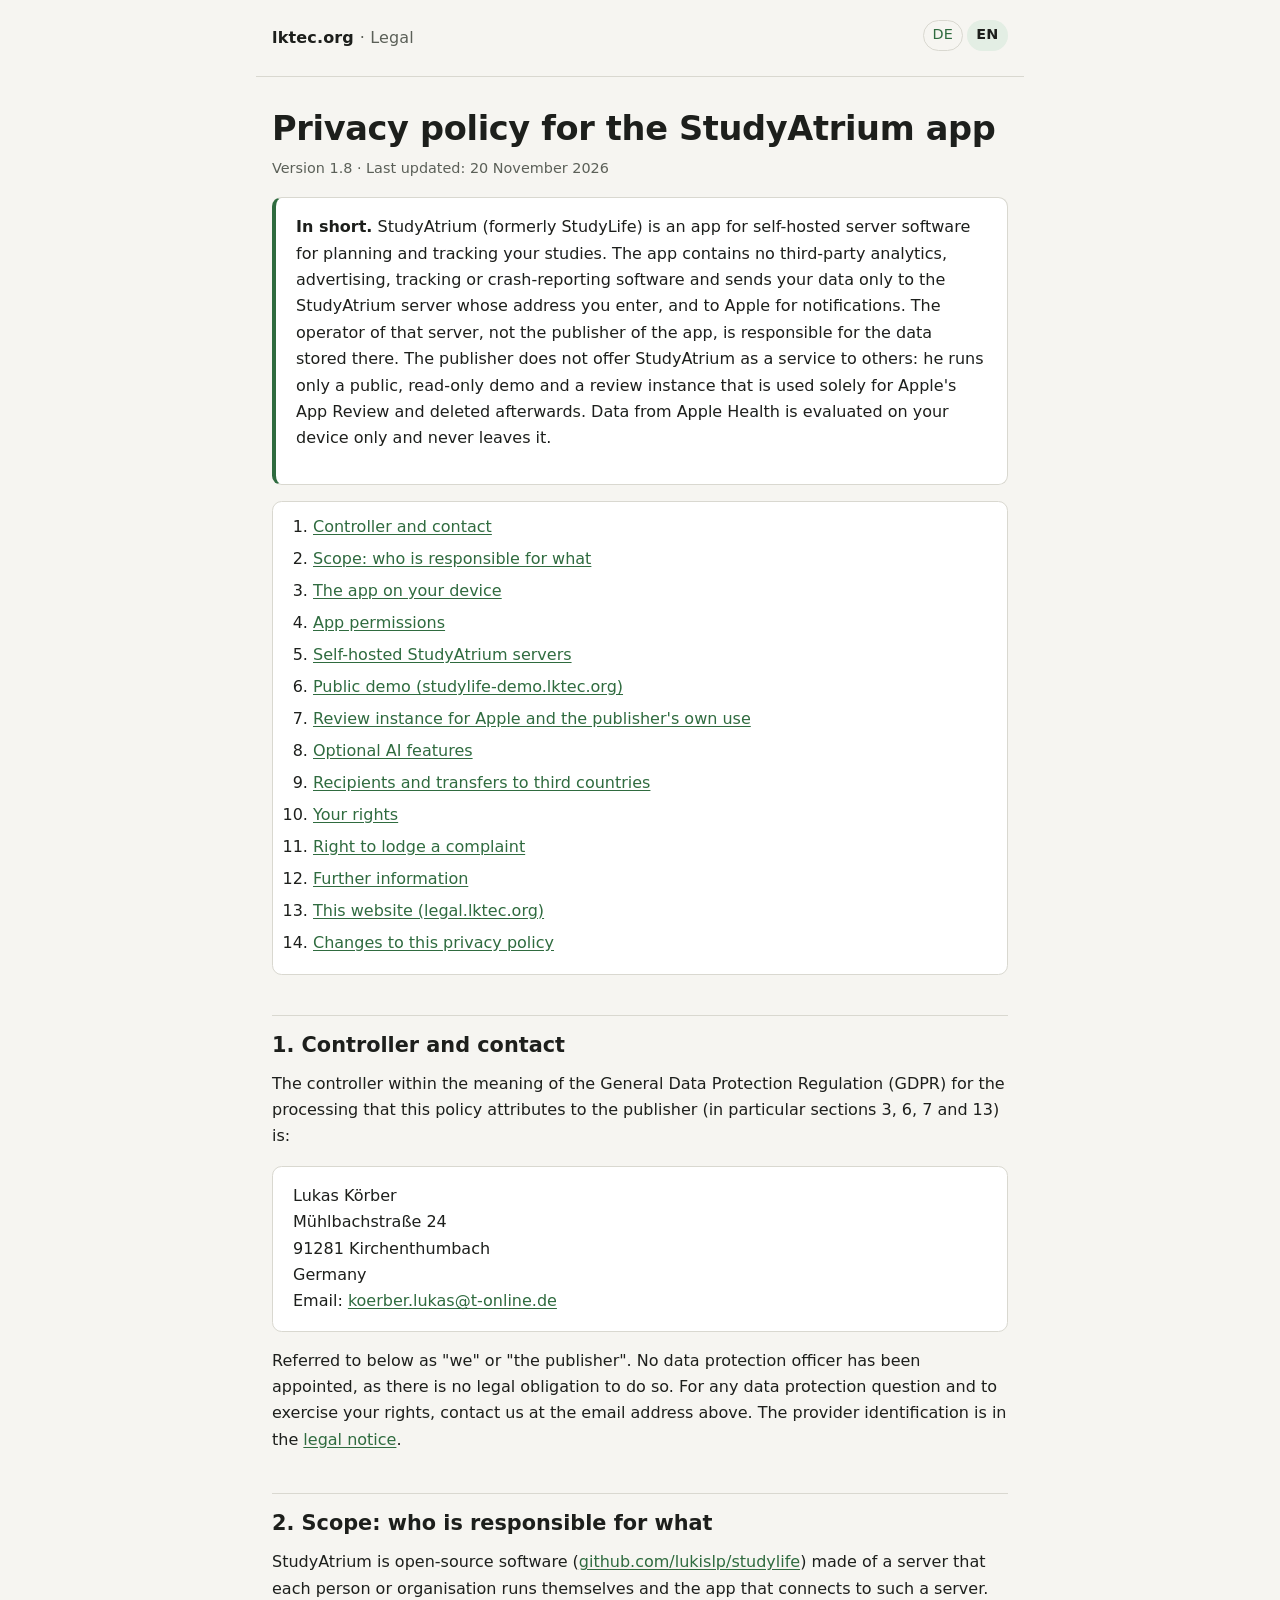
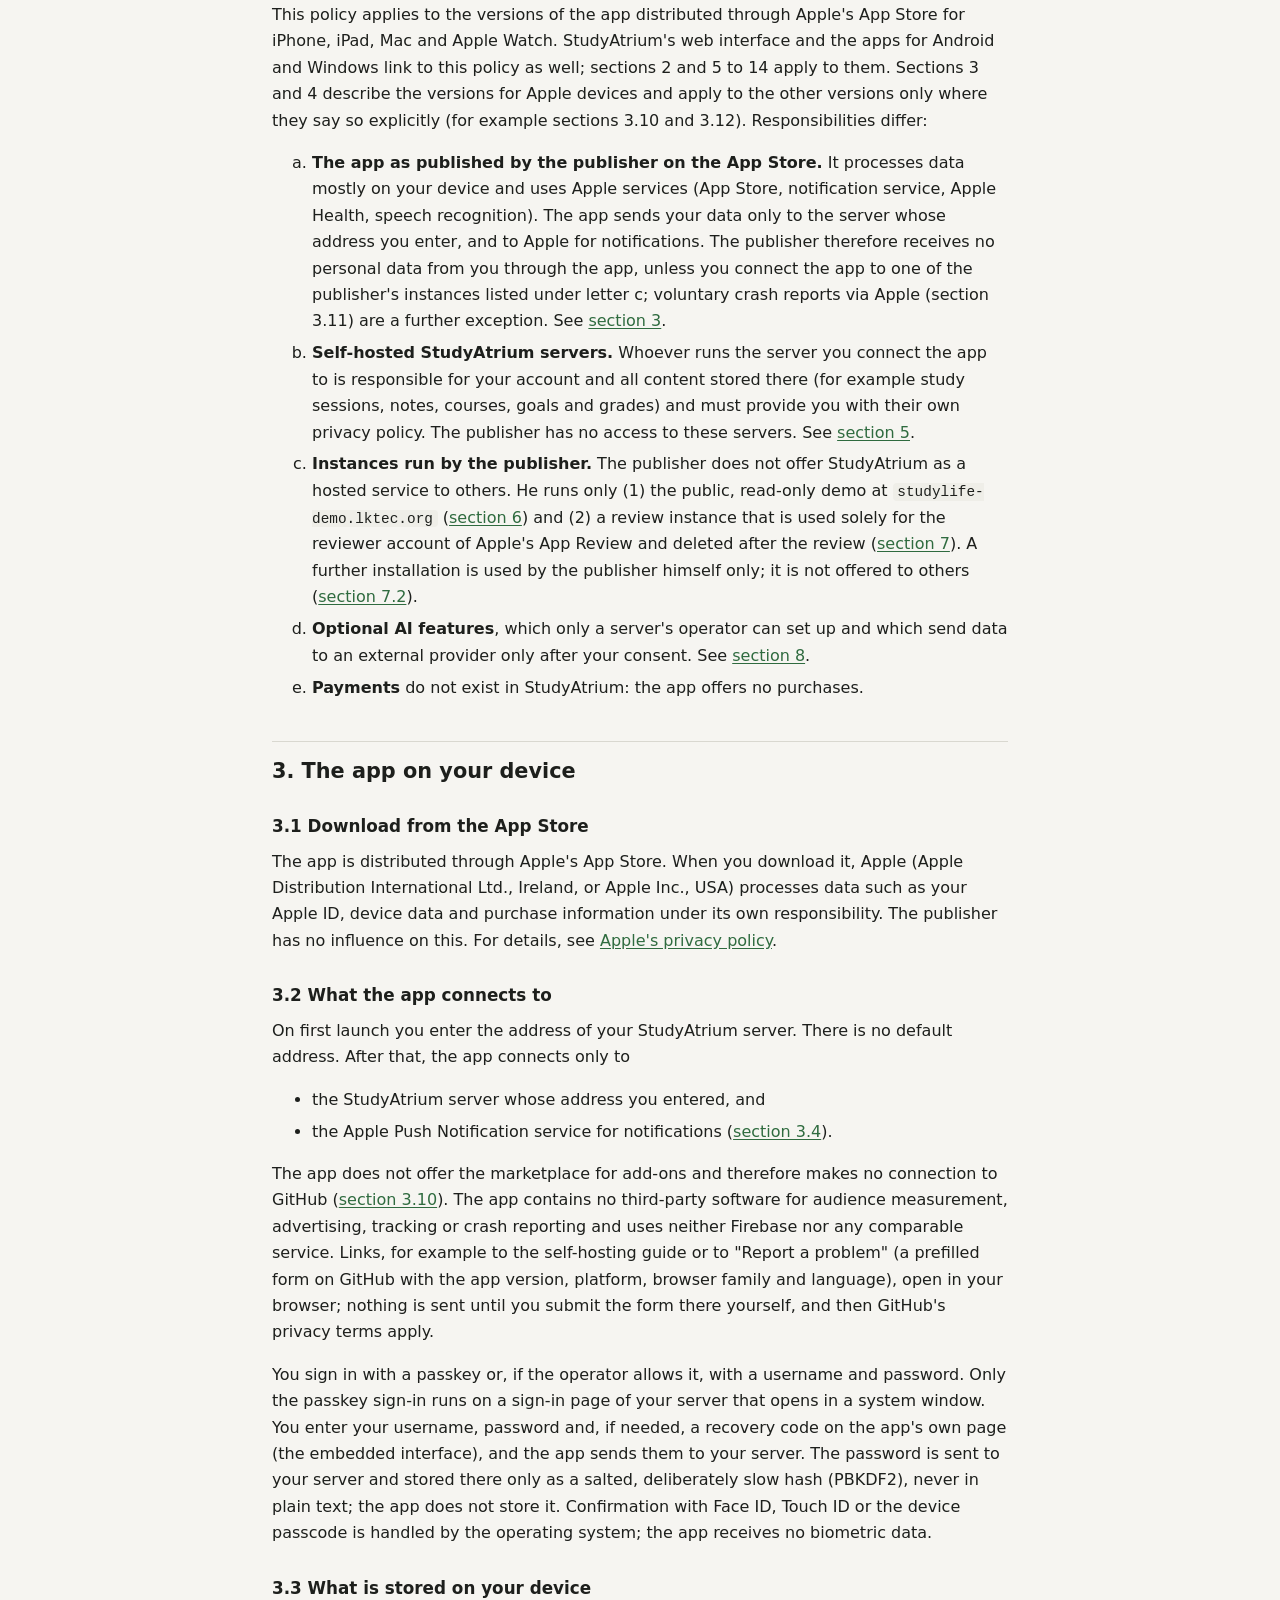
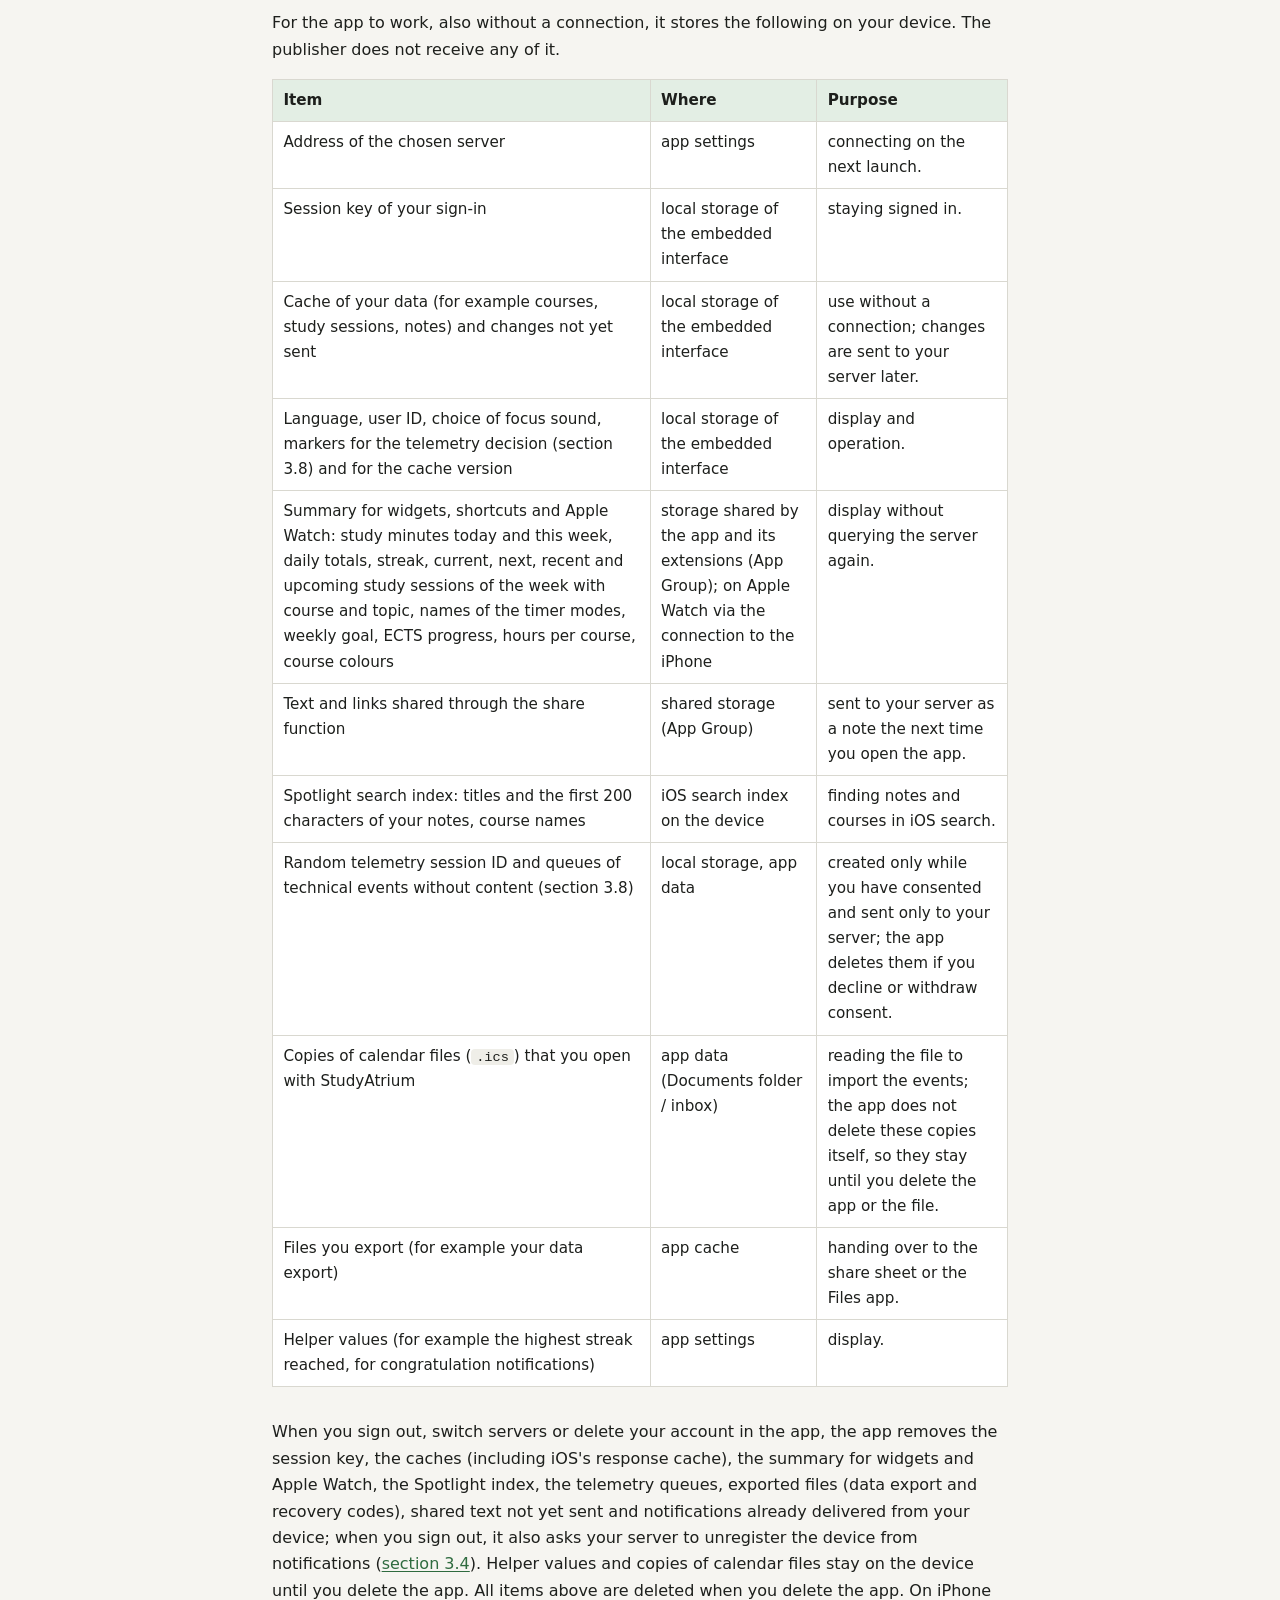
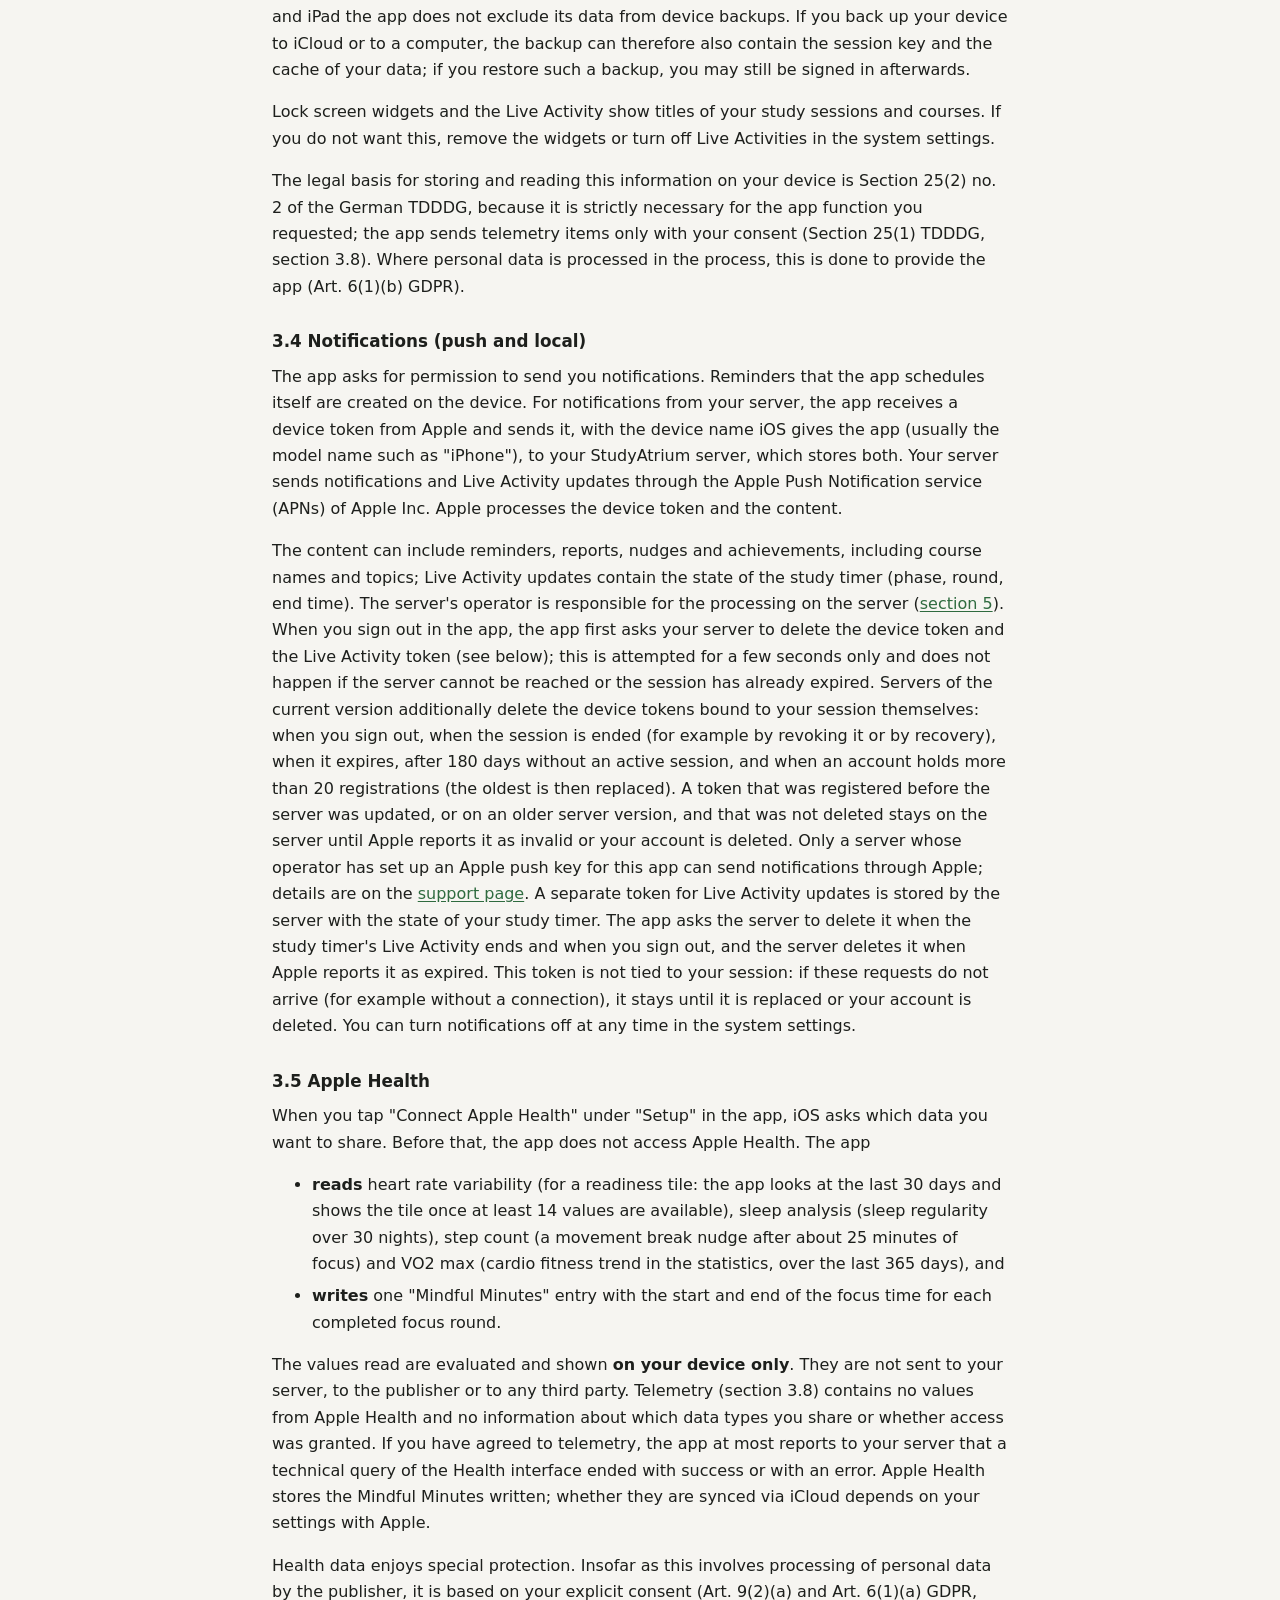
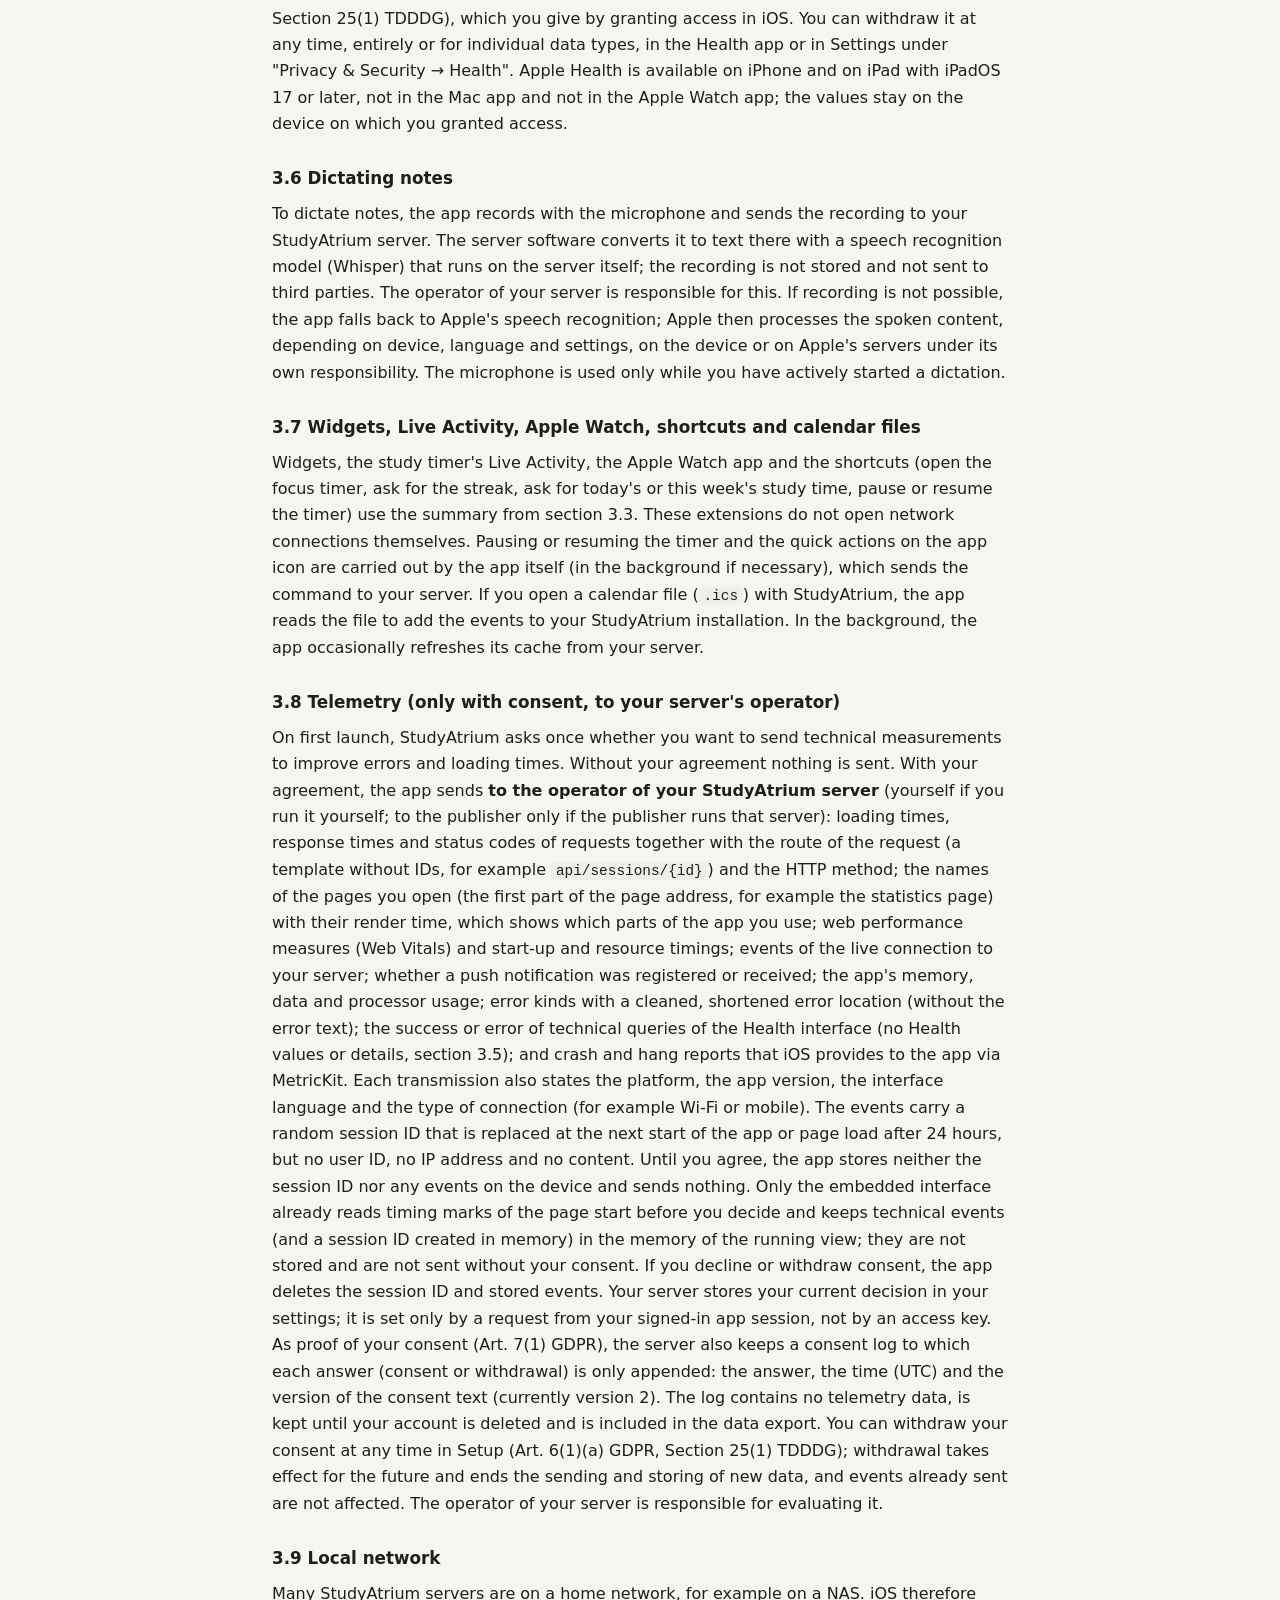
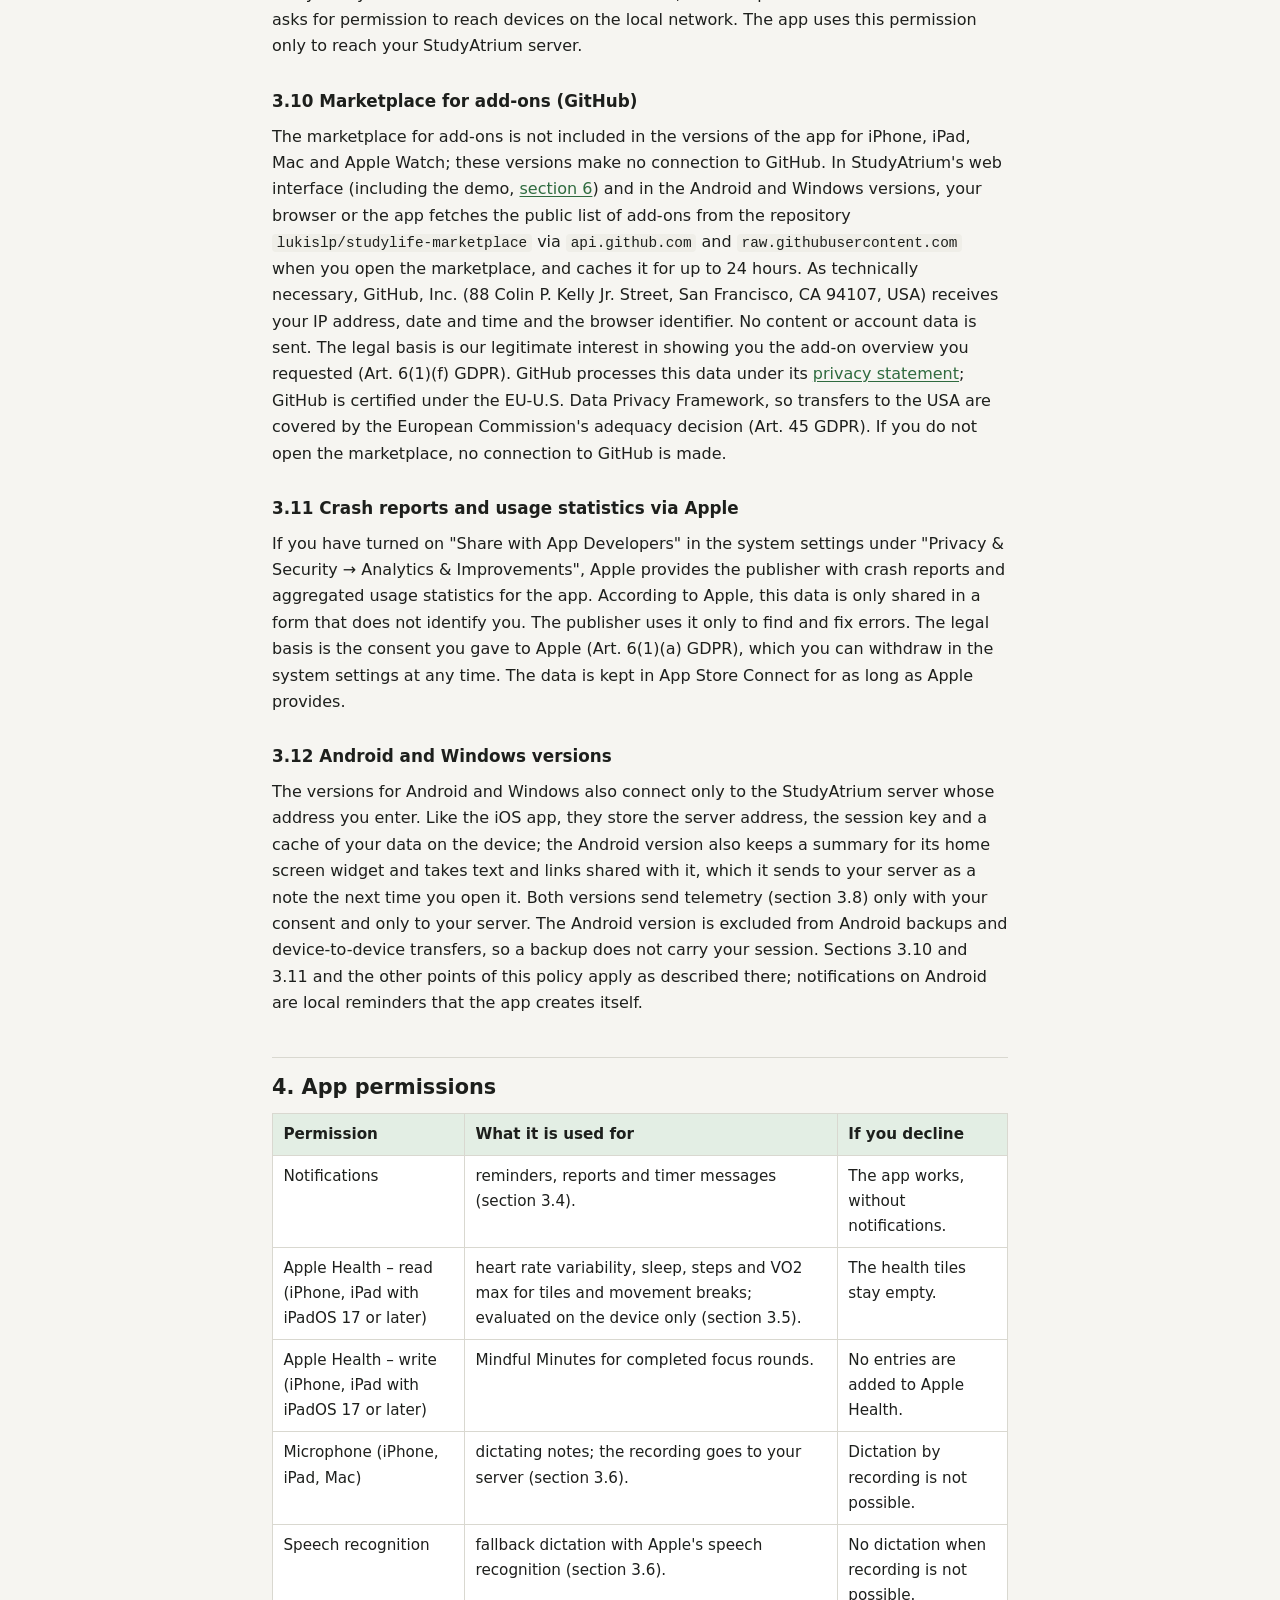
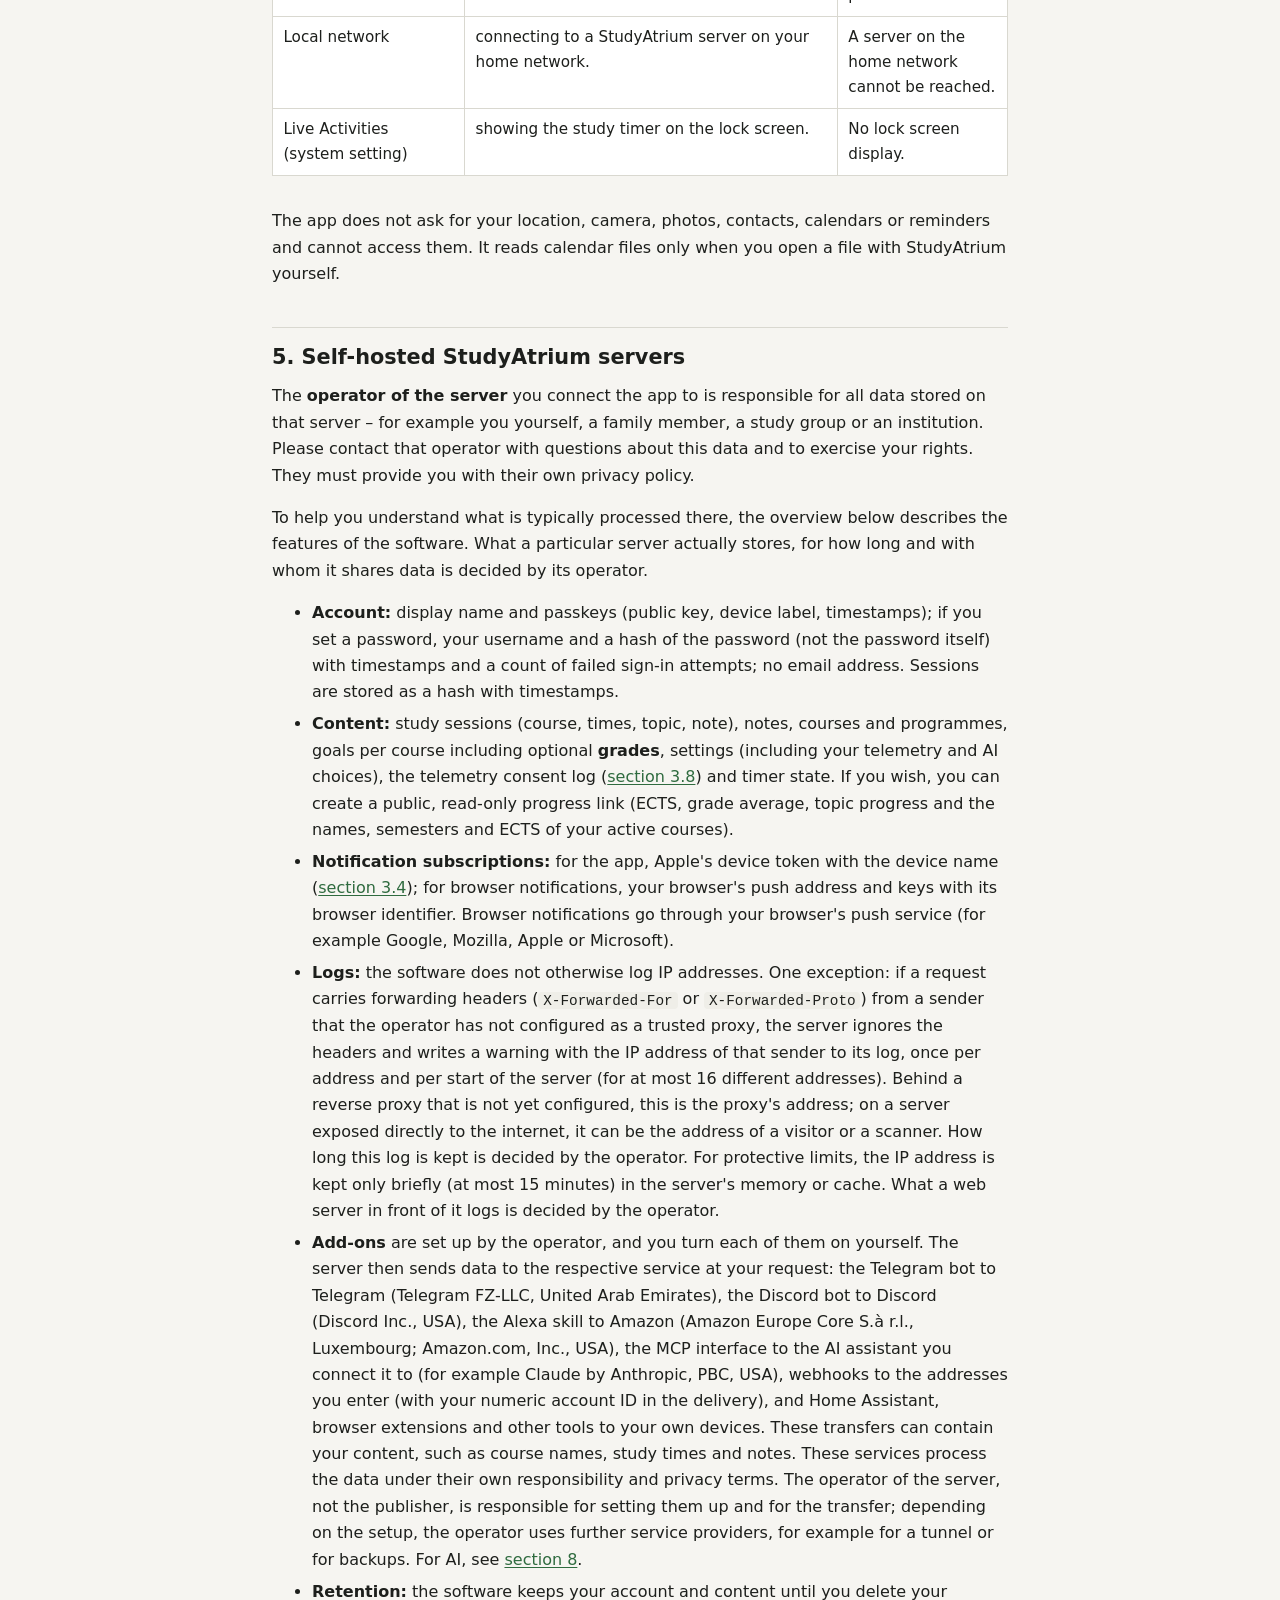
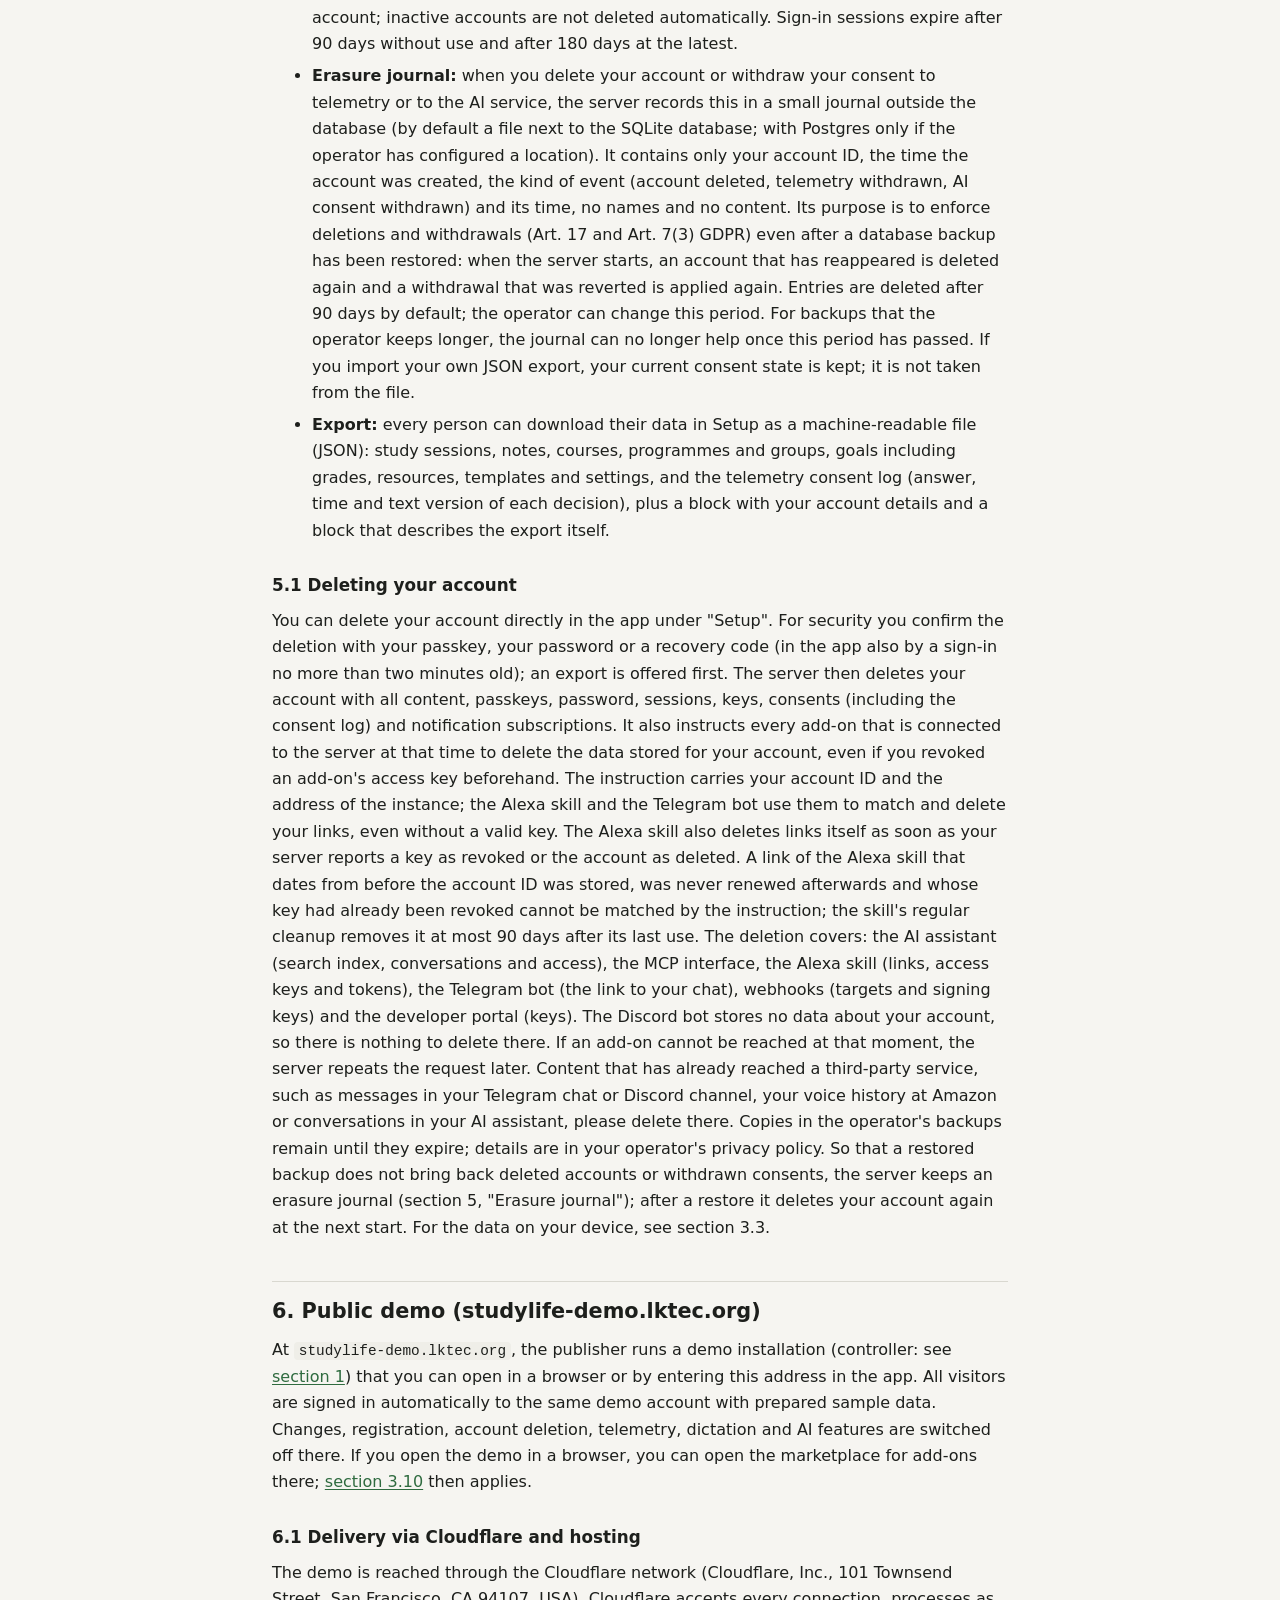
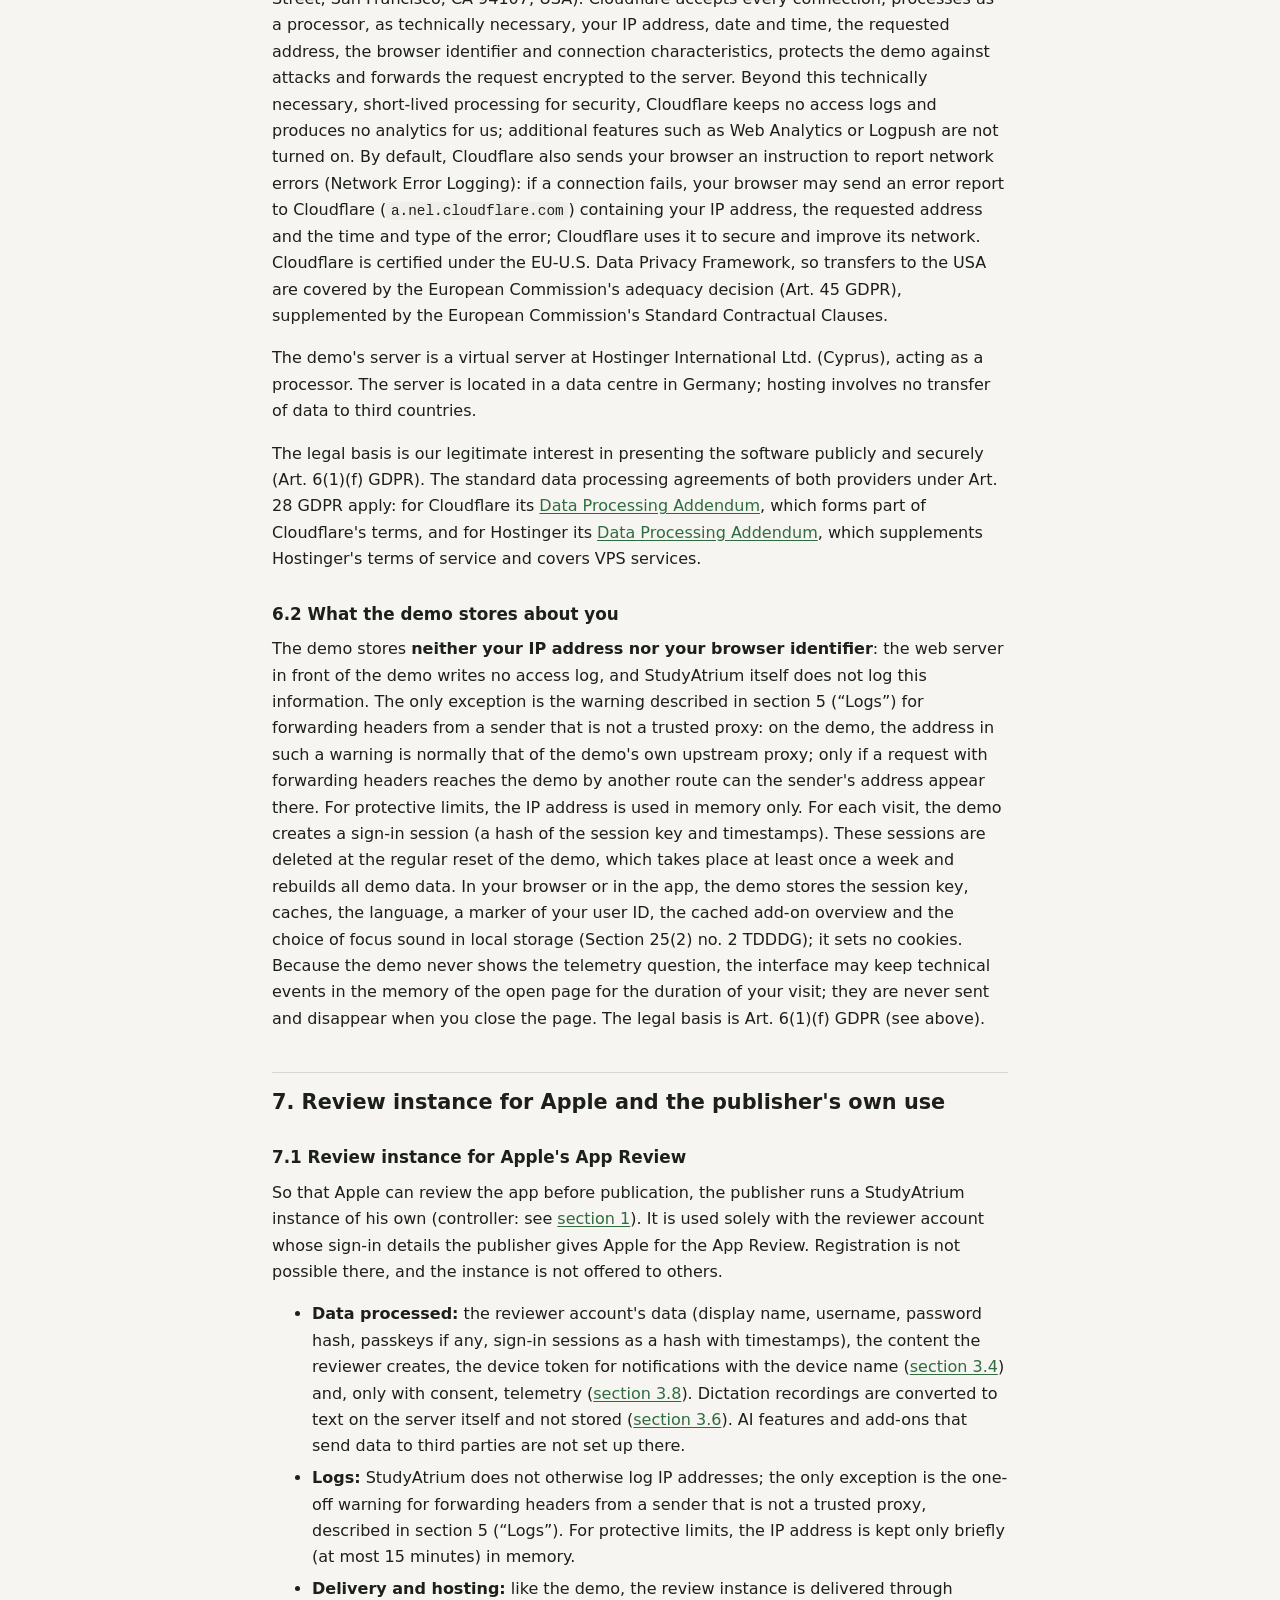
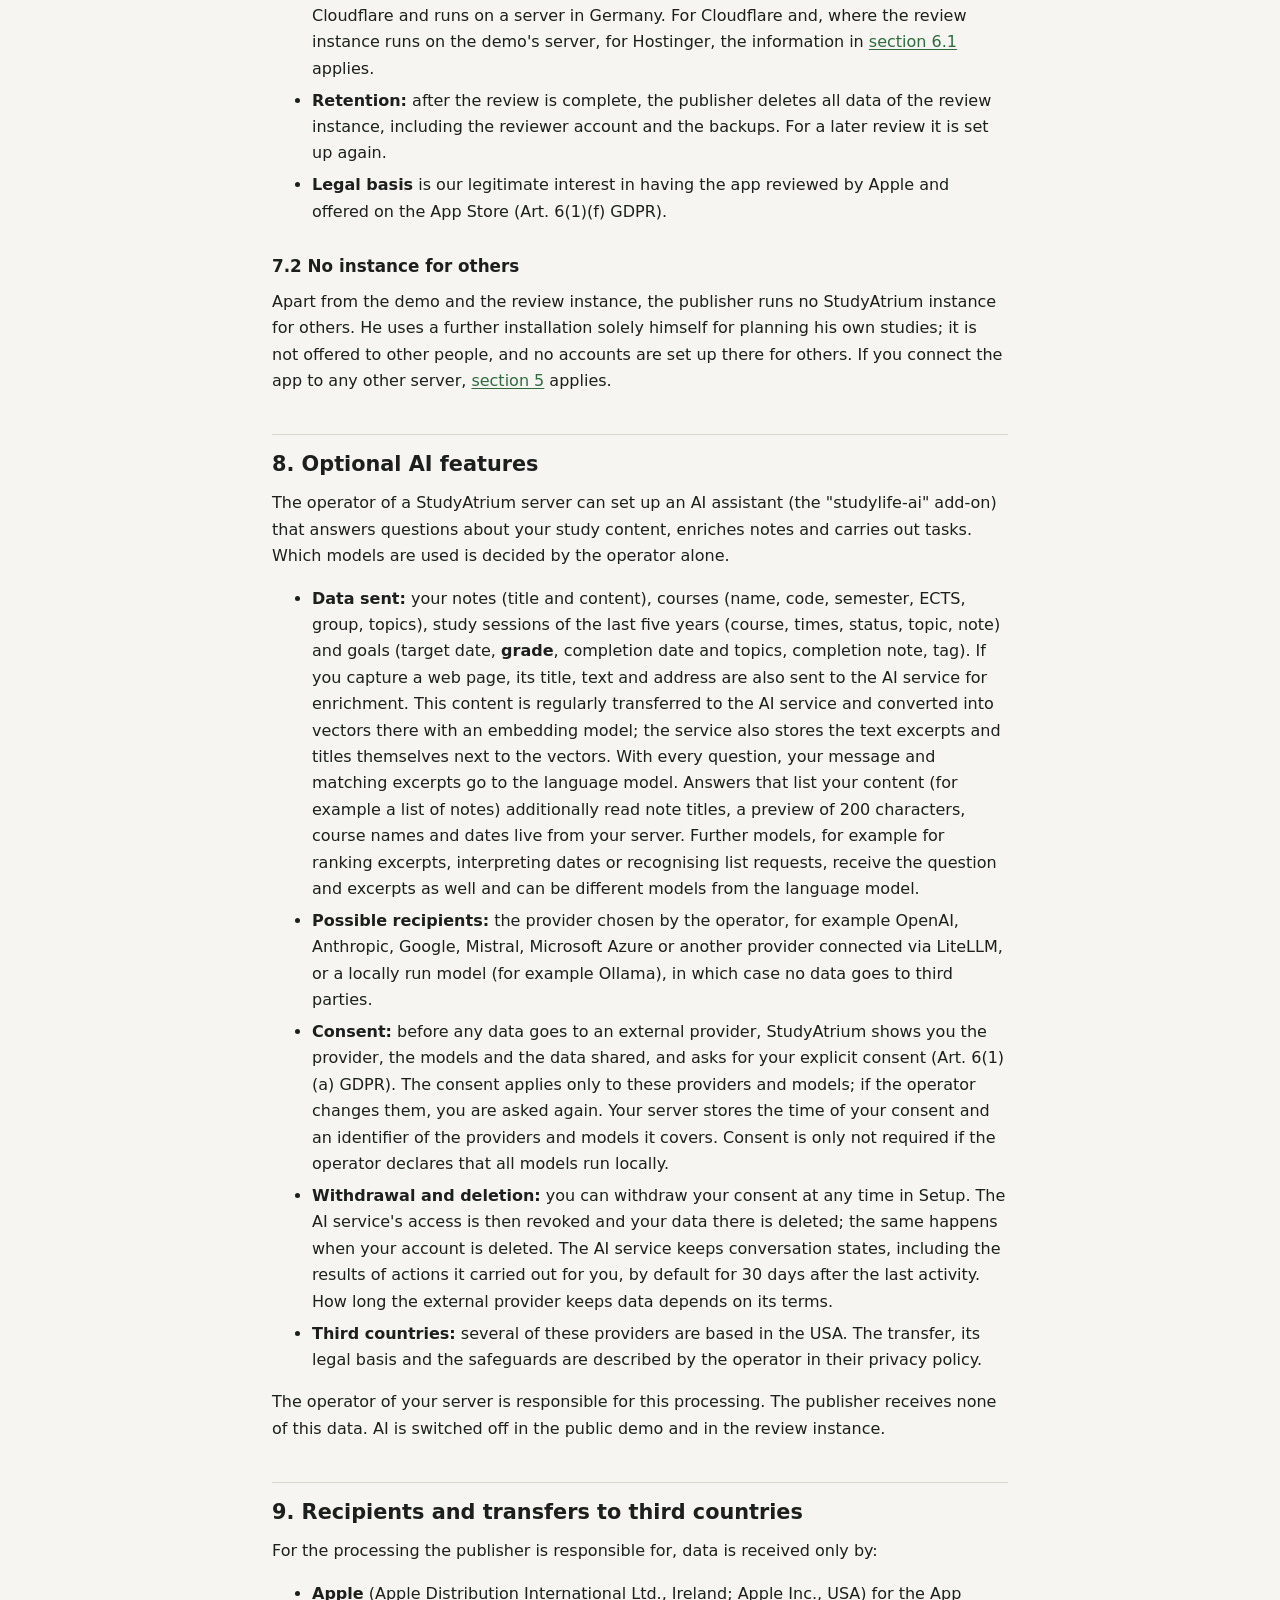
<file: en/studylife/index.html>
<!doctype html>
<html lang="en">
<head>
<meta charset="utf-8">
<meta name="viewport" content="width=device-width, initial-scale=1">
<title>Moved – StudyAtrium – lktec.org</title>
<meta http-equiv="refresh" content="0; url=/en/studyatrium/">
<link rel="canonical" href="https://legal.lktec.org/en/studyatrium/">
<meta name="robots" content="noindex">
<link rel="stylesheet" href="/assets/style.css">
<link rel="icon" href="/assets/favicon.svg" type="image/svg+xml">
<link rel="icon" href="/assets/favicon-32.png" type="image/png" sizes="32x32">
</head>
<body>
<main id="content">
  <p>Moved to <a href="/en/studyatrium/">https://legal.lktec.org/en/studyatrium/</a></p>
</main>
</body>
</html>
</file>
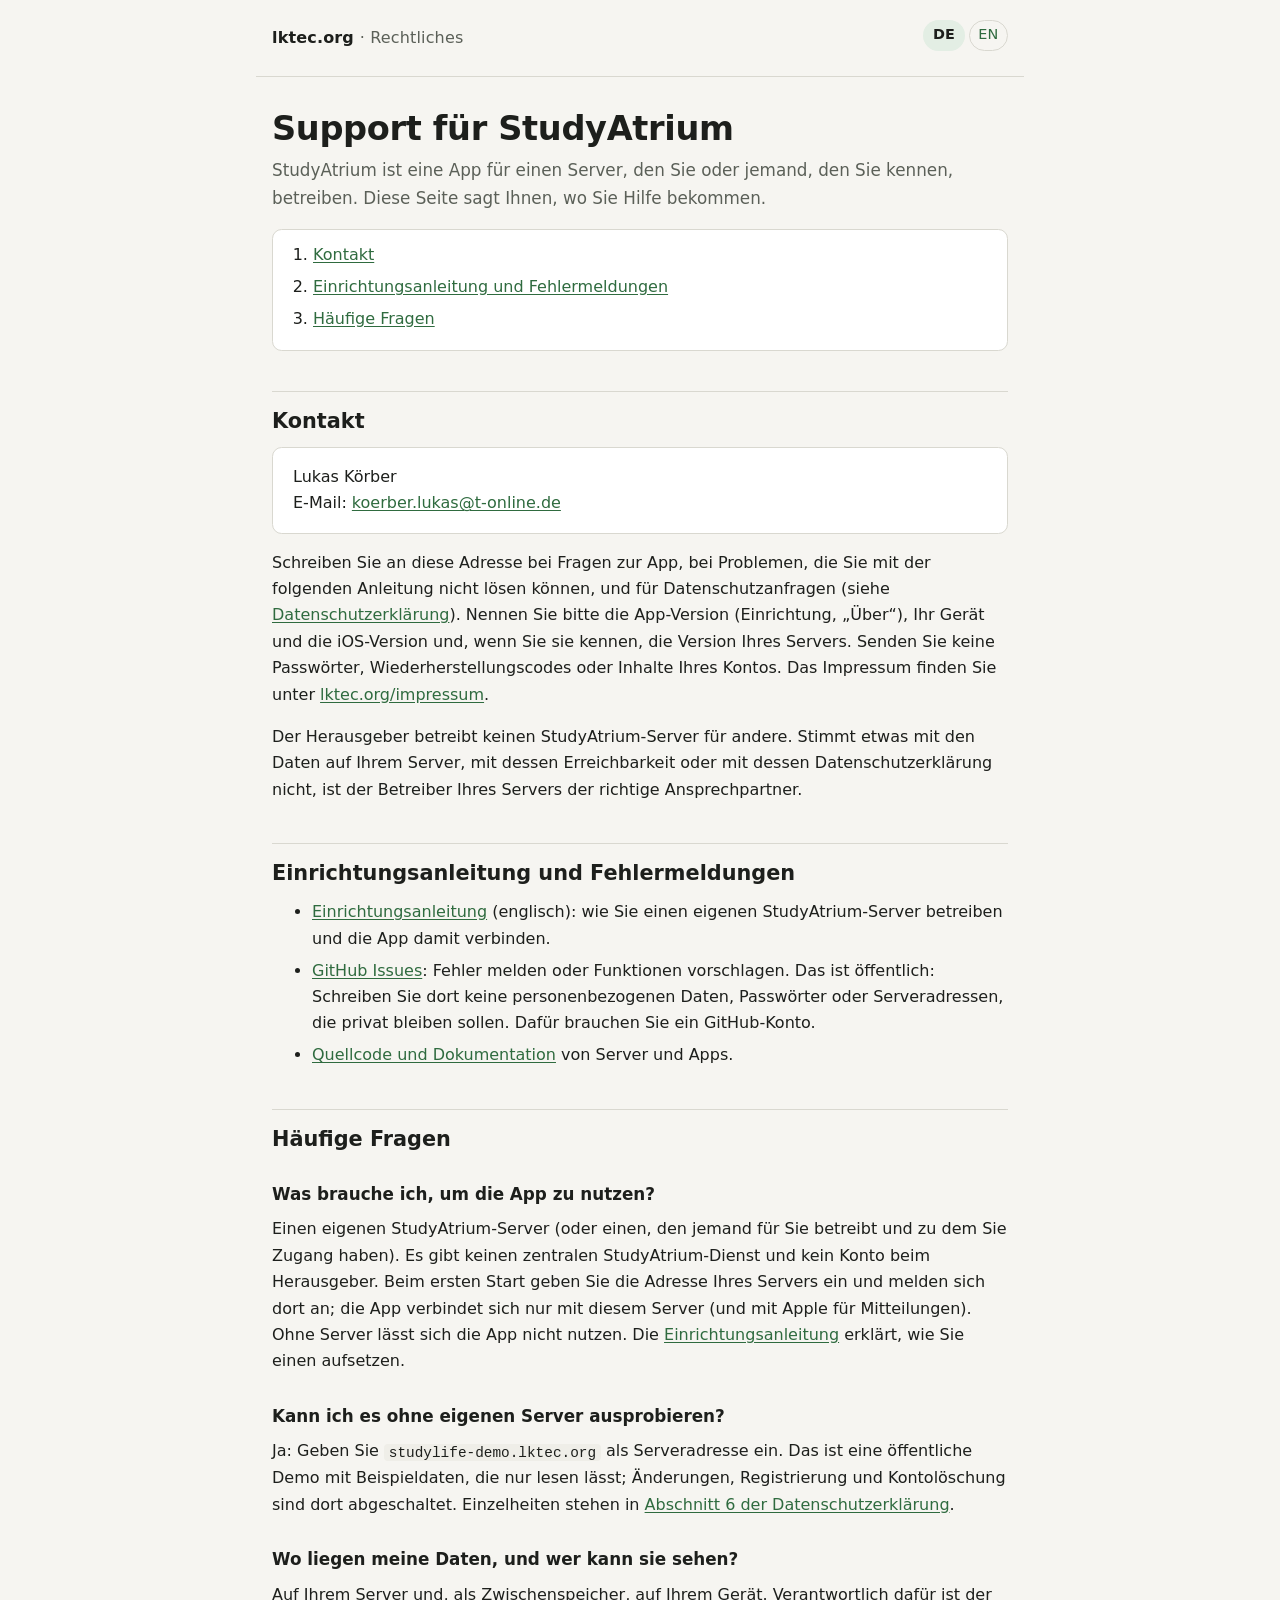
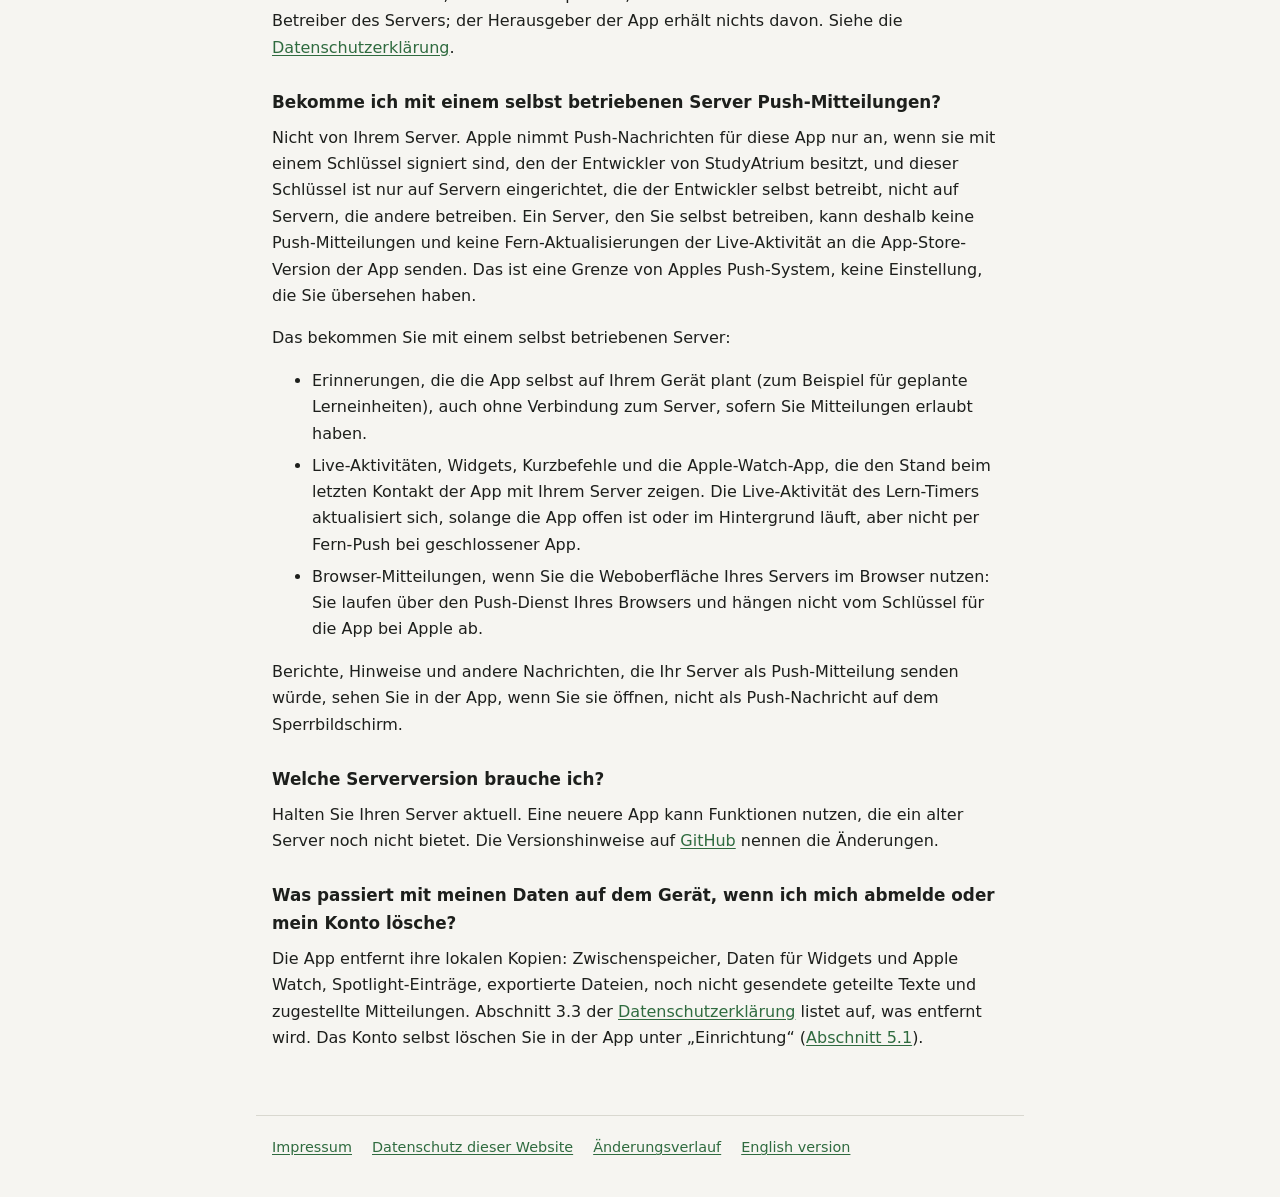
<file: studyatrium/support/index.html>
<!doctype html>
<html lang="de">
<head>
<meta charset="utf-8">
<meta name="viewport" content="width=device-width, initial-scale=1">
<title>Support StudyAtrium – lktec.org</title>
<meta name="description" content="Support für die App StudyAtrium: Kontakt, Einrichtungsanleitung, Fehlermeldungen und Antworten auf häufige Fragen.">
<link rel="stylesheet" href="/assets/style.css">
<link rel="icon" href="/assets/favicon.svg" type="image/svg+xml">
<link rel="icon" href="/assets/favicon-32.png" type="image/png" sizes="32x32">
<link rel="apple-touch-icon" href="/assets/apple-touch-icon.png">
<link rel="alternate" hreflang="en" href="/en/studyatrium/support/">
</head>
<body>
<a class="skip" href="#inhalt">Zum Inhalt springen</a>
<header class="site-header">
  <a class="brand" href="/">lktec.org <span>· Rechtliches</span></a>
  <nav aria-label="Sprache">
    <ul class="lang-switch">
      <li><span aria-current="page" lang="de">DE</span></li>
      <li><a href="/en/studyatrium/support/" hreflang="en" lang="en">EN</a></li>
    </ul>
  </nav>
</header>
<main id="inhalt">
  <h1>Support für StudyAtrium</h1>
  <p class="lead">StudyAtrium ist eine App für einen Server, den Sie oder jemand, den Sie kennen, betreiben. Diese Seite sagt Ihnen, wo Sie Hilfe bekommen.</p>

  <nav class="toc" aria-label="Inhalt">
    <ol>
      <li><a href="#kontakt">Kontakt</a></li>
      <li><a href="#hilfe">Einrichtungsanleitung und Fehlermeldungen</a></li>
      <li><a href="#faq">Häufige Fragen</a></li>
    </ol>
  </nav>

  <h2 id="kontakt">Kontakt</h2>
  <div class="card">
    <address>Lukas Körber<br>
    E-Mail: <a href="mailto:koerber.lukas@t-online.de">koerber.lukas@t-online.de</a></address>
  </div>
  <p>Schreiben Sie an diese Adresse bei Fragen zur App, bei Problemen, die Sie mit der folgenden Anleitung nicht lösen können, und für Datenschutzanfragen (siehe <a href="/studyatrium/">Datenschutzerklärung</a>). Nennen Sie bitte die App-Version (Einrichtung, „Über“), Ihr Gerät und die iOS-Version und, wenn Sie sie kennen, die Version Ihres Servers. Senden Sie keine Passwörter, Wiederherstellungscodes oder Inhalte Ihres Kontos. Das Impressum finden Sie unter <a href="https://lktec.org/impressum">lktec.org/impressum</a>.</p>
  <p>Der Herausgeber betreibt keinen StudyAtrium-Server für andere. Stimmt etwas mit den Daten auf Ihrem Server, mit dessen Erreichbarkeit oder mit dessen Datenschutzerklärung nicht, ist der Betreiber Ihres Servers der richtige Ansprechpartner.</p>

  <h2 id="hilfe">Einrichtungsanleitung und Fehlermeldungen</h2>
  <ul>
    <li><a href="https://github.com/lukislp/studylife#deployment">Einrichtungsanleitung</a> (englisch): wie Sie einen eigenen StudyAtrium-Server betreiben und die App damit verbinden.</li>
    <li><a href="https://github.com/lukislp/studylife/issues">GitHub Issues</a>: Fehler melden oder Funktionen vorschlagen. Das ist öffentlich: Schreiben Sie dort keine personenbezogenen Daten, Passwörter oder Serveradressen, die privat bleiben sollen. Dafür brauchen Sie ein GitHub-Konto.</li>
    <li><a href="https://github.com/lukislp/studylife">Quellcode und Dokumentation</a> von Server und Apps.</li>
  </ul>

  <h2 id="faq">Häufige Fragen</h2>

  <h3 id="braucht-server">Was brauche ich, um die App zu nutzen?</h3>
  <p>Einen eigenen StudyAtrium-Server (oder einen, den jemand für Sie betreibt und zu dem Sie Zugang haben). Es gibt keinen zentralen StudyAtrium-Dienst und kein Konto beim Herausgeber. Beim ersten Start geben Sie die Adresse Ihres Servers ein und melden sich dort an; die App verbindet sich nur mit diesem Server (und mit Apple für Mitteilungen). Ohne Server lässt sich die App nicht nutzen. Die <a href="https://github.com/lukislp/studylife#deployment">Einrichtungsanleitung</a> erklärt, wie Sie einen aufsetzen.</p>

  <h3 id="demo">Kann ich es ohne eigenen Server ausprobieren?</h3>
  <p>Ja: Geben Sie <code>studylife-demo.lktec.org</code> als Serveradresse ein. Das ist eine öffentliche Demo mit Beispieldaten, die nur lesen lässt; Änderungen, Registrierung und Kontolöschung sind dort abgeschaltet. Einzelheiten stehen in <a href="/studyatrium/#demo">Abschnitt 6 der Datenschutzerklärung</a>.</p>

  <h3 id="daten">Wo liegen meine Daten, und wer kann sie sehen?</h3>
  <p>Auf Ihrem Server und, als Zwischenspeicher, auf Ihrem Gerät. Verantwortlich dafür ist der Betreiber des Servers; der Herausgeber der App erhält nichts davon. Siehe die <a href="/studyatrium/">Datenschutzerklärung</a>.</p>

  <h3 id="push">Bekomme ich mit einem selbst betriebenen Server Push-Mitteilungen?</h3>
  <p>Nicht von Ihrem Server. Apple nimmt Push-Nachrichten für diese App nur an, wenn sie mit einem Schlüssel signiert sind, den der Entwickler von StudyAtrium besitzt, und dieser Schlüssel ist nur auf Servern eingerichtet, die der Entwickler selbst betreibt, nicht auf Servern, die andere betreiben. Ein Server, den Sie selbst betreiben, kann deshalb keine Push-Mitteilungen und keine Fern-Aktualisierungen der Live-Aktivität an die App-Store-Version der App senden. Das ist eine Grenze von Apples Push-System, keine Einstellung, die Sie übersehen haben.</p>
  <p>Das bekommen Sie mit einem selbst betriebenen Server:</p>
  <ul>
    <li>Erinnerungen, die die App selbst auf Ihrem Gerät plant (zum Beispiel für geplante Lerneinheiten), auch ohne Verbindung zum Server, sofern Sie Mitteilungen erlaubt haben.</li>
    <li>Live-Aktivitäten, Widgets, Kurzbefehle und die Apple-Watch-App, die den Stand beim letzten Kontakt der App mit Ihrem Server zeigen. Die Live-Aktivität des Lern-Timers aktualisiert sich, solange die App offen ist oder im Hintergrund läuft, aber nicht per Fern-Push bei geschlossener App.</li>
    <li>Browser-Mitteilungen, wenn Sie die Weboberfläche Ihres Servers im Browser nutzen: Sie laufen über den Push-Dienst Ihres Browsers und hängen nicht vom Schlüssel für die App bei Apple ab.</li>
  </ul>
  <p>Berichte, Hinweise und andere Nachrichten, die Ihr Server als Push-Mitteilung senden würde, sehen Sie in der App, wenn Sie sie öffnen, nicht als Push-Nachricht auf dem Sperrbildschirm.</p>

  <h3 id="version">Welche Serverversion brauche ich?</h3>
  <p>Halten Sie Ihren Server aktuell. Eine neuere App kann Funktionen nutzen, die ein alter Server noch nicht bietet. Die Versionshinweise auf <a href="https://github.com/lukislp/studylife/releases">GitHub</a> nennen die Änderungen.</p>

  <h3 id="abmelden">Was passiert mit meinen Daten auf dem Gerät, wenn ich mich abmelde oder mein Konto lösche?</h3>
  <p>Die App entfernt ihre lokalen Kopien: Zwischenspeicher, Daten für Widgets und Apple Watch, Spotlight-Einträge, exportierte Dateien, noch nicht gesendete geteilte Texte und zugestellte Mitteilungen. Abschnitt 3.3 der <a href="/studyatrium/#geraet">Datenschutzerklärung</a> listet auf, was entfernt wird. Das Konto selbst löschen Sie in der App unter „Einrichtung“ (<a href="/studyatrium/#konto-loeschen">Abschnitt 5.1</a>).</p>
</main>
<footer class="site-footer">
  <ul>
    <li><a href="https://lktec.org/impressum">Impressum</a></li>
    <li><a href="/#diese-website">Datenschutz dieser Website</a></li>
    <li><a href="https://github.com/lukislp/legal/commits/main">Änderungsverlauf</a></li>
    <li><a href="/en/studyatrium/support/" hreflang="en">English version</a></li>
  </ul>
</footer>
</body>
</html>
</file>
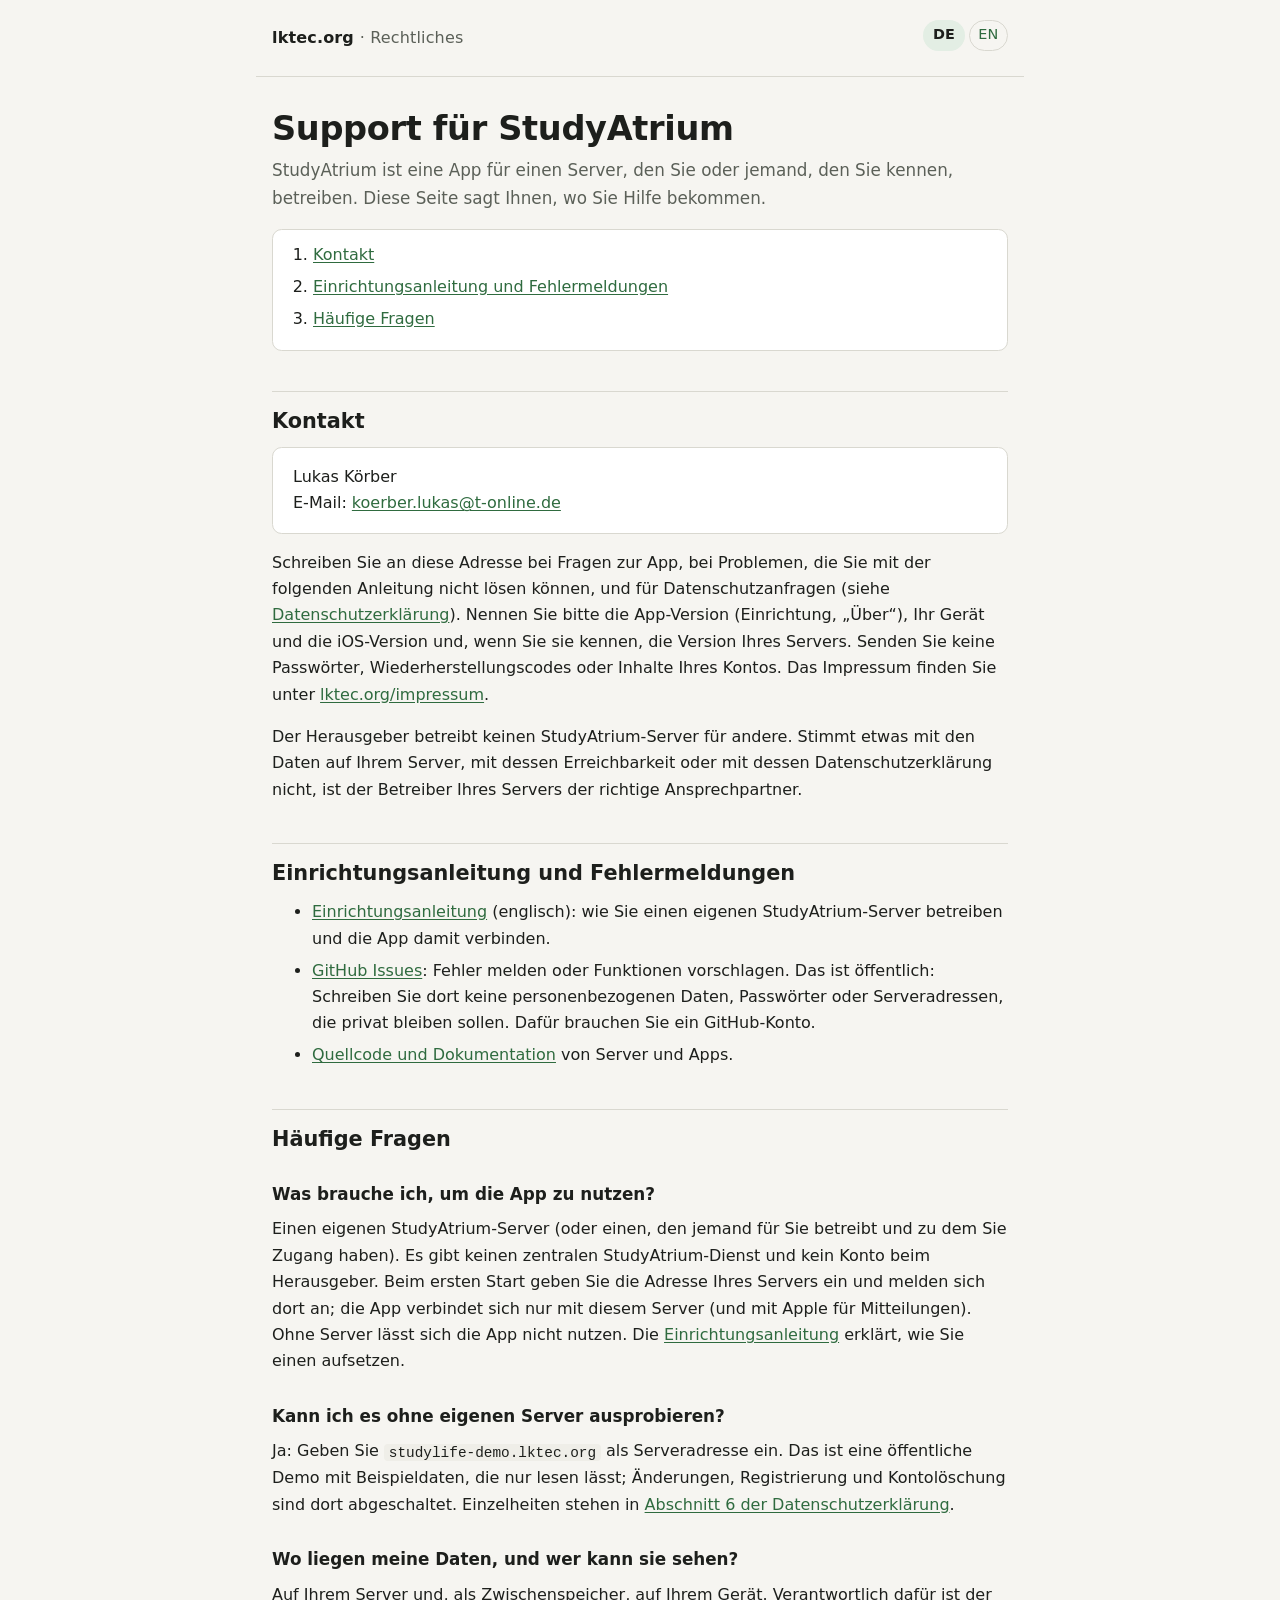
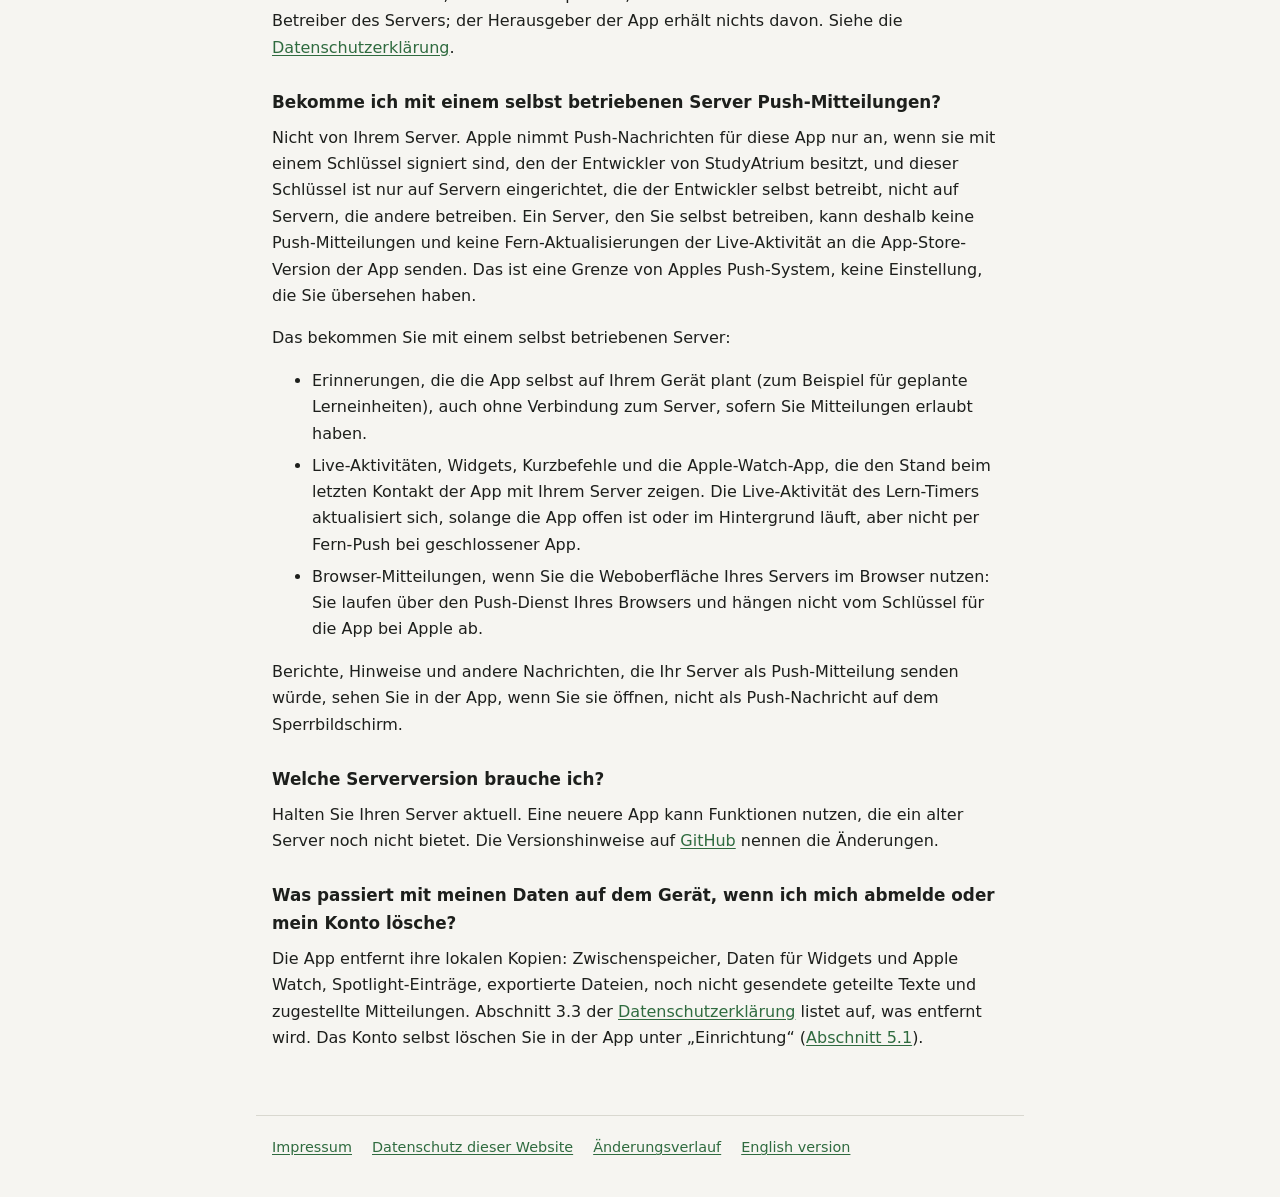
<file: studylife/support/index.html>
<!doctype html>
<html lang="de">
<head>
<meta charset="utf-8">
<meta name="viewport" content="width=device-width, initial-scale=1">
<title>Verschoben – StudyAtrium – lktec.org</title>
<meta http-equiv="refresh" content="0; url=/studyatrium/support/">
<link rel="canonical" href="https://legal.lktec.org/studyatrium/support/">
<meta name="robots" content="noindex">
<link rel="stylesheet" href="/assets/style.css">
<link rel="icon" href="/assets/favicon.svg" type="image/svg+xml">
<link rel="icon" href="/assets/favicon-32.png" type="image/png" sizes="32x32">
</head>
<body>
<main id="content">
  <p>Verschoben nach <a href="/studyatrium/support/">https://legal.lktec.org/studyatrium/support/</a></p>
</main>
</body>
</html>
</file>
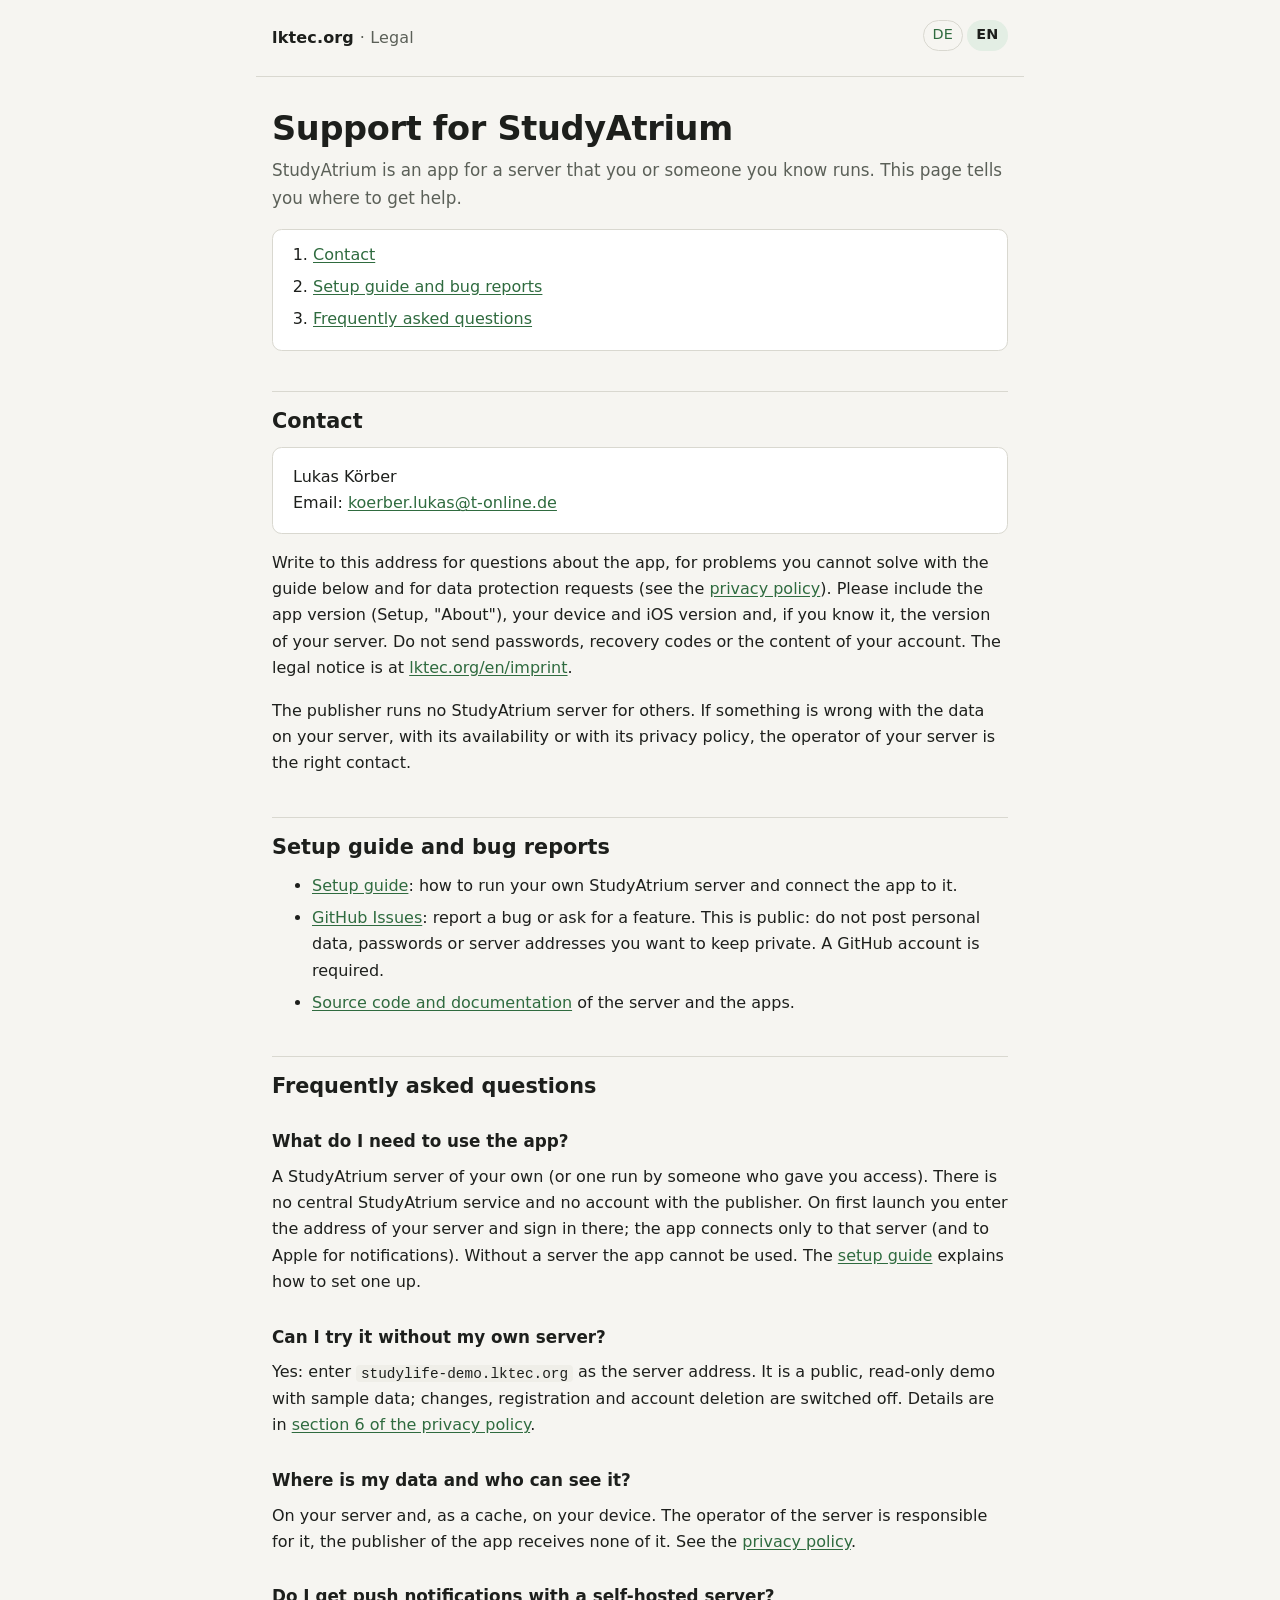
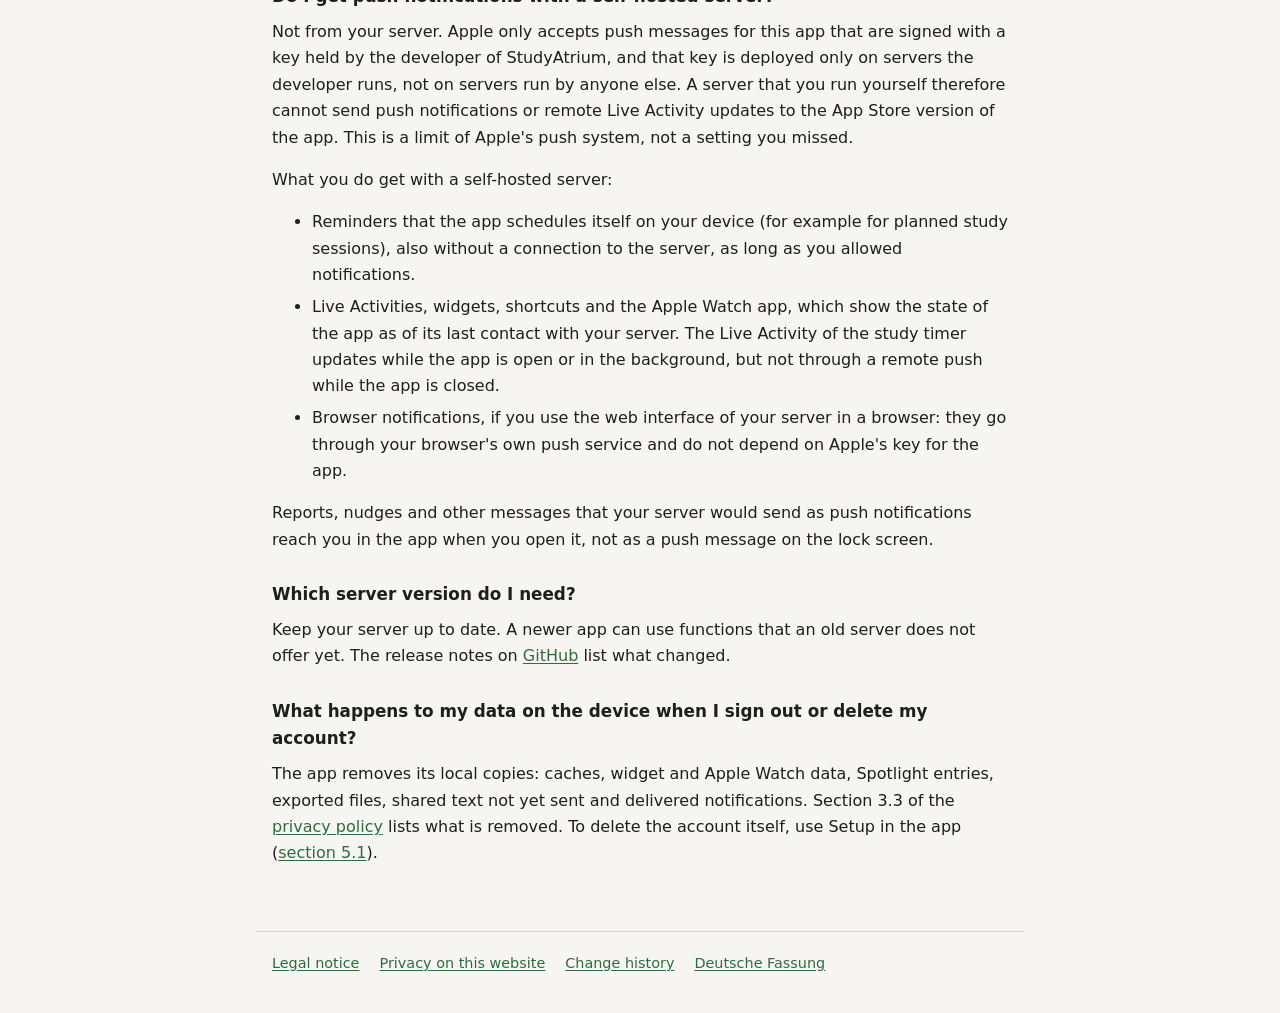
<file: en/studyatrium/support/index.html>
<!doctype html>
<html lang="en">
<head>
<meta charset="utf-8">
<meta name="viewport" content="width=device-width, initial-scale=1">
<title>StudyAtrium support – lktec.org</title>
<meta name="description" content="Support for the StudyAtrium app: contact, setup guide, bug reports and answers to common questions.">
<link rel="stylesheet" href="/assets/style.css">
<link rel="icon" href="/assets/favicon.svg" type="image/svg+xml">
<link rel="icon" href="/assets/favicon-32.png" type="image/png" sizes="32x32">
<link rel="apple-touch-icon" href="/assets/apple-touch-icon.png">
<link rel="alternate" hreflang="de" href="/studyatrium/support/">
</head>
<body>
<a class="skip" href="#content">Skip to content</a>
<header class="site-header">
  <a class="brand" href="/en/">lktec.org <span>· Legal</span></a>
  <nav aria-label="Language">
    <ul class="lang-switch">
      <li><a href="/studyatrium/support/" hreflang="de" lang="de">DE</a></li>
      <li><span aria-current="page" lang="en">EN</span></li>
    </ul>
  </nav>
</header>
<main id="content">
  <h1>Support for StudyAtrium</h1>
  <p class="lead">StudyAtrium is an app for a server that you or someone you know runs. This page tells you where to get help.</p>

  <nav class="toc" aria-label="Contents">
    <ol>
      <li><a href="#contact">Contact</a></li>
      <li><a href="#help">Setup guide and bug reports</a></li>
      <li><a href="#faq">Frequently asked questions</a></li>
    </ol>
  </nav>

  <h2 id="contact">Contact</h2>
  <div class="card">
    <address>Lukas Körber<br>
    Email: <a href="mailto:koerber.lukas@t-online.de">koerber.lukas@t-online.de</a></address>
  </div>
  <p>Write to this address for questions about the app, for problems you cannot solve with the guide below and for data protection requests (see the <a href="/en/studyatrium/">privacy policy</a>). Please include the app version (Setup, "About"), your device and iOS version and, if you know it, the version of your server. Do not send passwords, recovery codes or the content of your account. The legal notice is at <a href="https://lktec.org/en/imprint">lktec.org/en/imprint</a>.</p>
  <p>The publisher runs no StudyAtrium server for others. If something is wrong with the data on your server, with its availability or with its privacy policy, the operator of your server is the right contact.</p>

  <h2 id="help">Setup guide and bug reports</h2>
  <ul>
    <li><a href="https://github.com/lukislp/studylife#deployment">Setup guide</a>: how to run your own StudyAtrium server and connect the app to it.</li>
    <li><a href="https://github.com/lukislp/studylife/issues">GitHub Issues</a>: report a bug or ask for a feature. This is public: do not post personal data, passwords or server addresses you want to keep private. A GitHub account is required.</li>
    <li><a href="https://github.com/lukislp/studylife">Source code and documentation</a> of the server and the apps.</li>
  </ul>

  <h2 id="faq">Frequently asked questions</h2>

  <h3 id="needs-server">What do I need to use the app?</h3>
  <p>A StudyAtrium server of your own (or one run by someone who gave you access). There is no central StudyAtrium service and no account with the publisher. On first launch you enter the address of your server and sign in there; the app connects only to that server (and to Apple for notifications). Without a server the app cannot be used. The <a href="https://github.com/lukislp/studylife#deployment">setup guide</a> explains how to set one up.</p>

  <h3 id="demo">Can I try it without my own server?</h3>
  <p>Yes: enter <code>studylife-demo.lktec.org</code> as the server address. It is a public, read-only demo with sample data; changes, registration and account deletion are switched off. Details are in <a href="/en/studyatrium/#demo">section 6 of the privacy policy</a>.</p>

  <h3 id="data">Where is my data and who can see it?</h3>
  <p>On your server and, as a cache, on your device. The operator of the server is responsible for it, the publisher of the app receives none of it. See the <a href="/en/studyatrium/">privacy policy</a>.</p>

  <h3 id="push">Do I get push notifications with a self-hosted server?</h3>
  <p>Not from your server. Apple only accepts push messages for this app that are signed with a key held by the developer of StudyAtrium, and that key is deployed only on servers the developer runs, not on servers run by anyone else. A server that you run yourself therefore cannot send push notifications or remote Live Activity updates to the App Store version of the app. This is a limit of Apple's push system, not a setting you missed.</p>
  <p>What you do get with a self-hosted server:</p>
  <ul>
    <li>Reminders that the app schedules itself on your device (for example for planned study sessions), also without a connection to the server, as long as you allowed notifications.</li>
    <li>Live Activities, widgets, shortcuts and the Apple Watch app, which show the state of the app as of its last contact with your server. The Live Activity of the study timer updates while the app is open or in the background, but not through a remote push while the app is closed.</li>
    <li>Browser notifications, if you use the web interface of your server in a browser: they go through your browser's own push service and do not depend on Apple's key for the app.</li>
  </ul>
  <p>Reports, nudges and other messages that your server would send as push notifications reach you in the app when you open it, not as a push message on the lock screen.</p>

  <h3 id="update">Which server version do I need?</h3>
  <p>Keep your server up to date. A newer app can use functions that an old server does not offer yet. The release notes on <a href="https://github.com/lukislp/studylife/releases">GitHub</a> list what changed.</p>

  <h3 id="signout">What happens to my data on the device when I sign out or delete my account?</h3>
  <p>The app removes its local copies: caches, widget and Apple Watch data, Spotlight entries, exported files, shared text not yet sent and delivered notifications. Section 3.3 of the <a href="/en/studyatrium/#device">privacy policy</a> lists what is removed. To delete the account itself, use Setup in the app (<a href="/en/studyatrium/#delete-account">section 5.1</a>).</p>
</main>
<footer class="site-footer">
  <ul>
    <li><a href="https://lktec.org/en/imprint">Legal notice</a></li>
    <li><a href="/en/#this-website">Privacy on this website</a></li>
    <li><a href="https://github.com/lukislp/legal/commits/main">Change history</a></li>
    <li><a href="/studyatrium/support/" hreflang="de">Deutsche Fassung</a></li>
  </ul>
</footer>
</body>
</html>
</file>
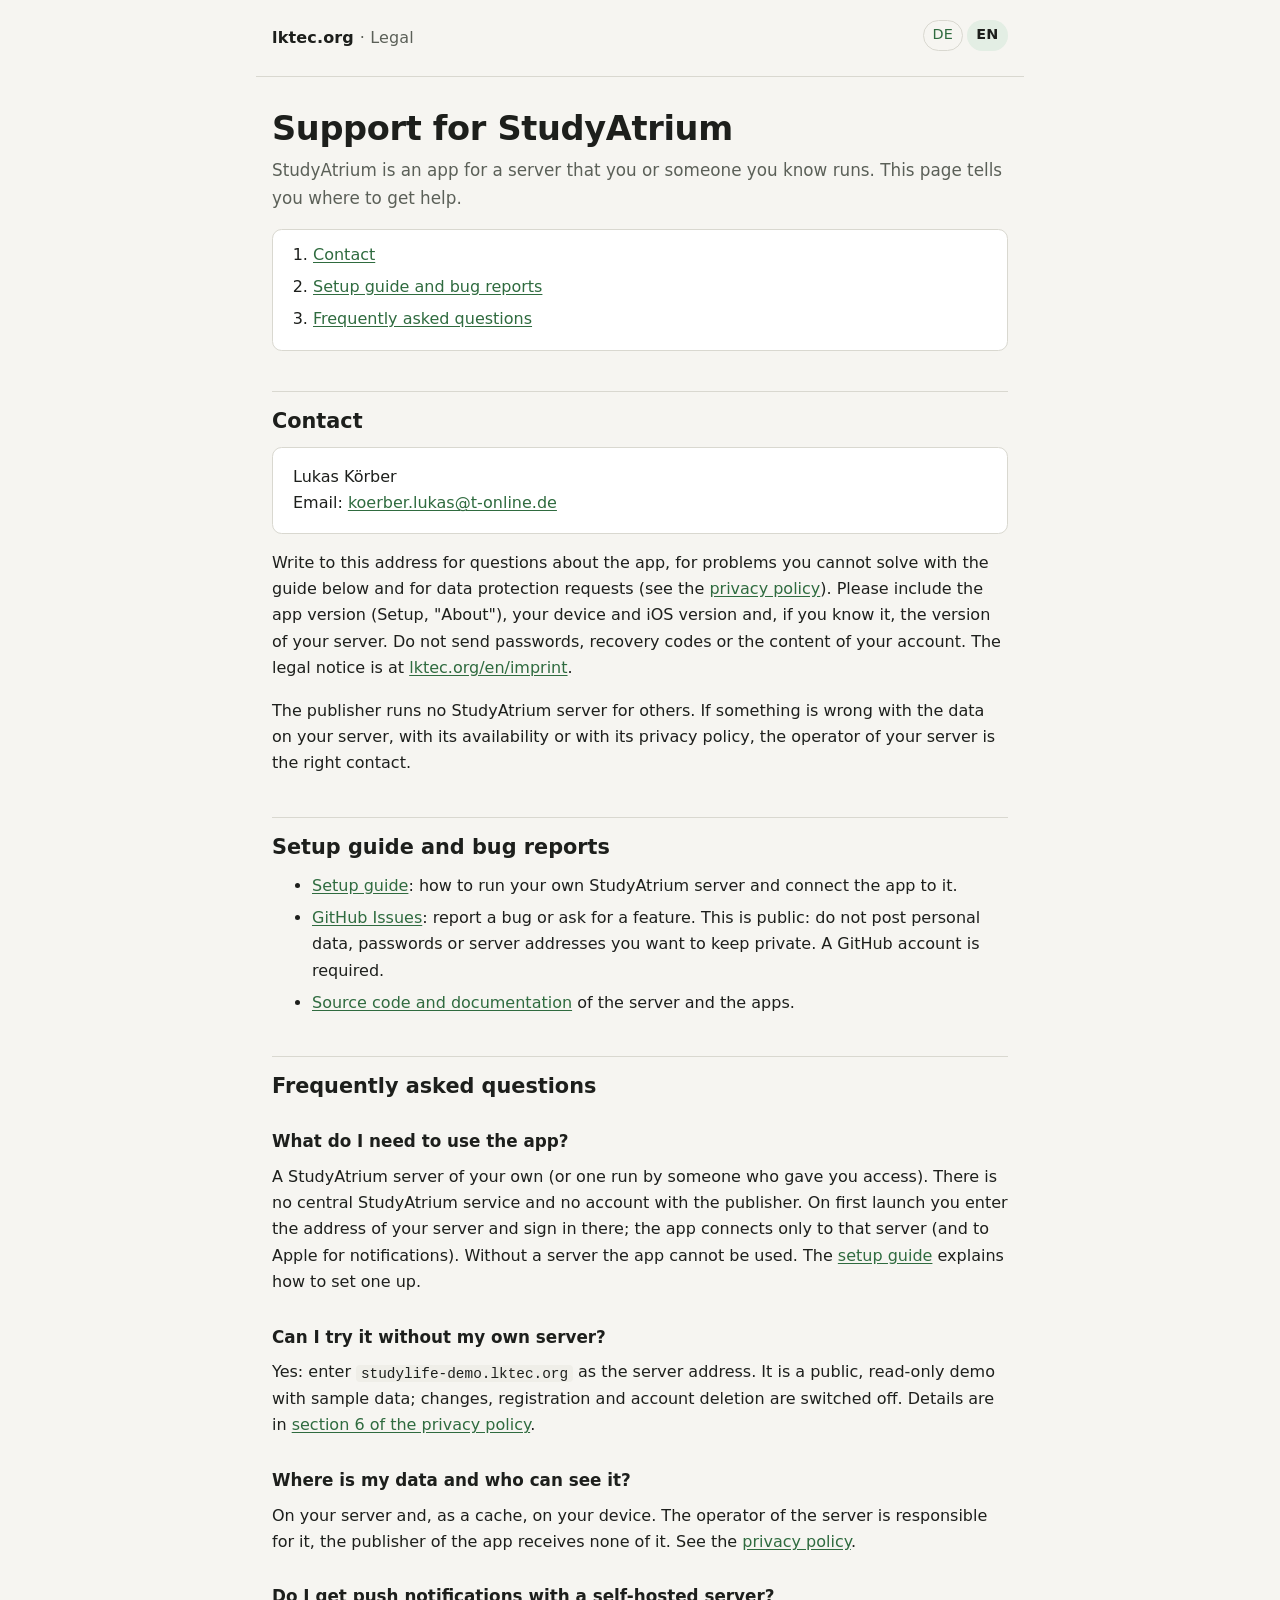
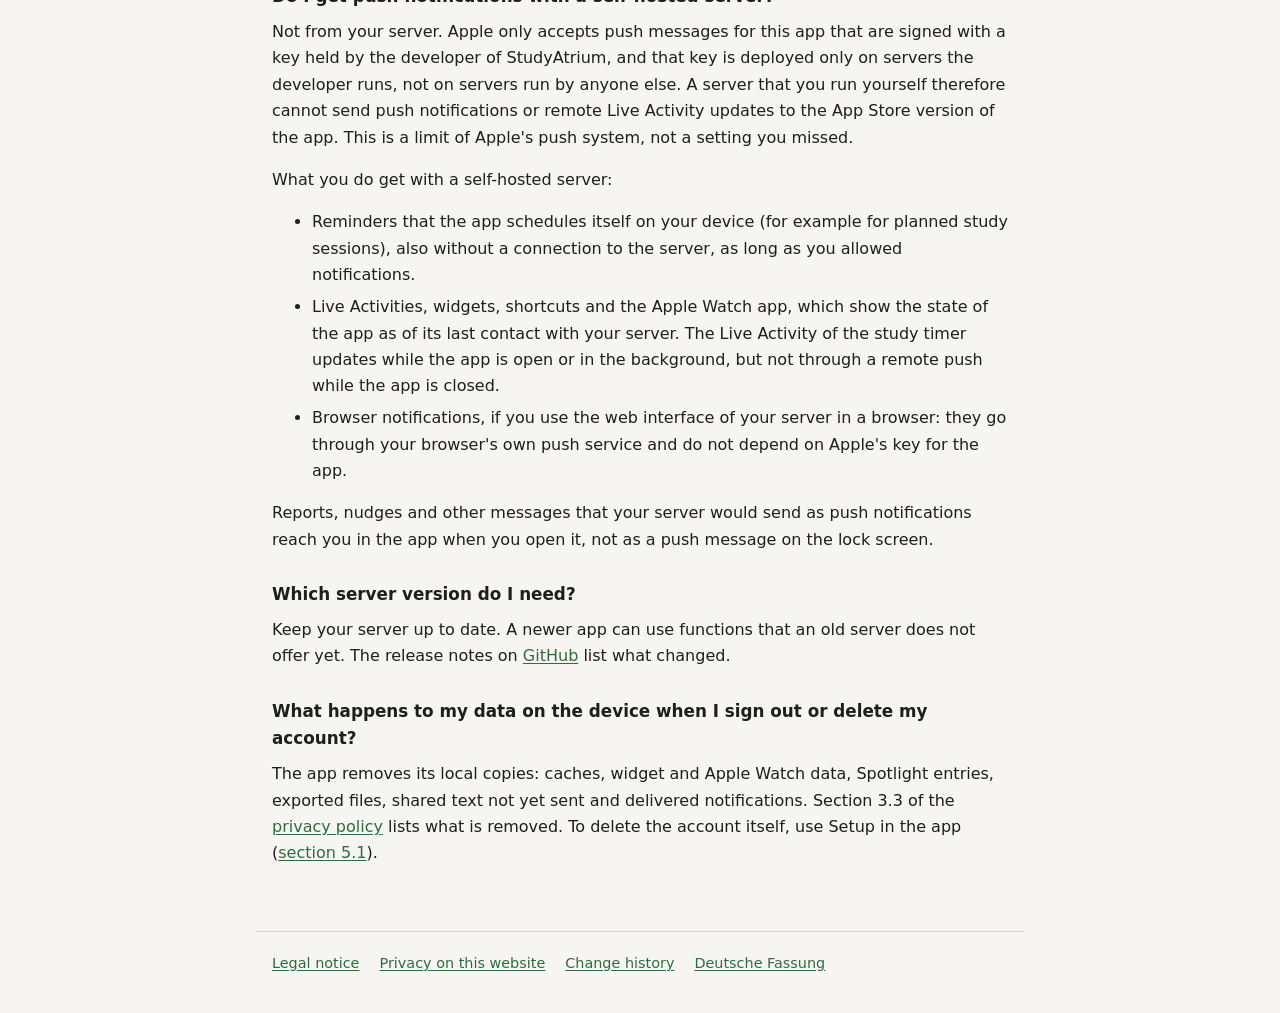
<file: en/studylife/support/index.html>
<!doctype html>
<html lang="en">
<head>
<meta charset="utf-8">
<meta name="viewport" content="width=device-width, initial-scale=1">
<title>Moved – StudyAtrium – lktec.org</title>
<meta http-equiv="refresh" content="0; url=/en/studyatrium/support/">
<link rel="canonical" href="https://legal.lktec.org/en/studyatrium/support/">
<meta name="robots" content="noindex">
<link rel="stylesheet" href="/assets/style.css">
<link rel="icon" href="/assets/favicon.svg" type="image/svg+xml">
<link rel="icon" href="/assets/favicon-32.png" type="image/png" sizes="32x32">
</head>
<body>
<main id="content">
  <p>Moved to <a href="/en/studyatrium/support/">https://legal.lktec.org/en/studyatrium/support/</a></p>
</main>
</body>
</html>
</file>
<file: assets/style.css>
/* legal.lktec.org - one small stylesheet, no external resources. */
:root {
  color-scheme: light dark;
  --bg: #f6f5f1;
  --surface: #ffffff;
  --text: #1d1f1c;
  --muted: #5b6058;
  --line: #d9d8d0;
  --accent: #2f6b3f;
  --accent-soft: #e3eee4;
  --focus: #1f5fbf;
  --code-bg: #efeee8;
  --measure: 46rem;
}
@media (prefers-color-scheme: dark) {
  :root:not([data-theme="light"]) {
    --bg: #141613;
    --surface: #1b1e1a;
    --text: #e6e7e2;
    --muted: #a3a89f;
    --line: #33382f;
    --accent: #8cc79a;
    --accent-soft: #233127;
    --focus: #8ab4ff;
    --code-bg: #252a23;
  }
}
:root[data-theme="dark"] {
  --bg: #141613;
  --surface: #1b1e1a;
  --text: #e6e7e2;
  --muted: #a3a89f;
  --line: #33382f;
  --accent: #8cc79a;
  --accent-soft: #233127;
  --focus: #8ab4ff;
  --code-bg: #252a23;
}

* { box-sizing: border-box; }
html { -webkit-text-size-adjust: 100%; }
body {
  margin: 0;
  background: var(--bg);
  color: var(--text);
  font: 1rem/1.65 system-ui, -apple-system, "Segoe UI", Roboto, "Helvetica Neue", Arial, sans-serif;
  overflow-wrap: anywhere;
}
a { color: var(--accent); text-underline-offset: 0.15em; }
a:hover { text-decoration-thickness: 2px; }
:focus-visible { outline: 3px solid var(--focus); outline-offset: 2px; }

.skip {
  position: absolute; left: 1rem; top: -4rem;
  background: var(--surface); color: var(--text);
  padding: 0.5rem 0.75rem; border: 1px solid var(--line); border-radius: 0.4rem;
  z-index: 10;
}
.skip:focus { top: 1rem; }

.site-header, main, .site-footer {
  width: 100%; max-width: calc(var(--measure) + 2rem);
  margin: 0 auto; padding: 0 1rem;
}
.site-header {
  display: flex; align-items: center; justify-content: space-between; gap: 1rem;
  padding-top: 1.25rem; padding-bottom: 1.25rem;
  border-bottom: 1px solid var(--line);
}
.brand { font-weight: 650; letter-spacing: 0.01em; color: var(--text); text-decoration: none; }
.brand span { color: var(--muted); font-weight: 450; }
.lang-switch { display: flex; gap: 0.25rem; margin: 0; padding: 0; list-style: none; font-size: 0.9rem; }
.lang-switch a, .lang-switch [aria-current] {
  display: inline-block; padding: 0.15rem 0.55rem; border-radius: 999px;
  border: 1px solid var(--line); text-decoration: none;
}
.lang-switch [aria-current] { background: var(--accent-soft); color: var(--text); border-color: transparent; font-weight: 600; }

main { padding-top: 2rem; padding-bottom: 3rem; }
h1 { font-size: clamp(1.6rem, 4vw, 2.1rem); line-height: 1.2; margin: 0 0 0.5rem; letter-spacing: -0.01em; }
h2 { font-size: 1.3rem; line-height: 1.3; margin: 2.5rem 0 0.75rem; padding-top: 1rem; border-top: 1px solid var(--line); }
h3 { font-size: 1.05rem; margin: 1.75rem 0 0.5rem; }
p, ul, ol, dl, table { margin: 0 0 1rem; }
li { margin-bottom: 0.35rem; }
.lead { color: var(--muted); font-size: 1.05rem; }
.meta { color: var(--muted); font-size: 0.9rem; }
code { background: var(--code-bg); padding: 0.05rem 0.3rem; border-radius: 0.25rem; font-size: 0.9em; }
address { font-style: normal; }

.card {
  background: var(--surface); border: 1px solid var(--line); border-radius: 0.6rem;
  padding: 1rem 1.25rem; margin: 0 0 1rem;
}
.note { border-left: 4px solid var(--accent); }

.toc { background: var(--surface); border: 1px solid var(--line); border-radius: 0.6rem; padding: 0.75rem 1.25rem; }
.toc ol { margin: 0; padding-left: 1.25rem; }

dl.facts { display: grid; grid-template-columns: minmax(8rem, 12rem) 1fr; gap: 0.35rem 1rem; }
dl.facts dt { font-weight: 600; }
dl.facts dd { margin: 0; }
@media (max-width: 34rem) {
  dl.facts { grid-template-columns: 1fr; }
  dl.facts dd { margin-bottom: 0.5rem; }
}

.table-wrap { overflow-x: auto; margin: 0 0 1rem; }
table { border-collapse: collapse; width: 100%; font-size: 0.95rem; background: var(--surface); }
th, td { text-align: left; vertical-align: top; padding: 0.5rem 0.65rem; border: 1px solid var(--line); }
th { background: var(--accent-soft); }

.apps { list-style: none; padding: 0; display: grid; gap: 0.75rem; }
.apps a { font-weight: 600; font-size: 1.1rem; }

.site-footer {
  border-top: 1px solid var(--line);
  padding-top: 1.25rem; padding-bottom: 2rem;
  color: var(--muted); font-size: 0.9rem;
}
.site-footer ul { list-style: none; padding: 0; margin: 0; display: flex; flex-wrap: wrap; gap: 0.5rem 1.25rem; }

/* Open points: visible in review, rejected by scripts/check.py. */
mark.todo { background: #ffe36e; color: #1d1f1c; padding: 0.05rem 0.3rem; border-radius: 0.25rem; font-weight: 600; }
</file>
